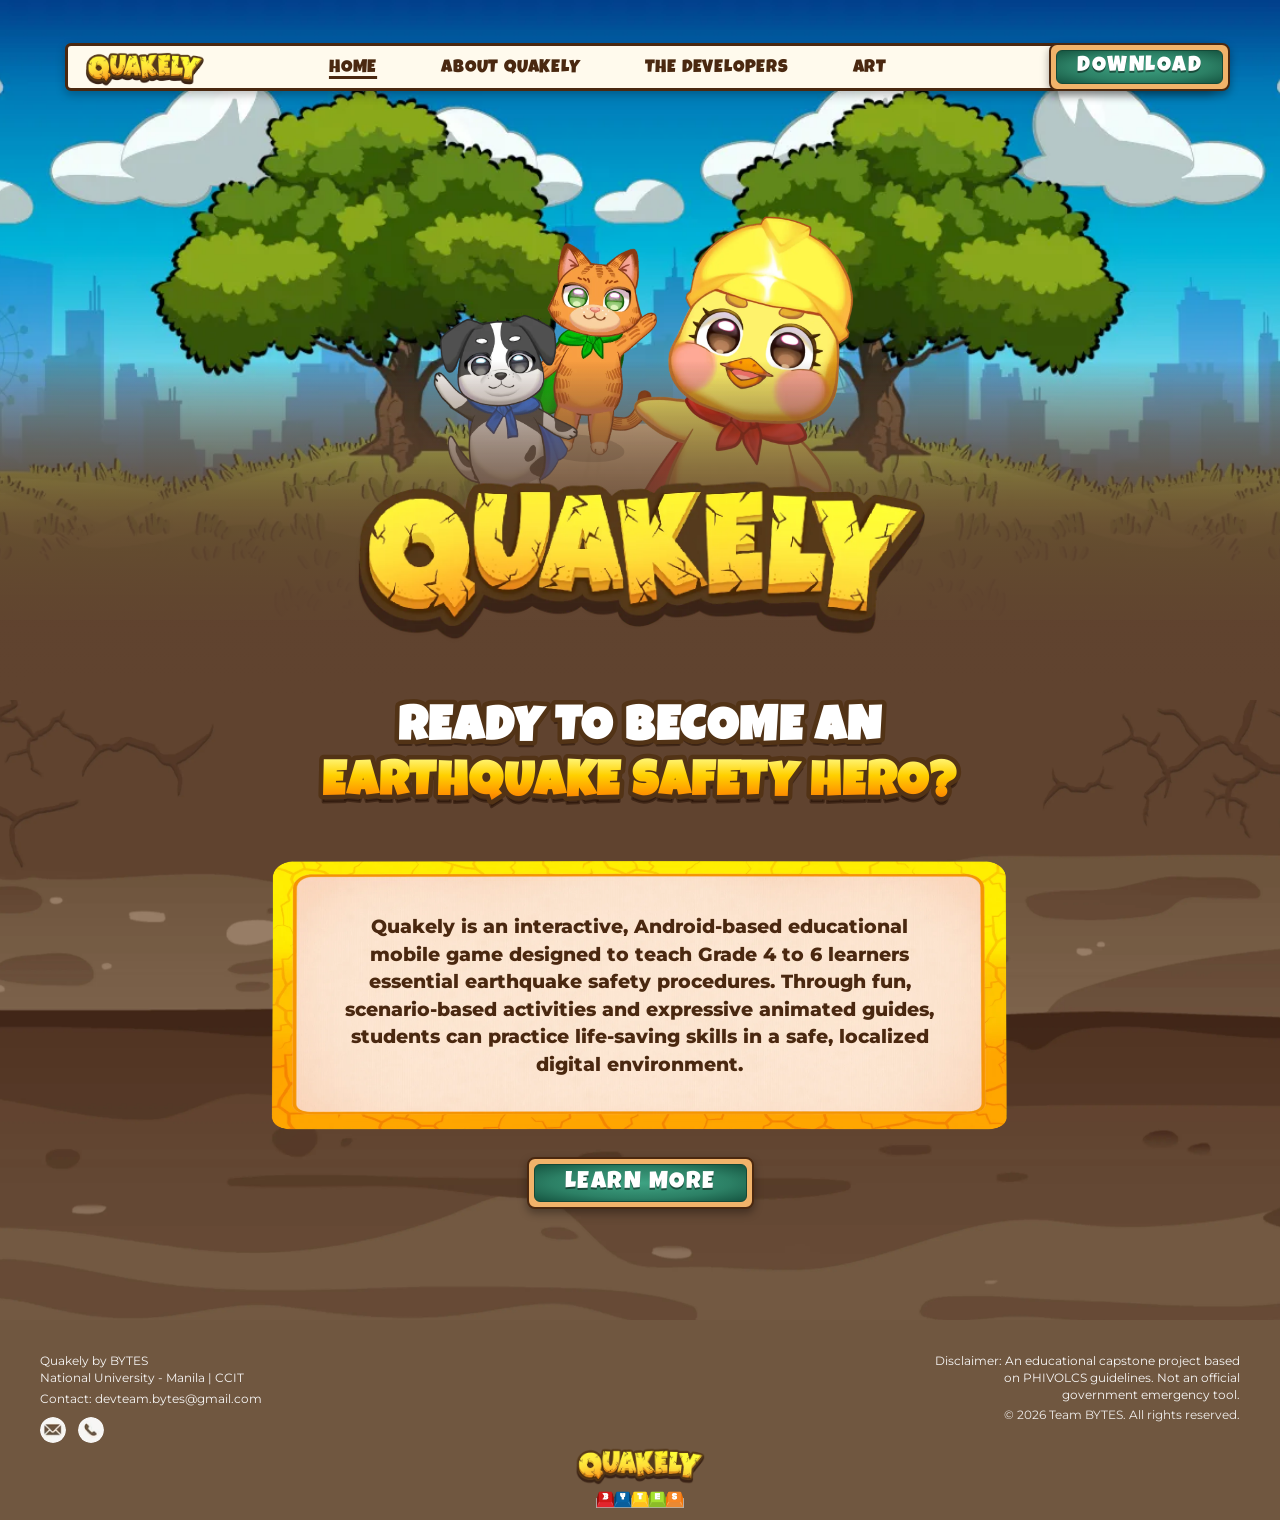
<file: Quakely_Turnover/index.html>
<!doctype html>
<html lang="en">
  <head>
    <meta charset="utf-8" />
    <meta name="viewport" content="width=device-width, initial-scale=1.0" />
    <title>Quakely - Ready to Become an Earthquake Safety Hero?</title>
    <link rel="icon" type="image/png" href="Q LOGO 2.png" />

    <meta
      property="og:title"
      content="Quakely - Ready to Become an Earthquake Safety Hero?"
    />
    <meta
      property="og:image"
      content="https://quakelywebsite.vercel.app/Home%20Assets/HOME%20FULL%20ART%202.webp"
    />
    <meta
      property="og:url"
      content="https://quakelywebsite.vercel.app/index.html"
    />
    <meta property="og:type" content="website" />

    <link href="https://fonts.googleapis.com" rel="preconnect" />
    <link href="https://fonts.gstatic.com" rel="preconnect" />
    <link
      href="https://fonts.googleapis.com/css2?family=Luckiest+Guy&family=Montserrat:ital,wght@0,400;0,500;0,700;0,800;1,400&display=swap"
      rel="stylesheet"
    />
    <link
      rel="preload"
      as="image"
      href="Home Assets/HOME FULL ART 1.webp"
      fetchpriority="high"
    />
    <link href="styles/index.css" rel="stylesheet" />
  </head>
  <body>
    <div class="page-wrapper">
      <main class="content-landmark">
        <section class="section-art">
          <header class="navbar">
            <a class="nav-logo" href="index.html">
              <img
                alt="Quakely Logo"
                height="356"
                src="Home Assets/Quakely Primary Logo.webp"
                width="2000"
              />
            </a>
            <button
              aria-expanded="false"
              aria-label="Menu"
              id="resp-nav-toggle"
            >
              ☰
            </button>
            <ul class="nav-links">
              <li><a class="active" href="index.html">HOME</a></li>
              <li><a href="about.html">ABOUT QUAKELY</a></li>
              <li><a href="devs.html">THE DEVELOPERS</a></li>
              <li><a href="art.html">ART</a></li>
              <li class="nav-download-item">
                <a class="btn-download" href="download.html">
                  <span>DOWNLOAD</span>
                </a>
              </li>
            </ul>
          </header>
          <div class="characters-container">
            <img
              alt="Ningning"
              class="char-gif char-ningning"
              height="2000"
              loading="lazy"
              src="Home Assets/NINGNING HOME.webp"
              width="1125"
            />
            <img
              alt="Paopao"
              class="char-gif char-paopao"
              height="2000"
              loading="lazy"
              src="Home Assets/PAOPAO HOME.webp"
              width="1125"
            />
            <img
              alt="Chichi"
              class="char-gif char-chichi"
              height="2000"
              loading="lazy"
              src="Home Assets/CHICHI HOME.webp"
              width="1125"
            />
          </div>
        </section>
        <div class="gradient-overlay-wrapper">
          <img
            alt="Brown Gradient"
            class="gradient-bg-img"
            height="578"
            loading="lazy"
            src="Home Assets/BROWN GRADIENT.webp"
            width="4277"
          />
          <div class="hero-center-logo">
            <img
              alt="Quakely"
              class="hero-logo-img"
              height="356"
              src="Home Assets/Quakely Primary Logo.webp"
              width="2000"
            />
          </div>
          <div class="hero-headline">
            <svg class="headline-svg" viewbox="0 0 1200 180">
              <defs>
                <lineargradient
                  id="yellowOrangeGrad"
                  x1="0%"
                  x2="0%"
                  y1="0%"
                  y2="100%"
                >
                  <stop offset="0%" stop-color="#FFF77A"></stop>
                  <stop offset="35%" stop-color="#FFD000"></stop>
                  <stop offset="70%" stop-color="#FF9600"></stop>
                  <stop offset="100%" stop-color="#E05B00"></stop>
                </lineargradient>
              </defs>
              <text class="white-shadow" x="50%" y="90">
                READY TO BECOME AN
              </text>
              <text class="white-stroke" x="50%" y="90">
                READY TO BECOME AN
              </text>
              <text class="white-fill" x="50%" y="90">READY TO BECOME AN</text>
              <text class="yellow-shadow" x="50%" y="150">
                EARTHQUAKE SAFETY HERO?
              </text>
              <text class="yellow-stroke" x="50%" y="150">
                EARTHQUAKE SAFETY HERO?
              </text>
              <text class="yellow-fill" x="50%" y="150">
                EARTHQUAKE SAFETY HERO?
              </text>
            </svg>
          </div>
        </div>
        <section class="section-layers">
          <div class="yellow-base-wrapper">
            <img
              alt="Yellow Base"
              class="yellow-base-bg"
              height="1025"
              loading="lazy"
              src="Home Assets/YELLOW BASE.webp"
              width="2788"
            />
            <div class="info-card-text">
              <p>
                Quakely is an interactive, Android-based educational mobile game
                designed to teach Grade 4 to 6 learners essential earthquake
                safety procedures. Through fun, scenario-based activities and
                expressive animated guides, students can practice life-saving
                skills in a safe, localized digital environment.
              </p>
            </div>
          </div>
          <a class="btn-learn-more" href="about.html">
            <span>Learn More</span>
          </a>
        </section>
      </main>
      <footer class="footer">
        <div class="footer-inner">
          <div class="footer-columns">
            <div class="footer-left">
              <p>Quakely by BYTES</p>
              <p>National University - Manila | CCIT</p>
              <p style="margin-top: 4px">
                Contact:
                <a
                  class="email-link"
                  href="https://mail.google.com/mail/?view=cm&fs=1&to=devteam.bytes@gmail.com"
                  rel="noopener noreferrer"
                  target="_blank"
                >
                  devteam.bytes@gmail.com
                </a>
              </p>
              <div class="contact-icons-row">
                <a
                  class="contact-icon-circle"
                  href="https://mail.google.com/mail/?view=cm&fs=1&to=devteam.bytes@gmail.com"
                  rel="noopener noreferrer"
                  target="_blank"
                  title="Compose Email in Gmail"
                >
                  <img
                    alt="Email"
                    height="30"
                    loading="lazy"
                    src="Home Assets/EMAIL ICON.webp"
                    width="30"
                  />
                </a>
                <a
                  class="contact-icon-circle"
                  href="tel:+639991867943"
                  title="Call Us"
                >
                  <img
                    alt="Phone"
                    height="30"
                    loading="lazy"
                    src="Home Assets/PHONE ICON.webp"
                    width="30"
                  />
                </a>
              </div>
            </div>
            <div class="footer-right">
              <p style="padding-bottom: 4px">
                Disclaimer: An educational capstone project based<br />
                on PHIVOLCS guidelines. Not an official<br />
                government emergency tool.
              </p>
              <p class="copyright">© 2026 Team BYTES. All rights reserved.</p>
            </div>
          </div>
          <div class="footer-center">
            <div class="footer-logos">
              <img
                alt="Quakely Logo"
                class="quakely-logo"
                height="356"
                src="Home Assets/Quakely Primary Logo.webp"
                width="2000"
              />
              <img
                alt="BYTES Logo"
                class="bytes-logo"
                height="606"
                src="Home Assets/BYTES logo transp bg.webp"
                width="2686"
              />
            </div>
          </div>
        </div>
      </footer>
    </div>
    <script>
      // Responsive Navbar Toggle
      const navToggle = document.getElementById("resp-nav-toggle");
      const navbar = document.querySelector(".navbar");
      if (navToggle && navbar && !navToggle.dataset.bound) {
        navToggle.dataset.bound = "true";
        navToggle.addEventListener("click", () => {
          const isExpanded = navToggle.getAttribute("aria-expanded") === "true";
          navToggle.setAttribute("aria-expanded", !isExpanded);
          navbar.classList.toggle("resp-open");
        });
      }
    </script>
  </body>
</html>
</file>
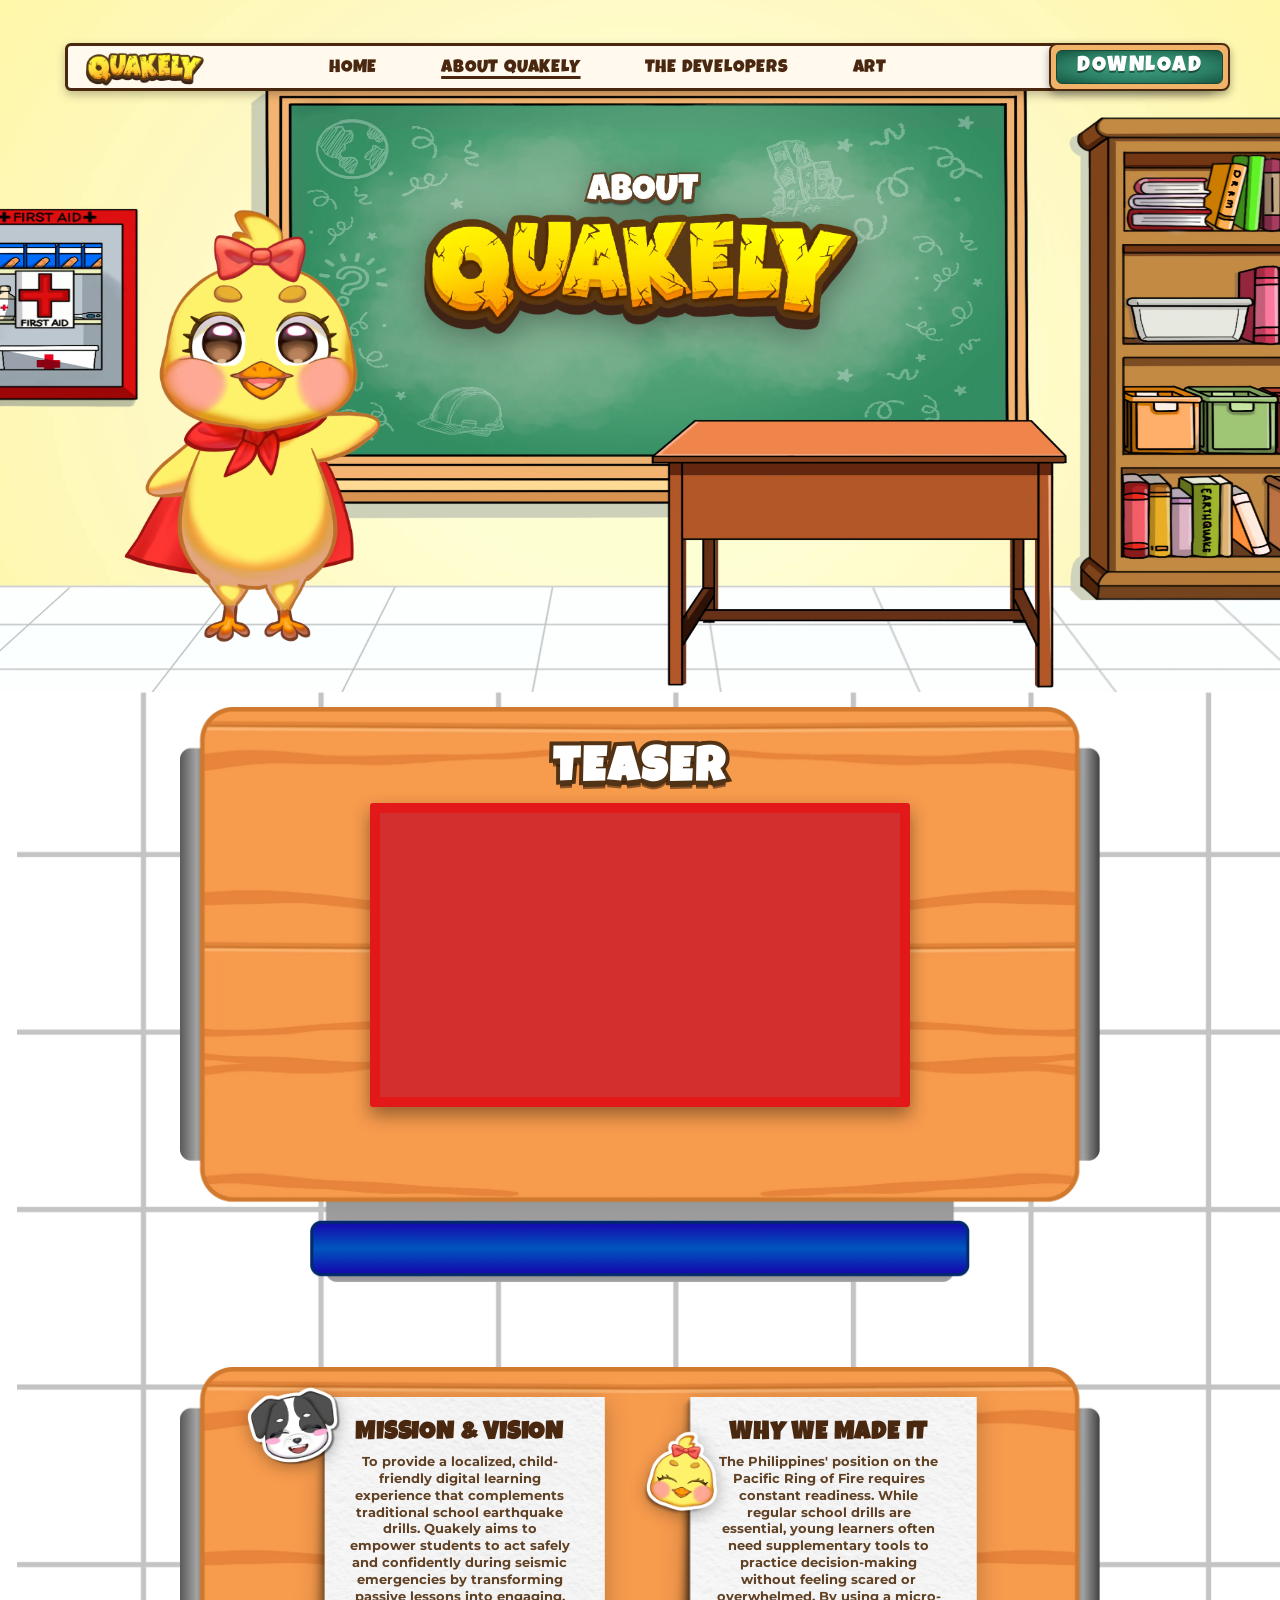
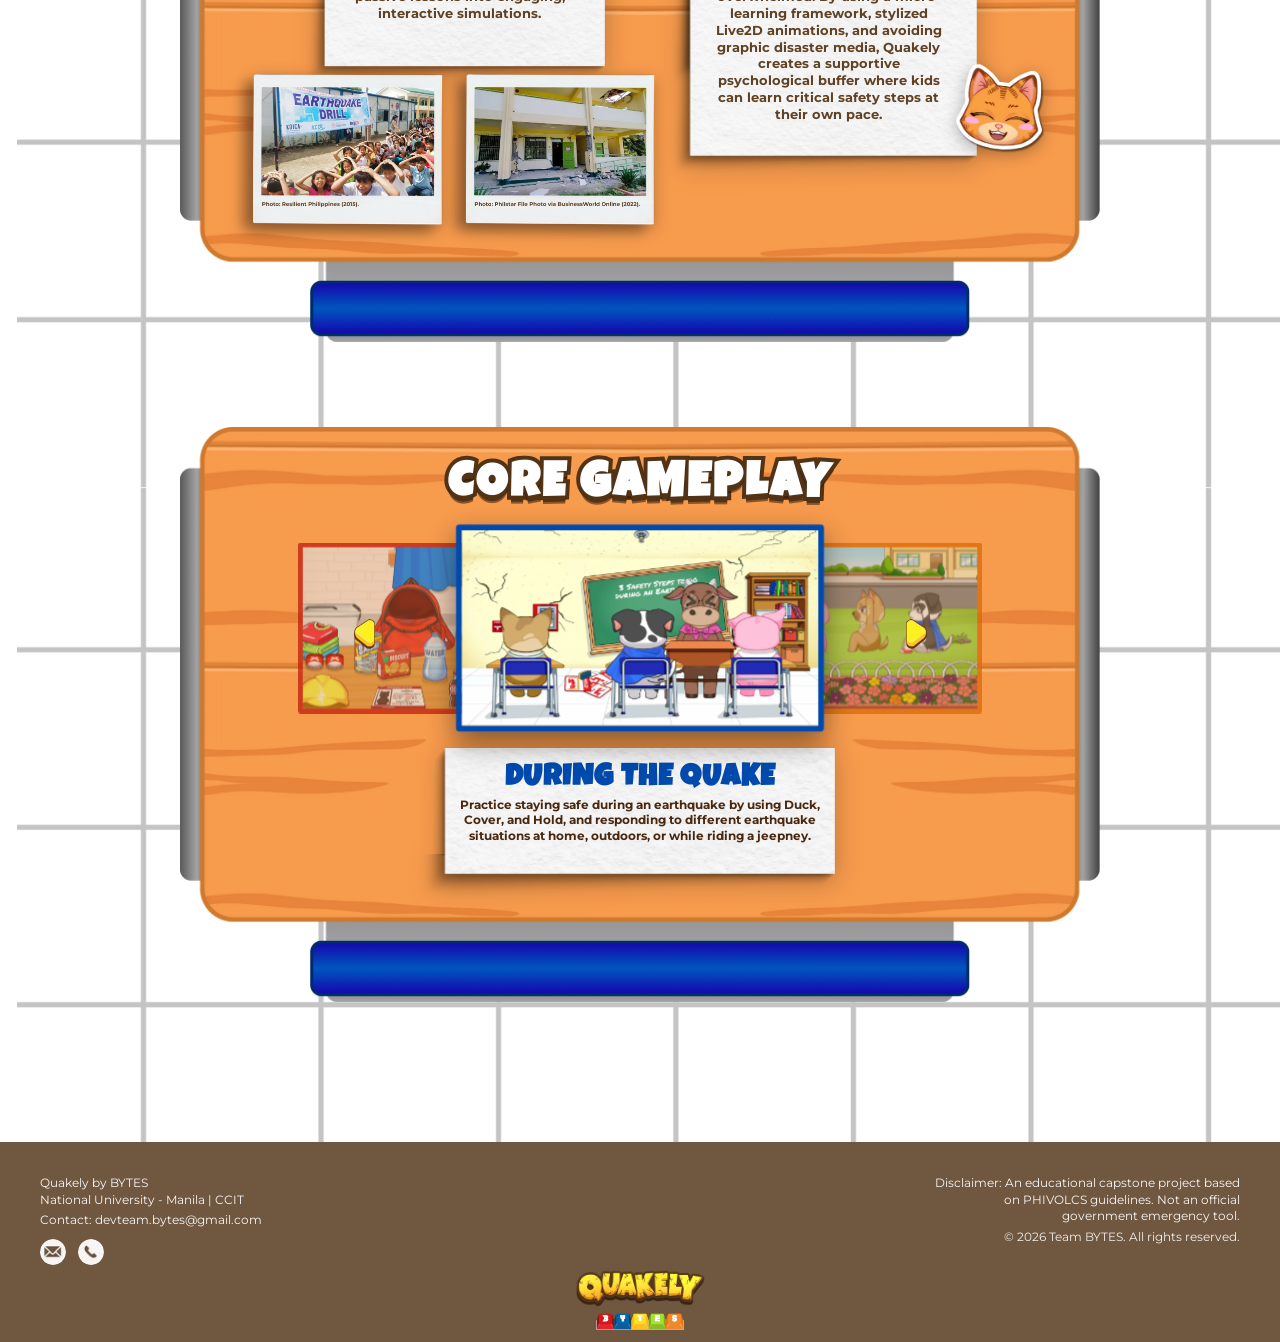
<file: Quakely_Turnover/about.html>
<!doctype html>
<html lang="en">
  <head>
    <link rel="preload" as="image" href="About Assets/ABT FULL ART 4.webp" />
    <meta charset="utf-8" />
    <meta
      name="viewport"
      content="width=device-width, initial-scale=1.0, maximum-scale=1.0, user-scalable=no"
    />
    <title>About Quakely - Earthquake Safety Hero</title>
    <link rel="icon" type="image/png" href="Q LOGO 2.png" />

    <meta property="og:title" content="Learn more about Quakely!" />
    <meta
      property="og:image"
      content="https://quakelywebsite.vercel.app/Home%20Assets/HOME%20FULL%20ART%202.webp"
    />
    <meta
      property="og:url"
      content="https://quakelywebsite.vercel.app/about.html"
    />
    <meta property="og:type" content="website" />

    <link href="https://fonts.googleapis.com" rel="preconnect" />
    <link crossorigin="" href="https://fonts.gstatic.com" rel="preconnect" />
    <link
      href="https://fonts.googleapis.com/css2?family=Luckiest+Guy&family=Montserrat:ital,wght@0,400;0,500;0,700;0,800;1,400&display=swap"
      rel="stylesheet"
    />
    <link href="styles/about.css" rel="stylesheet" />
    <style>
      /* Nav logo + links hover */
      .nav-logo {
        display: inline-block;
        transition:
          translate 0.25s ease,
          filter 0.25s ease;
      }

      .nav-logo:hover {
        translate: 0 -2px;
        filter: brightness(1.08) drop-shadow(0 4px 10px rgba(0, 0, 0, 0.15));
      }

      .nav-links a {
        display: inline-block;
        transition:
          translate 0.2s ease,
          filter 0.2s ease;
      }

      .nav-links a:hover {
        translate: 0 -2px;
        filter: brightness(1.15);
      }

      .btn-download {
        display: inline-block;
        transition:
          translate 0.2s ease,
          filter 0.2s ease;
      }

      .btn-download:hover {
        translate: 0 -3px;
        filter: brightness(1.1);
      }

      /* Hero About logo hover (Chichi gif excluded) */
      .hero-abt-logo {
        position: relative;
        z-index: 2;
        cursor: pointer;
        transition:
          translate 0.25s ease,
          filter 0.25s ease;
      }

      .hero-abt-logo:hover {
        translate: 0 -4px;
        filter: brightness(1.08) drop-shadow(0 8px 18px rgba(0, 0, 0, 0.2));
      }

      /* Teaser video container hover */
      .red-video-container {
        transition:
          translate 0.25s ease,
          filter 0.25s ease;
        cursor: pointer;
      }

      .red-video-container:hover {
        translate: 0 -4px;
        filter: brightness(1.05) drop-shadow(0 8px 16px rgba(0, 0, 0, 0.2));
      }

      /* Mascot stickers hover */
      .sticker-paopao,
      .sticker-chichi,
      .sticker-ningning {
        transition:
          translate 0.25s ease,
          filter 0.25s ease;
        cursor: pointer;
      }

      .sticker-paopao:hover,
      .sticker-chichi:hover,
      .sticker-ningning:hover {
        translate: 0 -5px;
        filter: brightness(1.08) drop-shadow(0 6px 14px rgba(0, 0, 0, 0.18));
      }

      /* Paper cards hover (Mission/Vision, Why We Made It, Gameplay paper) */
      .paper-card,
      .gameplay-paper-wrapper {
        transition:
          translate 0.25s ease,
          filter 0.25s ease;
      }

      .paper-card:hover,
      .gameplay-paper-wrapper:hover {
        translate: 0 -4px;
        filter: brightness(1.04) drop-shadow(0 8px 16px rgba(0, 0, 0, 0.15));
      }

      /* Polaroid photos hover */
      .polaroids-row img {
        transition:
          translate 0.25s ease,
          filter 0.25s ease;
        cursor: pointer;
      }

      .polaroids-row img:hover {
        translate: 0 -4px;
        filter: brightness(1.06) drop-shadow(0 6px 12px rgba(0, 0, 0, 0.18));
      }

      /* Carousel arrows - press/keyboard feedback instead of hover (works on touch too) */
      .carousel-btn {
        transition:
          translate 0.15s ease,
          filter 0.15s ease;
      }

      /* Carousel cards - persistent highlight on the active card, press feedback on tap */
      .carousel-card {
        transition:
          transform 0.25s ease,
          box-shadow 0.25s ease;
        cursor: pointer;
      }

      .carousel-card:focus-visible {
        outline: 3px solid #ffd000;
        outline-offset: 2px;
      }

      /* Contact icons hover */
      .contact-icon-circle {
        transition:
          translate 0.2s ease,
          filter 0.2s ease;
      }

      .contact-icon-circle:hover {
        translate: 0 -3px;
        filter: brightness(1.1) drop-shadow(0 4px 8px rgba(0, 0, 0, 0.15));
      }
    </style>
  </head>
  <body>
    <div class="page-wrapper">
      <!-- Top Section -->
      <section class="section-art">
        <header class="navbar">
          <a class="nav-logo" href="index.html">
            <img
              alt="Quakely Logo"
              height="356"
              src="Home Assets/Quakely Primary Logo.webp"
              width="2000"
            />
          </a>
          <button aria-expanded="false" aria-label="Menu" id="resp-nav-toggle">
            ☰
          </button>

          <ul class="nav-links">
            <li><a href="index.html">HOME</a></li>
            <li><a class="active" href="about.html">ABOUT QUAKELY</a></li>
            <li><a href="devs.html">THE DEVELOPERS</a></li>
            <li><a href="art.html">ART</a></li>
            <li class="nav-download-item">
              <a class="btn-download" href="download.html">
                <span>DOWNLOAD</span>
              </a>
            </li>
          </ul>
        </header>
        <div class="hero-content-stage">
          <img
            alt="About Quakely Logo"
            class="hero-abt-logo"
            height="563"
            src="About Assets/ABT LOGO.webp"
            width="1369"
          />
          <img
            class="hero-chick-gif desktop-only"
            src="About Assets/chichi_point_talk.webp"
            alt="Chichi talking"
            width="720"
            height="1280"
          />
        </div>
      </section>
      <!--Floor Background -->
      <main class="floor-section">
        <!-- Table 1: Teaser Section -->
        <div class="table-board-unit">
          <img
            alt="Table and Chair Board"
            class="table-chair-bg"
            height="2369"
            loading="lazy"
            src="About Assets/TABLE AND CHAIR.webp"
            width="3791"
          />
          <div class="board-overlay-content">
            <h2 class="section-board-title title-teaser">TEASER</h2>
            <div class="red-video-container">
              <iframe
                loading="lazy"
                allow="
                  accelerometer;
                  autoplay;
                  clipboard-write;
                  encrypted-media;
                  gyroscope;
                  picture-in-picture;
                  web-share;
                "
                allowfullscreen=""
                frameborder="0"
                src="https://www.youtube.com/embed/n-upKyNUd9M"
                style="display: block; width: 100%; height: 100%; border: 0"
                title="Quakely Teaser"
              ></iframe>
            </div>
          </div>
        </div>
        <!-- Table 2 -->
        <div class="table-board-unit">
          <img
            alt="Table and Chair Board"
            class="table-chair-bg"
            height="2369"
            loading="lazy"
            src="About Assets/TABLE AND CHAIR.webp"
            width="3791"
          />
          <div class="board-overlay-content" style="padding-top: 20px">
            <div class="papers-layout-wrapper">
              <img
                alt="Paopao Mascot"
                class="sticker-paopao"
                height="572"
                loading="lazy"
                src="About Assets/PAOPAO STICKER.webp"
                width="591"
              />
              <img
                alt="Chichi Mascot"
                class="sticker-chichi"
                height="563"
                loading="lazy"
                src="About Assets/CHICHI STICKER.webp"
                width="569"
              />
              <img
                alt="Ningning Mascot"
                class="sticker-ningning"
                height="578"
                loading="lazy"
                src="About Assets/NINGNING STICKER.webp"
                width="575"
              />
              <div class="left-paper-column">
                <div class="paper-card">
                  <img
                    alt="Mission and Vision"
                    class="paper-short-img"
                    height="1266"
                    loading="lazy"
                    src="About Assets/WHITE PAPER SHORT.webp"
                    width="1266"
                  />
                  <div class="paper-text-overlay overlay-left">
                    <h3 class="paper-heading">MISSION & VISION</h3>
                    <p class="paper-text">
                      To provide a localized, child-friendly digital learning
                      experience that complements traditional school earthquake
                      drills. Quakely aims to empower students to act safely and
                      confidently during seismic emergencies by transforming
                      passive lessons into engaging, interactive simulations.
                    </p>
                  </div>
                </div>
                <div class="polaroids-row">
                  <img
                    alt="Earthquake Drill"
                    height="747"
                    loading="lazy"
                    src="About Assets/POLA 2.webp"
                    width="900"
                  />
                  <img
                    alt="Drill Photo"
                    height="747"
                    loading="lazy"
                    src="About Assets/POLA 1.webp"
                    width="900"
                  />
                </div>
              </div>
              <div class="right-paper-column">
                <div class="paper-card">
                  <img
                    alt="Why We Made It"
                    class="paper-long-img"
                    height="1672"
                    loading="lazy"
                    src="About Assets/WHITE PAPER LONG.webp"
                    width="1266"
                  />
                  <div class="paper-text-overlay overlay-right">
                    <h3 class="paper-heading">WHY WE MADE IT</h3>
                    <p class="paper-text">
                      The Philippines' position on the Pacific Ring of Fire
                      requires constant readiness. While regular school drills
                      are essential, young learners often need supplementary
                      tools to practice decision-making without feeling scared
                      or overwhelmed. By using a micro-learning framework,
                      stylized Live2D animations, and avoiding graphic disaster
                      media, Quakely creates a supportive psychological buffer
                      where kids can learn critical safety steps at their own
                      pace.
                    </p>
                  </div>
                </div>
              </div>
            </div>
          </div>
        </div>
        <!-- Table 3 -->
        <div class="table-board-unit">
          <img
            alt="Table and Chair Board"
            class="table-chair-bg"
            height="2369"
            loading="lazy"
            src="About Assets/TABLE AND CHAIR.webp"
            width="3791"
          />
          <div class="board-overlay-content">
            <h2 class="section-board-title title-gameplay">CORE GAMEPLAY</h2>
            <div class="gameplay-carousel-container">
              <button
                aria-label="Previous Slide"
                class="carousel-btn btn-prev"
                onclick="prevSlide()"
              >
                <img
                  alt="Previous"
                  class="arrow-img arrow-prev-img"
                  height="2160"
                  loading="lazy"
                  src="About Assets/Arrow.webp"
                  width="3840"
                />
              </button>
              <button
                aria-label="Next Slide"
                class="carousel-btn btn-next"
                onclick="nextSlide()"
              >
                <img
                  alt="Next"
                  class="arrow-img arrow-next-img"
                  height="2160"
                  loading="lazy"
                  src="About Assets/Arrow.webp"
                  width="3840"
                />
              </button>
              <div class="carousel-cards-stage">
                <div
                  class="carousel-card card-before prev"
                  onclick="setSlide(0)"
                >
                  <img
                    alt="Before the Quake"
                    height="4681"
                    loading="lazy"
                    src="About Assets/BEFORE CORE.webp"
                    width="10418"
                  />
                </div>
                <div
                  class="carousel-card card-during active"
                  onclick="setSlide(1)"
                >
                  <img
                    alt="During the Quake"
                    height="4684"
                    loading="lazy"
                    src="About Assets/DURING CORE.webp"
                    width="10421"
                  />
                </div>
                <div
                  class="carousel-card card-after next"
                  onclick="setSlide(2)"
                >
                  <img
                    alt="After the Quake"
                    height="886"
                    loading="lazy"
                    src="About Assets/AFTER CORE.webp"
                    width="1917"
                  />
                </div>
              </div>
              <div class="gameplay-paper-wrapper">
                <img
                  alt="Paper Container"
                  class="paper-very-short-img"
                  height="625"
                  loading="lazy"
                  src="About Assets/WHITE PAPER VERY SHORT.webp"
                  width="1719"
                />
                <div class="gameplay-text-overlay">
                  <h3
                    class="gameplay-title title-color-during"
                    id="carousel-title"
                  >
                    DURING THE QUAKE
                  </h3>
                  <p class="gameplay-desc" id="carousel-desc">
                    Learn how to pack an emergency Go Bag, familiarize yourself
                    with a First Aid kit, and spot dangerous hazards in your
                    living room, kitchen, and classroom.
                  </p>
                </div>
              </div>
            </div>
          </div>
        </div>
      </main>
      <!-- Footer -->
      <footer class="footer">
        <div class="footer-inner">
          <div class="footer-columns">
            <div class="footer-left">
              <p>Quakely by BYTES</p>
              <p>National University - Manila | CCIT</p>
              <p style="margin-top: 4px">
                Contact:
                <a
                  class="email-link"
                  href="https://mail.google.com/mail/?view=cm&fs=1&to=devteam.bytes@gmail.com"
                  rel="noopener noreferrer"
                  target="_blank"
                >
                  devteam.bytes@gmail.com
                </a>
              </p>
              <div class="contact-icons-row">
                <a
                  class="contact-icon-circle"
                  href="https://mail.google.com/mail/?view=cm&fs=1&to=devteam.bytes@gmail.com"
                  rel="noopener noreferrer"
                  target="_blank"
                  title="Compose Email in Gmail"
                >
                  <img
                    alt="Email"
                    height="30"
                    loading="lazy"
                    src="Home Assets/EMAIL ICON.webp"
                    width="30"
                  />
                </a>
                <a
                  class="contact-icon-circle"
                  href="tel:+639991867943"
                  title="Call Us"
                >
                  <img
                    alt="Phone"
                    height="30"
                    loading="lazy"
                    src="Home Assets/PHONE ICON.webp"
                    width="30"
                  />
                </a>
              </div>
            </div>
            <div class="footer-right">
              <p style="padding-bottom: 4px">
                Disclaimer: An educational capstone project based<br />
                on PHIVOLCS guidelines. Not an official<br />
                government emergency tool.
              </p>
              <p class="copyright">© 2026 Team BYTES. All rights reserved.</p>
            </div>
          </div>
          <div class="footer-center">
            <div class="footer-logos">
              <img
                alt="Quakely Logo"
                class="quakely-logo"
                height="356"
                src="Home Assets/Quakely Primary Logo.webp"
                width="2000"
              />
              <img
                alt="BYTES Logo"
                class="bytes-logo"
                height="606"
                src="Home Assets/BYTES logo transp bg.webp"
                width="2686"
              />
            </div>
          </div>
        </div>
      </footer>
    </div>
    <!-- Scripts -->
    <script>
      function togglePlay(container) {
        const video = container.querySelector("video");
        if (video) {
          if (video.paused) {
            video.play();
          } else {
            video.pause();
          }
        }
      }

      const slidesData = [
        {
          title: "BEFORE THE QUAKE",
          desc: "Prepare for an earthquake by packing essential supplies, securing dangerous objects at home and school, and identifying important safety equipment through interactive preparation tasks.",
          titleClass: "title-color-before",
        },
        {
          title: "DURING THE QUAKE",
          desc: "Practice staying safe during an earthquake by using Duck, Cover, and Hold, and responding to different earthquake situations at home, outdoors, or while riding a jeepney.",
          titleClass: "title-color-during",
        },
        {
          title: "AFTER THE QUAKE",
          desc: "Learn what to do after an earthquake by using emergency supplies, treating injuries, calling for help, clearing safe paths, and helping others evacuate while staying alert for aftershocks.",
          titleClass: "title-color-after",
        },
      ];

      let currentIndex = 1;
      let hasScrolledCarousel = false;

      function updateCarousel(cards, titleElem, descElem) {
        cards.forEach((card, index) => {
          card.classList.remove("active", "prev", "next");

          if (index === currentIndex) {
            card.classList.add("active");
          } else if (
            index ===
            (currentIndex - 1 + slidesData.length) % slidesData.length
          ) {
            card.classList.add("prev");
          } else {
            card.classList.add("next");
          }
        });

        const containers = document.querySelectorAll(".table-board-unit");
        containers.forEach((container) => {
          if (container.querySelector(".active")) {
            container.classList.add("has-active-child");
          } else {
            container.classList.remove("has-active-child");
          }
        });

        if (titleElem && descElem) {
          titleElem.textContent = slidesData[currentIndex].title;
          descElem.textContent = slidesData[currentIndex].desc;
          titleElem.className = `gameplay-title ${slidesData[currentIndex].titleClass}`;
        }
        const paperWrapper = document.querySelector(".gameplay-paper-wrapper");
        if (paperWrapper) {
          paperWrapper.style.display = "";
        }
      }

      document.addEventListener("DOMContentLoaded", () => {
        const cards = document.querySelectorAll(".carousel-card");
        const titleElem = document.getElementById("carousel-title");
        const descElem = document.getElementById("carousel-desc");
        const btnPrev = document.querySelector(".btn-prev");
        const btnNext = document.querySelector(".btn-next");
        const carouselContainer = document.querySelector(
          ".gameplay-carousel-container",
        );

        if (!cards.length) return;

        let isAnimating = false;
        const animationLockTime = 350; // matches transition duration to prevent spam taps

        const handleNext = () => {
          if (isAnimating) return;
          isAnimating = true;
          hasScrolledCarousel = true;
          currentIndex = (currentIndex + 1) % slidesData.length;
          updateCarousel(cards, titleElem, descElem);
          setTimeout(() => {
            isAnimating = false;
          }, animationLockTime);
        };

        const handlePrev = () => {
          if (isAnimating) return;
          isAnimating = true;
          hasScrolledCarousel = true;
          currentIndex =
            (currentIndex - 1 + slidesData.length) % slidesData.length;
          updateCarousel(cards, titleElem, descElem);
          setTimeout(() => {
            isAnimating = false;
          }, animationLockTime);
        };

        if (btnNext) btnNext.addEventListener("click", handleNext);
        if (btnPrev) btnPrev.addEventListener("click", handlePrev);

        cards.forEach((card) => {
          card.addEventListener("click", () => {
            if (isAnimating) return;
            isAnimating = true;
            hasScrolledCarousel = true;
            const idx = parseInt(card.getAttribute("data-index"), 10);
            if (!isNaN(idx)) {
              currentIndex = idx;
              updateCarousel(cards, titleElem, descElem);
            }
            setTimeout(() => {
              isAnimating = false;
            }, animationLockTime);
          });
        });

        // Touch event handling with passive options to prevent memory/performance leaks
        let touchStartX = 0;
        let touchEndX = 0;

        const handleTouchStart = (e) => {
          touchStartX = e.changedTouches[0].screenX;
        };

        const handleTouchEnd = (e) => {
          if (isAnimating) return;
          touchEndX = e.changedTouches[0].screenX;
          const diff = touchStartX - touchEndX;
          if (Math.abs(diff) > 50) {
            if (diff > 0) handleNext();
            else handlePrev();
          }
        };

        if (carouselContainer) {
          carouselContainer.addEventListener("touchstart", handleTouchStart, {
            passive: true,
          });
          carouselContainer.addEventListener("touchend", handleTouchEnd, {
            passive: true,
          });
        }

        updateCarousel(cards, titleElem, descElem);
        window.addEventListener("resize", () =>
          updateCarousel(cards, titleElem, descElem),
        );
      });

      // Responsive Navbar Toggle
      const navToggle = document.getElementById("resp-nav-toggle");
      const navbar = document.querySelector(".navbar");
      if (navToggle && navbar) {
        navToggle.addEventListener("click", () => {
          const isExpanded = navToggle.getAttribute("aria-expanded") === "true";
          navToggle.setAttribute("aria-expanded", !isExpanded);
          navbar.classList.toggle("resp-open");
        });
      }
    </script>
  </body>
</html>
</file>
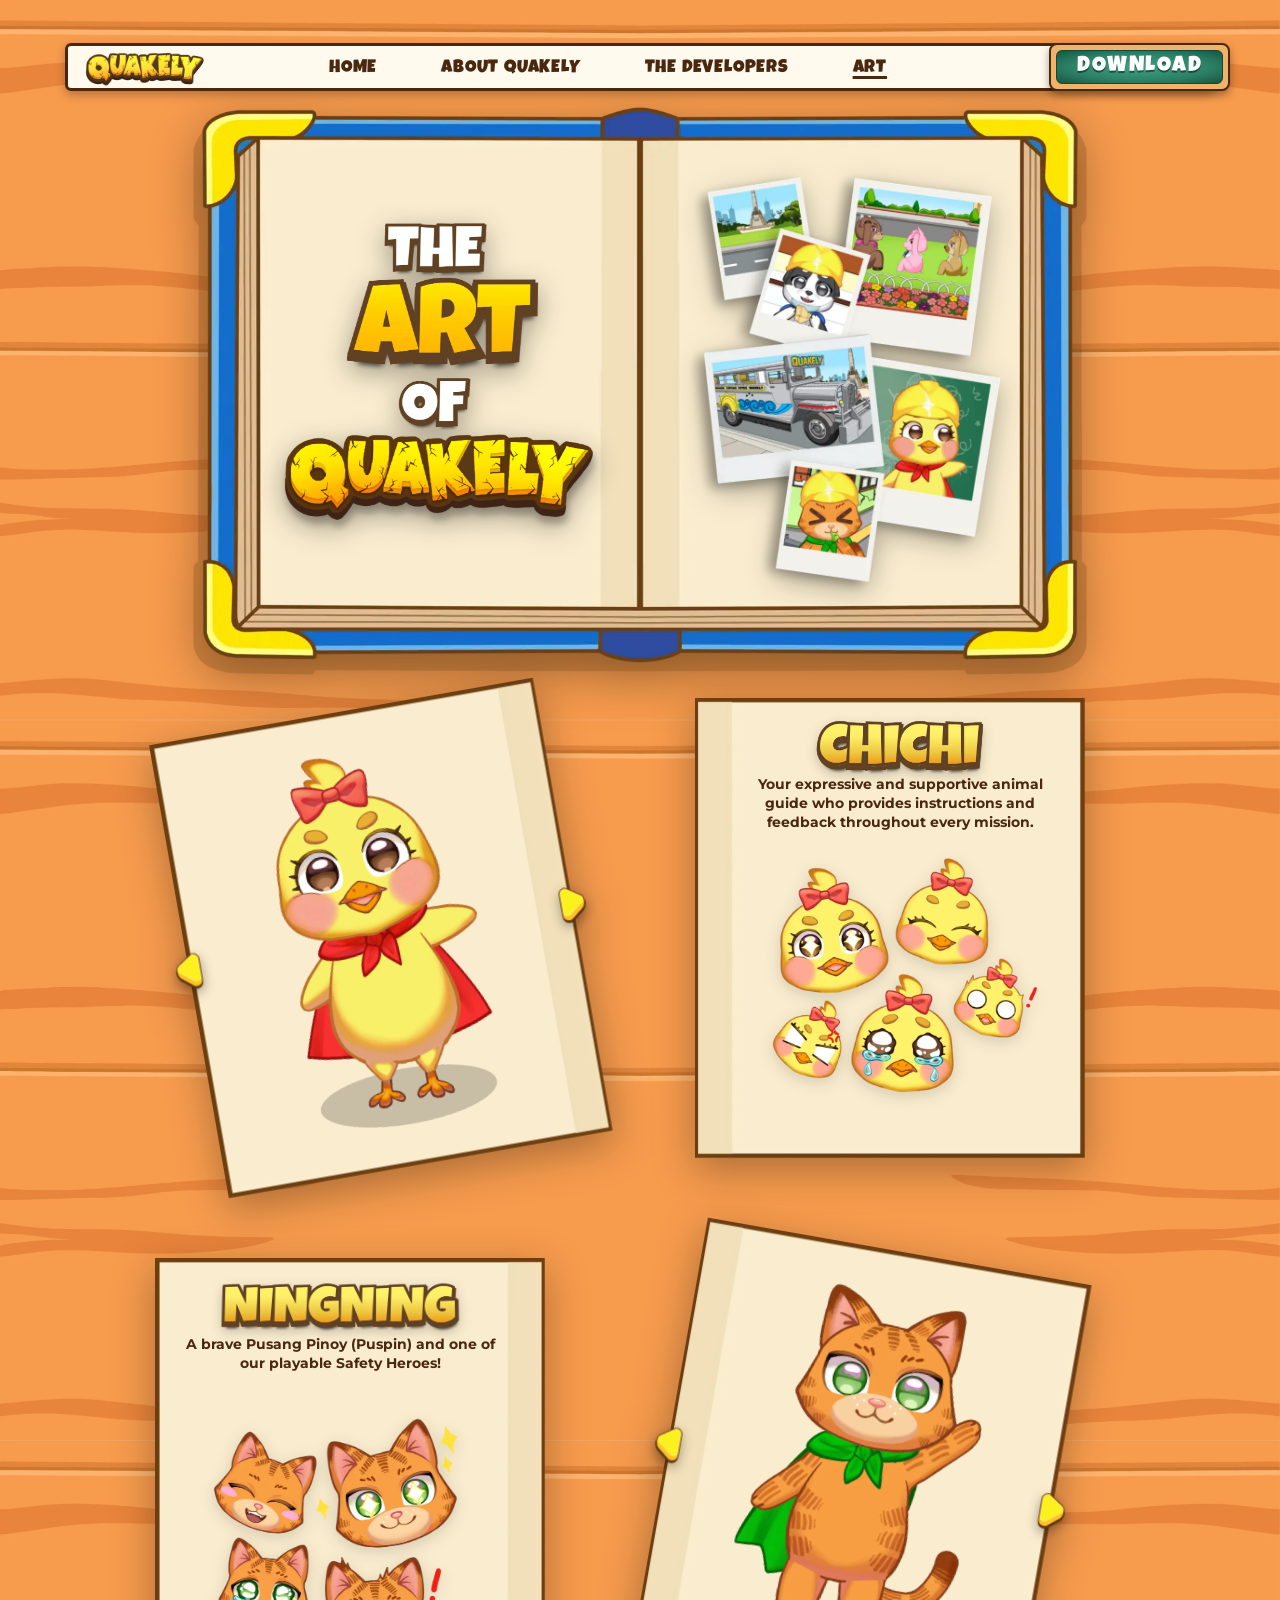
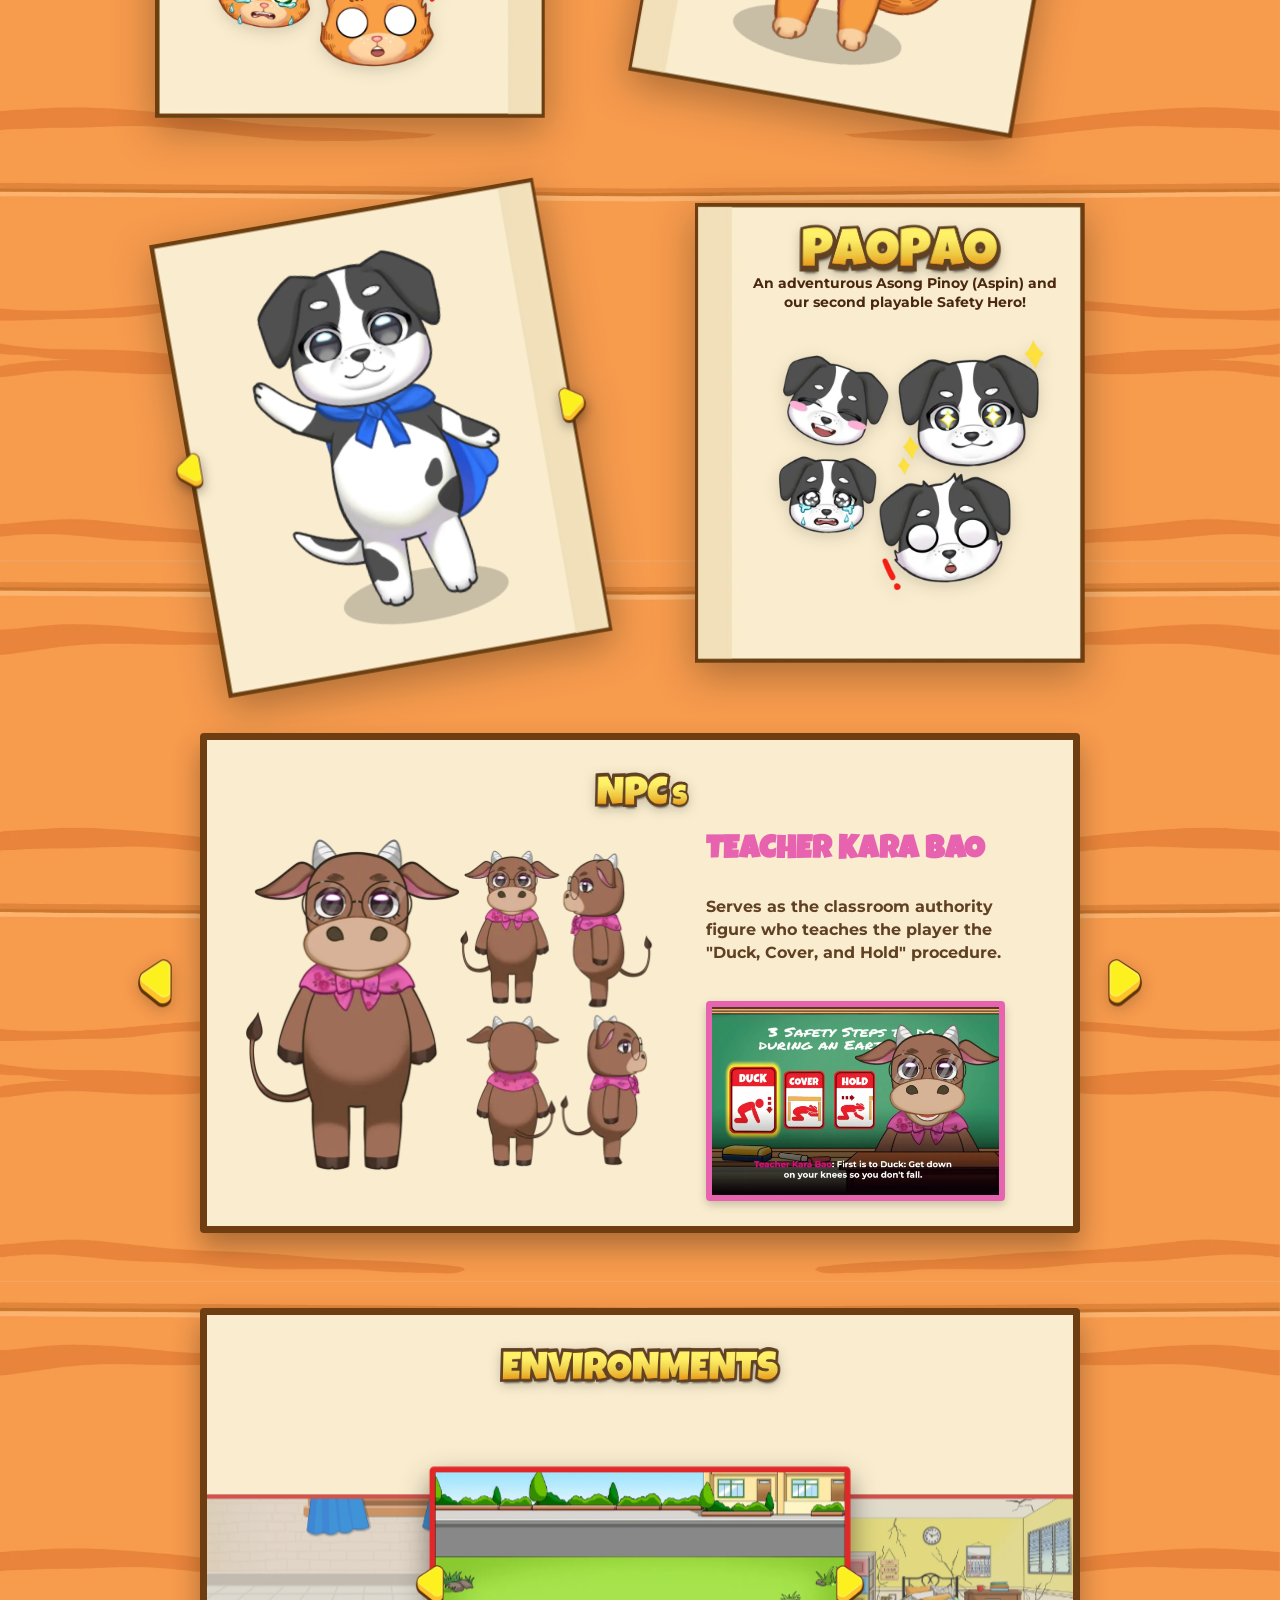
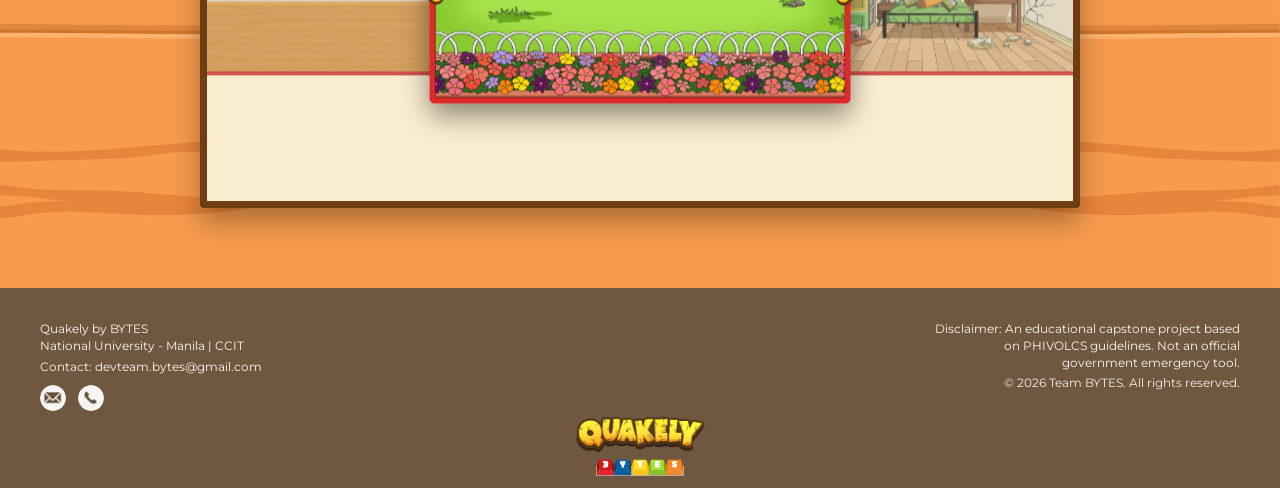
<file: Quakely_Turnover/art.html>
<!doctype html>
<html lang="en">
  <head>
    <meta charset="utf-8" />
    <meta name="viewport" content="width=device-width, initial-scale=1.0" />
    <title>The Art of Quakely - Art Gallery</title>
    <link rel="icon" type="image/png" href="Q LOGO 2.png" />

    <meta property="og:title" content="Quakely - Art Gallery" />
    <meta
      property="og:image"
      content="https://quakelywebsite.vercel.app/Home%20Assets/HOME%20FULL%20ART%202.webp"
    />
    <meta
      property="og:url"
      content="https://quakelywebsite.vercel.app/art.html"
    />
    <meta property="og:type" content="website" />

    <link href="https://fonts.googleapis.com" rel="preconnect" />
    <link crossorigin="" href="https://fonts.gstatic.com" rel="preconnect" />
    <link
      href="https://fonts.googleapis.com/css2?family=Luckiest+Guy&family=Montserrat:ital,wght@0,400;0,500;0,700;0,800;1,400&display=swap"
      rel="stylesheet"
    />
    <link href="styles/art.css" rel="stylesheet" />
    <style>
      /* Nav logo + links hover */
      .nav-logo {
        display: inline-flex;
        transition:
          translate 0.25s ease,
          filter 0.25s ease;
      }

      .nav-logo:hover {
        translate: 0 -2px;
        filter: brightness(1.08) drop-shadow(0 4px 10px rgba(0, 0, 0, 0.15));
      }

      .nav-links a {
        display: inline-block;
        transition:
          translate 0.2s ease,
          filter 0.2s ease;
      }

      .nav-links a:hover {
        translate: 0 -2px;
        filter: brightness(1.15);
      }

      .btn-download {
        transition:
          translate 0.2s ease,
          filter 0.2s ease;
      }

      .btn-download:hover {
        translate: 0 -3px;
        filter: brightness(1.1);
      }

      /* Mobile nav toggle */
      #resp-nav-toggle {
        transition: filter 0.2s ease;
      }

      #resp-nav-toggle:hover {
        filter: brightness(1.3);
      }

      /* Art logo (book) hover */
      .art-logo-img {
        transition:
          translate 0.25s ease,
          filter 0.25s ease;
        cursor: pointer;
      }

      .art-logo-img:hover {
        translate: 0 -4px;
        filter: brightness(1.06) drop-shadow(0 10px 18px rgba(0, 0, 0, 0.35));
      }

      /* Polaroids stack hover */
      .polaroids-img {
        transition:
          translate 0.25s ease,
          filter 0.25s ease;
        cursor: pointer;
      }

      .polaroids-img:hover {
        translate: 0 -4px;
        filter: brightness(1.06) drop-shadow(0 10px 18px rgba(0, 0, 0, 0.3));
      }

      /* ===================================================
         CHARACTER CARDS (Chichi / Ningning / Paopao)
         Hover lifts the CONTAINER frame. The character
         artwork (.char-display-img) gets no hover of its
         own — it just rides along since it sits inside
         the container's box.
         =================================================== */
      .art-card-item {
        transition:
          translate 0.25s ease,
          filter 0.25s ease;
        cursor: pointer;
      }

      .art-card-item:hover {
        translate: 0 -5px;
        filter: brightness(1.04) drop-shadow(0 12px 20px rgba(0, 0, 0, 0.25));
      }

      /* Character carousel arrow buttons — hover the BUTTON,
         never the arrow icon image directly */
      .char-arrow-btn {
        transition:
          translate 0.2s ease,
          filter 0.2s ease;
      }

      .char-arrow-btn:hover {
        translate: 0 -2px;
        filter: brightness(1.15);
      }

      /* ===================================================
         NPCS & ENVIRONMENTS CAROUSELS
         =================================================== */

      /* Whole carousel board — subtle overall hover feedback */
      .carousel-board {
        transition: filter 0.25s ease;
      }

      .carousel-board:hover {
        filter: brightness(1.015) drop-shadow(0 10px 20px rgba(0, 0, 0, 0.2));
      }

      /* Carousel arrow buttons — hover the BUTTON, not the icon */
      .carousel-arrow-btn {
        transition:
          translate 0.2s ease,
          filter 0.2s ease;
      }

      .carousel-arrow-btn:hover {
        translate: 0 -2px;
        filter: brightness(1.12);
      }

      /* NPC character turnaround column — hover the column,
         .npc-large-img (the artwork) gets no hover of its own */
      .npc-left-col {
        transition: translate 0.25s ease;
        cursor: pointer;
      }

      .npc-left-col:hover {
        translate: 0 -5px;
      }

      /* NPC text column — soft feedback, no images involved */
      .npc-right-col {
        transition: filter 0.2s ease;
      }

      .npc-right-col:hover {
        filter: brightness(1.03);
      }

      /* NPC in-game screenshot frame — hover the frame border/box,
         .npc-preview-img (the screenshot) gets no hover of its own */
      .npc-preview-box {
        transition:
          translate 0.25s ease,
          filter 0.25s ease;
        cursor: pointer;
      }

      .npc-preview-box:hover {
        translate: 0 -4px;
        filter: brightness(1.05) drop-shadow(0 8px 16px rgba(0, 0, 0, 0.25));
      }

      /* ===================================================
         ENVIRONMENTS CAROUSEL — coverflow layout copied from
         about.css (.carousel-cards-stage / .carousel-card /
         .carousel-btn / .arrow-img), resized to fit this
         page's bigger carousel board. Cards get NO hover of
         their own (same as about.html) — only cursor + the
         active/prev/next transition state. Buttons DO hover.
         =================================================== */
      .carousel-cards-stage {
        position: relative;
        width: 100%;
        height: 100%;
        display: flex;
        justify-content: center;
        align-items: center;
      }

      .carousel-card {
        position: absolute;
        width: 46%;
        max-width: 480px;
        aspect-ratio: 16 / 9;
        border-radius: 4px;
        border: 5px solid #e12727;
        background-color: #000000;
        overflow: hidden;
        transition: all 0.4s cubic-bezier(0.25, 1, 0.5, 1);
        cursor: pointer;
        user-select: none;
      }

      .carousel-card img {
        width: 100%;
        height: 100%;
        object-fit: cover;
        display: block;
      }

      .carousel-card.active {
        transform: scale(1.15);
        z-index: 5;
        opacity: 1;
        box-shadow: 0 10px 25px rgba(0, 0, 0, 0.45);
      }

      .carousel-card.prev {
        transform: translateX(-280px) scale(0.88);
        z-index: 2;
        opacity: 0.75;
        filter: brightness(0.85);
      }

      .carousel-card.next {
        transform: translateX(280px) scale(0.88);
        z-index: 2;
        opacity: 0.75;
        filter: brightness(0.85);
      }

      .carousel-card:focus-visible {
        outline: 3px solid #ffd000;
        outline-offset: 2px;
      }

      /* Carousel arrow buttons — hover the BUTTON, never the arrow icon */
      .carousel-btn {
        position: absolute;
        top: 50%;
        transform: translateY(-50%);
        background: transparent !important;
        border: none !important;
        outline: none !important;
        box-shadow: none !important;
        width: 56px;
        height: 56px;
        display: flex;
        align-items: center;
        justify-content: center;
        cursor: pointer;
        z-index: 10;
        padding: 0;
        transition:
          transform 0.15s ease,
          filter 0.2s ease;
      }

      /* --- UPDATED SECTION FOR ARROW SPACING --- */
      .carousel-btn.btn-prev {
        left: 160px !important; /* Increased from 10px to push inward */
      }

      .carousel-btn.btn-next {
        right: 160px !important; /* Increased from 10px to push inward */
      }
      /* ----------------------------------------- */

      .carousel-btn:hover {
        transform: translateY(-50%) scale(1.15);
        filter: drop-shadow(0 4px 8px rgba(0, 0, 0, 0.4));
      }

      .carousel-btn:active,
      .carousel-btn:focus {
        transform: translateY(-50%) scale(0.95);
      }

      .arrow-img {
        width: 100px;
        height: auto;
        display: block;
        pointer-events: none;
      }

      .arrow-prev-img {
        transform: scaleX(-1);
      }

      .arrow-next-img {
        transform: scaleX(1);
      }

      /* ===================================================
         FOOTER
         =================================================== */
      .contact-icon-circle {
        transition:
          translate 0.2s ease,
          filter 0.2s ease;
      }

      .contact-icon-circle:hover {
        translate: 0 -3px;
        filter: brightness(1.1) drop-shadow(0 4px 8px rgba(0, 0, 0, 0.15));
      }

      .email-link {
        transition: filter 0.2s ease;
      }

      .email-link:hover {
        filter: brightness(1.15);
      }

      .footer-logos {
        transition: filter 0.2s ease;
      }

      .footer-logos:hover {
        filter: brightness(1.08);
      }
    </style>
  </head>
  <body>
    <div class="page-wrapper">
      <div class="nav-container">
        <header class="navbar">
          <a class="nav-logo" href="index.html">
            <img
              alt="Quakely Logo"
              height="356"
              src="Home Assets/Quakely Primary Logo.webp"
              width="2000"
            />
          </a>
          <button aria-expanded="false" aria-label="Menu" id="resp-nav-toggle">
            ☰
          </button>
          <ul class="nav-links">
            <li><a href="index.html">HOME</a></li>
            <li><a href="about.html">ABOUT QUAKELY</a></li>
            <li><a href="devs.html">THE DEVELOPERS</a></li>
            <li><a class="active" href="art.html">ART</a></li>
          </ul>
          <a class="btn-download" href="download.html">
            <span>DOWNLOAD</span>
          </a>
        </header>
      </div>
      <section class="book-header-section">
        <div class="book-container">
          <img
            alt="Art Logo"
            class="art-logo-img"
            height="1603"
            src="Art Assets/ART LOGO.webp"
            width="1202"
          />
          <img
            alt="Polaroids"
            class="polaroids-img"
            height="1681"
            loading="lazy"
            src="Art Assets/POLAROIDS.webp"
            width="1272"
          />
          <img
            alt="Book Base"
            class="book-whole-img"
            height="2160"
            loading="lazy"
            src="Art Assets/Book Base.webp"
            width="3840"
          />
        </div>
      </section>
      <main class="art-gallery-container">
        <!-- Chichi -->
        <div class="character-showcase-row chichi-row">
          <div class="art-card-item chichi-card-left">
            <button
              aria-label="Previous Chichi"
              class="char-arrow-btn char-arrow-left"
              onclick="moveChichi(-1)"
            >
              <img
                alt="Previous"
                height="2160"
                loading="lazy"
                src="Art Assets/Arrow.webp"
                width="3840"
              />
            </button>
            <img
              alt="Chichi Card Frame"
              class="art-card-img"
              height="3384"
              loading="lazy"
              src="Art Assets/BOOK PAGE LEFT.webp"
              width="2734"
            />
            <img
              alt="Chichi Character"
              class="char-display-img"
              height="6850"
              id="chichiImageDisplay"
              loading="lazy"
              src="Art Assets/CHICHI 1.webp"
              width="3747"
            />
            <button
              aria-label="Next Chichi"
              class="char-arrow-btn char-arrow-right"
              onclick="moveChichi(1)"
            >
              <img
                alt="Next"
                height="2160"
                loading="lazy"
                src="Art Assets/Arrow.webp"
                width="3840"
              />
            </button>
          </div>
          <div class="art-card-item chichi-card-right">
            <img
              alt="Page Background"
              class="card-page-bg"
              height="3384"
              loading="lazy"
              src="Art Assets/BOOK PAGE RIGHT.webp"
              width="2734"
            />
            <div class="text-page-content">
              <img
                alt="Chichi Title"
                class="chichi-title-logo"
                height="419"
                src="Art Assets/CHICHI TEXT.webp"
                width="784"
              />
              <p class="chichi-desc-text">
                Your expressive and supportive animal guide who provides
                instructions and feedback throughout every mission.
              </p>
              <img
                alt="Chichi Expressions"
                class="char-faces-img chichi-faces"
                height="1184"
                loading="lazy"
                src="Art Assets/CHICHI FACES.webp"
                width="1362"
              />
            </div>
          </div>
        </div>
        <!-- Ningning -->
        <div class="character-showcase-row ningning-row">
          <div class="art-card-item ningning-card-left">
            <img
              alt="Page Background"
              class="card-page-bg"
              height="3384"
              loading="lazy"
              src="Art Assets/BOOK PAGE LEFT.webp"
              width="2734"
            />
            <div class="text-page-content">
              <img
                alt="Ningning Title"
                class="ningning-title-logo"
                height="419"
                src="Art Assets/NINGNING TEXT.webp"
                width="1172"
              />
              <p class="ningning-desc-text">
                A brave Pusang Pinoy (Puspin) and one of our playable Safety
                Heroes!
              </p>
              <img
                alt="Ningning Expressions"
                class="char-faces-img ningning-faces"
                height="1381"
                loading="lazy"
                src="Art Assets/NINGNING FACES.webp"
                width="1372"
              />
            </div>
          </div>
          <div class="art-card-item ningning-card-right">
            <button
              aria-label="Previous Ningning"
              class="char-arrow-btn char-arrow-left"
              onclick="moveNingning(-1)"
            >
              <img
                alt="Previous"
                height="2160"
                loading="lazy"
                src="Art Assets/Arrow.webp"
                width="3840"
              />
            </button>
            <img
              alt="Ningning Card Frame"
              class="art-card-img"
              height="3384"
              loading="lazy"
              src="Art Assets/BOOK PAGE RIGHT.webp"
              width="2734"
            />
            <img
              alt="Ningning Character"
              class="char-display-img"
              height="7187"
              id="ningningImageDisplay"
              loading="lazy"
              src="Art Assets/NINGNING 1.webp"
              width="4303"
            />
            <button
              aria-label="Next Ningning"
              class="char-arrow-btn char-arrow-right"
              onclick="moveNingning(1)"
            >
              <img
                alt="Next"
                height="2160"
                loading="lazy"
                src="Art Assets/Arrow.webp"
                width="3840"
              />
            </button>
          </div>
        </div>
        <!-- Paopao -->
        <div class="character-showcase-row paopao-row">
          <div class="art-card-item paopao-card-left">
            <button
              aria-label="Previous Paopao"
              class="char-arrow-btn char-arrow-left"
              onclick="movePaopao(-1)"
            >
              <img
                alt="Previous"
                height="2160"
                loading="lazy"
                src="Art Assets/Arrow.webp"
                width="3840"
              />
            </button>
            <img
              alt="Paopao Card Frame"
              class="art-card-img"
              height="3384"
              loading="lazy"
              src="Art Assets/BOOK PAGE LEFT.webp"
              width="2734"
            />
            <img
              alt="Paopao Character"
              class="char-display-img"
              height="7331"
              id="paopaoImageDisplay"
              loading="lazy"
              src="Art Assets/PAOPAO 1.webp"
              width="4631"
            />
            <button
              aria-label="Next Paopao"
              class="char-arrow-btn char-arrow-right"
              onclick="movePaopao(1)"
            >
              <img
                alt="Next"
                height="2160"
                loading="lazy"
                src="Art Assets/Arrow.webp"
                width="3840"
              />
            </button>
          </div>
          <div class="art-card-item paopao-card-right">
            <img
              alt="Page Background"
              class="card-page-bg"
              height="3384"
              loading="lazy"
              src="Art Assets/BOOK PAGE RIGHT.webp"
              width="2734"
            />
            <div class="text-page-content">
              <img
                alt="Paopao Title"
                class="paopao-title-logo"
                height="419"
                src="Art Assets/PAOPAO TEXT.webp"
                width="969"
              />
              <p class="paopao-desc-text">
                An adventurous Asong Pinoy (Aspin) and our second playable
                Safety Hero!
              </p>
              <img
                alt="Paopao Expressions"
                class="char-faces-img paopao-faces"
                height="1241"
                loading="lazy"
                src="Art Assets/PAOPAO FACES.webp"
                width="1328"
              />
            </div>
          </div>
        </div>
        <!-- NPCs Carousel -->
        <div class="carousel-container npcs-carousel">
          <button
            aria-label="Previous NPC"
            class="carousel-arrow-btn carousel-arrow-left"
            onclick="moveNpc(-1)"
          >
            <img
              alt="Previous"
              height="2160"
              loading="lazy"
              src="Art Assets/Arrow.webp"
              width="3840"
            />
          </button>
          <button
            aria-label="Next NPC"
            class="carousel-arrow-btn carousel-arrow-right"
            onclick="moveNpc(1)"
          >
            <img
              alt="Next"
              height="2160"
              loading="lazy"
              src="Art Assets/Arrow.webp"
              width="3840"
            />
          </button>
          <div class="carousel-board">
            <img
              alt="NPCs"
              class="carousel-header-title"
              height="419"
              loading="lazy"
              src="Art Assets/NPCS TEXT.webp"
              width="641"
            />
            <!-- Slide 1: Teacher Kara Bao -->
            <div class="npc-slide active">
              <div class="npc-left-col">
                <img
                  alt="Teacher Kara Bao Turnaround"
                  class="npc-large-img"
                  height="1228"
                  loading="lazy"
                  src="Art Assets/TEACHER BIG.webp"
                  width="1481"
                />
              </div>
              <div class="npc-right-col">
                <h3 class="npc-name color-teacher">TEACHER KARA BAO</h3>
                <p class="npc-desc">
                  Serves as the classroom authority figure who teaches the
                  player the "Duck, Cover, and Hold" procedure.
                </p>
                <div class="npc-preview-box border-teacher">
                  <img
                    alt="Teacher In-Game Scenario"
                    class="npc-preview-img"
                    height="3391"
                    loading="lazy"
                    src="Art Assets/TEACHER SS.webp"
                    width="7491"
                  />
                </div>
              </div>
            </div>
            <!-- Slide 2: Rescuer Goat -->
            <div class="npc-slide">
              <div class="npc-left-col">
                <img
                  alt="Rescuer Turnaround"
                  class="npc-large-img"
                  height="1206"
                  loading="lazy"
                  src="Art Assets/RESCUER BIG.webp"
                  width="1228"
                />
              </div>
              <div class="npc-right-col">
                <h3 class="npc-name color-orange">RESCUER (GOAT)</h3>
                <p class="npc-desc">
                  Functions as the emergency responder who guides learners
                  through post-earthquake rescue and safety protocols.
                </p>
                <div class="npc-preview-box border-orange">
                  <img
                    alt="Rescuer In-Game Scenario"
                    class="npc-preview-img"
                    height="3391"
                    loading="lazy"
                    src="Art Assets/RESCUER SS.webp"
                    width="7491"
                  />
                </div>
              </div>
            </div>
            <!-- Slide 3: Classmate 1 (Pig) -->
            <div class="npc-slide">
              <div class="npc-left-col">
                <img
                  alt="Classmate 1 Turnaround"
                  class="npc-large-img"
                  height="1237"
                  loading="lazy"
                  src="Art Assets/PIG BIG.webp"
                  width="1228"
                />
              </div>
              <div class="npc-right-col">
                <h3 class="npc-name color-pink">CLASSMATE 1 (PIG)</h3>
                <p class="npc-desc">
                  Portrays an injured classmate during the post-earthquake
                  scenarios to help introduce basic first-aid awareness.
                </p>
                <div class="npc-preview-box border-pink">
                  <img
                    alt="Classmate 1 In-Game Scenario"
                    class="npc-preview-img"
                    height="3391"
                    loading="lazy"
                    src="Art Assets/PIG SS.webp"
                    width="7491"
                  />
                </div>
              </div>
            </div>
            <!-- Slide 4: Classmate 2 (Aspin) -->
            <div class="npc-slide">
              <div class="npc-left-col">
                <img
                  alt="Classmate 2 Turnaround"
                  class="npc-large-img"
                  height="1269"
                  loading="lazy"
                  src="Art Assets/ASPIN BIG.webp"
                  width="1303"
                />
              </div>
              <div class="npc-right-col">
                <h3 class="npc-name color-tan">CLASSMATE 2 (ASPIN)</h3>
                <p class="npc-desc">
                  Acts as a regular fellow student who participates in the
                  classroom preparedness scenarios alongside the player.
                </p>
                <div class="npc-preview-box border-tan">
                  <img
                    alt="Classmate 2 In-Game Scenario"
                    class="npc-preview-img"
                    height="3391"
                    loading="lazy"
                    src="Art Assets/ASPIN SS.webp"
                    width="7491"
                  />
                </div>
              </div>
            </div>
          </div>
        </div>
        <!-- Environments Carousel -->
        <div class="carousel-container">
          <div class="carousel-board env-board">
            <img
              alt="Environments"
              class="carousel-header-title"
              height="419"
              loading="lazy"
              src="Art Assets/ENVIRONMENTS TEXT.webp"
              width="1700"
            />
            <div class="env-content-area">
              <button
                aria-label="Previous Environment"
                class="carousel-btn btn-prev"
                onclick="moveEnv(-1)"
              >
                <img
                  alt="Previous"
                  class="arrow-img arrow-prev-img"
                  height="2160"
                  loading="lazy"
                  src="Art Assets/Arrow.webp"
                  width="3840"
                />
              </button>
              <button
                aria-label="Next Environment"
                class="carousel-btn btn-next"
                onclick="moveEnv(1)"
              >
                <img
                  alt="Next"
                  class="arrow-img arrow-next-img"
                  height="2160"
                  loading="lazy"
                  src="Art Assets/Arrow.webp"
                  width="3840"
                />
              </button>
              <div class="carousel-cards-stage">
                <div class="carousel-card prev" onclick="moveEnv(-1)">
                  <img
                    alt="Previous Environment"
                    height="1080"
                    id="envPrevImg"
                    loading="lazy"
                    src="Art Assets/TABLE.webp"
                    width="1920"
                  />
                </div>
                <div class="carousel-card active">
                  <img
                    alt="Environment Art"
                    height="1080"
                    id="envImageDisplay"
                    loading="lazy"
                    src="Art Assets/SCHOOL OPEN AREA.webp"
                    width="1920"
                  />
                </div>
                <div class="carousel-card next" onclick="moveEnv(1)">
                  <img
                    alt="Next Environment"
                    height="1080"
                    id="envNextImg"
                    loading="lazy"
                    src="Art Assets/BEDROOM.webp"
                    width="1920"
                  />
                </div>
              </div>
            </div>
          </div>
        </div>
      </main>
      <footer class="footer">
        <div class="footer-inner">
          <div class="footer-columns">
            <div class="footer-left">
              <p>Quakely by BYTES</p>
              <p>National University - Manila | CCIT</p>
              <p style="margin-top: 4px">
                Contact:
                <a
                  class="email-link"
                  href="https://mail.google.com/mail/?view=cm&fs=1&to=devteam.bytes@gmail.com"
                  rel="noopener noreferrer"
                  target="_blank"
                >
                  devteam.bytes@gmail.com
                </a>
              </p>
              <div class="contact-icons-row">
                <a
                  class="contact-icon-circle"
                  href="https://mail.google.com/mail/?view=cm&fs=1&to=devteam.bytes@gmail.com"
                  rel="noopener noreferrer"
                  target="_blank"
                  title="Compose Email in Gmail"
                >
                  <img
                    alt="Email"
                    height="30"
                    loading="lazy"
                    src="Home Assets/EMAIL ICON.webp"
                    width="30"
                  />
                </a>
                <a
                  class="contact-icon-circle"
                  href="tel:+639991867943"
                  title="Call Us"
                >
                  <img
                    alt="Phone"
                    height="30"
                    loading="lazy"
                    src="Home Assets/PHONE ICON.webp"
                    width="30"
                  />
                </a>
              </div>
            </div>
            <div class="footer-right">
              <p style="padding-bottom: 4px">
                Disclaimer: An educational capstone project based<br />
                on PHIVOLCS guidelines. Not an official<br />
                government emergency tool.
              </p>
              <p class="copyright">© 2026 Team BYTES. All rights reserved.</p>
            </div>
          </div>
          <div class="footer-center">
            <div class="footer-logos">
              <img
                alt="Quakely Logo"
                class="quakely-logo"
                height="356"
                src="Home Assets/Quakely Primary Logo.webp"
                width="2000"
              />
              <img
                alt="BYTES Logo"
                class="bytes-logo"
                height="606"
                src="Home Assets/BYTES logo transp bg.webp"
                width="2686"
              />
            </div>
          </div>
        </div>
      </footer>
    </div>
    <!-- Carousel Scripts -->
    <script>
      // Chichi Carousel
      const chichiImages = [
        "CHICHI 1.webp",
        "CHICHI 2.webp",
        "CHICHI 3.webp",
        "CHICHI 4.webp",
        "CHICHI 5.webp",
        "CHICHI 6.webp",
      ];
      let currentChichiIndex = 0;
      let isChichiLocked = false; // Added lock flag[cite: 1]
      const CHICHI_COOLDOWN = 250; // Cooldown duration in milliseconds[cite: 1]
      const chichiImgElement = document.getElementById("chichiImageDisplay");

      function showChichiImage(index) {
        if (index >= chichiImages.length) {
          currentChichiIndex = 0;
        } else if (index < 0) {
          currentChichiIndex = chichiImages.length - 1;
        } else {
          currentChichiIndex = index;
        }
        chichiImgElement.src = "Art Assets/" + chichiImages[currentChichiIndex];
      }

      function moveChichi(step) {
        if (isChichiLocked) return; // Exit if rapid click is locked out[cite: 1]
        isChichiLocked = true; // Set lock[cite: 1]

        showChichiImage(currentChichiIndex + step);

        setTimeout(() => {
          isChichiLocked = false; // Release lock after cooldown[cite: 1]
        }, CHICHI_COOLDOWN);
      }

      // Ningning Carousel
      // Ningning Carousel
      const ningningImages = [
        "NINGNING 1.webp",
        "NINGNING 2.webp",
        "NINGNING 3.webp",
        "NINGNING 4.webp",
        "NINGNING 5.webp",
        "NINGNING 6.webp",
      ];
      let currentNingningIndex = 0;
      let isNingningLocked = false; // Added lock flag[cite: 1]
      const NINGNING_COOLDOWN = 250; // Cooldown duration in milliseconds[cite: 1]
      const ningningImgElement = document.getElementById(
        "ningningImageDisplay",
      );

      function showNingningImage(index) {
        if (index >= ningningImages.length) {
          currentNingningIndex = 0;
        } else if (index < 0) {
          currentNingningIndex = ningningImages.length - 1;
        } else {
          currentNingningIndex = index;
        }
        ningningImgElement.src =
          "Art Assets/" + ningningImages[currentNingningIndex];
      }

      function moveNingning(step) {
        if (isNingningLocked) return; // Exit if rapid click is locked out[cite: 1]
        isNingningLocked = true; // Set lock[cite: 1]

        showNingningImage(currentNingningIndex + step);

        setTimeout(() => {
          isNingningLocked = false; // Release lock after cooldown[cite: 1]
        }, NINGNING_COOLDOWN);
      }

      // Paopao Carousel
      // Paopao Carousel
      const paopaoImages = [
        "PAOPAO 1.webp",
        "PAOPAO 2.webp",
        "PAOPAO 3.webp",
        "PAOPAO 4.webp",
        "PAOPAO 5.webp",
        "PAOPAO 6.webp",
      ];
      let currentPaopaoIndex = 0;
      let isPaopaoLocked = false; // Added lock flag[cite: 1]
      const PAOPAO_COOLDOWN = 250; // Cooldown duration in milliseconds[cite: 1]
      const paopaoImgElement = document.getElementById("paopaoImageDisplay");

      function showPaopaoImage(index) {
        if (index >= paopaoImages.length) {
          currentPaopaoIndex = 0;
        } else if (index < 0) {
          currentPaopaoIndex = paopaoImages.length - 1;
        } else {
          currentPaopaoIndex = index;
        }
        paopaoImgElement.src = "Art Assets/" + paopaoImages[currentPaopaoIndex];
      }

      function movePaopao(step) {
        if (isPaopaoLocked) return; // Exit if rapid click is locked out[cite: 1]
        isPaopaoLocked = true; // Set lock[cite: 1]

        showPaopaoImage(currentPaopaoIndex + step);

        setTimeout(() => {
          isPaopaoLocked = false; // Release lock after cooldown[cite: 1]
        }, PAOPAO_COOLDOWN);
      }

      // NPC Carousel
      // NPC Carousel
      let currentNpcIndex = 0;
      let isNpcLocked = false; // Added lock flag[cite: 1]
      const NPC_COOLDOWN = 250; // Cooldown duration in milliseconds[cite: 1]
      const npcSlides = document.querySelectorAll(".npc-slide");

      function showNpcSlide(index) {
        npcSlides.forEach((slide) => slide.classList.remove("active"));
        if (index >= npcSlides.length) {
          currentNpcIndex = 0;
        } else if (index < 0) {
          currentNpcIndex = npcSlides.length - 1;
        } else {
          currentNpcIndex = index;
        }
        npcSlides[currentNpcIndex].classList.add("active");
      }

      function moveNpc(step) {
        if (isNpcLocked) return; // Exit if rapid click is locked out[cite: 1]
        isNpcLocked = true; // Set lock[cite: 1]

        showNpcSlide(currentNpcIndex + step);

        setTimeout(() => {
          isNpcLocked = false; // Release lock after cooldown[cite: 1]
        }, NPC_COOLDOWN);
      }

      // Environment Carousel
      const envImages = [
        "SCHOOL OPEN AREA.webp",
        "BEDROOM.webp",
        "CLASSROOM.webp",
        "INTRA OPEN AREA.webp",
        "JEEP 01.webp",
        "JEEP 02.webp",
        "JEEP 0.webp",
        "KITCHEN.webp",
        "SCHOOL HALLWAY.webp",
        "STREET.webp",
        "TABLE.webp",
      ];

      let currentEnvIndex = 0;
      let isCarouselLocked = false;
      const ANIMATION_COOLDOWN = 400; // Matches your 0.4s CSS transition duration

      const envPrevImgElement = document.getElementById("envPrevImg");
      const envActiveImgElement = document.getElementById("envImageDisplay");
      const envNextImgElement = document.getElementById("envNextImg");

      function updateEnvCarousel() {
        const total = envImages.length;
        const prevIdx = (currentEnvIndex - 1 + total) % total;
        const nextIdx = (currentEnvIndex + 1) % total;
        envPrevImgElement.src = "Art Assets/" + envImages[prevIdx];
        envActiveImgElement.src = "Art Assets/" + envImages[currentEnvIndex];
        envNextImgElement.src = "Art Assets/" + envImages[nextIdx];
      }

      function moveEnv(step) {
        if (isCarouselLocked) return;
        isCarouselLocked = true;

        const total = envImages.length;
        currentEnvIndex = (currentEnvIndex + step + total) % total;
        updateEnvCarousel();

        setTimeout(() => {
          isCarouselLocked = false;
        }, ANIMATION_COOLDOWN);
      }

      updateEnvCarousel();

      // Responsive Navbar Toggle
      const navToggleBtn = document.getElementById("resp-nav-toggle");
      const navbarEl = document.querySelector(".navbar");

      if (navToggleBtn && navbarEl) {
        navToggleBtn.addEventListener("click", () => {
          navbarEl.classList.toggle("resp-open");
          const isExpanded = navbarEl.classList.contains("resp-open");
          navToggleBtn.setAttribute("aria-expanded", isExpanded);
        });
      }

      // Environment Carousel Touch Swipe Support (Bound once to a static container)
      const envStage = document.querySelector(".env-content-area");
      let touchStartX = 0;
      let touchEndX = 0;

      if (envStage) {
        envStage.addEventListener(
          "touchstart",
          (e) => {
            touchStartX = e.changedTouches[0].screenX;
          },
          { passive: true },
        );

        envStage.addEventListener(
          "touchend",
          (e) => {
            touchEndX = e.changedTouches[0].screenX;
            handleEnvSwipe();
          },
          { passive: true },
        );
      }

      function handleEnvSwipe() {
        const swipeThreshold = 40; // Minimum distance in px to register a swipe
        const diff = touchStartX - touchEndX;

        if (Math.abs(diff) > swipeThreshold) {
          if (diff > 0) {
            // Swiped Left -> Move Next
            moveEnv(1);
          } else {
            // Swiped Right -> Move Previous
            moveEnv(-1);
          }
        }
      }
    </script>
  </body>
</html>
</file>
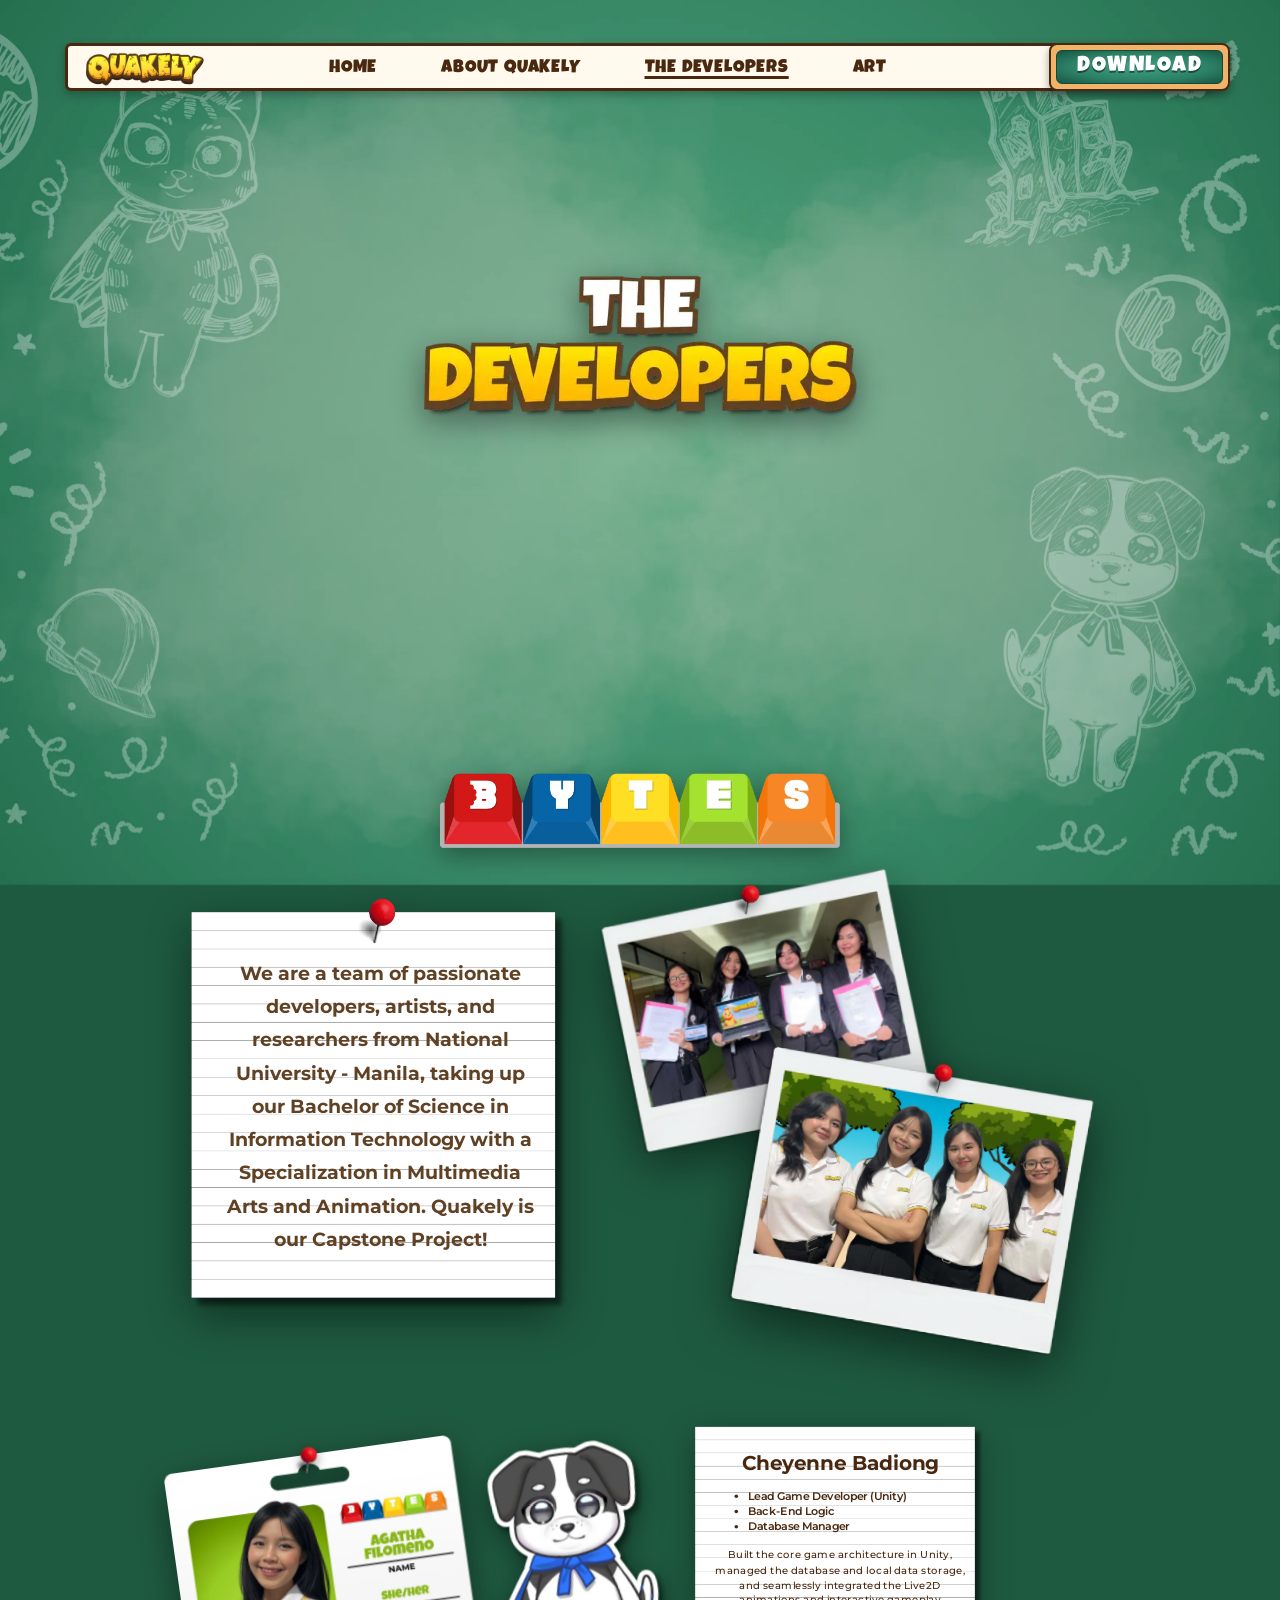
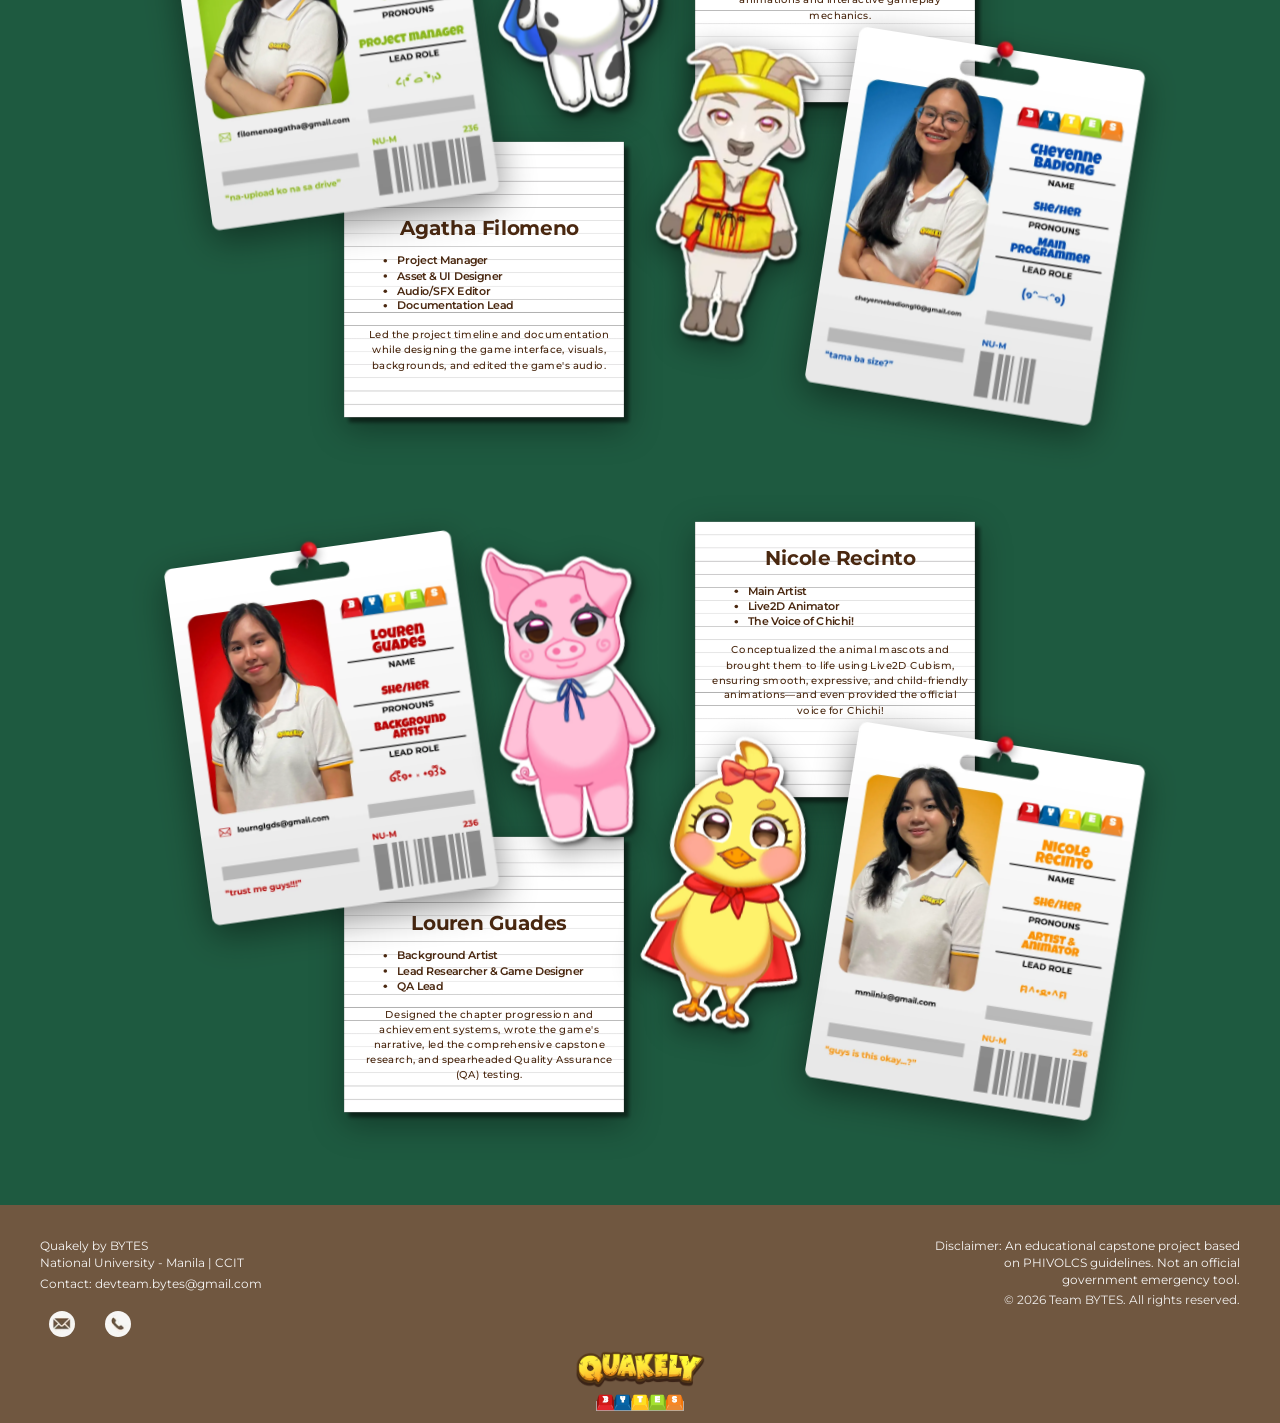
<file: Quakely_Turnover/devs.html>
<!doctype html>
<html lang="en">
  <head>
    <meta charset="utf-8" />
    <meta name="viewport" content="width=device-width, initial-scale=1.0" />
    <title>The Developers — Quakely</title>
    <link rel="icon" type="image/png" href="Q LOGO 2.png" />

    <meta property="og:title" content="Quakely - Meet the Developers!" />
    <meta
      property="og:image"
      content="https://quakelywebsite.vercel.app/Home%20Assets/HOME%20FULL%20ART%202.webp"
    />
    <meta
      property="og:url"
      content="https://quakelywebsite.vercel.app/devs.html"
    />
    <meta property="og:type" content="website" />

    <link href="https://fonts.googleapis.com" rel="preconnect" />
    <link crossorigin="" href="https://fonts.gstatic.com" rel="preconnect" />
    <link
      href="https://fonts.googleapis.com/css2?family=Luckiest+Guy&family=Montserrat:ital,wght@0,400;0,500;0,700;0,800;1,400&display=swap"
      rel="stylesheet"
    />
    <link href="styles/devs.css" rel="stylesheet" />
    <style>
      /* Nav logo + links hover */
      .nav-logo {
        display: inline-block;
        transition:
          translate 0.25s ease,
          filter 0.25s ease;
      }

      .nav-logo:hover {
        translate: 0 -2px;
        filter: brightness(1.08) drop-shadow(0 4px 10px rgba(0, 0, 0, 0.15));
      }

      .nav-links a {
        display: inline-block;
        transition:
          translate 0.2s ease,
          filter 0.2s ease;
      }

      .nav-links a:hover {
        translate: 0 -2px;
        filter: brightness(1.15);
      }

      .btn-download {
        display: inline-block;
        transition:
          translate 0.2s ease,
          filter 0.2s ease;
      }

      .btn-download:hover {
        translate: 0 -3px;
        filter: brightness(1.1);
      }

      /* Team polaroids hover */
      .polaroid-back,
      .polaroid-front {
        transition:
          translate 0.25s ease,
          filter 0.25s ease;
        cursor: pointer;
      }

      .polaroid-back:hover,
      .polaroid-front:hover {
        translate: 0 -5px;
        filter: brightness(1.06) drop-shadow(0 10px 18px rgba(0, 0, 0, 0.2));
      }

      /* Contact icons hover */
      .contact-icon-circle {
        transition:
          translate 0.2s ease,
          filter 0.2s ease;
      }

      .contact-icon-circle:hover {
        translate: 0 -3px;
        filter: brightness(1.1) drop-shadow(0 4px 8px rgba(0, 0, 0, 0.15));
      }
    </style>
  </head>
  <body>
    <div class="page-wrapper">
      <div class="global-blackboard-bg"></div>
      <div class="nav-container">
        <header class="navbar">
          <a class="nav-logo" href="index.html">
            <img
              alt="Quakely Logo"
              height="356"
              src="Home Assets/Quakely Primary Logo.webp"
              width="2000"
            />
          </a>
          <button aria-expanded="false" aria-label="Menu" id="resp-nav-toggle">
            ☰
          </button>
          <ul class="nav-links">
            <li><a href="index.html">HOME</a></li>
            <li><a href="about.html">ABOUT QUAKELY</a></li>
            <li><a class="active" href="devs.html">THE DEVELOPERS</a></li>
            <li><a href="art.html">ART</a></li>
          </ul>
          <a class="btn-download" href="download.html">
            <span>DOWNLOAD</span>
          </a>
        </header>
      </div>
      <main>
        <section class="blackboard-section section-1" id="developers">
          <div class="hero-logo-wrap">
            <img
              alt="The Developers"
              height="293"
              loading="lazy"
              src="Dev Assets/DEVS LOGO.webp"
              width="658"
            />
          </div>
        </section>
        <section class="blackboard-section section-2">
          <div class="bytes-logo-wrap">
            <img
              alt="BYTES Logo"
              height="606"
              loading="lazy"
              src="Dev Assets/BYTES logo transp bg.webp"
              width="2686"
            />
          </div>
          <div class="intro-inner">
            <div class="sticky-note">
              <p>
                We are a team of passionate developers, artists, and researchers
                from National University - Manila, taking up our Bachelor of
                Science in Information Technology with a Specialization in
                Multimedia Arts and Animation. Quakely is our Capstone Project!
              </p>
            </div>
            <div class="team-polaroids-container">
              <div class="polaroid-back">
                <img
                  alt="Pin"
                  class="pin"
                  height="59"
                  loading="lazy"
                  src="Dev Assets/PIN.webp"
                  width="57"
                />
                <img
                  alt="Team Defense Photo"
                  class="polaroid-img"
                  height="8306"
                  loading="lazy"
                  src="Dev Assets/TEAM 2.webp"
                  width="9781"
                />
              </div>
              <div class="polaroid-front">
                <img
                  alt="Pin"
                  class="pin"
                  height="59"
                  loading="lazy"
                  src="Dev Assets/PIN.webp"
                  width="57"
                />
                <img
                  alt="Team Photo"
                  class="polaroid-img"
                  height="8081"
                  loading="lazy"
                  src="Dev Assets/TEAM.webp"
                  width="9653"
                />
              </div>
            </div>
          </div>
        </section>
        <!-- SECTION 3: AGATHA & CHEYENNE -->
        <section class="blackboard-section section-3">
          <div class="dev-collage-container">
            <!-- Agatha ID -->
            <div class="dev-item id-card agatha-id">
              <img
                alt="Pin"
                class="pin"
                height="59"
                loading="lazy"
                src="Dev Assets/PIN.webp"
                width="57"
              />
              <img
                alt="Agatha ID"
                class="id-img"
                height="1640"
                loading="lazy"
                src="Dev Assets/ID ATHA.webp"
                width="2360"
              />
            </div>
            <!-- Agatha Mascot -->
            <div class="dev-item mascot-sticker agatha-sticker">
              <img
                alt="Paopao Mascot"
                class="sticker-img"
                height="3684"
                loading="lazy"
                src="Dev Assets/PAOPAO FULL STICKER.webp"
                width="3009"
              />
            </div>
            <!-- Agatha Bio Paper -->
            <div class="dev-item paper-bio agatha-bio">
              <h3>Agatha Filomeno</h3>
              <ul>
                <li>Project Manager</li>
                <li>Asset & UI Designer</li>
                <li>Audio/SFX Editor</li>
                <li>Documentation Lead</li>
              </ul>
              <p>
                Led the project timeline and documentation while designing the
                game interface, visuals, backgrounds, and edited the game's
                audio.
              </p>
            </div>
            <!-- Cheyenne Bio Paper -->
            <div class="dev-item paper-bio cheyenne-bio">
              <h3>Cheyenne Badiong</h3>
              <ul>
                <li>Lead Game Developer (Unity)</li>
                <li>Back-End Logic</li>
                <li>Database Manager</li>
              </ul>
              <p>
                Built the core game architecture in Unity, managed the database
                and local data storage, and seamlessly integrated the Live2D
                animations and interactive gameplay mechanics.
              </p>
            </div>
            <!-- Cheyenne Mascot -->
            <div class="dev-item mascot-sticker cheyenne-sticker">
              <img
                alt="Goat Mascot"
                class="sticker-img"
                height="2788"
                loading="lazy"
                src="Dev Assets/GOAT FULL STICKER.webp"
                width="1313"
              />
            </div>
            <!-- Cheyenne ID -->
            <div class="dev-item id-card cheyenne-id">
              <img
                alt="Pin"
                class="pin"
                height="59"
                loading="lazy"
                src="Dev Assets/PIN.webp"
                width="57"
              />
              <img
                alt="Cheyenne ID"
                class="id-img"
                height="1640"
                loading="lazy"
                src="Dev Assets/ID GELA.webp"
                width="2360"
              />
            </div>
          </div>
        </section>
        <!-- SECTION 4: LOUREN & NIC -->
        <section class="blackboard-section section-4">
          <div class="dev-collage-container">
            <!-- Louren ID -->
            <div class="dev-item id-card louren-id">
              <img
                alt="Pin"
                class="pin"
                height="59"
                loading="lazy"
                src="Dev Assets/PIN.webp"
                width="57"
              />
              <img
                alt="Louren ID"
                class="id-img"
                height="1640"
                loading="lazy"
                src="Dev Assets/ID LOUREN.webp"
                width="2360"
              />
            </div>
            <!-- Louren Mascot -->
            <div class="dev-item mascot-sticker louren-sticker">
              <img
                alt="Pig Mascot"
                class="sticker-img"
                height="2771"
                loading="lazy"
                src="Dev Assets/PIG FULL STICKER.webp"
                width="1634"
              />
            </div>
            <!-- Louren Bio Paper -->
            <div class="dev-item paper-bio louren-bio">
              <h3>Louren Guades</h3>
              <ul>
                <li>Background Artist</li>
                <li>Lead Researcher & Game Designer</li>
                <li>QA Lead</li>
              </ul>
              <p>
                Designed the chapter progression and achievement systems, wrote
                the game's narrative, led the comprehensive capstone research,
                and spearheaded Quality Assurance (QA) testing.
              </p>
            </div>
            <!-- Nic Bio Paper -->
            <div class="dev-item paper-bio nic-bio">
              <h3>Nicole Recinto</h3>
              <ul>
                <li>Main Artist</li>
                <li>Live2D Animator</li>
                <li>The Voice of Chichi!</li>
              </ul>
              <p>
                Conceptualized the animal mascots and brought them to life using
                Live2D Cubism, ensuring smooth, expressive, and child-friendly
                animations—and even provided the official voice for Chichi!
              </p>
            </div>
            <!-- Nic Mascot -->
            <div class="dev-item mascot-sticker nic-sticker">
              <img
                alt="Chichi Mascot"
                class="sticker-img"
                height="2659"
                loading="lazy"
                src="Dev Assets/CHICHI FULL STICKER.webp"
                width="1872"
              />
            </div>
            <!-- Nic ID -->
            <div class="dev-item id-card nic-id">
              <img
                alt="Pin"
                class="pin"
                height="59"
                loading="lazy"
                src="Dev Assets/PIN.webp"
                width="57"
              />
              <img
                alt="Nic ID"
                class="id-img"
                height="1640"
                loading="lazy"
                src="Dev Assets/ID NIC.webp"
                width="2360"
              />
            </div>
          </div>
        </section>
      </main>
      <!-- FOOTER -->
      <footer class="footer">
        <div class="footer-inner">
          <div class="footer-columns">
            <div class="footer-left">
              <p>Quakely by BYTES</p>
              <p>National University - Manila | CCIT</p>
              <p style="margin-top: 4px">
                Contact:
                <a
                  class="email-link"
                  href="https://mail.google.com/mail/?view=cm&fs=1&to=devteam.bytes@gmail.com"
                  rel="noopener noreferrer"
                  target="_blank"
                >
                  devteam.bytes@gmail.com
                </a>
              </p>
              <div class="contact-icons-row">
                <a
                  class="contact-icon-circle"
                  href="https://mail.google.com/mail/?view=cm&fs=1&to=devteam.bytes@gmail.com"
                  rel="noopener noreferrer"
                  target="_blank"
                  title="Compose Email in Gmail"
                >
                  <img
                    alt="Email"
                    height="30"
                    loading="lazy"
                    src="Home Assets/EMAIL ICON.webp"
                    width="30"
                  />
                </a>
                <a
                  class="contact-icon-circle"
                  href="tel:+639991867943"
                  title="Call Us"
                >
                  <img
                    alt="Phone"
                    height="30"
                    loading="lazy"
                    src="Home Assets/PHONE ICON.webp"
                    width="30"
                  />
                </a>
              </div>
            </div>
            <div class="footer-right">
              <p style="padding-bottom: 4px">
                Disclaimer: An educational capstone project based<br />
                on PHIVOLCS guidelines. Not an official<br />
                government emergency tool.
              </p>
              <p class="copyright">© 2026 Team BYTES. All rights reserved.</p>
            </div>
          </div>
          <div class="footer-center">
            <div class="footer-logos">
              <img
                alt="Quakely Logo"
                class="quakely-logo"
                height="356"
                src="Home Assets/Quakely Primary Logo.webp"
                width="2000"
              />
              <img
                alt="BYTES Logo"
                class="bytes-logo"
                height="606"
                src="Home Assets/BYTES logo transp bg.webp"
                width="2686"
              />
            </div>
          </div>
        </div>
      </footer>
    </div>
    <script>
      // Responsive Navbar Toggle
      document.addEventListener("DOMContentLoaded", () => {
        const navToggle = document.getElementById("resp-nav-toggle");
        const navbar = document.querySelector(".navbar");

        if (navToggle) {
          navToggle.addEventListener("click", () => {
            const isExpanded =
              navToggle.getAttribute("aria-expanded") === "true";
            navToggle.setAttribute("aria-expanded", !isExpanded);
            navbar.classList.toggle("resp-open");
          });
        }
      });
    </script>
  </body>
</html>
</file>
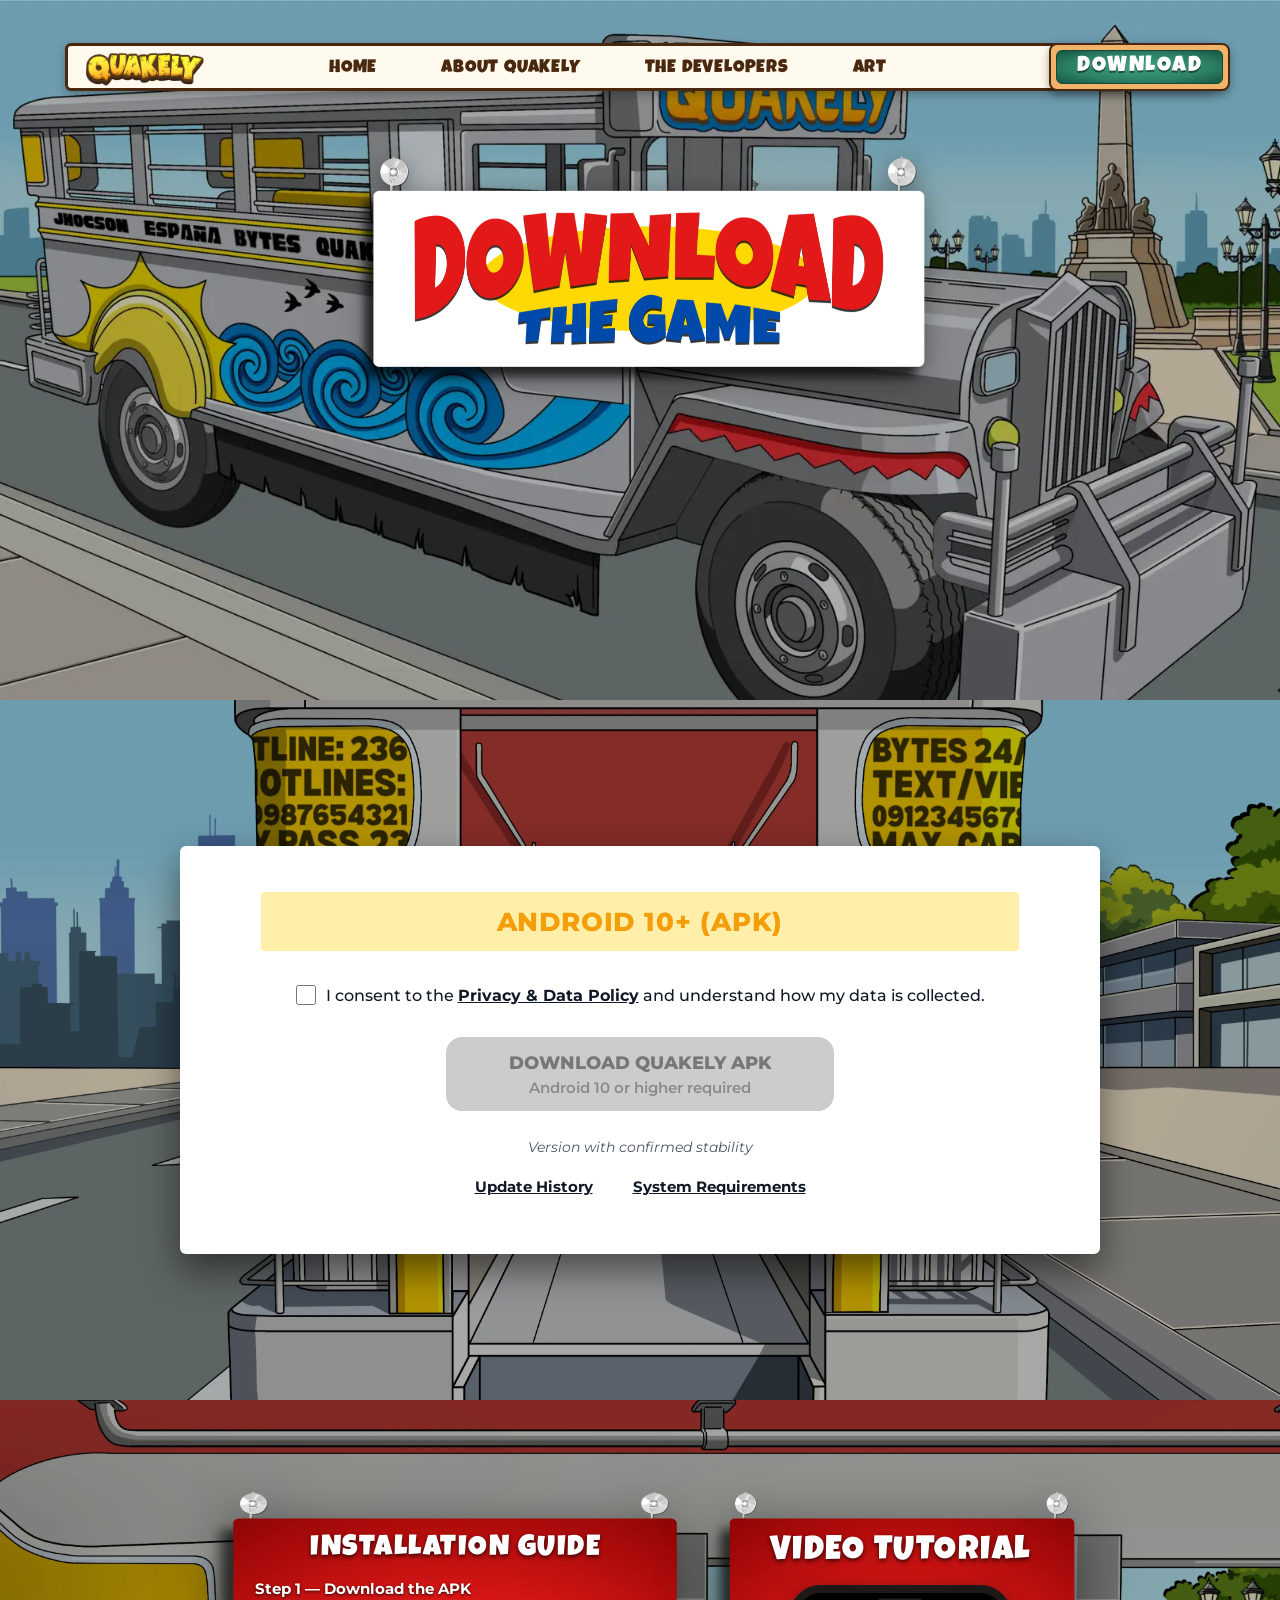
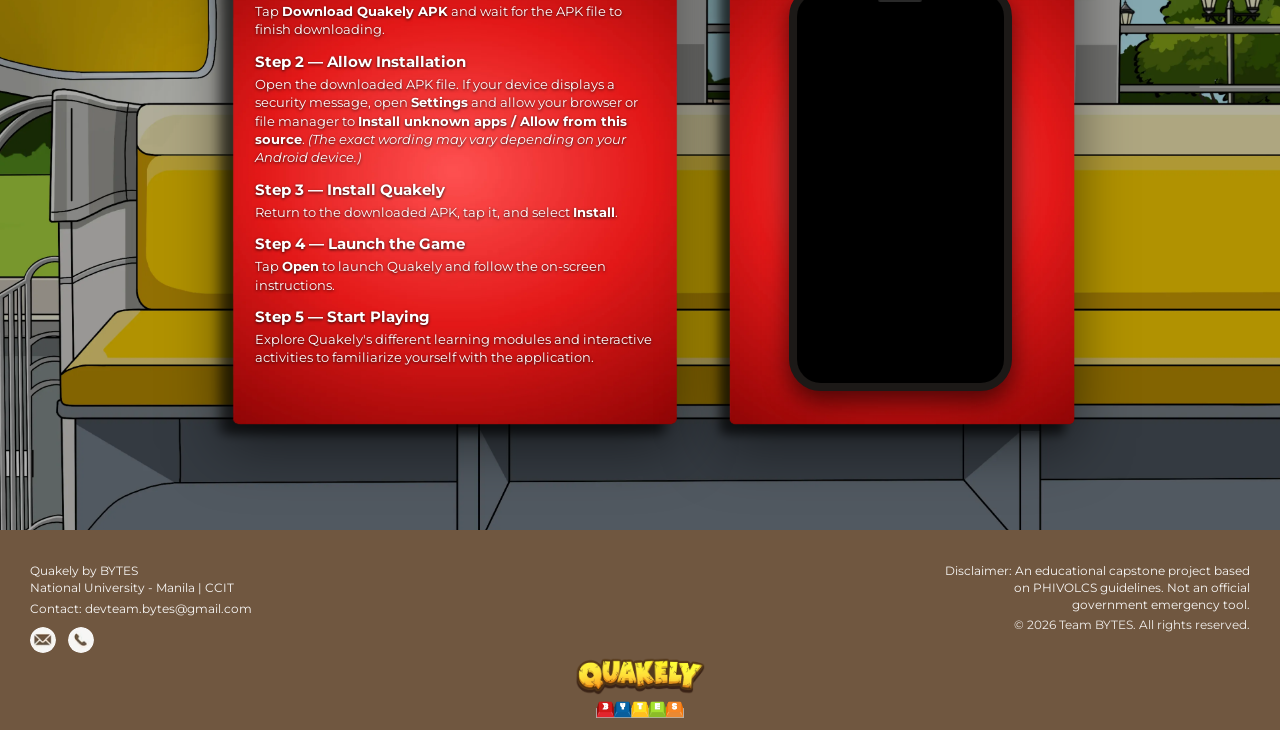
<file: Quakely_Turnover/download.html>
<!doctype html>
<html lang="en">
  <head>
    <meta charset="utf-8" />
    <meta name="viewport" content="width=device-width, initial-scale=1.0" />
    <title>Download Quakely - System Evaluation</title>
    <link rel="icon" type="image/png" href="Q LOGO 2.png" />

    <meta
      property="og:title"
      content="Download Quakely - Become The Ultimate Earthquake Safety Hero!"
    />
    <meta
      property="og:image"
      content="https://quakelywebsite.vercel.app/Home%20Assets/HOME%20FULL%20ART%202.webp"
    />
    <meta
      property="og:url"
      content="https://quakelywebsite.vercel.app/download.html"
    />
    <meta property="og:type" content="website" />

    <link href="https://fonts.googleapis.com" rel="preconnect" />
    <link crossorigin="" href="https://fonts.gstatic.com" rel="preconnect" />
    <link
      href="https://fonts.googleapis.com/css2?family=Luckiest+Guy&family=Montserrat:ital,wght@0,400;0,500;0,600;0,700;0,800;1,400&display=swap"
      rel="stylesheet"
    />
    <link
      rel="preload"
      as="image"
      href="Download Assets/JEEP 1.webp"
      type="image/webp"
    />
    <link href="styles/download.css" rel="stylesheet" />
    <style>
      /* ===================================================
         HOVER EFFECTS — same pattern used across about.html
         and art.html: images/buttons lift with a subtle
         translate + brightness/drop-shadow filter; text-only
         elements get a lighter filter-only treatment.
         =================================================== */

      /* Nav logo + links hover */
      .nav-logo {
        display: inline-flex;
        transition:
          translate 0.25s ease,
          filter 0.25s ease;
      }

      .nav-logo:hover {
        translate: 0 -2px;
        filter: brightness(1.08) drop-shadow(0 4px 10px rgba(0, 0, 0, 0.15));
      }

      .nav-links a {
        display: inline-block;
        transition:
          translate 0.2s ease,
          filter 0.2s ease;
      }

      .nav-links a:hover {
        translate: 0 -2px;
        filter: brightness(1.15);
      }

      .btn-download {
        display: inline-block;
        transition:
          translate 0.2s ease,
          filter 0.2s ease;
      }

      .btn-download:hover {
        translate: 0 -3px;
        filter: brightness(1.1);
      }

      /* Mobile nav toggle */
      #resp-nav-toggle {
        transition: filter 0.2s ease;
      }

      #resp-nav-toggle:hover {
        filter: brightness(1.3);
      }

      /* Top banners */
      .banner-download {
        transition:
          translate 0.25s ease,
          filter 0.25s ease;
      }

      .banner-download:hover {
        translate: 0 -3px;
        filter: brightness(1.04) drop-shadow(0 10px 18px rgba(0, 0, 0, 0.25));
      }

      .banner-system-eval {
        transition:
          translate 0.25s ease,
          filter 0.25s ease;
      }

      .banner-system-eval:hover {
        translate: 0 -3px;
        filter: brightness(1.04) drop-shadow(0 8px 14px rgba(0, 0, 0, 0.2));
      }

      /* Red notice banner box */
      .notice-landscape-box {
        transition:
          translate 0.25s ease,
          filter 0.25s ease;
      }

      .notice-landscape-box:hover {
        translate: 0 -3px;
        filter: brightness(1.03) drop-shadow(0 8px 16px rgba(0, 0, 0, 0.2));
      }

      /* Android download card */
      .download-card {
        transition:
          translate 0.25s ease,
          filter 0.25s ease,
          box-shadow 0.25s ease;
      }

      .download-card:hover {
        translate: 0 -4px;
        filter: brightness(1.01);
        box-shadow: 0 12px 22px rgba(0, 0, 0, 0.2);
      }

      /* Consent guideline/privacy text links — same hover treatment
         as .link-btn (Update History / System Requirements) */
      .consent-link {
        display: inline-block;
        transition:
          translate 0.2s ease,
          filter 0.2s ease;
      }

      .consent-link:hover {
        translate: 0 -2px;
        filter: brightness(1.15);
        text-decoration: underline;
      }

      /* Main download button */
      .download-btn {
        transition:
          translate 0.2s ease,
          filter 0.2s ease,
          box-shadow 0.2s ease;
      }

      .download-btn:not(:disabled):hover {
        translate: 0 -3px;
        filter: brightness(1.08);
        box-shadow: 0 8px 16px rgba(0, 0, 0, 0.25);
      }

      /* Update History / System Requirements links */
      .link-btn {
        display: inline-block;
        transition:
          translate 0.2s ease,
          filter 0.2s ease;
      }

      .link-btn:hover {
        translate: 0 -2px;
        filter: brightness(1.15);
        text-decoration: underline;
      }

      /* Installation guide + video tutorial portrait cards */
      .portrait-card {
        transition:
          translate 0.25s ease,
          filter 0.25s ease;
        cursor: default;
      }

      .portrait-card:hover {
        translate: 0 -5px;
        filter: brightness(1.03) drop-shadow(0 12px 20px rgba(0, 0, 0, 0.25));
      }

      /* Phone mockup / video preview */
      .phone-mockup {
        transition:
          translate 0.25s ease,
          filter 0.25s ease;
      }

      .phone-mockup:hover {
        translate: 0 -3px;
        filter: brightness(1.03) drop-shadow(0 8px 16px rgba(0, 0, 0, 0.3));
      }

      /* Modal close button */
      .modal-close-btn {
        transition:
          translate 0.2s ease,
          filter 0.2s ease;
      }

      .modal-close-btn:hover {
        translate: 0 -2px;
        filter: brightness(1.3);
      }

      /* Footer */
      .contact-icon-circle {
        transition:
          translate 0.2s ease,
          filter 0.2s ease;
      }

      .contact-icon-circle:hover {
        translate: 0 -3px;
        filter: brightness(1.1) drop-shadow(0 4px 8px rgba(0, 0, 0, 0.15));
      }

      .email-link {
        transition: filter 0.2s ease;
      }

      .email-link:hover {
        filter: brightness(1.15);
      }

      .footer-logos {
        transition: filter 0.2s ease;
      }

      .footer-logos:hover {
        filter: brightness(1.08);
      }
    </style>
  </head>
  <body>
    <div class="page-container">
      <main class="content-landmark">
        <!-- SECTION 1: JEEP 1 -->
        <section class="section-jeep-1">
          <header class="navbar">
            <a class="nav-logo" href="index.html">
              <img
                alt="Quakely Logo"
                height="356"
                src="Home Assets/Quakely Primary Logo.webp"
                width="2000"
              />
            </a>
            <button
              aria-expanded="false"
              aria-label="Menu"
              id="resp-nav-toggle"
            >
              ☰
            </button>
            <ul class="nav-links">
              <li><a href="index.html">HOME</a></li>
              <li><a href="about.html">ABOUT QUAKELY</a></li>
              <li><a href="devs.html">THE DEVELOPERS</a></li>
              <li><a href="art.html">ART</a></li>
            </ul>
            <a class="btn-download" href="download.html">
              <span>DOWNLOAD</span>
            </a>
          </header>
          <img
            alt="Download The Game"
            class="banner-download"
            height="944"
            src="Download Assets/DOWNLOAD BANNER.webp"
            width="2313"
          />
        </section>
        <!-- SECTION 2: JEEP 2 -->
        <section class="section-jeep-2">
          <!-- Android Download Card -->
          <div class="download-card">
            <div class="card-header-wrapper">
              <div class="card-header-inner-pill">ANDROID 10+ (APK)</div>
            </div>
            <div class="card-body">
              <label class="consent-group">
                <input
                  id="consentCheckbox"
                  onchange="toggleDownloadBtn()"
                  type="checkbox"
                />
                <span>
                  I consent to the
                  <button
                    class="consent-link"
                    onclick="openModal('privacyModal')"
                    type="button"
                  >
                    Privacy & Data Policy
                  </button>
                  and understand how my data is collected.
                </span>
              </label>
              <button
                class="download-btn"
                disabled=""
                id="downloadBtn"
                onclick="handleDownload()"
                type="button"
              >
                DOWNLOAD QUAKELY APK
                <span>Android 10 or higher required</span>
              </button>
              <span class="version-subtext"
                >Version with confirmed stability</span
              >
              <div class="quick-links">
                <button
                  class="link-btn"
                  onclick="openModal('releaseNotesModal')"
                  type="button"
                >
                  Update History
                </button>
                <button
                  class="link-btn"
                  onclick="openModal('sysReqModal')"
                  type="button"
                >
                  System Requirements
                </button>
              </div>
            </div>
          </div>
        </section>
        <!-- SECTION 3: JEEP 3 -->
        <section class="section-jeep-3">
          <div class="info-cards-row">
            <!-- Installation Guide -->
            <div class="portrait-card guide-card">
              <img
                alt="Installation Guide Banner"
                class="portrait-bg-img"
                height="2013"
                loading="lazy"
                src="Download Assets/RED BANNER PORTRAIT.webp"
                width="1350"
              />
              <div class="card-inner-content">
                <h2 class="red-card-title">INSTALLATION GUIDE</h2>
                <div class="guide-list-wrap">
                  <ol class="guide-list">
                    <li>
                      <span class="guide-step-title"
                        >Step 1 — Download the APK</span
                      >
                      <span class="guide-step-desc"
                        >Tap <b>Download Quakely APK</b> and wait for the APK
                        file to finish downloading.</span
                      >
                    </li>
                    <li>
                      <span class="guide-step-title"
                        >Step 2 — Allow Installation</span
                      >
                      <span class="guide-step-desc"
                        >Open the downloaded APK file. If your device displays a
                        security message, open <b>Settings</b> and allow your
                        browser or file manager to
                        <b>Install unknown apps / Allow from this source</b>.
                        <i
                          >(The exact wording may vary depending on your Android
                          device.)</i
                        ></span
                      >
                    </li>
                    <li>
                      <span class="guide-step-title"
                        >Step 3 — Install Quakely</span
                      >
                      <span class="guide-step-desc"
                        >Return to the downloaded APK, tap it, and select
                        <b>Install</b>.</span
                      >
                    </li>
                    <li>
                      <span class="guide-step-title"
                        >Step 4 — Launch the Game</span
                      >
                      <span class="guide-step-desc"
                        >Tap <b>Open</b> to launch Quakely and follow the
                        on-screen instructions.</span
                      >
                    </li>
                    <li>
                      <span class="guide-step-title"
                        >Step 5 — Start Playing</span
                      >
                      <span class="guide-step-desc"
                        >Explore Quakely's different learning modules and
                        interactive activities to familiarize yourself with the
                        application.</span
                      >
                    </li>
                  </ol>
                </div>
              </div>
            </div>
            <!-- Video Tutorial -->
            <div class="portrait-card video-card">
              <img
                alt="Video Tutorial Banner"
                class="portrait-bg-img"
                height="2013"
                loading="lazy"
                src="Download Assets/RED BANNER PORTRAIT.webp"
                width="1350"
              />
              <div class="card-inner-content">
                <h2 class="red-card-title">VIDEO TUTORIAL</h2>
                <div class="phone-mockup">
                  <div class="phone-notch"></div>
                  <iframe
                    class="phone-video"
                    src="https://www.youtube.com/embed/ThYyaC8h6aI"
                    title="Quakely Video Tutorial"
                    frameborder="0"
                    allow="
                      accelerometer;
                      autoplay;
                      clipboard-write;
                      encrypted-media;
                      gyroscope;
                      picture-in-picture;
                      web-share;
                    "
                    allowfullscreen
                  >
                  </iframe>
                </div>
              </div>
            </div>
          </div>
        </section>
      </main>
      <!-- FOOTER -->
      <footer class="footer">
        <div class="footer-inner">
          <div class="footer-columns">
            <div class="footer-left">
              <p>Quakely by BYTES</p>
              <p>National University - Manila | CCIT</p>
              <p style="margin-top: 4px">
                Contact:
                <a
                  class="email-link"
                  href="https://mail.google.com/mail/?view=cm&fs=1&to=devteam.bytes@gmail.com"
                  rel="noopener noreferrer"
                  target="_blank"
                >
                  devteam.bytes@gmail.com
                </a>
              </p>
              <div class="contact-icons-row">
                <a
                  class="contact-icon-circle"
                  href="https://mail.google.com/mail/?view=cm&fs=1&to=devteam.bytes@gmail.com"
                  rel="noopener noreferrer"
                  target="_blank"
                  title="Compose Email in Gmail"
                >
                  <img
                    alt="Email"
                    height="30"
                    loading="lazy"
                    src="Home Assets/EMAIL ICON.webp"
                    width="30"
                  />
                </a>
                <a
                  class="contact-icon-circle"
                  href="tel:+639991867943"
                  title="Call Us"
                >
                  <img
                    alt="Phone"
                    height="30"
                    loading="lazy"
                    src="Home Assets/PHONE ICON.webp"
                    width="30"
                  />
                </a>
              </div>
            </div>
            <div class="footer-right">
              <p style="padding-bottom: 4px">
                Disclaimer: An educational capstone project based<br />
                on PHIVOLCS guidelines. Not an official<br />
                government emergency tool.
              </p>
              <p class="copyright">© 2026 Team BYTES. All rights reserved.</p>
            </div>
          </div>
          <div class="footer-center">
            <div class="footer-logos">
              <img
                alt="Quakely Logo"
                class="quakely-logo"
                height="356"
                src="Home Assets/Quakely Primary Logo.webp"
                width="2000"
              />
              <img
                alt="BYTES Logo"
                class="bytes-logo"
                height="606"
                src="Home Assets/BYTES logo transp bg.webp"
                width="2686"
              />
            </div>
          </div>
        </div>
      </footer>
    </div>
    <!-- POPUPS / MODALS -->
    <!-- MODAL 1: System Evaluation Guidelines -->
    <div class="modal-backdrop" id="guidelinesModal">
      <div class="modal-box">
        <div class="modal-header">
          <h3>System Evaluation Guidelines</h3>
          <button
            class="modal-close-btn"
            onclick="closeModal('guidelinesModal')"
          >
            ×
          </button>
        </div>
        <div class="modal-content">
          <p style="margin-bottom: 12px">
            This is a <b>pre-release evaluation build</b> of Quakely developed
            for the project's system evaluation phase.
          </p>
          <p style="margin-bottom: 8px"><b>Please Note</b></p>
          <ul>
            <li>
              <b>Evaluation Build:</b> This is not the final public release of
              Quakely.
            </li>
            <li>
              <b>Purpose:</b> The application is provided for
              <b>system evaluation and academic research purposes.</b>
            </li>
            <li>
              <b>Gameplay:</b> Quakely's core learning activities can be played
              <b>offline.</b>
            </li>
            <li>
              <b>Internet Connection:</b> An internet connection may be required
              for certain monitoring and synchronization functions.
            </li>
            <li>
              <b>Target Platform:</b> Quakely is currently developed for
              <b>Android devices.</b>
            </li>
          </ul>
        </div>
      </div>
    </div>
    <!-- MODAL 2: Privacy & Data Policy -->
    <div class="modal-backdrop" id="privacyModal">
      <div class="modal-box">
        <div class="modal-header">
          <h3>Privacy & Data Policy</h3>
          <button class="modal-close-btn" onclick="closeModal('privacyModal')">
            ×
          </button>
        </div>
        <div class="modal-content">
          <p style="margin-bottom: 6px"><b>Gameplay Data</b></p>
          <p style="margin-bottom: 12px">
            Quakely records selected gameplay information using a
            <b>system-generated Learner Monitoring ID</b> for gameplay
            observation and system verification. It is not used for grading or
            academic assessment.
          </p>

          <p style="margin-bottom: 6px"><b>Data Protection</b></p>
          <p>
            Collected data will not be sold or used for commercial purposes and
            will be managed according to the project's research procedures.
          </p>
        </div>
      </div>
    </div>
    <!-- MODAL: Quakely Release Notes -->
    <div class="modal-backdrop" id="releaseNotesModal">
      <div class="modal-box">
        <div class="modal-header">
          <h3>Quakely Release Notes</h3>
          <button
            class="modal-close-btn"
            onclick="closeModal('releaseNotesModal')"
          >
            ×
          </button>
        </div>
        <div class="modal-content">
          <h4>v1.0 (Official Release)</h4>
          <ul>
            <li>
              <b>Finalized Build:</b> The official completed version of Quakely,
              incorporating improvements from beta testing, pilot school
              testing, and panel feedback, and prepared for official project
              turnover.
            </li>
            <li>
              <b>Enhancements:</b> Resolved floating object issues, refined
              character animations and sound effects, optimized CPU usage and
              storage requirements, and improved screen layout compatibility and
              responsiveness across various Android devices.
            </li>
          </ul>
        </div>

        <div class="modal-content">
          <h4>v0.1 (Pilot Release)</h4>
          <ul>
            <li>
              <b>Initial Build:</b> First complete build featuring the full game
              from beginning to end, including all story chapters, character
              animations, and earthquake safety activities.
            </li>
            <li>
              <b>Core Fixes:</b> Resolved database synchronization issues,
              improved voice-over and on-screen text synchronization, and
              optimized overall gameplay performance based on initial pilot
              testing.
            </li>
          </ul>
        </div>
      </div>
    </div>
    <div class="modal-backdrop" id="sysReqModal">
      <div class="modal-box">
        <div class="modal-header">
          <h3>Android System Requirements</h3>
          <button class="modal-close-btn" onclick="closeModal('sysReqModal')">
            ×
          </button>
        </div>
        <div class="modal-content">
          <p style="margin-bottom: 8px">
            <b>Minimum & Recommended Requirements</b>
          </p>
          <table class="req-table">
            <thead>
              <tr>
                <th><b>Requirement</b></th>
                <th>Minimum / Recommended</th>
              </tr>
            </thead>
            <tbody>
              <tr>
                <td><b>Operating System</b></td>
                <td>Android 10 or higher</td>
              </tr>
              <tr>
                <td><b>RAM</b></td>
                <td>2 GB minimum; 4 GB recommended</td>
              </tr>
              <tr>
                <td><b>Storage</b></td>
                <td>32 GB minimum device storage</td>
              </tr>
              <tr>
                <td><b>Display / Input</b></td>
                <td>Multi-touch touchscreen</td>
              </tr>
              <tr>
                <td><b>Internet Connection</b></td>
                <td>Not required for core learning activities</td>
              </tr>
              <tr>
                <td><b>Connectivity</b></td>
                <td>
                  Internet may be used for Firebase synchronization and
                  monitoring functions
                </td>
              </tr>
              <tr>
                <td colspan="2" style="background-color: #f9fafb">
                  The application is developed exclusively for Android devices.
                  Core learning activities are designed to function offline,
                  while Firebase integration is used for cloud synchronization
                  and monitoring functions when connectivity is available.
                </td>
              </tr>
            </tbody>
          </table>
        </div>
      </div>
    </div>
    <!-- Scripts -->
    <script>
      function toggleDownloadBtn() {
        const consentCheckbox = document.getElementById("consentCheckbox");
        const downloadBtn = document.getElementById("downloadBtn");

        // Enable/Disable button
        downloadBtn.disabled = !consentCheckbox.checked;
      }

      function openModal(modalId) {
        const modal = document.getElementById(modalId);
        if (modal) {
          modal.classList.add("active");
        }
      }

      function closeModal(modalId) {
        const modal = document.getElementById(modalId);
        if (modal) {
          modal.classList.remove("active");
        }
      }

      window.addEventListener("click", function (e) {
        if (e.target.classList.contains("modal-backdrop")) {
          e.target.classList.remove("active");
        }
      });

      function handleDownload() {
        const consentCheckbox = document.getElementById("consentCheckbox");

        if (!consentCheckbox.checked) {
          alert("Please check the consent box before downloading.");
          return;
        }

        window.location.href =
          "https://drive.google.com/file/d/1fi3dUAta7YXXdY8yR_9_65aaoEuhgd2G/view?usp=sharing";
      }

      // Responsive Navbar Toggle
      const navToggleBtn = document.getElementById("resp-nav-toggle");
      const navbarEl = document.querySelector(".navbar");

      if (navToggleBtn && navbarEl) {
        navToggleBtn.addEventListener("click", () => {
          navbarEl.classList.toggle("resp-open");
          const isExpanded = navbarEl.classList.contains("resp-open");
          navToggleBtn.setAttribute("aria-expanded", isExpanded);
        });
      }
    </script>
  </body>
</html>
</file>
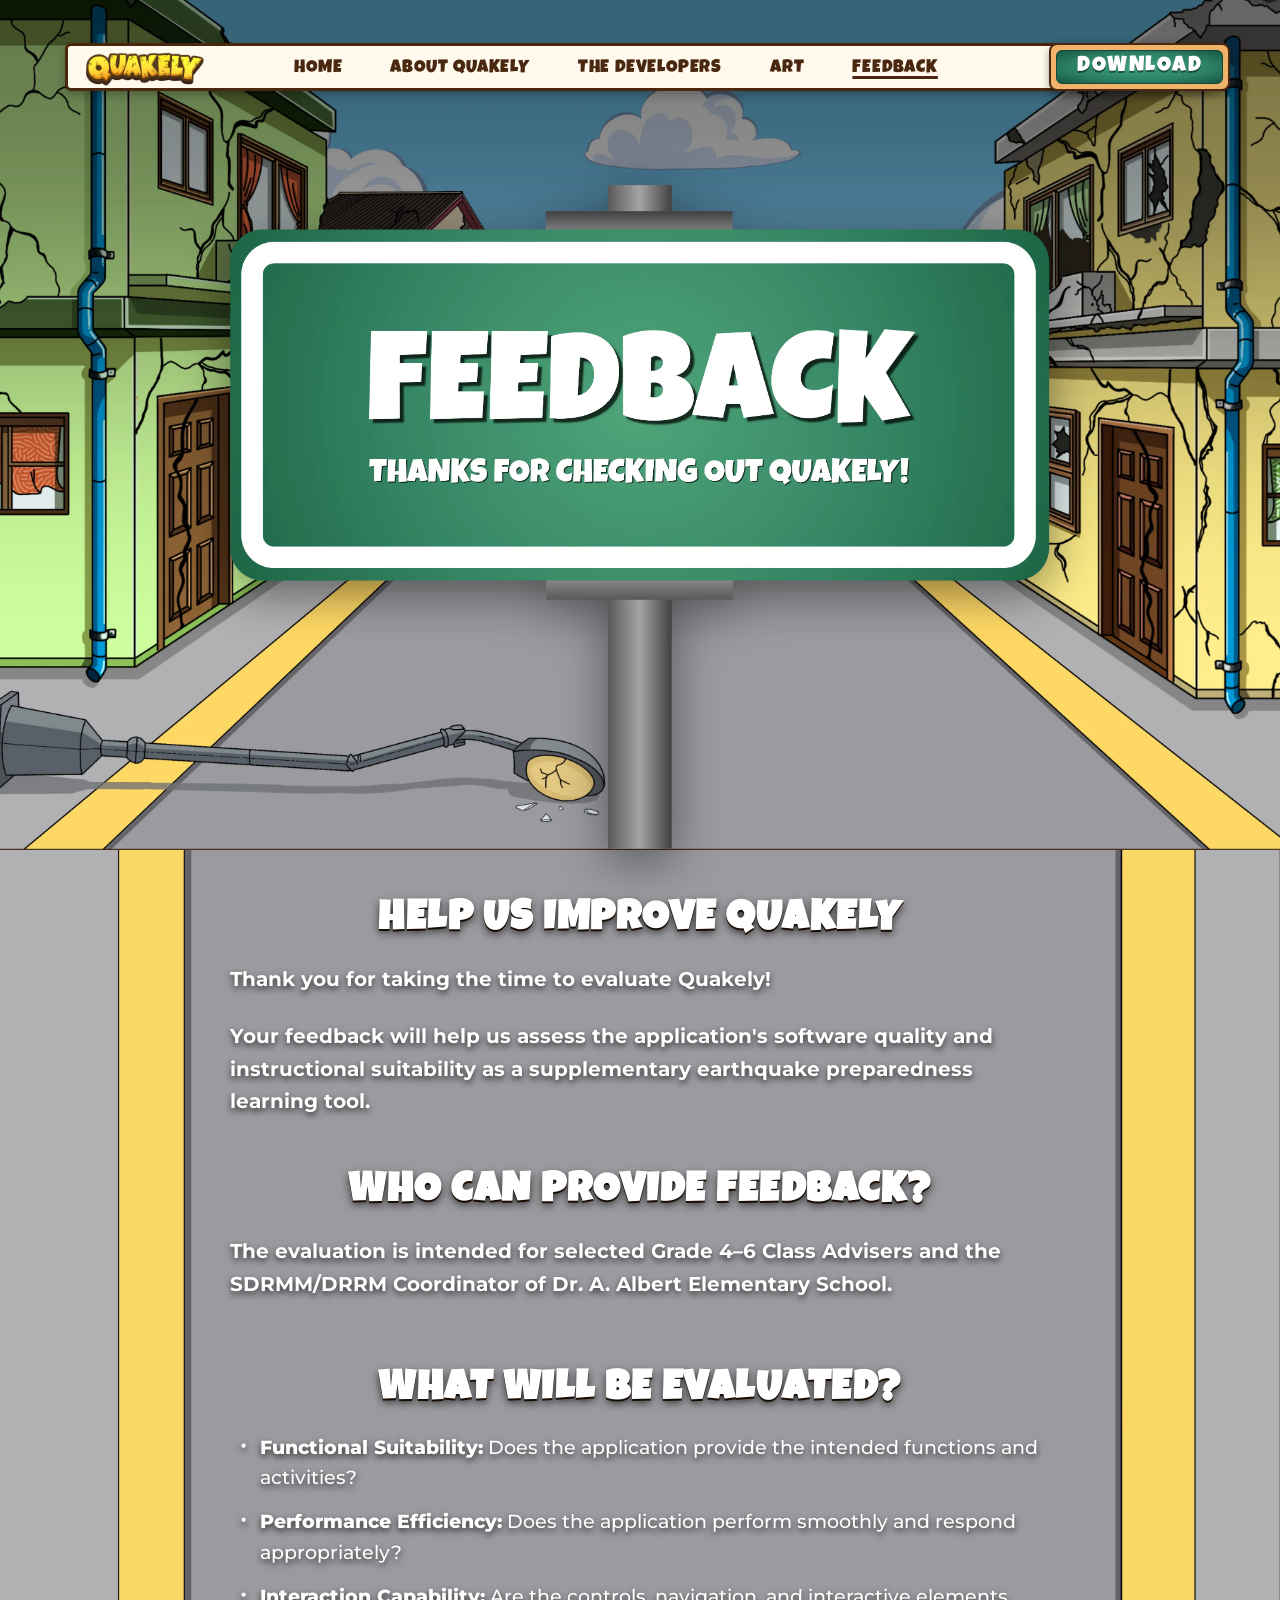
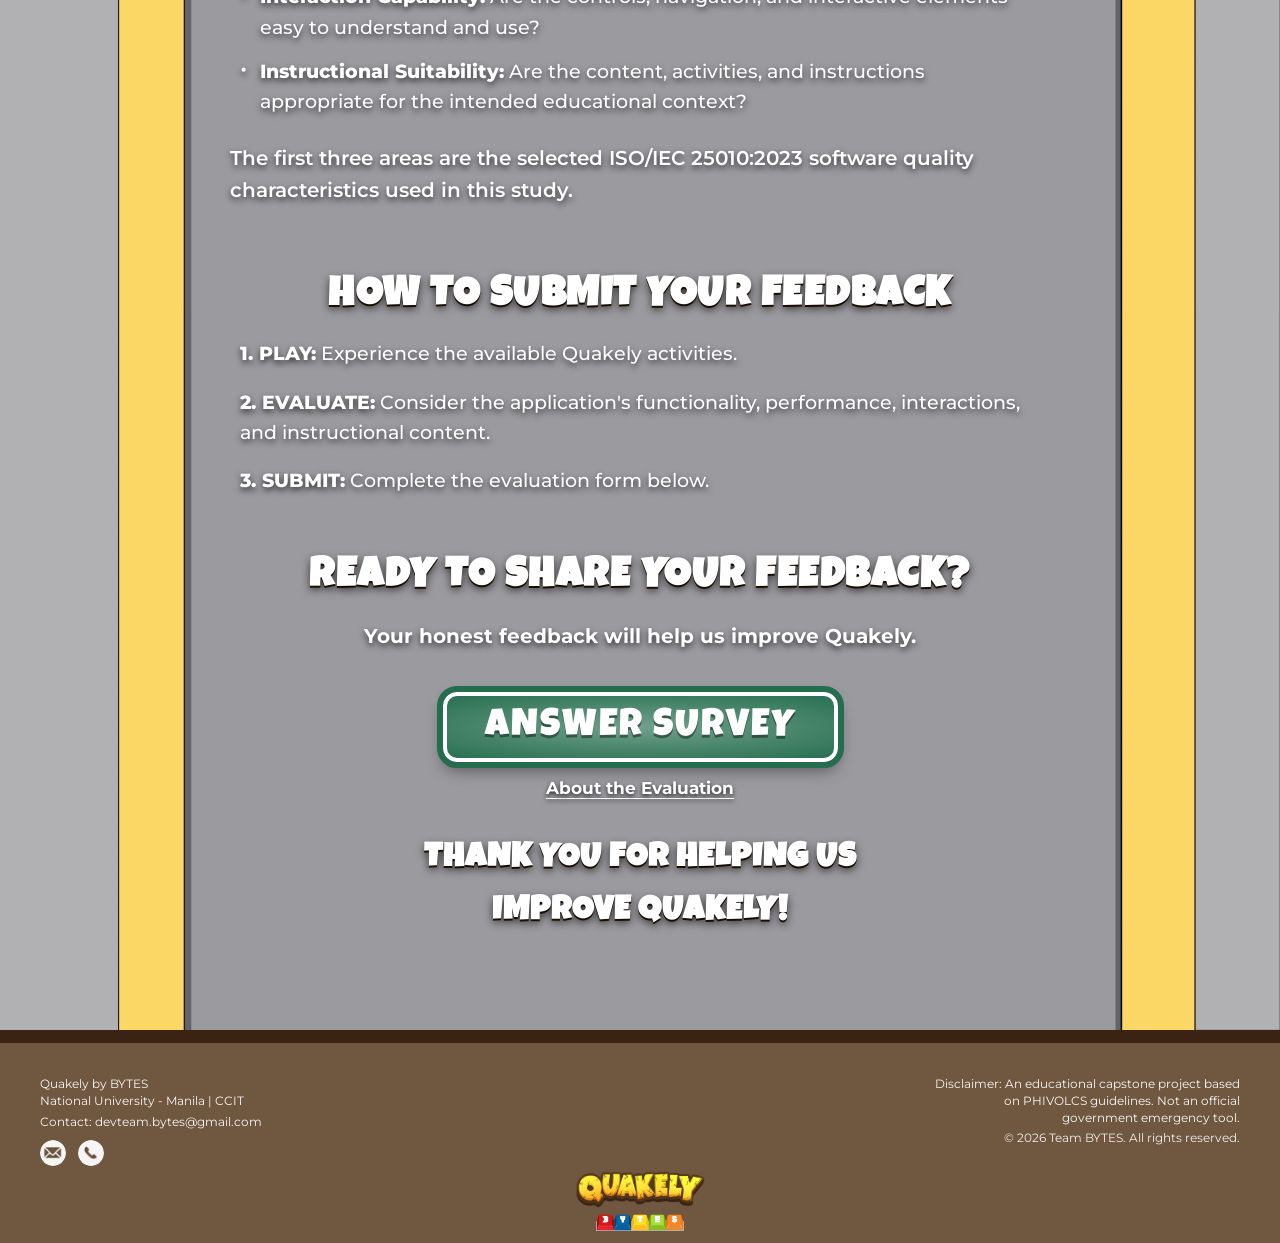
<file: Quakely_Turnover/feedback.html>
<!doctype html>
<html lang="en">
  <head>
    <meta charset="utf-8" />
    <meta name="viewport" content="width=device-width, initial-scale=1.0, maximum-scale=1.0, user-scalable=no">    <title>Feedback - Quakely</title>
    <link rel="icon" type="image/png" href="Q LOGO 2.png" />    
    
        <meta
      property="og:title"
      content="Quakely - Help Us Make The Game Better!"
    />
    <meta
      property="og:image"
      content="https://quakelywebsite.vercel.app/Home%20Assets/HOME%20FULL%20ART%202.webp"
    />
    <meta
      property="og:url"
      content="https://quakelywebsite.vercel.app/feedback.html"
    />
    <meta property="og:type" content="website" />

    <link href="https://fonts.googleapis.com" rel="preconnect" />
    <link crossorigin="" href="https://fonts.gstatic.com" rel="preconnect" />
    <link
      href="https://fonts.googleapis.com/css2?family=Luckiest+Guy&family=Montserrat:ital,wght@0,400;0,500;0,600;0,700;0,800;1,400&display=swap"
      rel="stylesheet"
    />
    <link href="styles/feedback.css" rel="stylesheet" />
    <style>
      /* Nav logo + links hover */
      .nav-logo {
        display: inline-block;
        transition: translate 0.25s ease, filter 0.25s ease;
      }

      .nav-logo:hover {
        translate: 0 -2px;
        filter: brightness(1.08) drop-shadow(0 4px 10px rgba(0, 0, 0, 0.15));
      }

      .nav-links a {
        display: inline-block;
        transition: translate 0.2s ease, filter 0.2s ease;
      }

      .nav-links a:hover {
        translate: 0 -2px;
        filter: brightness(1.15);
      }

      .btn-download {
        display: inline-block;
        transition: translate 0.2s ease, filter 0.2s ease;
      }

      .btn-download:hover {
        translate: 0 -3px;
        filter: brightness(1.1);
      }

      /* Feedback sign hover */
      .feedback-sign-wrapper {
        transition: translate 0.25s ease, filter 0.25s ease;
      }

      .feedback-sign-wrapper:hover {
        translate: 0 -4px;
        filter: brightness(1.06) drop-shadow(0 8px 18px rgba(0, 0, 0, 0.2));
      }

      /* Answer Survey button hover */
      .btn-answer-survey {
        display: inline-block;
        transition: translate 0.2s ease, filter 0.2s ease;
      }

      .btn-answer-survey:hover {
        translate: 0 -3px;
        filter: brightness(1.15);
      }

      .btn-answer-survey:active {
        translate: 0 0;
        filter: brightness(0.95);
      }

      /* About the Evaluation button hover */
      .btn-about-eval {
        transition: translate 0.2s ease, filter 0.2s ease;
      }

      .btn-about-eval:hover {
        translate: 0 -3px;
        filter: brightness(1.1);
      }

      /* Modal close button hover */
      .modal-close-btn {
        transition: translate 0.2s ease, filter 0.2s ease;
      }

      .modal-close-btn:hover {
        translate: 0 -2px;
        filter: brightness(1.3);
      }

      /* Contact icons hover */
      .contact-icon-circle {
        transition: translate 0.2s ease, filter 0.2s ease;
      }

      .contact-icon-circle:hover {
        translate: 0 -3px;
        filter: brightness(1.1) drop-shadow(0 4px 8px rgba(0, 0, 0, 0.15));
      }
    </style>
  </head>
  <body>
    <div class="page-wrapper">
      <div class="nav-container">
        <header class="navbar">
          <a class="nav-logo" href="index.html">
            <img
              alt="Quakely Logo"
              height="356"
              src="Home Assets/Quakely Primary Logo.webp"
              width="2000"
            />
          </a>
          <button id="resp-nav-toggle" aria-label="Menu" aria-expanded="false">☰</button>
          <ul class="nav-links">
            <li><a href="index.html">HOME</a></li>
            <li><a href="about.html">ABOUT QUAKELY</a></li>
            <li><a href="devs.html">THE DEVELOPERS</a></li>
            <li><a href="art.html">ART</a></li>
            <li><a class="active" href="feedback.html">FEEDBACK</a></li>
          </ul>
          <a class="btn-download" href="download.html">
            <span>DOWNLOAD</span>
          </a>
        </header>
      </div>
      <main class="section-feedback-main">
        <section class="feedback-top-scene">
          <div class="feedback-sign-wrapper">
            <img
              alt="Share Your Feedback"
              class="feedback-sign-img"
              height="2225"
              loading="lazy"
              src="Feedback Assets/FEEDBACK SIGN.webp"
              width="2747"
            />
          </div>
        </section>
        <section class="feedback-road-scene">
          <div class="feedback-road-content">
            <div class="content-block">
              <h2>HELP US IMPROVE QUAKELY</h2>
              <p>Thank you for taking the time to evaluate Quakely!</p>
              <p>
                Your feedback will help us assess the application's software
                quality and instructional suitability as a supplementary
                earthquake preparedness learning tool.
              </p>
            </div>
            <div class="content-block">
              <h2>WHO CAN PROVIDE FEEDBACK?</h2>
              <p>
                The evaluation is intended for selected Grade 4–6 Class Advisers
                and the SDRMM/DRRM Coordinator of Dr. A. Albert Elementary
                School.
              </p>
            </div>
          </div>
        </section>
        <section class="feedback-road-scene section-evaluated">
          <div class="feedback-road-content">
            <div class="content-block">
              <h2>WHAT WILL BE EVALUATED?</h2>
              <ul>
                <li>
                  <strong>Functional Suitability:</strong> Does the application
                  provide the intended functions and activities?
                </li>
                <li>
                  <strong>Performance Efficiency:</strong> Does the application
                  perform smoothly and respond appropriately?
                </li>
                <li>
                  <strong>Interaction Capability:</strong> Are the controls,
                  navigation, and interactive elements easy to understand and
                  use?
                </li>
                <li>
                  <strong>Instructional Suitability:</strong> Are the content,
                  activities, and instructions appropriate for the intended
                  educational context?
                </li>
              </ul>
              <p class="sub-lead">
                The first three areas are the selected ISO/IEC 25010:2023
                software quality characteristics used in this study.
              </p>
            </div>
          </div>
        </section>
        <section class="feedback-road-scene section-submit">
          <div class="feedback-road-content">
            <div class="content-block">
              <h2>HOW TO SUBMIT YOUR FEEDBACK</h2>
              <ol>
                <li>
                  <strong>1. PLAY:</strong> Experience the available Quakely
                  activities.
                </li>
                <li>
                  <strong>2. EVALUATE:</strong> Consider the application's
                  functionality, performance, interactions, and instructional
                  content.
                </li>
                <li>
                  <strong>3. SUBMIT:</strong> Complete the evaluation form
                  below.
                </li>
              </ol>
            </div>
            <div class="content-block cta-content-block">
              <h2>READY TO SHARE YOUR FEEDBACK?</h2>
              <p>Your honest feedback will help us improve Quakely.</p>
              <a
                class="btn-answer-survey"
                href="https://docs.google.com/forms/d/e/1FAIpQLSfhSWTNYq4iRe2BgX1VZHH7TyLq57AmI5beFQHdReaB3a554w/viewform?usp=header"
                rel="noopener noreferrer"
                target="_blank"
              >
                <span>ANSWER SURVEY</span>
              </a>
              <button class="btn-about-eval" id="openModalBtn" type="button">
                About the Evaluation
              </button>
              <p class="thank-you-text">
                THANK YOU FOR HELPING US<br />IMPROVE QUAKELY!
              </p>
            </div>
          </div>
        </section>
      </main>
      <div aria-hidden="true" class="modal-overlay" id="evalModal">
        <div aria-modal="true" class="modal-box" role="dialog">
          <button
            aria-label="Close modal"
            class="modal-close-btn"
            id="closeModalBtn"
            type="button"
          >
            ×
          </button>
          <h3>About the Evaluation</h3>
          <p>
            This evaluation is part of the academic research and system
            evaluation of
            <strong>Quakely</strong> by
            <strong>Team BYTES of National University – Manila</strong>.
          </p>
          <p>
            The study evaluates
            <strong
              >Functional Suitability, Performance Efficiency, and Interaction
              Capability</strong
            >
            based on the
            <strong>ISO/IEC 25010:2023 Product Quality Model</strong>, together
            with the application's instructional suitability.
          </p>
        </div>
      </div>
      <footer class="footer">
        <div class="footer-inner">
          <div class="footer-columns">
            <div class="footer-left">
              <p>Quakely by BYTES</p>
              <p>National University - Manila | CCIT</p>
              <p style="margin-top: 4px">
                Contact:
                <a
                  class="email-link"
                  href="https://mail.google.com/mail/?view=cm&fs=1&to=devteam.bytes@gmail.com"
                  rel="noopener noreferrer"
                  target="_blank"
                >
                  devteam.bytes@gmail.com
                </a>
              </p>
              <div class="contact-icons-row">
                <a
                  class="contact-icon-circle"
                  href="https://mail.google.com/mail/?view=cm&fs=1&to=devteam.bytes@gmail.com"
                  rel="noopener noreferrer"
                  target="_blank"
                  title="Compose Email in Gmail"
                >
                  <img
                    alt="Email"
                    height="30"
                    loading="lazy"
                    src="Home Assets/EMAIL ICON.webp"
                    width="30"
                  />
                </a>
                <a
                  class="contact-icon-circle"
                  href="tel:+639991867943"
                  title="Call Us"
                >
                  <img
                    alt="Phone"
                    height="30"
                    loading="lazy"
                    src="Home Assets/PHONE ICON.webp"
                    width="30"
                  />
                </a>
              </div>
            </div>
            <div class="footer-right">
              <p style="padding-bottom: 4px">
                Disclaimer: An educational capstone project based<br />
                on PHIVOLCS guidelines. Not an official<br />
                government emergency tool.
              </p>
              <p class="copyright">© 2026 Team BYTES. All rights reserved.</p>
            </div>
          </div>
          <div class="footer-center">
            <div class="footer-logos">
              <img
                alt="Quakely Logo"
                class="quakely-logo"
                height="356"
                src="Home Assets/Quakely Primary Logo.webp"
                width="2000"
              />
              <img
                alt="BYTES Logo"
                class="bytes-logo"
                height="606"
                src="Home Assets/BYTES logo transp bg.webp"
                width="2686"
              />
            </div>
          </div>
        </div>
      </footer>
    </div>
    <script>
      const modal = document.getElementById("evalModal");
      const openBtn = document.getElementById("openModalBtn");
      const closeBtn = document.getElementById("closeModalBtn");

      openBtn.addEventListener("click", () => {
        modal.classList.add("active");
        modal.setAttribute("aria-hidden", "false");
      });

      closeBtn.addEventListener("click", () => {
        modal.classList.remove("active");
        modal.setAttribute("aria-hidden", "true");
      });

      modal.addEventListener("click", (e) => {
        if (e.target === modal) {
          modal.classList.remove("active");
          modal.setAttribute("aria-hidden", "true");
        }
      });

      document.addEventListener("keydown", (e) => {
        if (e.key === "Escape" && modal.classList.contains("active")) {
          modal.classList.remove("active");
          modal.setAttribute("aria-hidden", "true");
        }
      });

      // Responsive Navbar Toggle
const navToggleBtn = document.getElementById("resp-nav-toggle");
const navbarEl = document.querySelector(".navbar");

if (navToggleBtn && navbarEl) {
  navToggleBtn.addEventListener("click", () => {
    navbarEl.classList.toggle("resp-open");
    const isExpanded = navbarEl.classList.contains("resp-open");
    navToggleBtn.setAttribute("aria-expanded", isExpanded);
  });
}
    </script>
  </body>
</html>
</file>
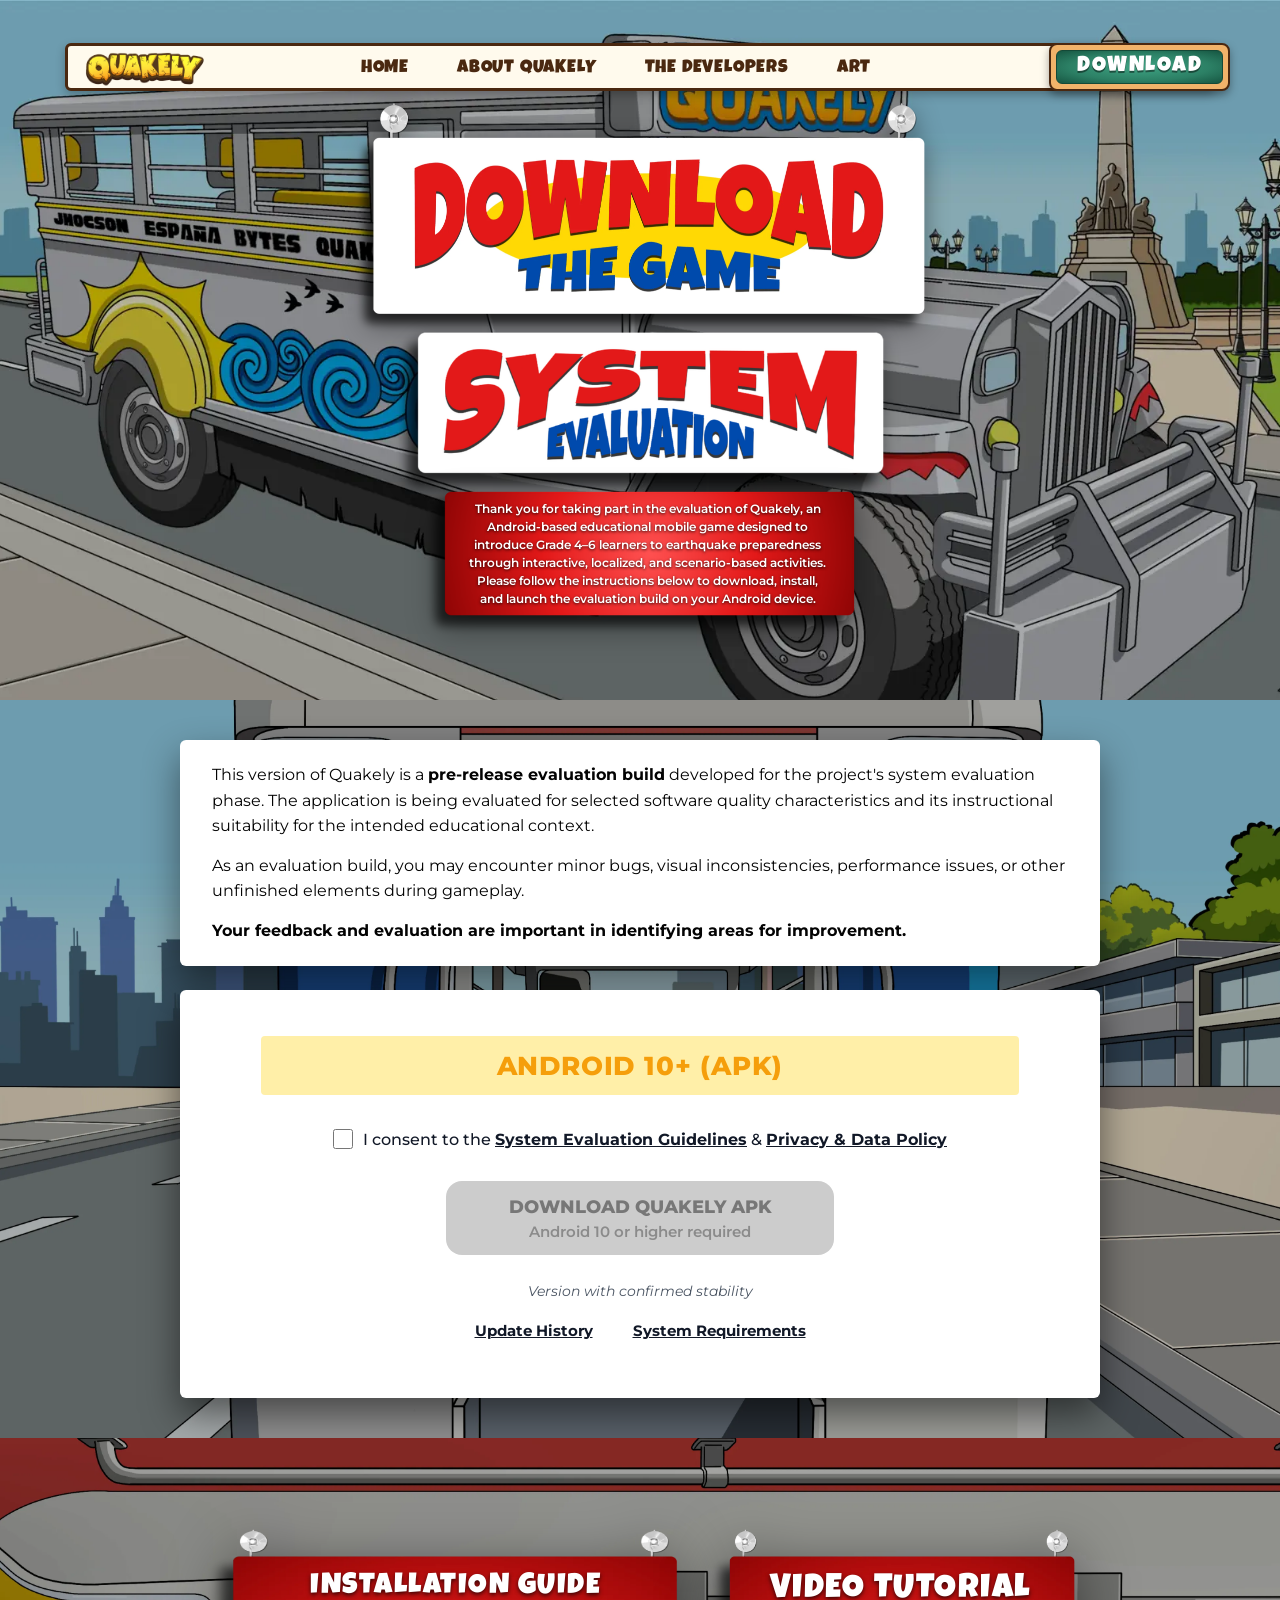
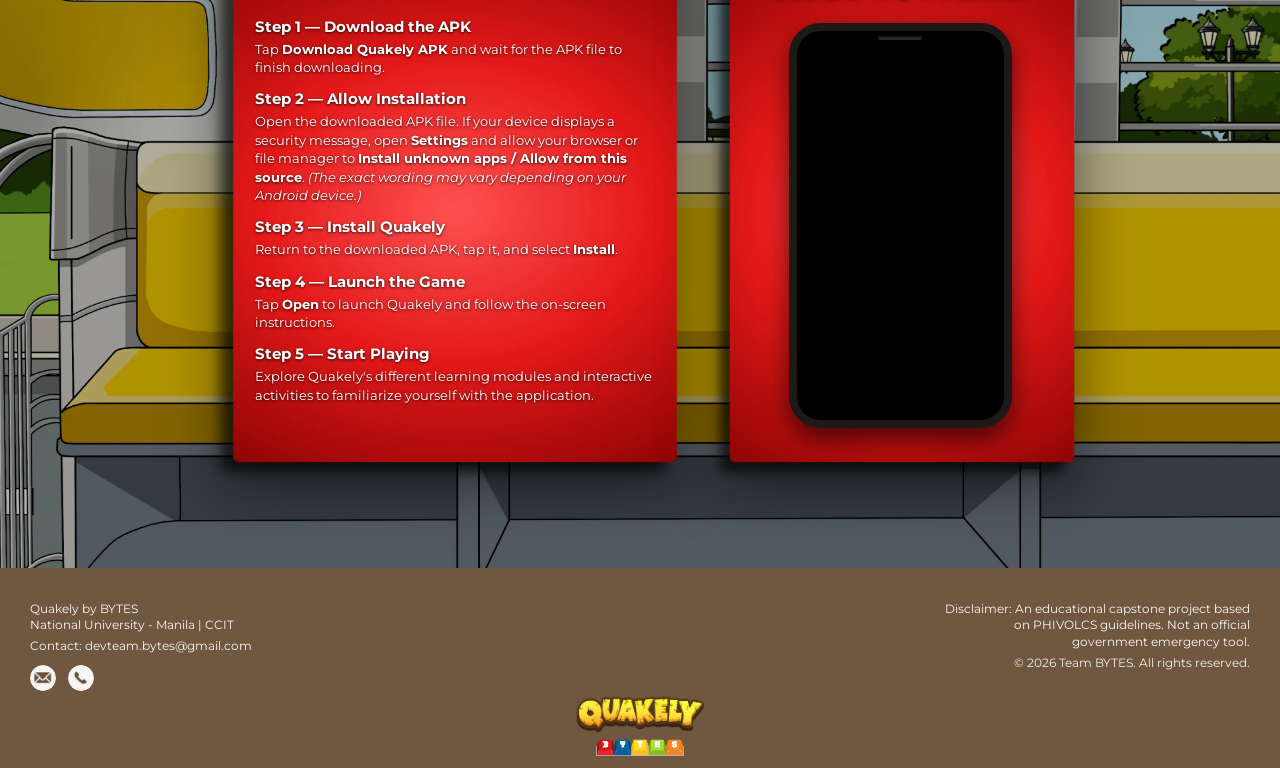
<file: Quakely_Website/download.html>
<!doctype html>
<html lang="en">
  <head>
    <meta charset="utf-8" />
    <meta name="viewport" content="width=device-width, initial-scale=1.0" />
    <title>Download Quakely - System Evaluation</title>
    <link rel="icon" type="image/png" href="Q LOGO 2.png" />

    <meta
      property="og:title"
      content="Download Quakely - Become The Ultimate Earthquake Safety Hero!"
    />
    <meta
      property="og:image"
      content="https://quakelywebsite.vercel.app/Home%20Assets/HOME%20FULL%20ART%202.webp"
    />
    <meta
      property="og:url"
      content="https://quakelywebsite.vercel.app/download.html"
    />
    <meta property="og:type" content="website" />

    <link href="https://fonts.googleapis.com" rel="preconnect" />
    <link crossorigin="" href="https://fonts.gstatic.com" rel="preconnect" />
    <link
      href="https://fonts.googleapis.com/css2?family=Luckiest+Guy&family=Montserrat:ital,wght@0,400;0,500;0,600;0,700;0,800;1,400&display=swap"
      rel="stylesheet"
    />
    <link
      rel="preload"
      as="image"
      href="Download Assets/JEEP 1.webp"
      type="image/webp"
    />
    <link href="styles/download.css" rel="stylesheet" />
    <style>
      /* ===================================================
         HOVER EFFECTS — same pattern used across about.html
         and art.html: images/buttons lift with a subtle
         translate + brightness/drop-shadow filter; text-only
         elements get a lighter filter-only treatment.
         =================================================== */

      /* Nav logo + links hover */
      .nav-logo {
        display: inline-flex;
        transition:
          translate 0.25s ease,
          filter 0.25s ease;
      }

      .nav-logo:hover {
        translate: 0 -2px;
        filter: brightness(1.08) drop-shadow(0 4px 10px rgba(0, 0, 0, 0.15));
      }

      .nav-links a {
        display: inline-block;
        transition:
          translate 0.2s ease,
          filter 0.2s ease;
      }

      .nav-links a:hover {
        translate: 0 -2px;
        filter: brightness(1.15);
      }

      .btn-download {
        display: inline-block;
        transition:
          translate 0.2s ease,
          filter 0.2s ease;
      }

      .btn-download:hover {
        translate: 0 -3px;
        filter: brightness(1.1);
      }

      /* Mobile nav toggle */
      #resp-nav-toggle {
        transition: filter 0.2s ease;
      }

      #resp-nav-toggle:hover {
        filter: brightness(1.3);
      }

      /* Top banners */
      .banner-download {
        transition:
          translate 0.25s ease,
          filter 0.25s ease;
      }

      .banner-download:hover {
        translate: 0 -3px;
        filter: brightness(1.04) drop-shadow(0 10px 18px rgba(0, 0, 0, 0.25));
      }

      .banner-system-eval {
        transition:
          translate 0.25s ease,
          filter 0.25s ease;
      }

      .banner-system-eval:hover {
        translate: 0 -3px;
        filter: brightness(1.04) drop-shadow(0 8px 14px rgba(0, 0, 0, 0.2));
      }

      /* Red notice banner box */
      .notice-landscape-box {
        transition:
          translate 0.25s ease,
          filter 0.25s ease;
      }

      .notice-landscape-box:hover {
        translate: 0 -3px;
        filter: brightness(1.03) drop-shadow(0 8px 16px rgba(0, 0, 0, 0.2));
      }

      /* About This Build card */
      .about-build-card {
        transition:
          translate 0.25s ease,
          filter 0.25s ease,
          box-shadow 0.25s ease;
        cursor: default;
      }

      .about-build-card:hover {
        translate: 0 -4px;
        filter: brightness(1.01);
        box-shadow: 0 10px 20px rgba(0, 0, 0, 0.15);
      }

      /* Android download card */
      .download-card {
        transition:
          translate 0.25s ease,
          filter 0.25s ease,
          box-shadow 0.25s ease;
      }

      .download-card:hover {
        translate: 0 -4px;
        filter: brightness(1.01);
        box-shadow: 0 12px 22px rgba(0, 0, 0, 0.2);
      }

      /* Consent guideline/privacy text links — same hover treatment
         as .link-btn (Update History / System Requirements) */
      .consent-link {
        display: inline-block;
        transition:
          translate 0.2s ease,
          filter 0.2s ease;
      }

      .consent-link:hover {
        translate: 0 -2px;
        filter: brightness(1.15);
        text-decoration: underline;
      }

      /* Main download button */
      .download-btn {
        transition:
          translate 0.2s ease,
          filter 0.2s ease,
          box-shadow 0.2s ease;
      }

      .download-btn:not(:disabled):hover {
        translate: 0 -3px;
        filter: brightness(1.08);
        box-shadow: 0 8px 16px rgba(0, 0, 0, 0.25);
      }

      /* Update History / System Requirements links */
      .link-btn {
        display: inline-block;
        transition:
          translate 0.2s ease,
          filter 0.2s ease;
      }

      .link-btn:hover {
        translate: 0 -2px;
        filter: brightness(1.15);
        text-decoration: underline;
      }

      /* Installation guide + video tutorial portrait cards */
      .portrait-card {
        transition:
          translate 0.25s ease,
          filter 0.25s ease;
        cursor: default;
      }

      .portrait-card:hover {
        translate: 0 -5px;
        filter: brightness(1.03) drop-shadow(0 12px 20px rgba(0, 0, 0, 0.25));
      }

      /* Phone mockup / video preview */
      .phone-mockup {
        transition:
          translate 0.25s ease,
          filter 0.25s ease;
      }

      .phone-mockup:hover {
        translate: 0 -3px;
        filter: brightness(1.03) drop-shadow(0 8px 16px rgba(0, 0, 0, 0.3));
      }

      /* Modal close button */
      .modal-close-btn {
        transition:
          translate 0.2s ease,
          filter 0.2s ease;
      }

      .modal-close-btn:hover {
        translate: 0 -2px;
        filter: brightness(1.3);
      }

      /* Footer */
      .contact-icon-circle {
        transition:
          translate 0.2s ease,
          filter 0.2s ease;
      }

      .contact-icon-circle:hover {
        translate: 0 -3px;
        filter: brightness(1.1) drop-shadow(0 4px 8px rgba(0, 0, 0, 0.15));
      }

      .email-link {
        transition: filter 0.2s ease;
      }

      .email-link:hover {
        filter: brightness(1.15);
      }

      .footer-logos {
        transition: filter 0.2s ease;
      }

      .footer-logos:hover {
        filter: brightness(1.08);
      }
    </style>
  </head>
  <body>
    <div class="page-container">
      <main class="content-landmark">
        <!-- SECTION 1: JEEP 1 -->
        <section class="section-jeep-1">
          <header class="navbar">
            <a class="nav-logo" href="index.html">
              <img
                alt="Quakely Logo"
                height="356"
                src="Home Assets/Quakely Primary Logo.webp"
                width="2000"
              />
            </a>
            <button
              aria-expanded="false"
              aria-label="Menu"
              id="resp-nav-toggle"
            >
              ☰
            </button>
            <ul class="nav-links">
              <li><a href="index.html">HOME</a></li>
              <li><a href="about.html">ABOUT QUAKELY</a></li>
              <li><a href="devs.html">THE DEVELOPERS</a></li>
              <li><a href="art.html">ART</a></li>
            </ul>
            <a class="btn-download" href="download.html">
              <span>DOWNLOAD</span>
            </a>
          </header>
          <img
            alt="Download The Game"
            class="banner-download"
            height="944"
            src="Download Assets/DOWNLOAD BANNER.webp"
            width="2313"
          />
          <img
            alt="System Evaluation"
            class="banner-system-eval"
            height="662"
            src="Download Assets/System Evaluation.webp"
            width="1653"
          />
          <div class="notice-landscape-box">
            <img
              alt="Notice Banner"
              class="notice-landscape-bg"
              height="659"
              loading="lazy"
              src="Download Assets/RED BANNER LANDSCAPE.webp"
              width="1652"
            />
            <div class="notice-landscape-text">
              Thank you for taking part in the evaluation of Quakely, an
              Android-based educational mobile game designed to introduce Grade
              4–6 learners to earthquake preparedness through interactive,
              localized, and scenario-based activities. Please follow the
              instructions below to download, install, and launch the evaluation
              build on your Android device.
            </div>
          </div>
        </section>
        <!-- SECTION 2: JEEP 2 -->
        <section class="section-jeep-2">
          <!-- White Container: About This Build -->
          <div class="about-build-card">
            <p>
              This version of Quakely is a
              <strong>pre-release evaluation build</strong> developed for the
              project's system evaluation phase. The application is being
              evaluated for selected software quality characteristics and its
              instructional suitability for the intended educational context.
            </p>
            <p>
              As an evaluation build, you may encounter minor bugs, visual
              inconsistencies, performance issues, or other unfinished elements
              during gameplay.
            </p>
            <p>
              <b
                >Your feedback and evaluation are important in identifying areas
                for improvement.</b
              >
            </p>
          </div>
          <!-- Android Download Card -->
          <div class="download-card">
            <div class="card-header-wrapper">
              <div class="card-header-inner-pill">ANDROID 10+ (APK)</div>
            </div>
            <div class="card-body">
              <label class="consent-group">
                <input
                  id="consentCheckbox"
                  onchange="toggleDownloadBtn()"
                  type="checkbox"
                />
                <span>
                  I consent to the
                  <button
                    class="consent-link"
                    onclick="openModal('guidelinesModal')"
                    type="button"
                  >
                    System Evaluation Guidelines
                  </button>
                  &
                  <button
                    class="consent-link"
                    onclick="openModal('privacyModal')"
                    type="button"
                  >
                    Privacy & Data Policy
                  </button>
                </span>
              </label>
              <button
                class="download-btn"
                disabled=""
                id="downloadBtn"
                onclick="handleDownload()"
                type="button"
              >
                DOWNLOAD QUAKELY APK
                <span>Android 10 or higher required</span>
              </button>
              <span class="version-subtext"
                >Version with confirmed stability</span
              >
              <div class="quick-links">
                <button
                  class="link-btn"
                  onclick="openModal('releaseNotesModal')"
                  type="button"
                >
                  Update History
                </button>
                <button
                  class="link-btn"
                  onclick="openModal('sysReqModal')"
                  type="button"
                >
                  System Requirements
                </button>
              </div>
            </div>
          </div>
        </section>
        <!-- SECTION 3: JEEP 3 -->
        <section class="section-jeep-3">
          <div class="info-cards-row">
            <!-- Installation Guide -->
            <div class="portrait-card guide-card">
              <img
                alt="Installation Guide Banner"
                class="portrait-bg-img"
                height="2013"
                loading="lazy"
                src="Download Assets/RED BANNER PORTRAIT.webp"
                width="1350"
              />
              <div class="card-inner-content">
                <h2 class="red-card-title">INSTALLATION GUIDE</h2>
                <div class="guide-list-wrap">
                  <ol class="guide-list">
                    <li>
                      <span class="guide-step-title"
                        >Step 1 — Download the APK</span
                      >
                      <span class="guide-step-desc"
                        >Tap <b>Download Quakely APK</b> and wait for the APK
                        file to finish downloading.</span
                      >
                    </li>
                    <li>
                      <span class="guide-step-title"
                        >Step 2 — Allow Installation</span
                      >
                      <span class="guide-step-desc"
                        >Open the downloaded APK file. If your device displays a
                        security message, open <b>Settings</b> and allow your
                        browser or file manager to
                        <b>Install unknown apps / Allow from this source</b>.
                        <i
                          >(The exact wording may vary depending on your Android
                          device.)</i
                        ></span
                      >
                    </li>
                    <li>
                      <span class="guide-step-title"
                        >Step 3 — Install Quakely</span
                      >
                      <span class="guide-step-desc"
                        >Return to the downloaded APK, tap it, and select
                        <b>Install</b>.</span
                      >
                    </li>
                    <li>
                      <span class="guide-step-title"
                        >Step 4 — Launch the Game</span
                      >
                      <span class="guide-step-desc"
                        >Tap <b>Open</b> to launch Quakely and follow the
                        on-screen instructions.</span
                      >
                    </li>
                    <li>
                      <span class="guide-step-title"
                        >Step 5 — Start Playing</span
                      >
                      <span class="guide-step-desc"
                        >Explore Quakely's different learning modules and
                        interactive activities to familiarize yourself with the
                        application.</span
                      >
                    </li>
                  </ol>
                </div>
              </div>
            </div>
            <!-- Video Tutorial -->
            <div class="portrait-card video-card">
              <img
                alt="Video Tutorial Banner"
                class="portrait-bg-img"
                height="2013"
                loading="lazy"
                src="Download Assets/RED BANNER PORTRAIT.webp"
                width="1350"
              />
              <div class="card-inner-content">
                <h2 class="red-card-title">VIDEO TUTORIAL</h2>
                <div class="phone-mockup">
                  <div class="phone-notch"></div>
                  <iframe
                    class="phone-video"
                    src="https://www.youtube.com/embed/ThYyaC8h6aI"
                    title="Quakely Video Tutorial"
                    frameborder="0"
                    allow="
                      accelerometer;
                      autoplay;
                      clipboard-write;
                      encrypted-media;
                      gyroscope;
                      picture-in-picture;
                      web-share;
                    "
                    allowfullscreen
                  >
                  </iframe>
                </div>
              </div>
            </div>
          </div>
        </section>
      </main>
      <!-- FOOTER -->
      <footer class="footer">
        <div class="footer-inner">
          <div class="footer-columns">
            <div class="footer-left">
              <p>Quakely by BYTES</p>
              <p>National University - Manila | CCIT</p>
              <p style="margin-top: 4px">
                Contact:
                <a
                  class="email-link"
                  href="https://mail.google.com/mail/?view=cm&fs=1&to=devteam.bytes@gmail.com"
                  rel="noopener noreferrer"
                  target="_blank"
                >
                  devteam.bytes@gmail.com
                </a>
              </p>
              <div class="contact-icons-row">
                <a
                  class="contact-icon-circle"
                  href="https://mail.google.com/mail/?view=cm&fs=1&to=devteam.bytes@gmail.com"
                  rel="noopener noreferrer"
                  target="_blank"
                  title="Compose Email in Gmail"
                >
                  <img
                    alt="Email"
                    height="30"
                    loading="lazy"
                    src="Home Assets/EMAIL ICON.webp"
                    width="30"
                  />
                </a>
                <a
                  class="contact-icon-circle"
                  href="tel:+639991867943"
                  title="Call Us"
                >
                  <img
                    alt="Phone"
                    height="30"
                    loading="lazy"
                    src="Home Assets/PHONE ICON.webp"
                    width="30"
                  />
                </a>
              </div>
            </div>
            <div class="footer-right">
              <p style="padding-bottom: 4px">
                Disclaimer: An educational capstone project based<br />
                on PHIVOLCS guidelines. Not an official<br />
                government emergency tool.
              </p>
              <p class="copyright">© 2026 Team BYTES. All rights reserved.</p>
            </div>
          </div>
          <div class="footer-center">
            <div class="footer-logos">
              <img
                alt="Quakely Logo"
                class="quakely-logo"
                height="356"
                src="Home Assets/Quakely Primary Logo.webp"
                width="2000"
              />
              <img
                alt="BYTES Logo"
                class="bytes-logo"
                height="606"
                src="Home Assets/BYTES logo transp bg.webp"
                width="2686"
              />
            </div>
          </div>
        </div>
      </footer>
    </div>
    <!-- POPUPS / MODALS -->
    <!-- MODAL 1: System Evaluation Guidelines -->
    <div class="modal-backdrop" id="guidelinesModal">
      <div class="modal-box">
        <div class="modal-header">
          <h3>System Evaluation Guidelines</h3>
          <button
            class="modal-close-btn"
            onclick="closeModal('guidelinesModal')"
          >
            ×
          </button>
        </div>
        <div class="modal-content">
          <p style="margin-bottom: 12px">
            This is a <b>pre-release evaluation build</b> of Quakely developed
            for the project's system evaluation phase.
          </p>
          <p style="margin-bottom: 8px"><b>Please Note</b></p>
          <ul>
            <li>
              <b>Evaluation Build:</b> This is not the final public release of
              Quakely.
            </li>
            <li>
              <b>Purpose:</b> The application is provided for
              <b>system evaluation and academic research purposes.</b>
            </li>
            <li>
              <b>Gameplay:</b> Quakely's core learning activities can be played
              <b>offline.</b>
            </li>
            <li>
              <b>Internet Connection:</b> An internet connection may be required
              for certain monitoring and synchronization functions.
            </li>
            <li>
              <b>Target Platform:</b> Quakely is currently developed for
              <b>Android devices.</b>
            </li>
          </ul>
        </div>
      </div>
    </div>
    <!-- MODAL 2: Privacy & Data Policy -->
    <div class="modal-backdrop" id="privacyModal">
      <div class="modal-box">
        <div class="modal-header">
          <h3>Privacy & Data Policy</h3>
          <button class="modal-close-btn" onclick="closeModal('privacyModal')">
            ×
          </button>
        </div>
        <div class="modal-content">
          <p style="margin-bottom: 6px"><b>Gameplay Data</b></p>
          <p style="margin-bottom: 12px">
            Quakely records selected gameplay information using a
            <b>system-generated Learner Monitoring ID</b> for gameplay
            observation and system verification. It is not used for grading or
            academic assessment.
          </p>
          <p style="margin-bottom: 6px"><b>Evaluation Data</b></p>
          <p style="margin-bottom: 12px">
            Information provided through evaluation forms will be used for
            <b>academic research and system evaluation</b> and handled
            confidentially.
          </p>
          <p style="margin-bottom: 6px"><b>Data Protection</b></p>
          <p>
            Collected data will not be sold or used for commercial purposes and
            will be managed according to the project's research procedures.
          </p>
        </div>
      </div>
    </div>
    <!-- MODAL: Quakely Release Notes -->
    <div class="modal-backdrop" id="releaseNotesModal">
      <div class="modal-box">
        <div class="modal-header">
          <h3>Quakely Release Notes</h3>
          <button
            class="modal-close-btn"
            onclick="closeModal('releaseNotesModal')"
          >
            ×
          </button>
        </div>
        <div class="modal-content">
          <h4>Version 1 Beta (First Beta Release)</h4>
          <ul>
            <li>Initial build for Capstone pilot testing.</li>
            <li>
              <b>Complete Build:</b> This release features the entire, fully
              playable educational game from start to finish. It includes all
              narrative chapters, fully integrated Live2D animations for the
              characters, finalized interactive mechanics for earthquake
              preparedness, and a fully functioning user interface ready for
              comprehensive end-to-end user testing.
            </li>
          </ul>
        </div>
      </div>
    </div>
    <div class="modal-backdrop" id="sysReqModal">
      <div class="modal-box">
        <div class="modal-header">
          <h3>Android System Requirements</h3>
          <button class="modal-close-btn" onclick="closeModal('sysReqModal')">
            ×
          </button>
        </div>
        <div class="modal-content">
          <p style="margin-bottom: 8px">
            <b>Minimum & Recommended Requirements</b>
          </p>
          <table class="req-table">
            <thead>
              <tr>
                <th><b>Requirement</b></th>
                <th>Minimum / Recommended</th>
              </tr>
            </thead>
            <tbody>
              <tr>
                <td><b>Operating System</b></td>
                <td>Android 10 or higher</td>
              </tr>
              <tr>
                <td><b>RAM</b></td>
                <td>2 GB minimum; 4 GB recommended</td>
              </tr>
              <tr>
                <td><b>Storage</b></td>
                <td>32 GB minimum device storage</td>
              </tr>
              <tr>
                <td><b>Display / Input</b></td>
                <td>Multi-touch touchscreen</td>
              </tr>
              <tr>
                <td><b>Internet Connection</b></td>
                <td>Not required for core learning activities</td>
              </tr>
              <tr>
                <td><b>Connectivity</b></td>
                <td>
                  Internet may be used for Firebase synchronization and
                  monitoring functions
                </td>
              </tr>
              <tr>
                <td colspan="2" style="background-color: #f9fafb">
                  The application is developed exclusively for Android devices.
                  Core learning activities are designed to function offline,
                  while Firebase integration is used for cloud synchronization
                  and monitoring functions when connectivity is available.
                </td>
              </tr>
            </tbody>
          </table>
        </div>
      </div>
    </div>
    <!-- Scripts -->
    <script>
      function toggleDownloadBtn() {
        const consentCheckbox = document.getElementById("consentCheckbox");
        const downloadBtn = document.getElementById("downloadBtn");

        // Enable/Disable button
        downloadBtn.disabled = !consentCheckbox.checked;
      }

      function openModal(modalId) {
        const modal = document.getElementById(modalId);
        if (modal) {
          modal.classList.add("active");
        }
      }

      function closeModal(modalId) {
        const modal = document.getElementById(modalId);
        if (modal) {
          modal.classList.remove("active");
        }
      }

      window.addEventListener("click", function (e) {
        if (e.target.classList.contains("modal-backdrop")) {
          e.target.classList.remove("active");
        }
      });

      function handleDownload() {
        const consentCheckbox = document.getElementById("consentCheckbox");

        if (!consentCheckbox.checked) {
          alert("Please check the consent box before downloading.");
          return;
        }

        window.location.href =
          "https://drive.google.com/file/d/1RTvO3mh5KSndCmEUEytL5yXcz2fT7Y6H/view?usp=drive_link";
      }

      // Responsive Navbar Toggle
      const navToggleBtn = document.getElementById("resp-nav-toggle");
      const navbarEl = document.querySelector(".navbar");

      if (navToggleBtn && navbarEl) {
        navToggleBtn.addEventListener("click", () => {
          navbarEl.classList.toggle("resp-open");
          const isExpanded = navbarEl.classList.contains("resp-open");
          navToggleBtn.setAttribute("aria-expanded", isExpanded);
        });
      }
    </script>
  </body>
</html>
</file>
<file: Quakely_Turnover/styles/index.css>
:root {
  --primary-yellow: #ffd200;
  --text-brown: #4a2810;
  --nav-bg: #fffaed;
  --nav-border: #91532b;
  --btn-orange-border: #f1b36a;
}

* {
  box-sizing: border-box;
  margin: 0;
  padding: 0;
}

body {
  font-family: "Montserrat", sans-serif;
  color: #ffffff;
  background-color: #3b2314;
  overflow-x: hidden;
}
html,
body {
  width: 100%;
  max-width: 100%;
  margin: 0;
  padding: 0;
  overflow-x: hidden;
  overscroll-behavior-x: none;
}
.page-wrapper {
  position: relative;
  width: 100%;
  display: flex;
  flex-direction: column;
}

.content-landmark {
  display: contents;
}

/* TOP SECTION */
.section-art {
  position: relative;
  width: 100%;
  height: 820px;
  background-image: url("../Home Assets/HOME FULL ART 1.webp");
  background-position: top center;
  background-repeat: no-repeat;
  background-size: 100% auto;
  display: flex;
  flex-direction: column;
  align-items: center;
  padding: 20px 24px 0 24px;
  z-index: auto;
}

.navbar {
  position: relative;
  width: 100%;
  max-width: 1380px;
  margin-top: 3vh;
  height: 48px;
  background-color: var(--nav-bg);
  border: 3px solid var(--text-brown);
  border-radius: 6px;
  display: flex;
  justify-content: center;
  align-items: center;
  padding: 0;
  box-shadow: 0 4px 10px rgba(0, 0, 0, 0.25);
  z-index: 30;
  box-sizing: border-box;
}

.nav-logo {
  position: absolute;
  left: -22px;
  top: 50%;
  transform: translateY(-45%);
  display: flex;
  align-items: center;
  z-index: 12;
}

.nav-logo img {
  height: 35px;
  width: auto;
  display: block;
  pointer-events: none;
}

.nav-links {
  display: flex;
  list-style: none;
  align-items: center;
  gap: 85px;
  margin: 0 auto;
}

.nav-links a {
  display: inline-block;
  text-decoration: none;
  color: var(--text-brown);
  font-family: "Luckiest Guy", cursive;
  font-size: 20px;
  letter-spacing: 0.8px;
  text-transform: uppercase;
  transition: opacity 0.2s ease;
}

.nav-links a:hover {
  transform: translateY(-2px);
  opacity: 0.8;
}

.nav-links a.active {
  text-decoration: underline;
  text-decoration-thickness: 3px;
  text-underline-offset: 4px;
}

/* BUTTONS */
.btn-download {
  position: absolute;
  right: -18px;
  top: 50%;
  transform: translateY(-50%);
  z-index: 12;
  display: inline-flex;
  align-items: center;
  justify-content: center;
  text-decoration: none;
  cursor: pointer;
  background-color: var(--btn-orange-border);
  border: 2.5px solid var(--text-brown);
  border-radius: 8px;
  padding: 5px;
  box-shadow: 0 4px 8px rgba(0, 0, 0, 0.35);

  transition:
    filter 0.2s ease,
    box-shadow 0.2s ease;
}

/* Hover effect */
.btn-download:hover,
.btn-download:hover span {
  opacity: 1 !important;
  filter: brightness(1.08);
}

.btn-download span {
  display: block;
  background: radial-gradient(
    ellipse at center,
    #3ea383 0%,
    #2c8065 60%,
    #165541 100%
  );
  border: 1.5px solid #144937;
  border-radius: 6px;
  padding: 6px 26px;
  color: #ffffff;
  font-family: "Luckiest Guy", cursive;
  font-size: 26px;
  letter-spacing: 1.5px;
  text-transform: uppercase;
  text-shadow: 0 2px 0px rgba(0, 0, 0, 0.45);
}

.btn-download:active {
  transform: translateY(calc(-50% + 2px));
}
/* HERO CENTER LOGO & HEADLINE ADJUSTMENTS */
.hero-center-logo {
  display: flex;
  justify-content: center;
  align-items: center;
  width: 100%;
  margin-top: clamp(200px, 10vw, 300px);
  margin-bottom: clamp(10px, 2vw, 20px);
  z-index: 5;
  position: relative;
}

.hero-logo-img {
  animation: heroShake 6s ease-in-out infinite;
  transform-origin: center center;
}

@keyframes heroShake {
  0%,
  85%,
  100% {
    transform: translateY(36px) rotate(0deg);
  }

  88% {
    transform: translateY(36px) rotate(-0.7deg);
  }

  91% {
    transform: translateY(36px) rotate(0.7deg);
  }

  94% {
    transform: translateY(36px) rotate(-0.7deg);
  }

  97% {
    transform: translateY(36px) rotate(0.7deg);
  }
}

.hero-logo-img {
  width: 100vw;
  max-width: 950px;
  min-width: 260px;
  height: auto;
  display: block;
  transform: translateY(36px);
}

.hero-headline {
  position: relative;
  z-index: 25;
  width: 100%;
  max-width: 1100px;
  display: flex;
  justify-content: center;
  margin-bottom: clamp(15px, 2.5vw, 30px);
  transform: translateY(30px);
  pointer-events: auto;
}

/* CHARACTER IMAGES */
.characters-container {
  position: absolute;
  bottom: 60px;
  left: 50%;
  transform: translateX(-50%);
  width: 100%;
  max-width: 1200px;
  height: 100%;
  pointer-events: none;
  z-index: 5;
}

.char-gif {
  position: absolute;
  user-select: none;
}

.char-ningning {
  height: 275px;
  width: auto;
  left: 45.8%;
  bottom: 280px;
  transform: translateX(-50%);
  z-index: 1;
}

.char-paopao {
  height: 290px;
  width: auto;
  left: 39%;
  bottom: 185px;
  transform: translateX(-50%);
  z-index: 2;
}

.char-chichi {
  height: 520px;
  width: auto;
  left: 57.5%;
  bottom: 70px;
  transform: translateX(-50%);
  z-index: 3;
}

/* BROWN GRADIENT */
.gradient-overlay-wrapper {
  position: absolute;
  top: 420px;
  left: 0;
  width: 100%;
  height: 380px;
  z-index: 20;
  display: flex;
  flex-direction: column;
  justify-content: center;
  align-items: center;
  pointer-events: none;
}

.gradient-overlay-wrapper::after {
  content: "";
  position: absolute;
  top: 0;
  left: 0;
  width: 100%;
  height: 100%;
  background: linear-gradient(
    to bottom,
    rgba(96, 67, 47, 0) 0%,
    rgba(96, 67, 47, 0.75) 50%,
    rgba(96, 67, 47, 1) 100%
  );
  z-index: 1;
  pointer-events: none;
}

.gradient-bg-img {
  position: absolute;
  top: 0;
  left: 0;
  width: 100%;
  height: 100%;
  object-fit: cover;
  z-index: 0;
}

/* HEADLINE SVG */
.headline-svg {
  width: 100%;
  height: auto;
  overflow: visible;
  font-family: "Luckiest Guy", cursive;
  text-anchor: middle;
  letter-spacing: 2px;
}

.headline-svg .white-shadow,
.headline-svg .white-stroke,
.headline-svg .white-fill {
  font-size: 58px;
  font-weight: 900;
}

.headline-svg .white-shadow {
  fill: rgba(34, 14, 3, 0.5);
  stroke: rgba(34, 14, 3, 0.5);
  stroke-width: 3px;
  stroke-linejoin: round;
  stroke-linecap: round;
  transform: translateY(6px);
}

.headline-svg .white-stroke {
  fill: none;
  stroke: #523316;
  stroke-width: 10px;
  stroke-linejoin: round;
  stroke-linecap: round;
}

.headline-svg .white-fill {
  fill: #ffffff;
}

.headline-svg .yellow-shadow,
.headline-svg .yellow-stroke,
.headline-svg .yellow-fill {
  font-size: 58px;
  font-weight: 900;
}

.headline-svg .yellow-shadow {
  fill: rgba(34, 14, 3, 0.5);
  stroke: rgba(34, 14, 3, 0.5);
  stroke-width: 3px;
  stroke-linejoin: round;
  stroke-linecap: round;
  transform: translateY(8px);
}

.headline-svg .yellow-stroke {
  fill: none;
  stroke: #523316;
  stroke-width: 10px;
  stroke-linejoin: round;
  stroke-linecap: round;
}

.headline-svg .yellow-fill {
  fill: url(#yellowOrangeGrad);
}

/* BOTTOM SECTION */
.section-layers {
  position: relative;
  width: 100%;
  max-width: 1520px;
  margin-left: auto;
  margin-right: auto;
  background-image: url("../Home Assets/LAYERS.webp");
  background-position: top center;
  background-repeat: no-repeat;
  background-size: cover;
  min-height: 800px;
  padding-top: 130px;
  padding-bottom: 0px;
  margin-top: -120px;
  display: flex;
  flex-direction: column;
  align-items: center;
  z-index: 10;
}

.yellow-base-wrapper {
  position: relative;
  width: 92%;
  max-width: 820px;
  margin: 130px auto 15px auto;
  display: flex;
  justify-content: center;
  align-items: center;
}

.yellow-base-bg {
  width: 100%;
  height: auto;
  display: block;
}

.info-card-text {
  position: absolute;
  top: 50%;
  left: 50%;
  transform: translate(-50%, -50%);
  width: 82%;
  text-align: center;
}

.info-card-text p {
  font-family: "Montserrat", sans-serif;
  font-weight: 800;
  color: var(--text-brown);
  font-size: 23px;
  line-height: 1.5;
}

/* Learn More Button */
.btn-learn-more {
  display: inline-flex;
  align-items: center;
  justify-content: center;
  text-decoration: none;
  cursor: pointer;
  margin-top: 10px;
  margin-bottom: 0px;
  background-color: var(--btn-orange-border);
  border: 2.5px solid var(--text-brown);
  border-radius: 8px;
  padding: 5px;
  box-shadow: 0 4px 8px rgba(0, 0, 0, 0.35);
  position: relative;
  z-index: 99;
}

.btn-learn-more span {
  display: block;
  background: radial-gradient(
    ellipse at center,
    #3ea383 0%,
    #2c8065 60%,
    #165541 100%
  );
  border: 1.5px solid #144937;
  border-radius: 6px;
  padding: 6px 36px;
  color: #ffffff;
  font-family: "Luckiest Guy", cursive;
  font-size: 28px;
  letter-spacing: 1.5px;
  text-transform: uppercase;
  text-shadow: 0 2px 0px rgba(0, 0, 0, 0.45);
}

.btn-learn-more:active {
  transform: translateY(2px);
}

/* FOOTER */
.footer {
  width: 100%;
  background-color: #705740;
  display: flex;
  justify-content: center;
  align-items: center;
  padding: 33px 0 12px 0;
  z-index: 5;
}

.footer-inner {
  width: 100%;
  max-width: 1300px;
  padding: 0 40px;
  font-size: 12px;
  font-weight: 400;
  font-family: "Montserrat", sans-serif;
}

.footer-columns {
  display: flex;
  justify-content: space-between;
  gap: 30px;
  line-height: 1.4;
  opacity: 0.95;
}

.footer-left {
  text-align: left;
}

.footer-left p {
  margin: 0;
  line-height: 1.4;
}

.email-link {
  color: #ffffff;
  text-decoration: none;
  transition: opacity 0.2s ease;
}

.email-link:visited {
  color: #ffffff;
}

.email-link:hover {
  text-decoration: underline;
  opacity: 0.85;
}

.contact-icons-row {
  display: flex;
  align-items: center;
  gap: 12px;
  margin-top: 10px;
}

.contact-icon-circle {
  width: 26px;
  height: 26px;
  border-radius: 50%;
  display: inline-flex;
  align-items: center;
  justify-content: center;
  overflow: hidden;
  text-decoration: none;
}

.contact-icon-circle img {
  width: 100%;
  height: 100%;
  object-fit: cover;
  border-radius: 50%;
  display: block;
}

.footer-right {
  text-align: right;
}

.footer-right p {
  margin: 0;
  line-height: 1.4;
}

.footer-center {
  display: flex;
  justify-content: center;
  align-items: center;
  margin-top: 4px;
}

.footer-logos {
  display: inline-flex;
  flex-direction: column;
  align-items: center;
  gap: 3px;
}

.footer-logos img.quakely-logo {
  height: 38px;
  width: auto;
}

.footer-logos img.bytes-logo {
  height: 20px;
  width: auto;
}

.copyright {
  display: block;
  text-align: right;
  margin-top: 14px;
  font-size: 12px;
  opacity: 0.95;
  font-weight: 400;
}

/* RESPONSIVE CLASSES & MEDIA QUERIES */
#resp-nav-toggle {
  display: none;
  background: transparent;
  border: none;
  font-size: 28px;
  color: var(--text-brown);
  cursor: pointer;
  padding: 0 10px;
  position: absolute;
  right: 15px;
}

@media (min-width: 1521px) {
  .section-layers {
    max-width: 100%;
  }
}

@media (max-width: 1024px) {
  .nav-links {
    gap: 30px;
  }
  .nav-links a {
    font-size: 18px;
  }
  .btn-download span {
    font-size: 20px;
    padding: 5px 15px;
  }
  .headline-svg .white-shadow,
  .headline-svg .white-stroke,
  .headline-svg .white-fill {
    font-size: 56px;
  }
  .headline-svg .yellow-shadow,
  .headline-svg .yellow-stroke,
  .headline-svg .yellow-fill {
    font-size: 72px;
  }
  .headline-svg {
    height: 160px;
  }
  .section-layers {
    margin-top: -60px;
  }
  .section-art {
    background-size: cover;
    background-position: bottom center;
  }
  .characters-container {
    bottom: -20px;
  }
}

@media (max-width: 900px) {
  .navbar {
    position: relative;
    display: flex;
    justify-content: space-between;
    align-items: center;
    padding: 0 20px;
    height: 52px;
    z-index: 200;
    transition: height 0.3s ease;
  }
  .nav-logo {
    position: relative;
    left: 0;
    top: 0;
    transform: none;
    z-index: 202;
    margin-left: -30px;
  }
  .nav-logo img {
    height: 30px;
  }
  #resp-nav-toggle {
    display: block;
    position: relative;
    right: 0;
    top: 0;
    font-size: 28px;
    color: var(--text-brown);
    z-index: 202;
    background: transparent;
    border: none;
    cursor: pointer;
    padding: 0;
  }
  .nav-links {
    display: none;
  }
  .navbar.resp-open {
    height: auto;
    min-height: 52px;
  }
  .navbar.resp-open .nav-links {
    display: flex;
    position: absolute;
    top: -3px;
    left: -3px;
    right: -3px;
    background-color: var(--nav-bg);
    border: 3px solid var(--text-brown);
    border-radius: 6px;
    flex-direction: column;
    align-items: center;
    padding: 70px 20px 30px 20px;
    gap: 20px;
    box-shadow: 0 10px 25px rgba(0, 0, 0, 0.3);
    z-index: 201;
  }
  .navbar.resp-open .nav-links li {
    list-style: none;
    width: 100%;
    text-align: center;
  }
  .navbar.resp-open .nav-links a {
    font-size: 18px;
    color: var(--text-brown);
    text-decoration: none;
  }
  .navbar.resp-open .nav-links a.active {
    text-decoration: underline;
    text-decoration-thickness: 3px;
    text-underline-offset: 6px;
  }
  .navbar.resp-open .nav-download-item {
    margin-top: 10px;
  }
  .navbar.resp-open .btn-download {
    position: relative;
    right: auto;
    top: auto;
    transform: none;
    display: inline-flex;
  }
  .navbar.resp-open .btn-download span {
    font-size: 20px;
    padding: 8px 32px;
  }
  .footer-columns {
    flex-direction: row;
    text-align: left;
    gap: 30px;
  }
  .contact-icons-row {
    justify-content: flex-start;
  }
  .footer-right {
    text-align: right;
  }
  .copyright {
    text-align: right;
    margin-top: 14px;
  }
}

@media (max-width: 600px) {
  .nav-logo img {
    height: 26px;
  }
  .headline-svg .white-shadow,
  .headline-svg .white-stroke,
  .headline-svg .white-fill {
    font-size: 60px;
  }
  .headline-svg .yellow-shadow,
  .headline-svg .yellow-stroke,
  .headline-svg .yellow-fill {
    font-size: 82px;
  }
  .headline-svg {
    height: 140px;
    transform: none;
  }
  .section-art {
    height: 360px;
  }
  .characters-container {
    height: 350px;
    bottom: 0px;
  }

  .char-ningning {
    height: 38%; /* Scale height relative to container */
    left: 45%;
    bottom: 35%;
    transform: translate(-50%, 0);
  }

  .char-paopao {
    height: 42%;
    left: 30%;
    bottom: 15%;
    transform: translate(-50%, 0);
  }

  .char-chichi {
    height: 75%;
    left: 65%;
    bottom: 5%;
    transform: translate(-50%, 0);
  }
  .gradient-overlay-wrapper {
    top: 220px;
    height: 140px;
  }

  .hero-center-logo {
    margin-top: 70px;
  }
  .section-layers {
    padding-top: 65px;
    min-height: 600px;
  }
  .info-card-text {
    width: 82%;
  }
  .info-card-text p {
    font-size: 11px;
    line-height: 1.4;
    padding: 0;
  }
  .footer-columns {
    flex-direction: column;
    text-align: center;
    gap: 20px;
  }
  .footer-left {
    text-align: center;
  }
  .footer-right {
    text-align: center;
  }
  .contact-icons-row {
    justify-content: center;
  }
  .copyright {
    text-align: center;
    margin-top: 0;
  }
  .footer-center {
    margin-top: 20px;
  }
  .footer-inner {
    padding: 0 20px;
  }
}

@media (max-width: 400px) {
  .headline-svg .white-shadow,
  .headline-svg .white-stroke,
  .headline-svg .white-fill {
    font-size: 48px;
  }
  .headline-svg .yellow-shadow,
  .headline-svg .yellow-stroke,
  .headline-svg .yellow-fill {
    font-size: 64px;
  }
  .headline-svg {
    height: 120px;
    transform: none;
  }
  .section-art {
    height: 350px;
  }
  .characters-container {
    height: 260px;
    bottom: 0px;
  }
  .char-ningning {
    height: 120px;
    bottom: 90px;
  }
  .char-paopao {
    height: 130px;
    bottom: 50px;
  }
  .char-chichi {
    height: 220px;
    bottom: -10px;
  }
  .gradient-overlay-wrapper {
    top: 235px;
    height: 120px;
  }
  .section-layers {
    padding-top: 65px;
    min-height: 500px;
  }
  .yellow-base-wrapper {
    z-index: 10;
  }
  .btn-learn-more {
    z-index: 10;
    position: relative;
  }
  .info-card-text {
    width: 85%;
  }
  .info-card-text p {
    font-size: 10px;
    line-height: 1.25;
  }
}
/* MACBOOK SCREEN SIZES */
@media screen and (min-width: 1025px) and (max-width: 1366px),
  screen and (width: 1280px) and (height: 800px) {
  .section-art {
    height: 720px;
    background-size: cover;
    background-position: top center;
  }
  .navbar {
    max-width: 1150px;
    margin-top: 2.5vh;
  }
  .nav-links {
    gap: 48px;
  }
  .nav-links a {
    font-size: 18px;
  }
  .btn-download span {
    font-size: 22px;
    padding: 5px 20px;
  }
  .characters-container {
    height: 500px;
    bottom: 40px;
  }
  .char-ningning {
    height: 230px;
    bottom: 234px;
  }
  .char-paopao {
    height: 240px;
    bottom: 140px;
  }
  .char-chichi {
    height: 440px;
    bottom: 50px;
  }
  .gradient-overlay-wrapper {
    top: 360px;
    height: 340px;
  }
  .headline-svg .white-shadow,
  .headline-svg .white-stroke,
  .headline-svg .white-fill {
    font-size: 52px;
  }
  .headline-svg .yellow-shadow,
  .headline-svg .yellow-stroke,
  .headline-svg .yellow-fill {
    font-size: 52px;
  }
  .section-layers {
    margin-top: -100px;
    padding-top: 110px;
    min-height: 700px;
  }
  .yellow-base-wrapper {
    max-width: 740px;
  }
  .info-card-text p {
    font-size: 19px;
    line-height: 1.45;
  }
  .btn-learn-more span {
    font-size: 24px;
    padding: 6px 30px;
  }
}

.nav-logo {
  transition:
    transform 0.25s ease,
    filter 0.25s ease;
}

.nav-logo:hover {
  transform: translateY(-45%) translateY(-2px);
  filter: brightness(1.08) drop-shadow(0 4px 10px rgba(0, 0, 0, 0.15));
}

/* DOWNLOAD BUTTON HOVER */
.nav-links a.btn-download:hover {
  transform: translateY(calc(-50% - 3px));
  filter: brightness(1.08);
  box-shadow: 0 6px 12px rgba(0, 0, 0, 0.4);
}

.hero-center-logo {
  transition:
    transform 0.25s ease,
    filter 0.25s ease;
}

.hero-center-logo:hover {
  transform: translateY(-4px);
  filter: brightness(1.06) drop-shadow(0 6px 14px rgba(0, 0, 0, 0.18));
}

.hero-logo-img {
  transition:
    transform 0.25s ease,
    filter 0.25s ease;
}

.hero-logo-img:hover {
  transform: translateY(32px);
  filter: brightness(1.08) drop-shadow(0 8px 18px rgba(0, 0, 0, 0.2));
}

.hero-headline {
  transition:
    transform 0.25s ease,
    filter 0.25s ease;
}

.hero-headline:hover {
  transform: translateY(27px);
  filter: brightness(1.08) drop-shadow(0 6px 12px rgba(0, 0, 0, 0.15));
}

.yellow-base-wrapper {
  transition:
    transform 0.25s ease,
    filter 0.25s ease;
}

.yellow-base-wrapper:hover {
  transform: translateY(-5px);
  filter: brightness(1.05) drop-shadow(0 10px 18px rgba(0, 0, 0, 0.15));
}

.btn-learn-more {
  transition:
    transform 0.2s ease,
    filter 0.2s ease,
    box-shadow 0.2s ease;
}

.btn-learn-more:hover {
  transform: translateY(-3px);
  filter: brightness(1.15);
  box-shadow: 0 6px 12px rgba(0, 0, 0, 0.4);
}

.contact-icon-circle {
  transition:
    transform 0.2s ease,
    filter 0.2s ease;
}

.contact-icon-circle:hover {
  transform: translateY(-3px);
  filter: brightness(1.1) drop-shadow(0 4px 8px rgba(0, 0, 0, 0.15));
}

.email-link {
  transition:
    opacity 0.2s ease,
    filter 0.2s ease;
}

.email-link:hover {
  filter: brightness(1.1);
}

/* Ningning position adjustment for taller mobile screens */
@media (max-width: 600px) and (min-height: 800px) {
  .char-ningning {
    bottom: 100px;
  }
}

@media screen and (min-width: 1367px) and (min-height: 850px) {
  .char-paopao {
    bottom: 120px;
  }
}

@media screen and (min-width: 1367px) and (min-height: 850px) {
  .char-ningning {
    bottom: 209px;
  }
}

@media (max-width: 600px) {
  .navbar {
    top: -12px;
  }
}

@media (max-width: 900px) {
  .nav-logo {
    margin-left: clamp(-42px, calc(-6px - 4vw), -30px);
  }
  .nav-logo img {
    height: clamp(24px, calc(16.67px + 2.04vw), 35px);
  }
}

/* NAVBAR LINK SPACING (PC/MacBook only) */
@media screen and (min-width: 1025px) and (max-width: 1366px) {
  .nav-links {
    gap: clamp(48px, calc(48px + (100vw - 1025px) * 0.0625), 64px);
  }
}
@media screen and (min-width: 1367px) {
  .nav-links {
    gap: 100px;
  }
}

/* RESPONSIVE HERO CHARACTERS (PC/large screens, 1367px and wider). */
@media screen and (min-width: 1367px) {
  .characters-container {
    --cw: min(100vw, 2560px);
    top: 0;
    bottom: auto;
    height: 800px;
    width: calc(var(--cw) * 0.681431);
    max-width: none;
    overflow: hidden;
  }
  .char-ningning {
    height: calc(var(--cw) * 0.156161);
    top: calc(var(--cw) * 0.156729);
    bottom: auto;
  }
  .char-paopao {
    height: calc(var(--cw) * 0.164679);
    top: calc(var(--cw) * 0.19875);
    bottom: auto;
  }
  .char-chichi {
    height: calc(var(--cw) * 0.295287);
    top: calc(var(--cw) * 0.096536);
    bottom: auto;
  }
}

/* Ningning: move down a bit on laptop screens (1025-1366px wide, incl. 1280x800). */
@media screen and (min-width: 1025px) and (max-width: 1366px) {
  .char-ningning {
    bottom: 214px;
  }
}

@media (max-width: 600px) {
  .char-chichi {
    translate: 0 -30px;
  }
  .char-ningning,
  .char-paopao {
    translate: 0 -15px;
  }
}
@media (max-width: 400px) {
  .char-chichi {
    translate: 0 -50px;
  }
  .char-ningning,
  .char-paopao {
    translate: 0 -18px;
  }
}

/* MOBILE CHARACTERS */
@media (max-width: 400px) {
  .char-chichi {
    --nudge: 0px;
    bottom: calc(100vw * 0.108 + var(--nudge));
    translate: 0 0;
  }
  .char-ningning {
    --nudge: 0px;
    bottom: calc(100vw * 0.261 + var(--nudge));
    translate: 0 0;
  }
  .char-paopao {
    --nudge: 0px;
    bottom: calc(100vw * 0.153 + var(--nudge));
    translate: 0 0;
  }
}

/* CHICHI on wider phones */
@media (min-width: 401px) and (max-width: 600px) {
  .char-chichi {
    translate: 0 -5px;
  }
}

/* MOBILE CHARACTERS */
@media (max-width: px) {
  .char-chichi {
    --nudge: 0px;
    height: clamp(184px, calc(220px + (100vw - 375px) * 0.65), 262px);
    bottom: calc(
      clamp(22px, calc(40.5px - (100vw - 375px) * 0.277), 56px) + var(--nudge)
    );
    translate: 0 0;
  }
  .char-ningning {
    --nudge: 0px;
    height: clamp(109px, calc(120px + (100vw - 375px) * 0.2), 133px);
    bottom: calc(
      clamp(83px, calc(98px + (100vw - 375px) * 0.262), 115px) + var(--nudge)
    );
    translate: 0 0;
  }
  .char-paopao {
    --nudge: 0px;
    height: clamp(115px, calc(130px + (100vw - 375px) * 0.262), 147px);
    bottom: calc(
      clamp(49px, calc(57.5px + (100vw - 375px) * 0.154), 67.5px) + var(--nudge)
    );
    translate: 0 0;
  }
}

/* CHICHI NOT HIT NAVBAR ON TALLER PHONES */
@media (min-width: 400px) and (max-width: 440px) and (min-height: 800px) {
  .char-chichi {
    translate: 0 10px;
  }
}

/* Tablet -> laptop -> desktop (1025px to 1366px) */
@media screen and (min-width: 1025px) and (max-width: 1366px) {
  .section-art {
    height: calc(
      820px + clamp(-100px, calc((100vw - 1024px) * -1.3158), 0px) +
        clamp(0px, calc((100vw - 1280px) * 1.1628), 100px)
    );
    background-position: center top;
  }
  .navbar {
    max-width: calc(
      1380px + clamp(-230px, calc((100vw - 1024px) * -3.0263), 0px) +
        clamp(0px, calc((100vw - 1280px) * 2.6744), 230px)
    );
  }
  .nav-links {
    gap: calc(
      30px + clamp(0px, calc((100vw - 1024px) * 0.2985), 22.6875px) +
        clamp(0px, calc((100vw - 1100px) * 0.0628), 11.3125px) +
        clamp(0px, calc((100vw - 1280px) * 0.4186), 36px)
    );
  }
  .nav-links a {
    font-size: calc(18px + clamp(0px, calc((100vw - 1280px) * 0.0233), 2px));
  }
  .btn-download span {
    font-size: calc(
      20px + clamp(0px, calc((100vw - 1024px) * 0.0263), 2px) +
        clamp(0px, calc((100vw - 1280px) * 0.0465), 4px)
    );
    padding: calc(5px + clamp(0px, calc((100vw - 1280px) * 0.0116), 1px))
      calc(
        15px + clamp(0px, calc((100vw - 1024px) * 0.0658), 5px) +
          clamp(0px, calc((100vw - 1280px) * 0.0698), 6px)
      );
  }
  .characters-container {
    top: 0;
    bottom: auto;
    left: 0;
    width: 100%;
    max-width: none;
    height: 100%;
    transform: none;
  }
  .char-chichi {
    height: calc(
      520px + clamp(-80px, calc((100vw - 1024px) * -1.0526), 0px) +
        clamp(-36.638px, calc((100vw - 1280px) * -0.426), 0px)
    );
    top: calc(
      250px + clamp(-60px, calc((100vw - 1024px) * -0.7895), 0px) +
        clamp(-58.1318px, calc((100vw - 1280px) * -0.676), 0px)
    );
    bottom: auto;
    left: calc(
      50% +
        calc(
          76.8px + clamp(0px, calc((100vw - 1024px) * 0.075), 13.2px) +
            clamp(-20.1874px, calc((100vw - 1280px) * -0.2347), 0px)
        )
    );
  }
  .char-ningning {
    height: calc(
      275px + clamp(-45px, calc((100vw - 1024px) * -0.5921), 0px) +
        clamp(-16.6841px, calc((100vw - 1280px) * -0.194), 0px)
    );
    top: calc(
      285px + clamp(-49px, calc((100vw - 1024px) * -0.6447), 0px) +
        clamp(-21.9082px, calc((100vw - 1280px) * -0.2547), 0px)
    );
    bottom: auto;
    left: calc(
      50% +
        calc(
          -43.008px + clamp(-7.392px, calc((100vw - 1024px) * -0.042), 0px) +
            clamp(0px, calc((100vw - 1280px) * 0.1315), 11.3049px)
        )
    );
  }
  .char-paopao {
    height: calc(
      290px + clamp(-50px, calc((100vw - 1024px) * -0.6579), 0px) +
        clamp(-15.0485px, calc((100vw - 1280px) * -0.175), 0px)
    );
    top: calc(
      365px + clamp(-65px, calc((100vw - 1024px) * -0.8553), 0px) +
        clamp(-28.5075px, calc((100vw - 1280px) * -0.3315), 0px)
    );
    bottom: auto;
    left: calc(
      50% +
        calc(
          -112.64px + clamp(-19.36px, calc((100vw - 1024px) * -0.11), 0px) +
            clamp(0px, calc((100vw - 1280px) * 0.3443), 29.6082px)
        )
    );
  }
  .gradient-overlay-wrapper {
    top: calc(
      420px + clamp(-60px, calc((100vw - 1024px) * -0.7895), 0px) +
        clamp(0px, calc((100vw - 1280px) * 0.6977), 60px)
    );
    height: calc(
      380px + clamp(-40px, calc((100vw - 1024px) * -0.5263), 0px) +
        clamp(0px, calc((100vw - 1280px) * 0.4651), 40px)
    );
  }
  .headline-svg .white-shadow,
  .headline-svg .white-stroke,
  .headline-svg .white-fill {
    font-size: calc(
      56px + clamp(-4px, calc((100vw - 1024px) * -0.0526), 0px) +
        clamp(0px, calc((100vw - 1280px) * 0.0698), 6px)
    );
  }
  .headline-svg .yellow-shadow,
  .headline-svg .yellow-stroke,
  .headline-svg .yellow-fill {
    font-size: calc(
      72px + clamp(-20px, calc((100vw - 1024px) * -0.2632), 0px) +
        clamp(0px, calc((100vw - 1280px) * 0.0698), 6px)
    );
  }
  .section-layers {
    margin-top: calc(
      -60px + clamp(-40px, calc((100vw - 1024px) * -0.5263), 0px) +
        clamp(-20px, calc((100vw - 1280px) * -0.2326), 0px)
    );
    padding-top: calc(
      130px + clamp(-20px, calc((100vw - 1024px) * -0.2632), 0px) +
        clamp(0px, calc((100vw - 1280px) * 0.2326), 20px)
    );
    min-height: calc(
      800px + clamp(-100px, calc((100vw - 1024px) * -1.3158), 0px) +
        clamp(0px, calc((100vw - 1280px) * 1.1628), 100px)
    );
  }
  .yellow-base-wrapper {
    max-width: calc(
      820px + clamp(-80px, calc((100vw - 1024px) * -1.0526), 0px) +
        clamp(0px, calc((100vw - 1280px) * 0.9302), 80px)
    );
  }
  .info-card-text p {
    font-size: calc(
      23px + clamp(-4px, calc((100vw - 1024px) * -0.0526), 0px) +
        clamp(0px, calc((100vw - 1280px) * 0.0465), 4px)
    );
    line-height: calc(
      34.5px + clamp(-6.95px, calc((100vw - 1024px) * -0.0914), 0px) +
        clamp(0px, calc((100vw - 1280px) * 0.0808), 6.95px)
    );
  }
  .btn-learn-more span {
    font-size: calc(
      28px + clamp(-4px, calc((100vw - 1024px) * -0.0526), 0px) +
        clamp(0px, calc((100vw - 1280px) * 0.0465), 4px)
    );
    padding: 6px
      calc(
        36px + clamp(-6px, calc((100vw - 1024px) * -0.0789), 0px) +
          clamp(0px, calc((100vw - 1280px) * 0.0698), 6px)
      );
  }
}

@media screen and (min-width: 1281px) and (max-width: 1366px) {
  .section-art {
    background-size: 100% auto;
  }
}

/*  Phones (376px to 439px)  */
@media (min-width: 376px) and (max-width: 439px) {
  .section-art {
    height: calc(350px + clamp(0px, calc((100vw - 375px) * 0.1538), 10px));
  }
  .gradient-overlay-wrapper {
    top: calc(235px + clamp(-15px, calc((100vw - 375px) * -0.2308), 0px));
    height: calc(120px + clamp(0px, calc((100vw - 375px) * 0.3077), 20px));
  }
  .headline-svg .white-shadow,
  .headline-svg .white-stroke,
  .headline-svg .white-fill {
    font-size: calc(48px + clamp(0px, calc((100vw - 375px) * 0.1846), 12px));
  }
  .headline-svg .yellow-shadow,
  .headline-svg .yellow-stroke,
  .headline-svg .yellow-fill {
    font-size: calc(64px + clamp(0px, calc((100vw - 375px) * 0.2769), 18px));
  }
  .headline-svg {
    height: calc(120px + clamp(0px, calc((100vw - 375px) * 0.3077), 20px));
  }
  .section-layers {
    min-height: calc(500px + clamp(0px, calc((100vw - 375px) * 1.5385), 100px));
  }
  .info-card-text p {
    font-size: calc(10px + clamp(0px, calc((100vw - 375px) * 0.0154), 1px));
    line-height: calc(
      12.5px + clamp(0px, calc((100vw - 375px) * 0.0446), 2.9px)
    );
  }
}

/* WIDE PC SCREENS */
@media screen and (min-width: 1537px) {
  :root {
    --u: calc(100vw / 1536);
  }

  /* TOP SECTION */
  .section-art {
    height: calc(820 * var(--u));
    padding: calc(20 * var(--u)) calc(24 * var(--u)) 0 calc(24 * var(--u));
  }

  /* NAVBAR */
  .navbar {
    max-width: calc(1380 * var(--u));
    margin-top: calc(18 * var(--u));
    height: calc(48 * var(--u));
    border-width: calc(3 * var(--u));
    border-radius: calc(6 * var(--u));
    box-shadow: 0 calc(4 * var(--u)) calc(10 * var(--u)) rgba(0, 0, 0, 0.25);
  }

  .nav-logo {
    left: calc(-22 * var(--u));
  }

  .nav-logo img {
    height: calc(35 * var(--u));
  }

  .nav-links {
    gap: calc(100 * var(--u));
  }

  .nav-links a {
    font-size: calc(20 * var(--u));
    letter-spacing: calc(0.8 * var(--u));
  }

  .nav-links a.active {
    text-decoration-thickness: calc(3 * var(--u));
    text-underline-offset: calc(4 * var(--u));
  }

  .btn-download {
    right: calc(-18 * var(--u));
    border-width: calc(2.5 * var(--u));
    border-radius: calc(8 * var(--u));
    padding: calc(5 * var(--u));
    box-shadow: 0 calc(4 * var(--u)) calc(8 * var(--u)) rgba(0, 0, 0, 0.35);
  }

  .btn-download span {
    border-width: calc(1.5 * var(--u));
    border-radius: calc(6 * var(--u));
    padding: calc(6 * var(--u)) calc(26 * var(--u));
    font-size: calc(26 * var(--u));
    letter-spacing: calc(1.5 * var(--u));
    text-shadow: 0 calc(2 * var(--u)) 0 rgba(0, 0, 0, 0.45);
  }

  /* HERO LOGO */
  .hero-center-logo {
    margin-top: calc(200 * var(--u));
    margin-bottom: calc(20 * var(--u));
  }

  .hero-logo-img {
    max-width: calc(950 * var(--u));
    transform: translateY(calc(36 * var(--u)));
  }

  .hero-logo-img:hover {
    transform: translateY(calc(32 * var(--u)));
  }

  @keyframes heroShake {
    0%,
    85%,
    100% {
      transform: translateY(calc(36 * var(--u))) rotate(0deg);
    }
    88% {
      transform: translateY(calc(36 * var(--u))) rotate(-0.7deg);
    }
    91% {
      transform: translateY(calc(36 * var(--u))) rotate(0.7deg);
    }
    94% {
      transform: translateY(calc(36 * var(--u))) rotate(-0.7deg);
    }
    97% {
      transform: translateY(calc(36 * var(--u))) rotate(0.7deg);
    }
  }

  .hero-headline {
    margin-bottom: calc(30 * var(--u));
  }

  .characters-container {
    --cw: 100vw;
    height: calc(800 * var(--u));
  }

  /* BROWN GRADIENT */
  .gradient-overlay-wrapper {
    top: calc(420 * var(--u));
    height: calc(380 * var(--u));
  }

  /* BOTTOM SECTION */
  .section-layers {
    margin-top: calc(-120 * var(--u));
    padding-top: calc(130 * var(--u));
    min-height: calc(800 * var(--u));
  }

  .yellow-base-wrapper {
    max-width: calc(820 * var(--u));
    margin: calc(130 * var(--u)) auto calc(15 * var(--u)) auto;
  }

  .info-card-text p {
    font-size: calc(23 * var(--u));
  }

  .btn-learn-more {
    margin-top: calc(10 * var(--u));
    border-width: calc(2.5 * var(--u));
    border-radius: calc(8 * var(--u));
    padding: calc(5 * var(--u));
    box-shadow: 0 calc(4 * var(--u)) calc(8 * var(--u)) rgba(0, 0, 0, 0.35);
  }

  .btn-learn-more span {
    border-width: calc(1.5 * var(--u));
    border-radius: calc(6 * var(--u));
    padding: calc(6 * var(--u)) calc(36 * var(--u));
    font-size: calc(28 * var(--u));
    letter-spacing: calc(1.5 * var(--u));
    text-shadow: 0 calc(2 * var(--u)) 0 rgba(0, 0, 0, 0.45);
  }

  @supports (width: calc(tan(atan2(100vw, 1536px)) * 1px)) {
    :root {
      --k: tan(atan2(100vw, 1536px));
    }

    .hero-headline {
      transform-origin: top center;
      transform: translateY(calc(30 * var(--u))) scale(var(--k));
    }

    .hero-headline:hover {
      transform: translateY(calc(27 * var(--u))) scale(var(--k));
    }
  }
}
</file>
<file: Quakely_Turnover/styles/about.css>
:root {
  --primary-yellow: #ffd200;
  --text-brown: #4a2810;
  --nav-bg: #fffaed;
  --nav-border: #91532b;
  --btn-orange-border: #f1b36a;
}

* {
  box-sizing: border-box;
  margin: 0;
  padding: 0;
}

body {
  font-family: "Montserrat", sans-serif;
  color: #ffffff;
  background-color: #ffffff;
  overflow-x: hidden;
}
html,
body {
  width: 100%;
  max-width: 100%;
  margin: 0;
  padding: 0;
  overflow-x: hidden;
  overscroll-behavior-x: none;
}
.page-wrapper {
  position: relative;
  width: 100%;
  display: flex;
  flex-direction: column;
  align-items: center;
  background-color: #ffffff;
}

/* TOP SECTION */
.section-art {
  position: relative;
  width: 100%;
  aspect-ratio: 16 / 9;
  height: auto;
  min-height: auto;
  background-image: url("../About Assets/ABT FULL ART 4.webp");
  background-position: center top;
  background-repeat: no-repeat;
  background-size: 100% 100%;
  display: flex;
  flex-direction: column;
  align-items: center;
  padding: 20px 0 0 0;
}

.hero-content-stage {
  position: absolute;
  top: 0;
  left: 0;
  width: 100%;
  height: 100%;
  pointer-events: none;
}

/* ABT LOGO */
.hero-abt-logo {
  position: absolute;
  top: clamp(280px, 34vw, 420px);
  left: 50%;
  transform: translate(-50%, -50%);
  width: clamp(240px, 32vw, 500px);
  max-width: 500px;
  height: auto;
  display: block;
  z-index: 5;
  filter: drop-shadow(0 8px 16px rgba(0, 0, 0, 0.35));
}

.hero-chick-gif {
  position: absolute;
  bottom: 5%;
  left: 11%;
  width: 25%;
  max-width: 420px;
  min-width: 220px;
  height: auto;
  z-index: 5;
  transform: none;
}

.hero-bg-art {
  width: 100%;
  height: auto;
  display: block;
}

.navbar {
  position: relative;
  width: calc(100vw - 48px);
  max-width: 1380px;
  margin-top: 3vh;
  height: 48px;
  background-color: var(--nav-bg);
  border: 3px solid var(--text-brown);
  border-radius: 6px;
  display: flex;
  justify-content: center;
  align-items: center;
  padding: 0;
  box-shadow: 0 4px 10px rgba(0, 0, 0, 0.25);
  z-index: 30;
  box-sizing: border-box;
}

.nav-logo {
  position: absolute;
  left: -22px;
  top: 50%;
  transform: translateY(-45%);
  display: flex;
  align-items: center;
  z-index: 12;
}

.nav-logo img {
  height: 35px;
  width: auto;
  display: block;
  pointer-events: none;
}

.nav-links {
  display: flex;
  list-style: none;
  align-items: center;
  gap: 85px;
  margin: 0 auto;
}

.nav-links a {
  text-decoration: none;
  color: var(--text-brown);
  font-family: "Luckiest Guy", cursive;
  font-size: 20px;
  letter-spacing: 0.8px;
  text-transform: uppercase;
  transition: opacity 0.2s ease;
}

.nav-links a:hover {
  opacity: 0.8;
}

.nav-links a.active {
  text-decoration: underline;
  text-decoration-thickness: 3px;
  text-underline-offset: 4px;
}

.nav-links > li > a:hover,
.nav-links a:not(.btn-download):hover {
  opacity: 0.8;
}

.btn-download {
  position: absolute;
  right: -18px;
  top: 50%;
  transform: translateY(-50%);
  z-index: 12;
  display: inline-flex;
  align-items: center;
  justify-content: center;
  text-decoration: none;
  cursor: pointer;
  background-color: var(--btn-orange-border);
  border: 2.5px solid var(--text-brown);
  border-radius: 8px;
  padding: 5px;
  box-shadow: 0 4px 8px rgba(0, 0, 0, 0.35);
  transition:
    filter 0.2s ease,
    box-shadow 0.2s ease;
}

.btn-download:hover,
.btn-download:hover span {
  opacity: 1 !important;
  filter: brightness(1.08);
}

.btn-download span {
  display: block;
  background: radial-gradient(
    ellipse at center,
    #3ea383 0%,
    #2c8065 60%,
    #165541 100%
  );
  border: 1.5px solid #144937;
  border-radius: 6px;
  padding: 6px 26px;
  color: #ffffff;
  font-family: "Luckiest Guy", cursive;
  font-size: 26px;
  letter-spacing: 1.5px;
  text-transform: uppercase;
  text-shadow: 0 2px 0px rgba(0, 0, 0, 0.45);
}

.btn-download:active {
  transform: translateY(calc(-50% + 2px));
}

/* FLOOR BACKGROUND & TABLE AND CHAIR STACK */
.floor-section {
  position: relative;
  width: 109%;
  background-color: #ffffff;
  background-image: url("../About Assets/FLOOR BACKGROUND.webp");
  background-position: calc(50% + 75px) top;
  background-repeat: repeat-y;
  background-size: 100% auto;
  display: flex;
  flex-direction: column;
  align-items: center;
  margin-top: -28px;
  padding: 0 20px 140px 20px;
  gap: 70px;
  z-index: 2;
}

.table-board-unit {
  position: relative;
  width: 100%;
  max-width: 1050px;
  margin-top: 15px;
  display: flex;
  justify-content: center;
  align-items: center;
}

.table-chair-bg {
  width: 100%;
  height: auto;
  display: block;
}

.board-overlay-content {
  position: absolute;
  top: 0;
  left: 0;
  width: 100%;
  height: 100%;
  display: flex;
  flex-direction: column;
  align-items: center;
  padding-top: 30px;
  box-sizing: border-box;
}

.section-board-title {
  font-family: "Luckiest Guy", cursive;
  font-size: clamp(38px, 4.5vw, 62px);
  color: #ffffff;
  letter-spacing: 3px;
  -webkit-text-stroke: 8px #523316;
  paint-order: stroke fill;
  text-shadow:
    0 2px 0 #523316,
    0 4px 0 #523316,
    0 6px 0 #523316,
    0 8px 0 rgba(34, 14, 3, 0.5);
  margin-bottom: 15px;
}

.title-teaser {
  position: relative;
  top: 10px;
  left: 0px;
}

.title-gameplay {
  position: relative;
  top: 5px;
  left: 0px;
}

.red-video-container {
  position: relative;
  width: 68%;
  max-width: 640px;
  aspect-ratio: 16 / 9;
  background-color: #d32f2f;
  border: 10px solid #e31919;
  border-radius: 3px;
  box-shadow: 0 8px 18px rgba(0, 0, 0, 0.4);
  overflow: hidden;
  display: flex;
  justify-content: center;
  align-items: center;
  cursor: pointer;
  margin-top: 15px;
  transition:
    transform 0.3s ease,
    box-shadow 0.3s ease;
}

.red-video-container:hover {
  transform: translateY(-6px) scale(1.02);
  box-shadow: 0 15px 25px rgba(0, 0, 0, 0.5);
}

.red-video-container video {
  width: 100%;
  height: 100%;
  object-fit: cover;
  display: block;
}

/* MIDDLE TABLE */
.papers-layout-wrapper {
  position: relative;
  width: 82%;
  max-width: 820px;
  display: flex;
  justify-content: space-between;
  align-items: flex-start;
  gap: 28px;
  margin-top: 10px;
}

.left-paper-column {
  position: relative;
  width: 40%;
  display: flex;
  flex-direction: column;
  align-items: center;
  gap: 20px;
  transform: translateX(40px);
}

.right-paper-column {
  position: relative;
  width: 41%;
  display: flex;
  flex-direction: column;
  align-items: center;
  transform: translateX(-40px);
}

.paper-card {
  position: relative;
  width: 100%;
  background: transparent;
  box-shadow: none;
  display: flex;
  justify-content: center;
  align-items: center;
}

.paper-short-img {
  width: 100%;
  height: 330px;
  display: block;
  filter: drop-shadow(0 6px 12px rgba(0, 0, 0, 0.25));
}

.paper-long-img {
  width: 100%;
  height: 440px;
  display: block;
  filter: drop-shadow(0 6px 12px rgba(0, 0, 0, 0.25));
}

.paper-text-overlay {
  position: absolute;
  top: 0;
  left: 0;
  width: 100%;
  height: 100%;
  display: flex;
  flex-direction: column;
  align-items: center;
  text-align: center;
  box-sizing: border-box;
}

.overlay-left {
  padding: 30px 32px 16px 46px;
  top: 0px;
  left: 0px;
}

.overlay-right {
  padding: 30px 32px 16px 50px;
  top: 0px;
  left: 0px;
}

.paper-heading {
  font-family: "Luckiest Guy", cursive;
  font-size: 30px;
  color: #4a2810;
  letter-spacing: 0.8px;
  margin-bottom: 8px;
  text-transform: uppercase;
}

.paper-text {
  font-family: "Montserrat", sans-serif;
  font-size: 14px;
  font-weight: 700;
  color: #614124;
  line-height: 1.4;
  width: 92%;
  margin: 0 auto;
}

.polaroids-row {
  position: relative;
  top: -40px;
  left: -10px;
  display: flex;
  justify-content: center;
  align-items: center;
  width: 100%;
  gap: 1px;
}

.polaroids-row img {
  width: 75%;
  height: 215px;
  display: block;
  object-fit: cover;
  flex-shrink: 0;
  filter: drop-shadow(0 4px 8px rgba(0, 0, 0, 0.25));
  position: relative;
  transition:
    transform 0.3s ease,
    filter 0.3s ease;
}

.polaroids-row img:hover {
  transform: translateY(-10px) scale(1.05) rotate(3deg);
  filter: drop-shadow(0 12px 20px rgba(0, 0, 0, 0.4));
  z-index: 10;
}

.polaroids-row img + img {
  margin-left: -15px;
}

/* Mascot Stickers */
.sticker-paopao {
  position: absolute;
  top: 110px;
  left: -38px;
  width: 150px;
  height: auto;
  z-index: 10;
  filter: drop-shadow(0 4px 8px rgba(0, 0, 0, 0.3));
  transform: rotate(0deg);
  transition: transform 0.3s cubic-bezier(0.175, 0.885, 0.32, 1.275);
}

.sticker-paopao:hover {
  transform: rotate(8deg) scale(1.1);
}

.sticker-chichi {
  position: absolute;
  top: 40px;
  left: 48%;
  transform: translateX(-30%);
  width: 150px;
  height: auto;
  z-index: 10;
  filter: drop-shadow(0 4px 8px rgba(0, 0, 0, 0.3));
  transform: rotate(0deg);
  transition: transform 0.3s cubic-bezier(0.175, 0.885, 0.32, 1.275);
}

.sticker-chichi:hover {
  transform: rotate(-8deg) scale(1.1);
}

.sticker-ningning {
  position: absolute;
  bottom: 120px;
  right: -40px;
  width: 150px;
  height: auto;
  z-index: 10;
  filter: drop-shadow(0 4px 8px rgba(0, 0, 0, 0.3));
  transform: rotate(0deg);
  transition: transform 0.3s cubic-bezier(0.175, 0.885, 0.32, 1.275);
}

.sticker-ningning:hover {
  transform: rotate(-8deg) scale(1.1);
}

/* Core Gameplay Carousel */
.gameplay-carousel-container {
  position: relative;
  width: 100%;
  max-width: 820px;
  display: flex;
  flex-direction: column;
  align-items: center;
  margin-top: 5px;
}

.carousel-cards-stage {
  position: relative;
  width: 100%;
  height: 250px;
  display: flex;
  justify-content: center;
  align-items: center;
}

.carousel-card {
  position: absolute;
  width: 48%;
  max-width: 380px;
  aspect-ratio: 16 / 9;
  border-radius: 3px;
  overflow: hidden;
  transition: all 0.4s cubic-bezier(0.25, 1, 0.5, 1);
  cursor: pointer;
  user-select: none;
  will-change: transform;
}

.carousel-card img {
  width: 100%;
  height: 100%;
  object-fit: cover;
  display: block;
}

.carousel-card.card-before {
  border: 5px solid #d81e0f;
}
.carousel-card.card-during {
  border: 5px solid #004aad;
}
.carousel-card.card-after {
  border: 5px solid #f27508;
}

.carousel-card.active {
  transform: translate3d(0, 0, 0) scale(1.15);
  z-index: 5;
  opacity: 1;
  box-shadow: 0 10px 25px rgba(0, 0, 0, 0.45);
}

.carousel-card.prev {
  transform: translate3d(-240px, 0, 0) scale(0.99);
  z-index: 2;
  opacity: 0.75;
  filter: brightness(0.9);
}

.carousel-card.next {
  transform: translate3d(240px, 0, 0) scale(0.99);
  z-index: 2;
  opacity: 0.75;
  filter: brightness(0.9);
}

.carousel-btn {
  position: absolute;
  top: 30%;
  transform: translateY(-50%);
  background: transparent !important;
  border: none !important;
  outline: none !important;
  box-shadow: none !important;
  -webkit-tap-highlight-color: transparent;
  width: 48px;
  height: 48px;
  display: flex;
  align-items: center;
  justify-content: center;
  cursor: pointer;
  z-index: 10;
  padding: 0;
  transition:
    transform 0.15s ease,
    filter 0.2s ease;
}
.carousel-btn,
.carousel-card {
  touch-action: manipulation;
}
.carousel-btn.btn-prev {
  left: 140px;
}

.carousel-btn.btn-next {
  right: 140px;
}

.carousel-btn:hover {
  background: transparent !important;
  transform: translateY(-50%) scale(1.15);
  filter: drop-shadow(0 4px 8px rgba(0, 0, 0, 0.4));
}

.carousel-btn:active,
.carousel-btn:focus {
  background: transparent !important;
  border: none !important;
  outline: none !important;
  box-shadow: none !important;
  transform: translateY(-50%) scale(0.95);
}

.arrow-img {
  width: 90px;
  height: auto;
  display: block;
  pointer-events: none;
}

.arrow-prev-img {
  transform: scaleX(-1);
}

.arrow-next-img {
  transform: scaleX(1);
}

.gameplay-paper-wrapper {
  position: relative;
  width: 57%;
  max-width: 480px;
  margin-top: 15px;
  top: -5px;
  left: -15px;
  display: flex;
  justify-content: center;
  align-items: center;
}

.paper-very-short-img {
  width: 100%;
  height: auto;
  min-height: 125px;
  display: block;
  filter: drop-shadow(0 6px 12px rgba(0, 0, 0, 0.25));
}

.gameplay-text-overlay {
  position: absolute;
  top: -20px;
  left: 15px;
  width: 100%;
  height: 100%;
  padding: 16px 20px;
  display: flex;
  flex-direction: column;
  align-items: center;
  justify-content: center;
  text-align: center;
  box-sizing: border-box;
}

.gameplay-title {
  font-family: "Luckiest Guy", cursive;
  font-size: 36px;
  letter-spacing: 1px;
  margin-bottom: 4px;
  text-transform: uppercase;
  transition: color 0.3s ease;
}

.gameplay-title.title-color-before {
  color: #d81e0f;
}
.gameplay-title.title-color-during {
  color: #004aad;
}
.gameplay-title.title-color-after {
  color: #f27508;
}

.gameplay-desc {
  font-family: "Montserrat", sans-serif;
  font-size: 13px;
  font-weight: 700;
  color: #4a2810;
  line-height: 1.35;
  width: 95%;
  margin: 0 auto;
  text-align: center;
}

/* FOOTER */
.footer {
  width: 100%;
  background-color: #705740;
  display: flex;
  justify-content: center;
  align-items: center;
  padding: 33px 0 12px 0;
  z-index: 5;
}

.footer-inner {
  width: 100%;
  max-width: 1300px;
  padding: 0 40px;
  font-size: 12px;
  font-weight: 400;
  font-family: "Montserrat", sans-serif;
}

.footer-columns {
  display: flex;
  justify-content: space-between;
  gap: 30px;
  line-height: 1.4;
  opacity: 0.95;
}

.footer-left {
  text-align: left;
}

.footer-left p {
  margin: 0;
  line-height: 1.4;
}

.email-link {
  color: #ffffff;
  text-decoration: none;
  transition: opacity 0.2s ease;
}

.email-link:visited {
  color: #ffffff;
}

.email-link:hover {
  text-decoration: underline;
  opacity: 0.85;
}

.contact-icons-row {
  display: flex;
  align-items: center;
  gap: 12px;
  margin-top: 10px;
}

.contact-icon-circle {
  width: 26px;
  height: 26px;
  border-radius: 50%;
  display: inline-flex;
  align-items: center;
  justify-content: center;
  overflow: hidden;
  text-decoration: none;
  transition:
    transform 0.2s ease,
    opacity 0.2s ease;
}

.contact-icon-circle:hover {
  transform: translateY(-2px);
  opacity: 0.85;
}

.contact-icon-circle img {
  width: 100%;
  height: 100%;
  object-fit: cover;
  border-radius: 50%;
  display: block;
}

.footer-right {
  text-align: right;
}

.footer-right p {
  margin: 0;
  line-height: 1.4;
}

.footer-center {
  display: flex;
  justify-content: center;
  align-items: center;
  margin-top: 4px;
}

.footer-logos {
  display: inline-flex;
  flex-direction: column;
  align-items: center;
  gap: 3px;
}

.footer-logos img.quakely-logo {
  height: 38px;
  width: auto;
}

.footer-logos img.bytes-logo {
  height: 20px;
  width: auto;
}

.copyright {
  display: block;
  text-align: right;
  margin-top: 14px;
  font-size: 12px;
  opacity: 0.95;
  font-weight: 400;
}

#resp-nav-toggle {
  display: none;
  background: transparent;
  border: none;
  font-size: 28px;
  color: var(--text-brown);
  cursor: pointer;
  padding: 0 10px;
  position: absolute;
  right: 15px;
}

@media (max-width: 1024px) {
  .nav-links {
    gap: 30px;
  }
  .nav-links a {
    font-size: 18px;
  }
  .btn-download span {
    font-size: 20px;
    padding: 5px 15px;
  }
}

/* TABLET */
@media (max-width: 900px) {
  /* HEADER & FOOTER */
  .nav-links {
    display: flex;
    gap: 15px;
    margin: 0 auto;
  }
  .nav-links a {
    font-size: 14px;
  }
  .nav-logo {
    left: 10px;
  }
  .nav-logo img {
    height: 28px;
  }
  .btn-download {
    right: 10px;
  }
  .btn-download span {
    font-size: 14px;
    padding: 4px 10px;
  }

  .footer-columns {
    flex-direction: row;
    text-align: left;
    gap: 30px;
  }
  .contact-icons-row {
    justify-content: flex-start;
  }
  .footer-right {
    text-align: right;
  }
  .copyright {
    text-align: right;
    margin-top: 14px;
  }

  /* ABOUT PAGE SPECIFIC */
  .section-art {
    height: 600px;
    min-height: 600px;
  }
  .hero-abt-logo {
    position: relative !important;
    margin-top: 35px !important;
    top: 30% !important;
    width: 100% !important;
    max-width: 350px !important;
  }
  .hero-chick-gif {
    width: 28% !important;
    bottom: 5%;
    left: 10%;
  }
  .floor-section {
    padding-top: 20px;
  }
  .papers-layout-wrapper {
    flex-direction: row;
    gap: 10px;
  }
  .left-paper-column,
  .right-paper-column {
    width: 50%;
    transform: none;
    margin-bottom: 0px;
  }
  .polaroids-row {
    top: -40px;
    z-index: 5;
  }
  .polaroids-row img {
    height: 130px;
  }
  .sticker-paopao {
    left: -55px;
  }
  .sticker-chichi {
    left: -60px;
  }
  .sticker-ningning {
    right: -85px;
  }
  .red-video-container {
    width: 85%;
  }
  .carousel-card {
    width: 70%;
  }
  .carousel-card.prev {
    transform: translateX(-70px) scale(0.85);
  }
  .carousel-card.next {
    transform: translateX(70px) scale(0.85);
  }
  .gameplay-paper-wrapper {
    width: 85%;
  }
}

/* MOBILE */
@media (max-width: 600px) {
  @media (max-width: 768px) {
    .navbar {
      position: relative !important;
      width: 90% !important;
      margin: 10px auto 0 auto !important;
      display: flex !important;
      flex-wrap: wrap !important;
      justify-content: space-between !important;
      align-items: center !important;
      padding: 2px 12px !important;
      height: auto !important;
      min-height: 36px !important;
      z-index: 100 !important;
      border-width: 2px !important;
    }

    .nav-logo {
      position: static !important;
      transform: none !important;
      margin: 0 !important;
      margin-left: -20px !important;
    }
    .nav-logo img {
      height: 22px !important;
      width: auto !important;
    }

    #resp-nav-toggle {
      display: block !important;
      position: static !important;
      background: transparent !important;
      border: none !important;
      font-size: 24px !important;
      color: var(--text-brown) !important;
      cursor: pointer !important;
      padding: 0 !important;
      margin: 0 !important;
    }

    .nav-links {
      display: none !important;
    }
    .btn-download {
      display: none !important;
    }

    /* When Hamburger is Clicked */
    .navbar.resp-open {
      padding-bottom: 20px !important;
    }
    .navbar.resp-open .nav-links {
      display: flex !important;
      width: 100% !important;
      flex-direction: column !important;
      gap: 15px !important;
      margin-top: 15px !important;
      order: 3 !important;
    }
    .navbar.resp-open .nav-links a {
      font-size: 18px !important;
    }

    .navbar.resp-open .btn-download {
      display: inline-flex !important;
      position: relative !important;
      top: auto !important;
      right: auto !important;
      transform: none !important;
      margin: 15px auto 0 auto !important;
      order: 4 !important;
    }
    .navbar.resp-open .btn-download span {
      font-size: 20px !important;
      padding: 6px 20px !important;
    }
  }
  .footer-columns {
    flex-direction: column;
    text-align: center;
    gap: 20px;
  }
  .footer-left {
    text-align: center;
  }
  .footer-right {
    text-align: center;
  }
  .contact-icons-row {
    justify-content: center;
  }
  .copyright {
    text-align: center;
    margin-top: 0;
  }
  .footer-center {
    margin-top: 20px;
  }
  .footer-inner {
    padding: 0 20px;
  }

  /* ABOUT PAGE SPECIFIC */
  .section-art {
    height: 420px;
    min-height: 420px;
    background-size: cover;
    background-position: center bottom;
    padding-top: 40px;
  }
  .hero-abt-logo {
    width: 60% !important;
    top: 27% !important;
  }
  .hero-chick-gif {
    position: absolute;
    width: 42%;
    max-width: 240px;
    min-width: 150px;
    height: auto !important;
    object-fit: contain !important;
    bottom: 8% !important;
    left: 0;
    transform: none;
  }

  .floor-section {
    width: 100%;
    background-position: center top;
    padding-bottom: 240px;
  }
  .section-board-title {
    font-size: 24px;
    margin-bottom: 5px;
    -webkit-text-stroke: 5px #523316;
    text-shadow:
      0 1px 0 #523316,
      0 2px 0 rgba(34, 14, 3, 0.5);
  }
  .title-teaser {
    position: relative;
    top: 10px;
  }
  .red-video-container {
    width: 95%;
    margin-top: 40px;
  }

  .table-chair-bg {
    height: 420px;
    object-fit: cover;
    object-position: center top;
    border-radius: 10px;
  }
  .floor-section .table-board-unit:nth-of-type(2) .table-chair-bg {
    height: 450px;
  }

  .papers-layout-wrapper {
    flex-direction: row;
    gap: 6px;
    transform: none;
    margin-top: 10px;
    align-items: flex-start;
    padding-bottom: 120px;
  }
  .left-paper-column,
  .right-paper-column {
    width: 50%;
    transform: none;
    position: static;
  }
  .paper-short-img,
  .paper-long-img {
    height: 230px;
    object-fit: fill;
  }
  .paper-heading {
    font-size: 13px;
    margin-bottom: 2px;
    text-align: center;
  }
  .paper-text {
    font-size: 8px;
    line-height: 1;
    width: 95%;
    margin: 0 auto;
    text-align: center;
  }
  .overlay-left {
    padding: 15px 10px 5px 15px;
  }
  .overlay-right {
    padding: 15px 10px 5px 15px;
  }

  .polaroids-row {
    position: absolute;
    top: 229px;
    left: 0;
    width: 100%;
    display: flex;
    flex-direction: row;
    align-items: center;
    justify-content: center;
    gap: 5px;
  }
  .polaroids-row img {
    height: 140px;
    width: auto;
    transform: rotate(-2deg);
  }

  .sticker-paopao {
    width: 45px;
    top: -5px;
    left: -20px;
  }
  .sticker-chichi {
    width: 45px;
    top: -15px;
    left: auto;
    right: -24px;
    transform: none;
  }
  .sticker-ningning {
    width: 45px;
    bottom: auto;
    top: 190px;
    right: -5px;
  }

  .gameplay-carousel-container {
    padding-bottom: 30px;
    transform: none;
    margin-top: 10px;
  }
  .carousel-card {
    width: 85%;
  }
  .carousel-card.prev {
    transform: translateX(-40px) scale(0.85);
  }
  .carousel-card.next {
    transform: translateX(40px) scale(0.85);
  }
  .gameplay-title {
    font-size: clamp(18px, 5.5vw, 24px) !important;
    text-align: center !important;
  }

  .gameplay-desc {
    font-size: clamp(10px, 2.5vw, 12px) !important;
    text-align: center !important;
  }

  .gameplay-text-overlay {
    top: -8px !important;
    width: 90% !important;
    max-width: 100% !important;
    margin: 0 auto !important;
    left: 53% !important;
    transform: translateX(-50%) !important;
    padding: 8px 12px !important;
    box-sizing: border-box !important;
    text-align: center !important;
  }

  .carousel-btn {
    transform: translateY(-50%) scale(0.8) !important;
  }
  .carousel-btn.btn-prev {
    left: -20px;
  }
  .carousel-btn.btn-next {
    right: -20px;
  }

  .section-board-title {
    font-size: 24px;
    margin-top: -10px;
  }
  .carousel-card.prev {
    transform: translateX(-20px) scale(0.85);
    margin-top: -20px;
  }
  .carousel-card.next {
    transform: translateX(20px) scale(0.85);
    margin-top: -20px;
  }
  .gameplay-title {
    font-size: clamp(12px, 3.8vw, 16px) !important;
    text-align: center !important;
  }
  .gameplay-desc {
    font-size: clamp(9px, 5vw, 10px) !important;
    line-height: 1.25 !important;
    text-align: center !important;
  }
  .gameplay-text-overlay {
    width: 95% !important;
    padding: 8px 10px !important;
  }

  .carousel-card.active {
    margin-top: -30px !important;
  }
  .gameplay-paper-wrapper {
    margin-top: -20px;
  }
}

/* TABLET-TO-PHONE RANGE  */
@media (min-width: 601px) and (max-width: 900px) {
  .table-board-unit {
    max-width: 560px;
  }

  .section-board-title {
    font-size: 24px;
    margin-top: -20px;
    margin-bottom: 5px;
    -webkit-text-stroke: 5px #523316;
    text-shadow:
      0 1px 0 #523316,
      0 2px 0 rgba(34, 14, 3, 0.5);
  }
  .red-video-container {
    width: 95%;
    margin-top: 20px;
    max-width: 85%;
  }

  .table-chair-bg {
    height: 420px;
    object-fit: cover;
    object-position: center top;
    border-radius: 10px;
  }
  .floor-section .table-board-unit:nth-of-type(2) .table-chair-bg {
    height: 450px;
  }

  .papers-layout-wrapper {
    flex-direction: row;
    gap: 6px;
    transform: none;
    margin-top: 10px;
    align-items: flex-start;
    padding-bottom: 120px;
  }
  .left-paper-column,
  .right-paper-column {
    width: 50%;
    transform: none;
    position: static;
  }
  .paper-short-img,
  .paper-long-img {
    height: 230px;
    object-fit: fill;
  }
  .paper-heading {
    font-size: 13px;
    margin-bottom: 2px;
    text-align: center;
  }
  .paper-text {
    font-size: 8px;
    line-height: 1;
    width: 95%;
    margin: 0 auto;
    text-align: center;
  }
  .overlay-left,
  .overlay-right {
    padding: 15px 10px 5px 15px;
  }

  .polaroids-row {
    position: absolute;
    top: 220px;
    left: 0;
    width: 100%;
    display: flex;
    flex-direction: row;
    align-items: center;
    justify-content: center;
    gap: 5px;
  }
  .polaroids-row img {
    height: 140px;
    width: auto;
    transform: rotate(-2deg);
  }

  .sticker-paopao {
    width: 45px;
    top: -10px;
    left: -10px;
  }
  .sticker-chichi {
    width: 45px;
    top: -10px;
    left: auto;
    right: -18px;
    transform: none;
  }
  .sticker-ningning {
    width: 45px;
    bottom: auto;
    top: 190px;
    right: -5px;
  }

  .gameplay-carousel-container {
    padding-bottom: 30px;
    transform: none;
    margin-top: 10px;
  }
  .carousel-card {
    width: 55%;
  }
  .carousel-card.prev {
    transform: translateX(-35%) scale(0.85);
    margin-top: -20px;
  }
  .carousel-card.next {
    transform: translateX(35%) scale(0.85);
    margin-top: -20px;
  }
  .carousel-card.active {
    margin-top: -30px !important;
  }
  .carousel-btn {
    transform: translateY(-50%) scale(0.8) !important;
  }
  .carousel-btn.btn-prev {
    left: 25px;
  }
  .carousel-btn.btn-next {
    right: 25px;
  }
  .gameplay-paper-wrapper {
    margin-top: -20px;
    transform: translateY(-11%) scale(0.8);
  }
  .gameplay-title {
    font-size: clamp(12px, 3.8vw, 16px) !important;
    text-align: center !important;
  }
  .gameplay-desc {
    font-size: clamp(9px, 5vw, 10px) !important;
    line-height: 1.25 !important;
    text-align: center !important;
  }
  .gameplay-text-overlay {
    top: -8px !important;
    width: 95% !important;
    max-width: 100% !important;
    margin: 0 auto !important;
    left: 53% !important;
    transform: translateX(-50%) !important;
    padding: 8px 10px !important;
    box-sizing: border-box !important;
    text-align: center !important;
  }
}

.mobile-only {
  display: none;
}

/* MACBOOK & FLUID DESKTOP RESPONSIVE SECTION*/
@media screen and (min-width: 1025px) {
  .container {
    width: 80%;
    display: flex;
  }

  .section-art {
    width: 100%;
    aspect-ratio: 16 / 9;
    height: auto;
    min-height: auto;
    max-height: none;
    background-size: 100% 100%;
    background-position: center top;
    background-repeat: no-repeat;
  }

  .hero-chick-gif {
    position: absolute;
    bottom: 7%;
    left: 11%;
    width: 22%;
    max-width: 390px;
    min-width: 200px;
    height: auto;
    transform: none;
  }

  .hero-abt-logo {
    width: 60%;
    max-width: 500px;
    top: 35%;
  }

  /* Floor & Board Container scaling */
  .table-board-unit {
    max-width: 920px;
  }

  .section-board-title {
    font-size: 48px;
    margin-bottom: 8px;
  }

  .red-video-container {
    width: 65%;
    max-width: 540px;
    margin-top: 10px;
  }

  .papers-layout-wrapper {
    max-width: 760px;
    gap: 20px;
  }

  .paper-short-img {
    height: 290px;
  }

  .paper-long-img {
    height: 380px;
  }

  .paper-heading {
    font-size: 25px;
  }

  .paper-text {
    font-size: 12.5px;
    line-height: 1.35;
  }

  .overlay-left,
  .overlay-right {
    padding: 24px 24px 12px 36px;
  }

  .polaroids-row img {
    height: 180px;
  }

  .polaroids-row {
    z-index: 15;
  }

  .sticker-paopao,
  .sticker-chichi,
  .sticker-ningning {
    width: 120px;
  }
  .sticker-paopao {
    left: -28px;
    top: -30px;
  }
  .sticker-chichi {
    right: -65px;
    top: 20px;
  }

  .sticker-ningning {
    right: -44px;
  }

  /* Core Gameplay Carousel scaling */
  .gameplay-carousel-container {
    max-width: 760px;
  }

  .carousel-cards-stage {
    height: 220px;
  }

  .carousel-card {
    max-width: 320px;
  }

  .carousel-card.prev {
    transform: translateX(-190px) scale(0.95);
  }

  .carousel-card.next {
    transform: translateX(190px) scale(0.95);
  }

  .carousel-btn.btn-prev {
    left: 80px;
  }

  .carousel-btn.btn-next {
    right: 80px;
  }

  .arrow-img {
    width: 75px;
  }

  .gameplay-paper-wrapper {
    max-width: 420px;
  }

  .gameplay-title {
    font-size: 30px;
  }

  .gameplay-desc {
    font-size: 11.5px;
  }
}

@media screen and (min-width: 1025px) and (max-width: 1366px),
  screen and (width: 1280px) and (height: 800px) {
  .navbar {
    max-width: 1150px;
    margin-top: 2.5vh;
  }

  .nav-links {
    gap: 48px;
  }

  .nav-links a {
    font-size: 18px;
  }

  .btn-download span {
    font-size: 22px;
    padding: 5px 20px;
  }
}
/* MOBILE NAVBAR + BURGER DROPDOWN */
@media (max-width: 600px) {
  .navbar {
    position: relative !important;

    top: -32px !important;
    width: calc(100% - 48px) !important;
    max-width: 1380px !important;
    margin: 3vh auto 0 auto !important;
    height: 52px !important;
    min-height: 0 !important;
    padding: 0 20px !important;
    border-width: 3px !important;
    flex-wrap: nowrap !important;
    justify-content: space-between !important;
    align-items: center !important;
    z-index: 200 !important;
  }

  .nav-logo {
    position: relative !important;
    left: 0 !important;
    top: 0 !important;
    transform: none !important;
    margin: 0 0 0 clamp(-42px, calc(-6px - 4vw), -30px) !important;
    z-index: 202 !important;
  }
  .nav-logo img {
    height: clamp(24px, calc(16.67px + 2.04vw), 35px) !important;
    width: auto !important;
  }

  #resp-nav-toggle {
    display: block !important;
    position: relative !important;
    right: 0 !important;
    top: 0 !important;
    font-size: 28px !important;
    padding: 0 !important;
    margin: 0 !important;
    z-index: 202 !important;
  }

  /* Open state */
  .navbar.resp-open {
    height: auto !important;
    min-height: 52px !important;
    flex-wrap: nowrap !important;
    padding: 0 20px !important;
  }

  /* Dropdown panel*/
  .navbar.resp-open .nav-links {
    display: flex !important;
    position: absolute !important;
    top: -3px !important;
    left: -3px !important;
    right: -3px !important;
    width: auto !important;
    margin: 0 !important;
    order: 0 !important;
    background-color: var(--nav-bg) !important;
    border: 3px solid var(--text-brown) !important;
    border-radius: 6px !important;
    flex-direction: column !important;
    align-items: center !important;
    padding: 70px 20px 30px 20px !important;
    gap: 20px !important;
    box-shadow: 0 10px 25px rgba(0, 0, 0, 0.3) !important;
    z-index: 201 !important;
  }
  .navbar.resp-open .nav-links li {
    list-style: none !important;
    width: 100% !important;
    text-align: center !important;
  }
  .navbar.resp-open .nav-links a {
    font-size: 18px !important;
    color: var(--text-brown) !important;
    text-decoration: none !important;
  }
  .navbar.resp-open .nav-links a.active {
    text-decoration: underline !important;
    text-decoration-thickness: 3px !important;
    text-underline-offset: 6px !important;
  }
  .navbar.resp-open .nav-download-item {
    margin-top: 10px !important;
  }
  .navbar.resp-open .btn-download {
    position: relative !important;
    right: auto !important;
    top: auto !important;
    transform: none !important;
    display: inline-flex !important;
    margin: 0 !important;
  }
  .navbar.resp-open .btn-download span {
    font-size: 20px !important;
    padding: 8px 32px !important;
  }
}

@media screen and (min-width: 1025px) and (max-width: 1366px) {
  .nav-links {
    gap: clamp(48px, calc(48px + (100vw - 1025px) * 0.0625), 64px);
  }
}
@media screen and (min-width: 1367px) {
  .nav-links {
    gap: 100px;
  }
}

.hero-chick-gif {
  --chichi-scale: 1.25;
  --chichi-shift: -8%;
  scale: var(--chichi-scale);
  translate: var(--chichi-shift) 0;
  transform-origin: 52% 100%;
}

@media screen and (min-width: 1774px) {
  .hero-chick-gif {
    max-width: none;
  }
}

@media (max-width: 600px) {
  .hero-chick-gif {
    --chichi-shift: -3%;
  }
  .hero-abt-logo {
    width: 54% !important;
  }
}

@media screen and (min-width: 901px) and (max-width: 1024px) {
  .hero-abt-logo {
    top: 21.5vw;
  }
}

@media screen and (min-width: 1025px) {
  .hero-abt-logo {
    width: 35%;
    max-width: none;
  }
}
</file>
<file: Quakely_Turnover/styles/art.css>
:root {
  --primary-yellow: #ffd200;
  --text-brown: #4a2810;
  --nav-bg: #fffaed;
  --nav-border: #91532b;
  --btn-orange-border: #f1b36a;
}

* {
  box-sizing: border-box;
  margin: 0;
  padding: 0;
}

body {
  font-family: "Montserrat", sans-serif;
  color: #ffffff;
  background-color: #f7a661;
  background-image: url("../Art Assets/TABLE BASE.webp");
  background-position: top center;
  background-repeat: repeat-y;
  background-size: 100% auto;
  overflow-x: hidden;
}
html,
body {
  width: 100%;
  max-width: 100%;
  margin: 0;
  padding: 0;
  overflow-x: hidden;
  overscroll-behavior-x: none;
}

.page-wrapper {
  position: relative;
  width: 100%;
  display: flex;
  flex-direction: column;
  align-items: center;
  background: transparent;
}

/* NAVBAR */
.nav-container {
  position: absolute;
  top: 0;
  left: 0;
  width: 100%;
  display: flex;
  justify-content: center;
  padding: 20px 24px 0 24px;
  z-index: 50;
}

.navbar {
  position: relative;
  width: 100%;
  max-width: 1380px;
  margin-top: 3vh;
  height: 48px;
  background-color: var(--nav-bg);
  border: 3px solid var(--text-brown);
  border-radius: 6px;
  display: flex;
  justify-content: center;
  align-items: center;
  padding: 0;
  box-shadow: 0 4px 10px rgba(0, 0, 0, 0.25);
  z-index: 10;
  box-sizing: border-box;
}

.nav-logo {
  position: absolute;
  left: -22px;
  top: 50%;
  transform: translateY(-45%);
  display: flex;
  align-items: center;
  z-index: 12;
}

.nav-logo img {
  height: 35px;
  width: auto;
  display: block;
  pointer-events: none;
}

.nav-links {
  display: flex;
  list-style: none;
  align-items: center;
  gap: 85px;
  margin: 0 auto;
}

.nav-links {
  display: flex;
  list-style: none;
  align-items: center;
  gap: 85px;
  margin: 0 auto;
}

.nav-links a {
  display: inline-block;
  text-decoration: none;
  color: var(--text-brown);
  font-family: "Luckiest Guy", cursive;
  font-size: 20px;
  letter-spacing: 0.8px;
  text-transform: uppercase;
  transition: opacity 0.2s ease;
}

.nav-links a:hover {
  transform: translateY(-2px);
  opacity: 0.8;
}

.nav-links a.active {
  text-decoration: underline;
  text-decoration-thickness: 3px;
  text-underline-offset: 4px;
}

.nav-links::after {
  content: "";
}

.btn-download {
  position: absolute;
  right: -18px;
  top: 50%;
  transform: translateY(-50%);
  z-index: 12;
  display: inline-flex;
  align-items: center;
  justify-content: center;
  text-decoration: none;
  cursor: pointer;
  background-color: var(--btn-orange-border);
  border: 2.5px solid var(--text-brown);
  border-radius: 8px;
  padding: 5px;
  box-shadow: 0 4px 8px rgba(0, 0, 0, 0.35);
  transition: transform 0.1s ease;
}

.btn-download span {
  display: block;
  background: radial-gradient(
    ellipse at center,
    #3ea383 0%,
    #2c8065 60%,
    #165541 100%
  );
  border: 1.5px solid #144937;
  border-radius: 6px;
  padding: 6px 26px;
  color: #ffffff;
  font-family: "Luckiest Guy", cursive;
  font-size: 26px;
  letter-spacing: 1.5px;
  text-transform: uppercase;
  text-shadow: 0 2px 0px rgba(0, 0, 0, 0.45);
}

.btn-download:active {
  transform: translateY(calc(-50% + 2px));
}

.book-header-section {
  position: relative;
  width: 100%;
  max-width: 1100px;
  display: flex;
  justify-content: center;
  align-items: center;
  margin-top: 30px;
  margin-bottom: 90px;
  padding: 0 20px;
}

.book-container {
  position: relative;
  width: 90%;
  max-width: 880px;
  display: flex;
  align-items: center;
  justify-content: center;
}

.book-whole-img {
  width: 145%;
  height: auto;
  display: block;
  filter: drop-shadow(0 14px 24px rgba(0, 0, 0, 0.35));
}

.art-logo-img {
  position: absolute;
  left: 4.5%;
  top: 50%;
  transform: translateY(-50%);
  width: 44.3%;
  height: auto;
  z-index: 6;
  filter: drop-shadow(0 8px 14px rgba(0, 0, 0, 0.35));
}

.polaroids-img {
  position: absolute;
  right: 4.5%;
  top: 53%;
  transform: translateY(-50%);
  width: 40.9%;
  height: auto;
  z-index: 6;
  filter: drop-shadow(0 8px 14px rgba(0, 0, 0, 0.3));
}

.art-gallery-container {
  position: relative;
  width: 100%;
  max-width: 1050px;
  display: flex;
  flex-direction: column;
  gap: 80px;
  padding: 0 25px 120px 25px;
}

.character-showcase-row {
  position: relative;
  width: 100%;
  display: flex;
  justify-content: space-between;
  align-items: flex-start;
  gap: 35px;
}

.art-card-item {
  position: relative;
  filter: drop-shadow(0 12px 20px rgba(0, 0, 0, 0.3));
}

.art-card-img,
.card-page-bg {
  width: 100%;
  height: 100%;
  object-fit: fill;
  display: block;
}

.text-page-content {
  position: absolute;
  top: 0;
  left: 0;
  width: 100%;
  height: 100%;
  display: flex;
  flex-direction: column;
  align-items: center;
  justify-content: flex-start;
  padding: 40px 28px;
  box-sizing: border-box;
  z-index: 10;
}

.chichi-card-left {
  width: 450px;
  height: 530px;
  top: -50px;
  left: 1px;
  transform: rotate(-10deg);
}
.chichi-card-right {
  width: 450px;
  height: 530px;
  top: -60px;
  left: -10px;
}
.chichi-title-logo {
  position: relative;
  width: 60%;
  max-width: 270px;
  height: auto;
  top: -35px;
  left: 10px;
  margin-bottom: 22px;
  filter: drop-shadow(0 4px 6px rgba(0, 0, 0, 0.2));
}
.chichi-desc-text {
  position: relative;
  color: #4a2810;
  font-size: 16px;
  font-weight: 700;
  line-height: 1.45;
  text-align: center;
  top: -92px;
  left: 10px;
  padding: 0 10px;
}

.ningning-card-left {
  width: 450px;
  height: 530px;
  top: -20px;
  left: -30px;
}
.ningning-card-right {
  width: 450px;
  height: 530px;
  top: -30px;
  left: -40px;
  transform: rotate(10deg);
}
.ningning-title-logo {
  position: relative;
  width: 80%;
  max-width: 310px;
  height: auto;
  top: -30px;
  left: -10px;
  margin-bottom: 22px;
  filter: drop-shadow(0 4px 6px rgba(0, 0, 0, 0.2));
}
.ningning-desc-text {
  position: relative;
  color: #4a2810;
  font-size: 16px;
  font-weight: 700;
  line-height: 1.45;
  text-align: center;
  top: -80px;
  left: -10px;
  padding: 0 10px;
}

.paopao-card-left {
  width: 450px;
  height: 530px;
  top: 10px;
  left: 1px;
  transform: rotate(-10deg);
}
.paopao-card-right {
  width: 450px;
  height: 530px;
  top: 5px;
  left: -10px;
}
.paopao-title-logo {
  position: relative;
  width: 70%;
  max-width: 280px;
  height: auto;
  top: -35px;
  left: 10px;
  margin-bottom: 22px;
  filter: drop-shadow(0 4px 6px rgba(0, 0, 0, 0.2));
}
.paopao-desc-text {
  position: relative;
  color: #4a2810;
  font-size: 17px;
  font-weight: 700;
  line-height: 1.45;
  text-align: center;
  top: -92px;
  left: 15px;
  padding: 0 10px;
}

/* Character Expressions */
.char-faces-img {
  position: relative;
  width: 90%;
  max-width: 360px;
  height: auto;
  object-fit: contain;
  display: block;
  filter: drop-shadow(0 4px 8px rgba(0, 0, 0, 0.15));
}

.chichi-faces {
  top: -80px;
  left: 10px;
}

.ningning-faces {
  top: -65px;
  left: -10px;
}

.paopao-faces {
  top: -80px;
  left: 15px;
}

/* Character Images & Carousel Buttons */
.char-display-img {
  position: absolute;
  top: 50%;
  left: 50%;
  transform: translate3d(-50%, -50%, 0);
  will-change: transform;
  width: 82%;
  height: 82%;
  object-fit: contain;
  z-index: 5;
  pointer-events: none;
}

.char-arrow-btn {
  position: absolute;
  top: 50%;
  transform: translateY(-50%);
  background: transparent;
  border: none;
  cursor: pointer;
  padding: 0;
  display: flex;
  align-items: center;
  justify-content: center;
  z-index: 15;
  transition:
    transform 0.15s ease,
    filter 0.15s ease;
}

.char-arrow-btn img {
  width: 115px;
  height: auto;
  display: block;
  filter: drop-shadow(0 4px 6px rgba(0, 0, 0, 0.35));
}

.char-arrow-btn:hover {
  filter: brightness(1.1);
}

.char-arrow-btn:active {
  transform: translateY(calc(-50% + 2px)) scale(0.92);
}

.char-arrow-left {
  left: -60px;
}

.char-arrow-left img {
  transform: scaleX(-1);
}

.char-arrow-right {
  right: -60px;
}

/* CAROUSEL SECTIONS (NPCS & ENVIRONMENTS) */
.carousel-container {
  position: relative;
  width: 100%;
  display: flex;
  align-items: center;
  justify-content: center;
  margin-top: 15px;
}

.carousel-board {
  position: relative;
  width: 100%;
  max-width: 990px;
  height: 565px;
  background-color: #faedcf;
  border: 7px solid #6e3e12;
  border-radius: 4px;
  box-shadow: 0 14px 28px rgba(0, 0, 0, 0.3);
  padding: 0;
  overflow: hidden;
}

.carousel-header-title {
  position: absolute;
  top: 20px;
  left: 50%;
  transform: translateX(-50%);
  height: 90px;
  width: auto;
  object-fit: contain;
  filter: drop-shadow(0 3px 6px rgba(0, 0, 0, 0.2));
  user-select: none;
  z-index: 10;
}

.carousel-arrow-btn {
  position: absolute;
  top: 50%;
  transform: translateY(-50%);
  background: transparent;
  border: none;
  cursor: pointer;
  padding: 0;
  display: flex;
  align-items: center;
  justify-content: center;
  z-index: 20;
  transition:
    transform 0.15s ease,
    filter 0.15s ease;
}

.carousel-arrow-btn img {
  width: 150px;
  height: auto;
  display: block;
  filter: drop-shadow(0 4px 8px rgba(0, 0, 0, 0.2));
}

.carousel-arrow-btn:hover {
  filter: brightness(1.08);
}

.carousel-arrow-btn:active {
  transform: translateY(calc(-50% + 2px)) scale(0.95);
}

.carousel-arrow-left {
  left: -115px;
}

.carousel-arrow-left img {
  transform: scaleX(-1);
}

.carousel-arrow-right {
  right: -115px;
}

.npc-slide {
  display: none;
  position: absolute;
  top: 95px;
  bottom: 25px;
  left: 35px;
  right: 35px;
  align-items: center;
  justify-content: space-between;
  gap: 24px;
  will-change: transform;
}

.npc-slide.active {
  display: flex;
}

.npc-left-col {
  flex: 1.3;
  height: 100%;
  display: flex;
  align-items: center;
  justify-content: center;
}

.npc-large-img {
  max-width: 100%;
  height: 100%;
  max-height: 440px;
  object-fit: contain;
  display: block;
}

.npc-right-col {
  flex: 1;
  height: 100%;
  display: flex;
  flex-direction: column;
  justify-content: flex-start;
  padding-left: 8px;
}

.npc-name {
  font-family: "Luckiest Guy", cursive;
  font-size: 38px;
  letter-spacing: 0.5px;
  margin-top: 25px;
  margin-bottom: auto;
  align-items: center;
  text-transform: uppercase;
}

.npc-name.color-teacher {
  color: #e763af;
}

.npc-name.color-pink {
  color: #ff75ac;
}

.npc-name.color-orange {
  color: #ff9100;
}

.npc-name.color-tan {
  color: #c98a4a;
}

.npc-desc {
  color: #614124;
  font-size: 19px;
  font-weight: 700;
  line-height: 1.45;
  margin-top: 0px;
  margin-bottom: auto;
}

.npc-preview-box {
  width: 90%;
  height: 235px;
  border: 6px solid #e763af;
  border-radius: 4px;
  overflow: hidden;
  background-color: #000000;
  box-shadow: 0 4px 10px rgba(0, 0, 0, 0.2);
  margin-top: 10px;
}

.npc-preview-box.border-teacher {
  border-color: #e763af;
}

.npc-preview-box.border-pink {
  border-color: #ff75ac;
}

.npc-preview-box.border-orange {
  border-color: #f9a603;
}

.npc-preview-box.border-tan {
  border-color: #d19757;
}

.npc-preview-img {
  width: 100%;
  height: 100%;
  object-fit: cover;
  display: block;
}
.carousel-card {
  position: absolute;
  width: 46%;
  max-width: 480px;
  aspect-ratio: 16 / 9;
  border-radius: 4px;
  border: 5px solid #e12727;
  background-color: #000000;
  overflow: hidden;
  will-change: transform;
  transition: all 0.4s cubic-bezier(0.25, 1, 0.5, 1);
  cursor: pointer;
  user-select: none;
}

.carousel-card.active {
  transform: translate3d(0, 0, 0) scale(1.15);
  z-index: 5;
  opacity: 1;
  box-shadow: 0 10px 25px rgba(0, 0, 0, 0.45);
}

.carousel-card.prev {
  transform: translate3d(-280px, 0, 0) scale(0.88);
  z-index: 2;
  opacity: 0.75;
  filter: brightness(0.85);
}

.carousel-card.next {
  transform: translate3d(280px, 0, 0) scale(0.88);
  z-index: 2;
  opacity: 0.75;
  filter: brightness(0.85);
}
.env-content-area {
  position: absolute;
  top: 95px;
  bottom: 25px;
  left: 35px;
  right: 35px;
  display: flex;
  align-items: center;
  justify-content: center;
}

/* FOOTER */
.footer {
  width: 100%;
  background-color: #705740;
  display: flex;
  justify-content: center;
  align-items: center;
  padding: 33px 0 12px 0;
  z-index: 5;
}

.footer-inner {
  width: 100%;
  max-width: 1300px;
  padding: 0 40px;
  font-size: 12px;
  font-weight: 400;
  font-family: "Montserrat", sans-serif;
}

.footer-columns {
  display: flex;
  justify-content: space-between;
  gap: 30px;
  line-height: 1.4;
  opacity: 0.95;
}

.footer-left {
  text-align: left;
}

.footer-left p {
  margin: 0;
  line-height: 1.4;
}

.email-link {
  color: #ffffff;
  text-decoration: none;
  transition: opacity 0.2s ease;
}

.email-link:visited {
  color: #ffffff;
}

.email-link:hover {
  text-decoration: underline;
  opacity: 0.85;
}

.contact-icons-row {
  display: flex;
  align-items: center;
  gap: 12px;
  margin-top: 10px;
}

.contact-icon-circle {
  width: 26px;
  height: 26px;
  border-radius: 50%;
  display: inline-flex;
  align-items: center;
  justify-content: center;
  overflow: hidden;
  text-decoration: none;
  transition:
    transform 0.2s ease,
    opacity 0.2s ease;
}

.contact-icon-circle:hover {
  transform: translateY(-2px);
  opacity: 0.85;
}

.contact-icon-circle img {
  width: 100%;
  height: 100%;
  object-fit: cover;
  border-radius: 50%;
  display: block;
}

.footer-right {
  text-align: right;
}

.footer-right p {
  margin: 0;
  line-height: 1.4;
}

.footer-center {
  display: flex;
  justify-content: center;
  align-items: center;
  margin-top: 4px;
}

.footer-logos {
  display: inline-flex;
  flex-direction: column;
  align-items: center;
  gap: 3px;
}

.footer-logos img.quakely-logo {
  height: 38px;
  width: auto;
}

.footer-logos img.bytes-logo {
  height: 20px;
  width: auto;
}

.copyright {
  display: block;
  text-align: right;
  margin-top: 14px;
  font-size: 12px;
  opacity: 0.95;
  font-weight: 400;
}

#resp-nav-toggle {
  display: none;
  background: transparent;
  border: none;
  font-size: 28px;
  color: var(--text-brown);
  cursor: pointer;
  padding: 0 10px;
  position: absolute;
  right: 15px;
}

@media (max-width: 1024px) {
  .nav-links {
    gap: 30px;
  }
  .nav-links a {
    font-size: 18px;
  }
  .btn-download span {
    font-size: 20px;
    padding: 5px 15px;
  }
}

@media (max-width: 990px) {
  .book-header-section {
    margin-top: 80px;
  }
  .character-showcase-row {
    flex-direction: column;
    gap: 40px;
    align-items: center;
  }
  .art-card-item,
  .chichi-card-left,
  .chichi-card-right,
  .ningning-card-left,
  .ningning-card-right,
  .paopao-card-left,
  .paopao-card-right {
    width: 90% !important;
    max-width: 380px !important;
    aspect-ratio: 2734 / 3384 !important;
    height: auto !important;
    top: auto !important;
    left: auto !important;
    transform: none !important;
  }

  .char-arrow-btn {
    position: absolute;
    top: 50%;
    transform: translateY(-50%);
    background: transparent;
    border: none;
    cursor: pointer;
    padding: 0;
    display: flex;
    align-items: center;
    justify-content: center;
    z-index: 15;
    touch-action: manipulation;
    transition:
      transform 0.15s ease,
      filter 0.15s ease;
  }
  .text-page-content {
    padding: 30px 20px;
    justify-content: center;
  }
  .chichi-title-logo,
  .ningning-title-logo,
  .paopao-title-logo,
  .chichi-desc-text,
  .ningning-desc-text,
  .paopao-desc-text,
  .char-faces-img {
    top: 0 !important;
    left: 0 !important;
    margin: 0 0 12px 0 !important;
  }
  .char-faces-img {
    margin-bottom: 0 !important;
    max-width: 75% !important;
  }
  .carousel-board {
    height: auto;
    min-height: 520px;
    padding: 20px 16px;
  }
  .carousel-header-title {
    position: static;
    transform: none;
    margin: 0 auto 15px auto;
    display: block;
    width: 220px;
  }
  .npc-slide,
  .env-content-area {
    position: static;
  }
  .carousel-arrow-left {
    left: -15px;
  }
  .carousel-arrow-right {
    right: -15px;
  }
  .carousel-arrow-btn {
    top: 40%;
  }
  .carousel-arrow-btn[onclick*="moveEnv"] {
    top: 60%;
  }
  .carousel-arrow-btn img {
    width: 100px;
  }
}

/* TABLET */
@media (max-width: 900px) {
  /* HEADER & FOOTER */
  .nav-links {
    display: flex;
    gap: 15px;
    margin: 0 auto;
  }
  .nav-links a {
    font-size: 14px;
  }
  .nav-logo {
    left: 10px;
  }
  .nav-logo img {
    height: 28px;
  }
  .btn-download {
    right: 10px;
  }
  .btn-download span {
    font-size: 14px;
    padding: 4px 10px;
  }

  .footer-columns {
    flex-direction: row;
    text-align: left;
    gap: 30px;
  }
  .contact-icons-row {
    justify-content: flex-start;
  }
  .footer-right {
    text-align: right;
  }
  .copyright {
    text-align: right;
    margin-top: 14px;
  }
}

/* MOBILE */
@media (max-width: 600px) {
  .carousel-btn[onclick*="moveEnv"],
  .carousel-arrow-btn[onclick*="moveEnv"] {
    display: none !important;
  }
  .carousel-btn,
  .carousel-card {
    touch-action: manipulation;
  }
  .carousel-board.env-board .carousel-header-title {
    position: relative !important;
    top: 0 !important;
    left: 0 !important;
    display: block !important;
    margin: 0 auto 10px auto !important;
    width: 170px !important;
    height: auto !important;
    transform: none !important;
    z-index: 10 !important;
  }

  /* HEADER & FOOTER */
  .navbar {
    flex-wrap: wrap;
    justify-content: space-between;
    padding: 8px 16px;
    height: auto;
    min-height: 48px;
  }
  .nav-logo {
    position: static;
    transform: none;
    margin-left: -30px;
  }
  .nav-logo img {
    height: 26px;
  }
  #resp-nav-toggle {
    display: block;
    position: static;
  }
  .nav-links {
    display: none;
    width: 100%;
    flex-direction: column;
    order: 3;
    margin-top: 15px;
    gap: 15px;
  }
  .btn-download {
    display: none;
  }

  .nav-links::after {
    content: none;
  }

  .navbar.resp-open .nav-links {
    display: flex;
  }
  .navbar.resp-open .nav-links a {
    font-size: 18px !important;
  }
  .navbar.resp-open .btn-download {
    display: inline-flex !important;
    position: relative !important;
    top: auto !important;
    right: auto !important;
    transform: none !important;
    margin: 15px auto 0 auto !important;
    order: 4 !important;
  }
  .navbar.resp-open .btn-download span {
    font-size: 20px !important;
    padding: 6px 20px !important;
  }

  .footer-columns {
    flex-direction: column;
    text-align: center;
    gap: 20px;
  }
  .footer-left {
    text-align: center;
  }
  .footer-right {
    text-align: center;
  }
  .contact-icons-row {
    justify-content: center;
  }
  .copyright {
    text-align: center;
    margin-top: 0;
  }
  .footer-center {
    margin-top: 20px;
  }
  .footer-inner {
    padding: 0 20px;
  }

  /* ART SPECIFIC */
  .book-header-section {
    margin-top: 110px;
  }
  .text-page-content {
    padding: 40px 20px;
  }

  .character-showcase-row.ningning-row {
    display: flex;
    flex-direction: column;
  }

  .character-showcase-row.ningning-row .ningning-card-right {
    order: 1;
  }

  .character-showcase-row.ningning-row .ningning-card-left {
    order: 2;
  }
  .chichi-title-logo,
  .ningning-title-logo,
  .paopao-title-logo {
    width: 50% !important;
    margin-bottom: 8px !important;
  }
  .chichi-desc-text,
  .ningning-desc-text,
  .paopao-desc-text {
    font-size: 13px !important;
    margin-bottom: 8px !important;
    line-height: 1.3;
  }
  .char-faces-img {
    max-width: 60% !important;
  }

  /* CHARACTERS CAROUSEL BUTTONS */
  .char-arrow-left {
    left: -10px;
  }
  .char-arrow-right {
    right: -10px;
  }
  .char-arrow-btn img {
    width: 60px;
  }

  /* NPC CAROUSEL SPECIFICS */
  .carousel-board {
    min-height: auto;
  }
  .npc-slide.active {
    flex-direction: column;
  }
  .npc-left-col,
  .npc-right-col {
    width: 100%;
  }
  .npc-preview-box {
    height: 180px;
  }

  /* ENVIRONMENTS CAROUSEL SCOPED ISOLATION */
  .carousel-board.env-board {
    height: auto !important;
    min-height: 340px !important;
    padding: 16px 10px 20px 10px !important;
    display: flex !important;
    flex-direction: column !important;
    align-items: center !important;
  }

  .carousel-board.env-board .carousel-header-title {
    width: 170px !important;
    height: auto !important;
    margin: 0 auto 10px auto !important;
    position: relative !important;
    top: 0 !important;
    z-index: 10 !important;
  }

  .carousel-board.env-board .env-content-area {
    position: relative !important;
    width: 100% !important;
    height: 210px !important;
    top: 0 !important;
    bottom: 0 !important;
    left: 0 !important;
    right: 0 !important;
    display: flex !important;
    align-items: center !important;
    justify-content: center !important;
  }

  .carousel-board.env-board .carousel-cards-stage {
    width: 100% !important;
    height: 100% !important;
  }

  .carousel-board.env-board .carousel-card {
    width: 75% !important;
    max-width: none !important;
    border-width: 3px !important;
  }

  .carousel-board.env-board .carousel-card.prev {
    transform: translate3d(-100px, 0, 0) scale(0.8) !important;
  }

  .carousel-board.env-board .carousel-card.next {
    transform: translate3d(100px, 0, 0) scale(0.8) !important;
  }

  .carousel-board.env-board .carousel-card.active {
    transform: translate3d(0, 0, 0) scale(1) !important;
  }

  .carousel-arrow-btn[onclick*="moveEnv"] {
    top: auto !important;
    bottom: 12px !important;
    transform: none !important;
    z-index: 30 !important;
  }

  .carousel-arrow-btn[onclick*="moveEnv"].carousel-arrow-left {
    left: 10px !important;
  }

  .carousel-arrow-btn[onclick*="moveEnv"].carousel-arrow-right {
    right: 10px !important;
  }

  .carousel-arrow-btn[onclick*="moveEnv"] img {
    width: 55px !important;
  }
}

/* MACBOOK (1280x800) & MID-SIZE LAPTOPS */
@media screen and (min-width: 1025px) and (max-width: 1366px),
  screen and (width: 1280px) and (height: 800px) {
  .navbar {
    max-width: 1150px;
    margin-top: 2.5vh;
  }

  .nav-links {
    gap: 48px;
  }

  .nav-links a {
    font-size: 18px;
  }

  .btn-download span {
    font-size: 22px;
    padding: 5px 20px;
  }

  /* Header & Book Section scaling */
  .book-header-section {
    max-width: 950px;
    margin-bottom: 60px;
  }

  /* Main Art Gallery & Character Row scaling */
  .art-gallery-container {
    max-width: 960px;
    gap: 60px;
    padding-bottom: 80px;
  }

  .character-showcase-row {
    gap: 20px;
  }

  .chichi-card-left,
  .chichi-card-right,
  .ningning-card-left,
  .ningning-card-right,
  .paopao-card-left,
  .paopao-card-right {
    width: 390px;
    height: 460px;
  }

  .chichi-desc-text,
  .ningning-desc-text,
  .paopao-desc-text {
    font-size: 14px;
    line-height: 1.35;
  }

  .char-faces-img {
    max-width: 300px;
  }

  .char-arrow-btn img {
    width: 90px;
  }

  .char-arrow-left {
    left: -45px;
  }

  .char-arrow-right {
    right: -45px;
  }

  /* Carousel Section scaling */
  .carousel-board {
    max-width: 880px;
    height: 500px;
  }

  .carousel-header-title {
    height: 75px;
  }

  .npc-slide,
  .env-content-area {
    top: 80px;
  }

  .npc-name {
    font-size: 32px;
    margin-top: 15px;
  }

  .npc-desc {
    font-size: 16px;
  }

  .npc-preview-box {
    height: 200px;
  }

  .carousel-arrow-btn img {
    width: 120px;
  }

  .carousel-arrow-left {
    left: -90px;
  }

  .carousel-arrow-right {
    right: -90px;
  }
  .carousel-btn.btn-prev {
    left: 130px !important;
  }

  .carousel-btn.btn-next {
    right: 130px !important;
  }
}
/* MOBILE NAVBAR + BURGER DROPDOWN */
@media (max-width: 600px) {
  .navbar {
    position: relative !important;
    top: -12px !important;
    width: 100% !important;
    max-width: 1380px !important;
    margin: 3vh auto 0 auto !important;
    height: 52px !important;
    min-height: 0 !important;
    padding: 0 20px !important;
    border-width: 3px !important;
    flex-wrap: nowrap !important;
    justify-content: space-between !important;
    align-items: center !important;
    z-index: 200 !important;
  }

  .nav-logo {
    position: relative !important;
    left: 0 !important;
    top: 0 !important;
    transform: none !important;
    margin: 0 0 0 clamp(-42px, calc(-6px - 4vw), -30px) !important;
    z-index: 202 !important;
  }
  .nav-logo img {
    height: clamp(24px, calc(16.67px + 2.04vw), 35px) !important;
    width: auto !important;
  }

  #resp-nav-toggle {
    display: block !important;
    position: relative !important;
    right: 0 !important;
    top: 0 !important;
    font-size: 28px !important;
    padding: 0 !important;
    margin: 0 !important;
    z-index: 202 !important;
  }

  /* Open state */
  .navbar.resp-open {
    height: auto !important;
    min-height: 52px !important;
    flex-wrap: wrap !important;
    align-content: flex-start !important;
    padding: 0 20px 30px 20px !important;
    box-shadow: 0 10px 25px rgba(0, 0, 0, 0.3) !important;
  }
  .navbar.resp-open #resp-nav-toggle {
    display: flex !important;
    align-items: center !important;
    justify-content: center !important;
    min-height: 46px !important;
  }
  .navbar.resp-open .nav-links {
    display: flex !important;
    width: 100% !important;
    order: 3 !important;
    flex-direction: column !important;
    align-items: center !important;
    gap: 20px !important;
    margin: 24px 0 0 0 !important;
    padding: 0 !important;
  }
  .navbar.resp-open .nav-links li {
    list-style: none !important;
    width: 100% !important;
    text-align: center !important;
  }
  .navbar.resp-open .nav-links a {
    font-size: 18px !important;
    color: var(--text-brown) !important;
    text-decoration: none !important;
  }
  .navbar.resp-open .nav-links a.active {
    text-decoration: underline !important;
    text-decoration-thickness: 3px !important;
    text-underline-offset: 6px !important;
  }
  .navbar.resp-open .btn-download {
    display: inline-flex !important;
    position: relative !important;
    right: auto !important;
    top: auto !important;
    transform: none !important;
    order: 4 !important;
    margin: 30px auto 0 auto !important;
  }
  .navbar.resp-open .btn-download span {
    font-size: 20px !important;
    padding: 8px 32px !important;
  }
}

/* NAVBAR LINK SPACING */
@media screen and (min-width: 1025px) and (max-width: 1366px) {
  .nav-links {
    gap: clamp(48px, calc(48px + (100vw - 1025px) * 0.0625), 64px);
  }
}
@media screen and (min-width: 1367px) {
  .nav-links {
    gap: 100px;
  }
}
</file>
<file: Quakely_Turnover/styles/devs.css>
:root {
  --primary-yellow: #ffd200;
  --text-brown: #4a2810;
  --nav-bg: #fffaed;
  --nav-border: #91532b;
  --btn-orange-border: #f1b36a;
  --paper-cream: #fdfbf3;
  --paper-line: #e3e1d6;
  --card-green-1: #b6e05a;
  --card-green-2: #5c8f2f;
  --card-red-1: #ff6b5b;
  --card-red-2: #b3231f;
}

* {
  box-sizing: border-box;
  margin: 0;
  padding: 0;
}

html {
  scroll-behavior: smooth;
}

body {
  font-family: "Montserrat", sans-serif;
  color: #ffffff;
  background-color: #1e5a40;
}

html,
body {
  overflow-x: hidden;
  width: 100%;
  position: relative;
}

.page-wrapper {
  position: relative;
  width: 100%;
  display: flex;
  flex-direction: column;
  align-items: center;
  background-color: transparent;
}

/* Single Global Fixed Blackboard Background Layer */
.global-blackboard-bg {
  position: fixed;
  top: 0;
  left: 0;
  width: 100%;
  height: 100%;
  background-image: url("../Dev Assets/BLACKBOARD BASE.webp");
  background-position: center top;
  background-repeat: no-repeat;
  background-size: cover;
  z-index: 0;
  pointer-events: none;
}

.blackboard-section {
  position: relative;
  width: 100%;
  height: 830px;
  min-height: 830px;
  display: flex;
  flex-direction: column;
  align-items: center;
  background: transparent !important;
  z-index: 2;
}

.blackboard-section:not(.section-1) {
  margin-top: -25px;
}

.section-1 {
  justify-content: center;
  padding-top: 100px;
}

.section-2 {
  justify-content: center;
  padding-bottom: 20px;
}

.section-3,
.section-4 {
  justify-content: center;
  align-items: center;
}

a {
  color: inherit;
}
img {
  max-width: 100%;
  display: block;
}

/* NAVBAR */
.nav-container {
  position: absolute;
  top: 0;
  left: 0;
  width: 100%;
  display: flex;
  justify-content: center;
  padding: 20px 24px 0 24px;
  z-index: 50;
}

.navbar {
  position: relative;
  width: 100%;
  max-width: 1380px;
  margin-top: 3vh;
  height: 48px;
  background-color: var(--nav-bg);
  border: 3px solid var(--text-brown);
  border-radius: 6px;
  display: flex;
  justify-content: center;
  align-items: center;
  padding: 0;
  box-shadow: 0 4px 10px rgba(0, 0, 0, 0.25);
  z-index: 10;
}

.nav-logo {
  position: absolute;
  left: -22px;
  top: 50%;
  transform: translateY(-45%);
  display: flex;
  align-items: center;
  z-index: 12;
}

.nav-logo img {
  height: 35px;
  width: auto;
  display: block;
  pointer-events: none;
}

.nav-links {
  display: flex;
  list-style: none;
  align-items: center;
  gap: 85px;
  margin: 0 auto;
}

.nav-links a {
  text-decoration: none;
  color: var(--text-brown);
  font-family: "Luckiest Guy", cursive;
  font-size: 20px;
  letter-spacing: 0.8px;
  text-transform: uppercase;
  transition: opacity 0.2s ease;
}

.nav-links a:hover {
  opacity: 0.8;
}

.nav-links a.active {
  text-decoration: underline;
  text-decoration-thickness: 3px;
  text-underline-offset: 4px;
}

/* Invisible spacer */
.nav-links::after {
  content: "";
}

/* Download Button */
.btn-download {
  position: absolute;
  right: -18px;
  top: 50%;
  transform: translateY(-50%);
  z-index: 12;
  display: inline-flex;
  align-items: center;
  justify-content: center;
  text-decoration: none;
  cursor: pointer;
  background-color: var(--btn-orange-border);
  border: 2.5px solid var(--text-brown);
  border-radius: 8px;
  padding: 5px;
  box-shadow: 0 4px 8px rgba(0, 0, 0, 0.35);
  transition:
    transform 0.2s ease,
    box-shadow 0.2s ease;
}

.btn-download:hover,
.btn-download:hover span {
  opacity: 1 !important;
  filter: brightness(1.08);
}

.btn-download span {
  display: block;
  background: radial-gradient(
    ellipse at center,
    #3ea383 0%,
    #2c8065 60%,
    #165541 100%
  );
  border: 1.5px solid #144937;
  border-radius: 6px;
  padding: 6px 26px;
  color: #ffffff;
  font-family: "Luckiest Guy", cursive;
  font-size: 26px;
  letter-spacing: 1.5px;
  text-transform: uppercase;
  text-shadow: 0 2px 0px rgba(0, 0, 0, 0.45);
}

.btn-download:active {
  transform: translateY(calc(-50% + 2px));
}

.hero-logo-wrap {
  display: flex;
  justify-content: center;
  align-items: center;
  width: 100%;
  margin-top: 20px;
  transform: translate(0px, -60px);
}

.hero-logo-wrap img {
  width: 580px;
  max-width: 85vw;
  height: auto;
  filter: drop-shadow(0 10px 16px rgba(0, 0, 0, 0.45));
}

.bytes-logo-wrap {
  text-align: center;
  margin-bottom: 25px;
  transform: translateY(-10px);
}

.bytes-logo-wrap img {
  width: 480px;
  height: auto;
  max-width: 70vw;
  margin: 0 auto;
  filter: drop-shadow(0 8px 12px rgba(0, 0, 0, 0.35));
}

.intro-inner {
  width: 100%;
  max-width: 1200px;
  display: flex;
  justify-content: center;
  align-items: center;
  gap: 30px;
  padding: 0 30px;
}

.sticky-note {
  position: relative;
  background-image: url("../Dev Assets/PAPER WITH PIN.webp");
  background-repeat: no-repeat;
  background-position: center;
  background-size: 100% 100%;
  background-color: transparent;
  border: none;
  box-shadow: none;
  filter: drop-shadow(0 14px 22px rgba(0, 0, 0, 0.45));
  width: 440px;
  height: 490px;
  padding: 70px 45px 45px;
  display: flex;
  align-items: center;
  justify-content: center;
  flex-shrink: 0;
}

.sticky-note p {
  margin-top: -12px;
  text-align: center;
  font-weight: 700;
  font-size: 22px;
  line-height: 1.75;
  color: #614124;
}

.team-polaroids-container {
  position: relative;
  width: 580px;
  height: 500px;
  flex-shrink: 0;
  display: flex;
  align-items: center;
  justify-content: center;
}

.polaroid-back,
.polaroid-front {
  transition:
    transform 0.3s ease,
    filter 0.3s ease;
}

.polaroid-back:hover,
.polaroid-front:hover {
  transform: rotate(0deg) scale(1.08) translateY(-10px);
  filter: drop-shadow(0 20px 30px rgba(0, 0, 0, 0.6));
  z-index: 10;
}

.polaroid-back {
  position: absolute;
  top: -10px;
  left: 10px;
  width: 380px;
  transform: rotate(-3deg);
  filter: drop-shadow(0 14px 24px rgba(0, 0, 0, 0.5));
  z-index: 1;
}

.polaroid-back img.polaroid-img,
.polaroid-front img.polaroid-img {
  width: 100%;
  height: auto;
  display: block;
  position: relative;
}

.polaroid-front {
  position: absolute;
  bottom: -30px;
  right: 0;
  width: 420px;
  transform: rotate(3deg);
  filter: drop-shadow(0 16px 26px rgba(0, 0, 0, 0.55));
  z-index: 3;
}

.polaroid-back .pin {
  top: 8px;
  left: 47%;
  transform: translateX(-50%);
}

.polaroid-front .pin {
  top: 8px;
  left: 57%;
  transform: translateX(-50%);
}

.dev-collage-container {
  position: relative;
  width: 1000px;
  height: 560px;
  margin: 0 auto;
}

.dev-item {
  position: absolute;
  transition:
    transform 0.3s cubic-bezier(0.25, 0.8, 0.25, 1),
    filter 0.3s ease;
}

.dev-item.id-card {
  width: 575px;
  filter: drop-shadow(0 12px 20px rgba(0, 0, 0, 0.45));
}

.dev-item.id-card img.id-img {
  width: 100%;
  height: auto;
  display: block;
}

.dev-item.id-card .pin {
  top: -12px;
  left: 50%;
  transform: translateX(-50%);
  width: 32px;
}

.dev-item.paper-bio {
  width: 325px;
  height: 320px;
  background-image: url("../Dev Assets/PAPER.webp");
  background-repeat: no-repeat;
  background-position: center;
  background-size: 100% 100%;
  padding: 28px 20px 24px;
  color: var(--text-brown);
  filter: drop-shadow(0 10px 18px rgba(0, 0, 0, 0.35));
}

.dev-item.mascot-sticker {
  display: flex;
  flex-direction: column;
  align-items: center;
  justify-content: center;
}

.dev-item.mascot-sticker .sticker-img {
  width: 150px;
  height: auto;
  filter: drop-shadow(0 8px 16px rgba(0, 0, 0, 0.45));
}

.pin {
  position: absolute;
  top: -12px;
  left: 50%;
  transform: translateX(-50%);
  width: 32px;
  height: auto;
  display: block;
  filter: drop-shadow(0 4px 6px rgba(0, 0, 0, 0.45));
  z-index: 10;
  pointer-events: none;
}

/* Specific Dev Items Positioning */
.agatha-id,
.louren-id {
  top: -50px;
  left: -130px;
  width: 575px;
  transform: rotate(-8deg);
  z-index: 4;
}

.cheyenne-id,
.nic-id {
  bottom: -5px;
  left: 585px;
  width: 575px;
  transform: rotate(9deg);
  z-index: 5;
}

.agatha-sticker {
  top: -120px;
  left: 220px;
  transform: rotate(-8deg);
  z-index: 6;
}
.dev-item.mascot-sticker.agatha-sticker .sticker-img {
  width: 450px;
  transform: translateY(-80px);
}

.cheyenne-sticker {
  bottom: 60px;
  left: 520px;
  transform: rotate(9deg);
  z-index: 7;
}
.dev-item.mascot-sticker.cheyenne-sticker .sticker-img {
  width: 180px;
  transform: translateY(20px);
}

.louren-sticker {
  top: 5px;
  left: 340px;
  transform: rotate(-8deg);
  z-index: 6;
}
.dev-item.mascot-sticker.louren-sticker .sticker-img {
  width: 220px;
  transform: translateY(-80px);
}

.nic-sticker {
  bottom: 60px;
  left: 470px;
  transform: rotate(9deg);
  z-index: 7;
}
.dev-item.mascot-sticker.nic-sticker .sticker-img {
  width: 280px;
  transform: translateY(20px);
}

.dev-item.id-card:hover {
  filter: d drop-shadow(0 20px 30px rgba(0, 0, 0, 0.6));
  z-index: 15 !important;
}

.agatha-id:hover,
.louren-id:hover {
  transform: rotate(8deg) scale(1.05) translateY(-10px);
}
.cheyenne-id:hover,
.nic-id:hover {
  transform: rotate(-6deg) scale(1.05) translateY(-10px);
}

.agatha-bio,
.louren-bio {
  top: 270px;
  left: 170px;
  transform: rotate(0deg);
  z-index: 2;
}

.cheyenne-bio,
.nic-bio {
  bottom: 320px;
  left: 560px;
  transform: rotate(0deg);
  z-index: 2;
}

.dev-item.paper-bio h3 {
  font-family: "Montserrat", sans-serif;
  font-weight: 700;
  font-size: 22px;
  text-align: center;
  color: var(--text-brown);
}
.agatha-bio h3,
.louren-bio h3 {
  margin-top: 55px;
}
.cheyenne-bio h3,
.nic-bio h3 {
  margin-bottom: 6px;
}

.dev-item.paper-bio ul {
  margin: 15px 0 6px 40px;
  padding: 0;
  font-size: 12px;
  font-weight: 600;
  line-height: 1.4;
  color: var(--text-brown);
}

.dev-item.paper-bio p {
  margin-top: 15px;
  font-size: 11.5px;
  line-height: 1.45;
  text-align: center;
  font-weight: 500;
  color: var(--text-brown);
}

/* FOOTER */
.footer {
  width: 100%;
  background-color: #705740;
  display: flex;
  justify-content: center;
  align-items: center;
  padding: 33px 0 12px 0;
  z-index: 5;
  position: relative;
}

.footer-inner {
  width: 100%;
  max-width: 1300px;
  padding: 0 40px;
  font-size: 12px;
  font-family: "Montserrat", sans-serif;
  color: #ffffff;
}

.footer-columns {
  display: flex;
  justify-content: space-between;
  gap: 30px;
  line-height: 1.4;
  opacity: 0.95;
}

.footer-left p,
.footer-right p {
  margin: 0;
  line-height: 1.4;
}

.email-link {
  color: #ffffff;
  text-decoration: none;
  transition: opacity 0.2s ease;
}

.email-link:hover {
  text-decoration: underline;
  opacity: 0.85;
}

.contact-icons-row {
  display: flex;
  align-items: center;
  gap: 12px;
  margin-top: 10px;
}

.contact-icon-circle {
  width: 44px;
  height: 44px;
  border-radius: 50%;
  display: inline-flex;
  align-items: center;
  justify-content: center;
  overflow: hidden;
  text-decoration: none;
  transition:
    transform 0.2s ease,
    filter 0.2s ease;
}

.contact-icon-circle:hover {
  transform: scale(1.1) translateY(-3px);
  filter: drop-shadow(0 4px 8px rgba(0, 0, 0, 0.4));
}

.contact-icon-circle img {
  width: 26px;
  height: 26px;
  object-fit: cover;
  border-radius: 50%;
  display: block;
}

.footer-right {
  text-align: right;
}

.footer-center {
  display: flex;
  justify-content: center;
  align-items: center;
  margin-top: 4px;
}

.footer-logos {
  display: inline-flex;
  flex-direction: column;
  align-items: center;
  gap: 3px;
}

.footer-logos img.quakely-logo {
  height: 38px;
  width: auto;
}
.footer-logos img.bytes-logo {
  height: 20px;
  width: auto;
}

.copyright {
  display: block;
  text-align: right;
  margin-top: 14px;
  font-size: 12px;
  opacity: 0.95;
}

#resp-nav-toggle {
  display: none;
  background: transparent;
  border: none;
  font-size: 28px;
  color: var(--text-brown);
  cursor: pointer;
  padding: 0 10px;
  position: absolute;
  right: 15px;
  min-width: 48px;
  min-height: 48px;
}

/* RESPONSIVE BREAKPOINTS */
@media (max-width: 1024px) {
  .nav-links {
    gap: 30px;
  }
  .nav-links a {
    font-size: 18px;
  }
  .btn-download span {
    font-size: 20px;
    padding: 5px 15px;
  }
}

@media (max-width: 990px) {
  .intro-inner {
    flex-direction: column;
    gap: 50px;
    padding-bottom: 30px;
  }
  .team-polaroids-container {
    transform: scale(0.65);
    transform-origin: top center;
    margin-top: -30px;
    margin-bottom: -115px;
  }
  .blackboard-section.section-3,
  .blackboard-section.section-4 {
    height: auto;
    min-height: auto;
    padding: 80px 0;
  }
  .dev-collage-container {
    left: 50%;
    transform: translateX(-50%) scale(0.85);
    transform-origin: top center;
    margin-bottom: -84px;
  }
}

@media (max-width: 900px) {
  .nav-links {
    gap: 15px;
  }
  .nav-links a {
    font-size: 14px;
  }
  .nav-logo {
    left: 10px;
  }
  .nav-logo img {
    height: 28px;
  }
  .btn-download {
    right: 10px;
  }
  .btn-download span {
    font-size: 14px;
    padding: 4px 10px;
  }
  .footer-columns {
    flex-direction: row;
    text-align: left;
    gap: 30px;
  }
  .contact-icons-row {
    justify-content: flex-start;
  }
}

/* MOBILE Burgder Dropdown */
@media (max-width: 768px) {
  .navbar {
    position: relative !important;
    width: 90% !important;
    margin: 10px auto 0 auto !important;
    display: flex !important;
    flex-wrap: wrap !important;
    justify-content: space-between !important;
    align-items: center !important;
    padding: 2px 12px !important;
    height: auto !important;
    min-height: 36px !important;
    z-index: 100 !important;
    border-width: 2px !important;
  }

  .nav-logo {
    position: static !important;
    transform: none !important;
    margin-left: -20px !important;
  }
  .nav-logo img {
    height: 22px !important;
  }

  #resp-nav-toggle {
    display: flex !important;
    align-items: center;
    justify-content: center;
    position: static !important;
  }

  /* Hide elements by default on mobile */
  .nav-links,
  .btn-download {
    display: none !important;
  }

  .nav-links::after {
    content: none;
  }

  /* burger dropdown is open */
  .navbar.resp-open {
    padding-bottom: 20px !important;
  }

  .navbar.resp-open .nav-links {
    display: flex !important;
    width: 100% !important;
    flex-direction: column !important;
    align-items: center !important;
    gap: 15px !important;
    margin-top: 15px !important;
    order: 3 !important;
  }

  .navbar.resp-open .nav-links a {
    font-size: 18px !important;
  }

  .navbar.resp-open .btn-download {
    display: inline-flex !important;
    position: relative !important;
    top: auto !important;
    right: auto !important;
    transform: none !important;
    margin: 15px auto 0 auto !important;
    order: 4 !important;
  }

  .navbar.resp-open .btn-download span {
    font-size: 20px !important;
    padding: 6px 20px !important;
  }
}
@media (max-width: 600px) {
  .footer-columns {
    flex-direction: column;
    text-align: center;
    gap: 20px;
  }
  .footer-left,
  .footer-right {
    text-align: center;
  }
  .contact-icons-row {
    justify-content: center;
  }
  .copyright {
    text-align: center;
    margin-top: 0;
  }
  .footer-center {
    margin-top: 20px;
  }
  .footer-inner {
    padding: 0 20px;
  }
  .mascot-sticker {
    display: none !important;
  }
  .hero-logo-wrap img {
    width: 300px;
  }
  .bytes-logo-wrap img {
    width: 280px;
  }
  .blackboard-section {
    height: auto;
    min-height: 100vh;
    padding: 60px 0 40px;
  }
  .section-1 {
    min-height: 40vh;
    padding-bottom: 0;
    justify-content: flex-start;
    padding-top: 180px;
  }
  .sticky-note {
    width: 100%;
    max-width: 360px;
    height: auto;
    padding: 50px 35px 35px;
  }
  .sticky-note p {
    font-size: 16px;
  }
  .team-polaroids-container {
    transform: scale(0.65);
    margin-bottom: -175px;
  }
  .dev-collage-container {
    width: 100% !important;
    max-width: 100% !important;
    height: 1350px !important;
    left: 50%;
    transform: translateX(-50%) scale(0.72);
    margin-bottom: -378px;
  }

  /* Centered Mobile Positioning for Dev IDs and details */
  .agatha-id,
  .louren-id,
  .cheyenne-id,
  .nic-id {
    left: 15% !important;
    width: 440px !important;
  }

  .agatha-bio,
  .louren-bio,
  .cheyenne-bio,
  .nic-bio {
    left: 25% !important;
    width: 320px !important;
  }

  .agatha-id {
    top: -30px !important;
  }
  .agatha-bio {
    top: 290px !important;
  }

  .louren-id {
    top: -150px !important;
  }
  .louren-bio {
    top: 150px !important;
  }

  .cheyenne-id {
    top: 50% !important;
  }
  .cheyenne-bio {
    top: 74% !important;
  }

  .nic-id {
    top: 40% !important;
  }
  .nic-bio {
    top: 63% !important;
  }

  .dev-item.paper-bio h3 {
    font-size: 26px !important;
    margin-top: 50px !important;
  }
  .dev-item.paper-bio ul {
    font-size: 13px !important;
    margin-left: 20px !important;
    margin-top: 10px !important;
  }
  .dev-item.paper-bio p {
    font-size: 13px !important;
    line-height: 1.5 !important;
    margin-top: 10px !important;
  }
}

@media (max-width: 400px) {
  .team-polaroids-container {
    transform: scale(0.58);
    margin-bottom: -210px;
  }
  .dev-collage-container {
    transform: translateX(-50%) scale(0.65);
    margin-bottom: -472.5px;
  }
}

@media screen and (min-width: 1025px) and (max-width: 1366px),
  screen and (width: 1280px) and (height: 800px) {
  .navbar {
    max-width: 1150px;
    margin-top: 2.5vh;
  }
  .nav-links {
    gap: 48px;
  }
  .nav-links a {
    font-size: 18px;
  }
  .btn-download span {
    font-size: 22px;
    padding: 5px 20px;
  }
  .blackboard-section {
    height: 720px;
    min-height: 720px;
  }
  .hero-logo-wrap img {
    width: 480px;
  }
  .bytes-logo-wrap img {
    width: 400px;
  }
  .intro-inner {
    max-width: 1050px;
    gap: 20px;
    padding: 0 20px;
  }
  .sticky-note {
    width: 380px;
    height: 420px;
    padding: 55px 35px 35px;
  }
  .sticky-note p {
    font-size: 19px;
  }
  .team-polaroids-container {
    width: 500px;
    height: 440px;
  }
  .polaroid-back {
    width: 330px;
  }
  .polaroid-front {
    width: 360px;
  }
  .dev-collage-container {
    transform: scale(0.9);
    transform-origin: center center;
  }
}
/* MOBILE NAVBAR + BURGER DROPDOWN */
@media (max-width: 768px) {
  .navbar {
    position: relative !important;
    top: -12px !important;
    width: 100% !important;
    max-width: 1380px !important;
    margin: 3vh auto 0 auto !important;
    height: 52px !important;
    min-height: 0 !important;
    padding: 0 20px !important;
    border-width: 3px !important;
    flex-wrap: nowrap !important;
    justify-content: space-between !important;
    align-items: center !important;
    z-index: 200 !important;
  }

  .nav-logo {
    position: relative !important;
    left: 0 !important;
    top: 0 !important;
    transform: none !important;
    margin: 0 0 0 clamp(-42px, calc(-6px - 4vw), -30px) !important;
    z-index: 202 !important;
  }
  .nav-logo img {
    height: clamp(24px, calc(16.67px + 2.04vw), 35px) !important;
    width: auto !important;
  }

  #resp-nav-toggle {
    display: block !important;
    position: relative !important;
    right: 0 !important;
    top: 0 !important;
    font-size: 28px !important;
    min-width: 0 !important;
    min-height: 0 !important;
    padding: 0 !important;
    margin: 0 !important;
    z-index: 202 !important;
  }

  /* Open state */
  .navbar.resp-open {
    height: auto !important;
    min-height: 52px !important;
    flex-wrap: wrap !important;
    align-content: flex-start !important;
    padding: 0 20px 30px 20px !important;
    box-shadow: 0 10px 25px rgba(0, 0, 0, 0.3) !important;
  }
  .navbar.resp-open #resp-nav-toggle {
    display: flex !important;
    align-items: center !important;
    justify-content: center !important;
    min-height: 46px !important;
  }
  .navbar.resp-open .nav-links {
    display: flex !important;
    width: 100% !important;
    order: 3 !important;
    flex-direction: column !important;
    align-items: center !important;
    gap: 20px !important;
    margin: 24px 0 0 0 !important;
    padding: 0 !important;
  }
  .navbar.resp-open .nav-links li {
    list-style: none !important;
    width: 100% !important;
    text-align: center !important;
  }
  .navbar.resp-open .nav-links a {
    font-size: 18px !important;
    color: var(--text-brown) !important;
    text-decoration: none !important;
  }
  .navbar.resp-open .nav-links a.active {
    text-decoration: underline !important;
    text-decoration-thickness: 3px !important;
    text-underline-offset: 6px !important;
  }
  .navbar.resp-open .btn-download {
    display: inline-flex !important;
    position: relative !important;
    right: auto !important;
    top: auto !important;
    transform: none !important;
    order: 4 !important;
    margin: 30px auto 0 auto !important;
  }
  .navbar.resp-open .btn-download span {
    font-size: 20px !important;
    padding: 8px 32px !important;
  }
}

/* NAVBAR LINK SPACING */
@media screen and (min-width: 1025px) and (max-width: 1366px) {
  .nav-links {
    gap: clamp(48px, calc(48px + (100vw - 1025px) * 0.0625), 64px);
  }
}
@media screen and (min-width: 1367px) {
  .nav-links {
    gap: 100px;
  }
}
</file>
<file: Quakely_Turnover/styles/download.css>
:root {
  --primary-yellow: #ffd200;
  --text-brown: #4a2810;
  --nav-bg: #fffaed;
  --nav-border: #91532b;
  --btn-orange-border: #f1b36a;
}

* {
  box-sizing: border-box;
  margin: 0;
  padding: 0;
}

body {
  font-family: "Montserrat", sans-serif;
  background-color: #3b5e14;
  display: flex;
  justify-content: center;
  color: #333;
  overflow-x: hidden;
}
html,
body {
  width: 100%;
  max-width: 100%;
  margin: 0;
  padding: 0;
  overflow-x: hidden;
  overscroll-behavior-x: none;
}

.page-container {
  width: 100%;
  display: flex;
  flex-direction: column;
  align-items: center;
  background-color: #4b7a1e;
  box-shadow: 0 0 30px rgba(0, 0, 0, 0.5);
}

.content-landmark {
  display: contents;
}

.navbar {
  position: relative;
  width: calc(100vw - 48px);
  max-width: 1380px;
  margin-top: 3vh;
  margin-bottom: 0px;
  height: 48px;
  background-color: var(--nav-bg);
  border: 3px solid var(--text-brown);
  border-radius: 6px;
  display: flex;
  justify-content: center;
  align-items: center;
  padding: 0;
  box-shadow: 0 4px 10px rgba(0, 0, 0, 0.25);
  z-index: 100;
  box-sizing: border-box;
}

.nav-logo {
  position: absolute;
  left: -22px;
  top: 50%;
  transform: translateY(-45%);
  display: flex;
  align-items: center;
  z-index: 12;
}

.nav-logo img {
  height: 35px;
  width: auto;
  display: block;
  pointer-events: none;
}

.nav-links {
  display: flex;
  list-style: none;
  align-items: center;
  gap: 85px;
  margin: 0 auto;
}

.nav-links a {
  text-decoration: none;
  color: var(--text-brown);
  font-family: "Luckiest Guy", cursive;
  font-size: 20px;
  letter-spacing: 0.8px;
  text-transform: uppercase;
  transition: opacity 0.2s ease;
}

.nav-links a:hover {
  opacity: 0.8;
}

.nav-links a.active {
  text-decoration: underline;
  text-decoration-thickness: 3px;
  text-underline-offset: 4px;
}

.nav-links::after {
  content: "";
}

.btn-download {
  position: absolute;
  right: -18px;
  top: 50%;
  transform: translateY(-50%);
  z-index: 12;
  display: inline-flex;
  align-items: center;
  justify-content: center;
  text-decoration: none;
  cursor: pointer;
  background-color: var(--btn-orange-border);
  border: 2.5px solid var(--text-brown);
  border-radius: 8px;
  padding: 5px;
  box-shadow: 0 4px 8px rgba(0, 0, 0, 0.35);
  transition: transform 0.1s ease;
}

.btn-download span {
  display: block;
  background: radial-gradient(
    ellipse at center,
    #3ea383 0%,
    #2c8065 60%,
    #165541 100%
  );
  border: 1.5px solid #144937;
  border-radius: 6px;
  padding: 6px 26px;
  color: #ffffff;
  font-family: "Luckiest Guy", cursive;
  font-size: 26px;
  letter-spacing: 1.5px;
  text-transform: uppercase;
  text-shadow: 0 2px 0px rgba(0, 0, 0, 0.45);
}

.btn-download:active {
  transform: translateY(calc(-50% + 2px));
}

/* JEEP SECTION 1: TOP JEEP (JEEP 1.webp) */
.section-jeep-1 {
  position: relative;
  width: 110%;
  min-height: 850px;
  padding: 20px 24px 0 24px;
  background: url("../Download Assets/JEEP 1.webp") no-repeat center top;
  background-size: 100% auto;
  display: flex;
  flex-direction: column;
  align-items: center;
  z-index: 1;
}

.banner-download {
  position: relative;
  width: 100%;
  max-width: 850px;
  height: auto;
  top: 10%;
  left: 0px;
  margin-top: 10px;
  margin-bottom: -10px;
  transform: translate(0px, -15px);
  filter: drop-shadow(0 6px 12px rgba(0, 0, 0, 0.4));
  display: block;
  z-index: 5;
}

.banner-system-eval {
  position: relative;
  width: 70%;
  max-width: 580px;
  height: auto;
  top: -1px;
  left: 0px;
  margin-top: 15px;
  margin-bottom: 8px;
  transform: translate(0px, -15px);
  filter: drop-shadow(0 4px 8px rgba(0, 0, 0, 0.35));
  display: block;
  z-index: 5;
}

.notice-landscape-box {
  position: relative;
  width: 51%;
  max-width: 500px;
  height: auto;
  top: -20px;
  left: 0px;
  margin-top: -2px;
  transform: translate(0px, -17px);
  display: flex;
  align-items: center;
  justify-content: center;
  background: transparent;
  border: none;
  box-shadow: none;
  overflow: visible;
  z-index: 5;
}

.notice-landscape-bg {
  width: 100%;
  height: auto;
  display: block;
  filter: drop-shadow(0 6px 14px rgba(0, 0, 0, 0.4));
}

.notice-landscape-text {
  position: absolute;
  top: -10px;
  left: 0;
  width: 100%;
  height: 100%;
  padding: 12px 30px 10px 45px;
  display: flex;
  align-items: center;
  justify-content: center;
  text-align: center;
  color: #ffffff;
  font-family: "Montserrat", sans-serif;
  font-size: clamp(0.75rem, 0.85vw, 0.78rem);
  font-weight: 600;
  line-height: 1.5;
  text-shadow: 0 1px 3px rgba(0, 0, 0, 0.8);
  box-sizing: border-box;
}

/* JEEP SECTION 2: MIDDLE JEEP */
.section-jeep-2 {
  position: relative;
  width: 110%;
  min-height: 850px;
  padding: 40px 20px;
  background: url("../Download Assets/JEEP 2.webp") no-repeat center center;
  background-size: 100% auto;
  display: flex;
  flex-direction: column;
  justify-content: center;
  align-items: center;
  gap: 24px;
  z-index: 2;
}

/* DOWNLOAD CARD CONTAINER */
.download-card {
  position: relative;
  background: #ffffff;
  width: 95%;
  max-width: 1050px;
  min-height: 380px;
  border-radius: 6px;
  box-shadow: 0 16px 36px rgba(0, 0, 0, 0.5);
  overflow: hidden;
  top: 0px;
  left: 0px;
  display: flex;
  flex-direction: column;
  align-items: center;
  z-index: 3;
}

.card-header-wrapper {
  width: 95%;
  background: transparent;
  padding: 24px 28px 10px 28px;
  display: flex;
  justify-content: center;
  align-items: center;
  box-sizing: border-box;
}

/* Inner Yellow */
.card-header-inner-pill {
  width: 100%;
  background-color: #ffefa8;
  border-radius: 4px;
  padding: 14px 20px;
  text-align: center;
  font-family: "Montserrat", sans-serif;
  font-size: clamp(1.4rem, 2vw, 1.85rem);
  font-weight: 800;
  color: #f59e0b;
  letter-spacing: 0.8px;
  display: flex;
  align-items: center;
  justify-content: center;
}

.card-body {
  padding: 24px 40px 36px 40px;
  width: 100%;
  display: flex;
  flex-direction: column;
  align-items: center;
  gap: 16px;
  font-family: "Montserrat", sans-serif;
}

.consent-group {
  display: flex;
  align-items: center;
  gap: 10px;
  font-family: "Montserrat", sans-serif;
  font-size: 1.02rem;
  color: #111827;
  font-weight: 500;
  text-align: center;
  flex-wrap: wrap;
  justify-content: center;
  margin-bottom: 6px;
}

.consent-group input[type="checkbox"] {
  width: 20px;
  height: 20px;
  cursor: pointer;
  accent-color: #16a34a;
}

.consent-link,
.link-btn {
  color: #111827;
  text-decoration: underline;
  font-family: "Montserrat", sans-serif;
  font-weight: 700;
  cursor: pointer;
  background: none;
  border: none;
  padding: 0;
  font-size: inherit;
}

.consent-link:hover,
.link-btn:hover {
  color: #15803d;
}

/* DOWNLOAD BUTTON */
.download-btn {
  background: linear-gradient(180deg, #52a613 0%, #307a0c 60%, #1c5908 100%);
  color: #ffffff;
  padding: 14px 38px;
  border-radius: 16px;
  border: none;
  font-family: "Montserrat", sans-serif;
  font-size: 1.25rem;
  font-weight: 800;
  cursor: pointer;
  text-align: center;
  box-shadow: 0 6px 14px rgba(0, 0, 0, 0.3);
  display: flex;
  flex-direction: column;
  align-items: center;
  gap: 4px;
  width: 45%;
  max-width: 440px;
  margin-top: 10px;
  margin-bottom: 8px;
  transition:
    background 0.3s ease,
    transform 0.1s ease,
    box-shadow 0.2s ease,
    opacity 0.3s ease;
}

.download-btn:hover:not(:disabled) {
  transform: translateY(-2px);
  box-shadow: 0 8px 18px rgba(0, 0, 0, 0.35);
}

.download-btn:active:not(:disabled) {
  transform: translateY(2px);
}

.download-btn span {
  font-family: "Montserrat", sans-serif;
  font-size: 0.95rem;
  font-weight: 600;
  opacity: 0.95;
}

/* GRAY STATE */
.download-btn:disabled {
  background: #cccccc !important;
  color: #777777 !important;
  cursor: not-allowed !important;
  box-shadow: none !important;
  transform: none !important;
}

.download-btn:disabled span {
  color: #888888 !important;
}

.version-subtext {
  font-family: "Montserrat", sans-serif;
  font-size: 0.85rem;
  color: #4b5563;
  font-style: italic;
  font-weight: 400;
  margin-top: 4px;
}

.quick-links {
  display: flex;
  gap: 40px;
  margin-top: 6px;
}

.quick-links .link-btn {
  font-family: "Montserrat", sans-serif;
  font-size: 0.95rem;
}

/* JEEP SECTION 3: BOTTOM JEEP */
.section-jeep-3 {
  position: relative;
  width: 110%;
  min-height: 850px;
  padding: 50px 20px 80px 20px;
  background: url("../Download Assets/JEEP 3.webp") no-repeat center center;
  background-size: 100% auto;
  display: flex;
  justify-content: center;
  align-items: center;
  z-index: 2;
}

.info-cards-row {
  display: flex;
  gap: 28px;
  width: 100%;
  max-width: 960px;
  justify-content: center;
  align-items: flex-start;
}

.portrait-card {
  position: relative;
  display: flex;
  flex-direction: column;
  align-items: center;
  justify-content: flex-start;
  background: transparent;
  border: none;
  box-shadow: none;
  overflow: visible;
  padding: 0;
}

.portrait-bg-img {
  width: 100%;
  height: 100%;
  object-fit: fill;
  display: block;
  filter: drop-shadow(0 14px 28px rgba(0, 0, 0, 0.5));
}

.card-inner-content {
  position: absolute;
  top: 0;
  left: 0;
  width: 100%;
  height: 100%;
  display: flex;
  flex-direction: column;
  align-items: center;
  box-sizing: border-box;
  z-index: 2;
}

.red-card-title {
  font-family: "Luckiest Guy", cursive;
  font-size: 2.1rem;
  font-weight: 400;
  text-align: center;
  margin-bottom: 20px;
  letter-spacing: 1.5px;
  text-transform: uppercase;
  color: #ffffff;
  text-shadow: 0 2px 4px rgba(0, 0, 0, 0.7);
  border-bottom: none;
  padding-bottom: 0;
  flex-shrink: 0;
}

.guide-list-wrap {
  flex: 1;
  width: 100%;
  display: flex;
  flex-direction: column;
}

.guide-list {
  list-style-type: none;
  display: flex;
  flex-direction: column;
  gap: 17px;
  font-family: "Montserrat", sans-serif;
  font-size: 0.89rem;
  line-height: 1.45;
  color: #ffffff;
  text-shadow: 0 1px 3px rgba(0, 0, 0, 0.8);
  box-sizing: border-box;
}

.guide-list li {
  display: flex;
  flex-direction: column;
  gap: 2px;
}

.guide-step-title {
  color: #ffffff;
  font-weight: 700;
  font-size: 1.05rem;
}

.guide-step-desc {
  color: #ffffff;
  font-weight: 400;
  line-height: 1.4;
}

.guide-step-desc strong,
.guide-step-desc b {
  color: #ffffff;
  font-weight: 700;
}

.guide-step-desc em,
.guide-step-desc i {
  font-style: italic;
}

/* INSTALLATION GUIDE */
.guide-card {
  margin-top: 40px;
  flex: 1.3 1 480px;
  max-width: 570px;
  height: 640px;
}

.guide-card .card-inner-content {
  padding: 55px 32px 28px 65px;
}

.guide-card .guide-list {
  padding: 0;
}

/* VIDEO TUTORIAL */
.video-card {
  margin-top: 40px;
  flex: 0 0 auto !important;
  max-width: 420px;
  height: 640px;
}

.video-card .card-inner-content {
  padding: 55px 18px 24px 40px;
}

.video-card .red-card-title {
  font-size: 2.1rem;
}

/* PHONE MOCKUP */
.phone-mockup {
  position: relative;
  background: #000000;
  border: 8px solid #1c1917;
  border-radius: 32px;
  height: 82%;
  aspect-ratio: 11 / 20;
  width: auto;
  max-width: 100%;
  display: flex;
  align-items: center;
  justify-content: center;
  overflow: hidden;
  margin-top: 2px;
  box-shadow:
    0 10px 24px rgba(0, 0, 0, 0.6),
    inset 0 0 4px rgba(255, 255, 255, 0.25);
}

.phone-notch {
  position: absolute;
  top: 5px;
  width: 44px;
  height: 4px;
  background: #2b2b2b;
  border-radius: 4px;
  z-index: 5;
  box-shadow: inset 0 1px 2px rgba(0, 0, 0, 0.8);
}

.phone-video {
  width: 100%;
  height: 100%;
  object-fit: cover;
  display: block;
  background: #000000;
  border-radius: 22px;
}

/* FOOTER */
.footer {
  width: 110%;
  background-color: #705740;
  display: flex;
  justify-content: center;
  align-items: center;
  padding: 33px 0 12px 0;
  z-index: 5;
  font-family: "Montserrat", sans-serif;
}

.footer-inner {
  width: 100%;
  max-width: 1300px;
  padding: 0 40px;
  font-size: 12px;
  font-weight: 400;
  font-family: "Montserrat", sans-serif !important;
}

.footer p,
.footer a,
.footer span,
.footer-columns,
.footer-left,
.footer-right,
.copyright {
  font-family: "Montserrat", sans-serif !important;
  color: #ffffff;
}

.footer-columns {
  display: flex;
  justify-content: space-between;
  gap: 30px;
  line-height: 1.4;
  opacity: 0.95;
}

.footer-left {
  text-align: left;
}

.footer-left p {
  margin: 0;
  line-height: 1.4;
}

.email-link {
  color: #ffffff;
  text-decoration: none;
  transition: opacity 0.2s ease;
}

.email-link:visited {
  color: #ffffff;
}

.email-link:hover {
  text-decoration: underline;
  opacity: 0.85;
}

.contact-icons-row {
  display: flex;
  align-items: center;
  gap: 12px;
  margin-top: 10px;
}

.contact-icon-circle {
  width: 26px;
  height: 26px;
  border-radius: 50%;
  display: inline-flex;
  align-items: center;
  justify-content: center;
  overflow: hidden;
  text-decoration: none;
  transition:
    transform 0.2s ease,
    opacity 0.2s ease;
}

.contact-icon-circle:hover {
  transform: translateY(-2px);
  opacity: 0.85;
}

.contact-icon-circle img {
  width: 100%;
  height: 100%;
  object-fit: cover;
  border-radius: 50%;
  display: block;
}

.footer-right {
  text-align: right;
}

.footer-right p {
  margin: 0;
  line-height: 1.4;
}

.footer-center {
  display: flex;
  justify-content: center;
  align-items: center;
  margin-top: 4px;
}

.footer-logos {
  display: inline-flex;
  flex-direction: column;
  align-items: center;
  gap: 3px;
}

.footer-logos img.quakely-logo {
  height: 38px;
  width: auto;
}

.footer-logos img.bytes-logo {
  height: 20px;
  width: auto;
}

.copyright {
  display: block;
  text-align: right;
  margin-top: 14px;
  font-size: 12px;
  opacity: 0.95;
  font-weight: 400;
}

/* MODALS */
.modal-backdrop {
  position: fixed;
  top: 0;
  left: 0;
  width: 100%;
  height: 100%;
  background-color: rgba(0, 0, 0, 0.7);
  display: none;
  justify-content: center;
  align-items: center;
  z-index: 9999;
  padding: 20px;
}

.modal-backdrop.active {
  display: flex;
}

.modal-box {
  background: #ffffff;
  width: 100%;
  max-width: 650px;
  max-height: 85vh;
  border-radius: 16px;
  box-shadow: 0 15px 35px rgba(0, 0, 0, 0.5);
  display: flex;
  flex-direction: column;
  overflow: hidden;
  animation: popIn 0.25s ease-out;
}

@keyframes popIn {
  from {
    transform: scale(0.92);
    opacity: 0;
  }
  to {
    transform: scale(1);
  }
}

.modal-header {
  display: flex;
  justify-content: space-between;
  align-items: center;
  padding: 16px 20px;
  border-bottom: 1px solid #e5e7eb;
}

.modal-header h3 {
  font-size: 1.25rem;
  font-weight: 800;
  color: #000000;
}

.modal-close-btn {
  background: none;
  border: none;
  font-size: 1.75rem;
  line-height: 1;
  cursor: pointer;
  color: #6b7280;
  font-weight: bold;
  transition: color 0.15s;
}

.modal-close-btn:hover {
  color: #dc2626;
}

.modal-content {
  padding: 20px;
  overflow-y: auto;
  font-size: 0.92rem;
  line-height: 1.6;
  color: #000000;
}

.modal-content p,
.modal-content li,
.modal-content td,
.modal-content th,
.modal-content div {
  color: #000000;
}

.modal-content ul {
  padding-left: 20px;
  margin-bottom: 12px;
}

.modal-content li {
  margin-bottom: 4px;
  color: #000000;
}

.modal-content h4 {
  font-size: 1rem;
  font-weight: 700;
  color: #000000;
  margin: 12px 0 6px;
}

.req-table {
  width: 100%;
  border-collapse: collapse;
  margin-top: 10px;
}

.req-table th,
.req-table td {
  border: 1px solid #d1d5db;
  padding: 10px 12px;
  text-align: left;
  font-size: 0.88rem;
  color: #000000;
}

.req-table th {
  background-color: #f3f4f6;
  font-weight: normal;
  color: #000000;
}

.req-table td:first-child {
  font-weight: normal;
  background-color: #f9fafb;
  width: 35%;
  color: #000000;
}

#resp-nav-toggle {
  display: none;
  background: transparent;
  border: none;
  font-size: 28px;
  color: var(--text-brown);
  cursor: pointer;
  padding: 0 10px;
  position: absolute;
  right: 15px;
}

@media (max-width: 1024px) {
  .nav-links {
    gap: 30px;
  }
  .nav-links a {
    font-size: 18px;
  }
  .btn-download span {
    font-size: 20px;
    padding: 5px 15px;
  }
}

/* LAPTOP & UP (901px+): "cover" makes the jeep art always fill its section, so
   no green shows above/below it. Where the art was already tall enough this
   renders exactly the same as before (same as "100% auto"). */
@media (min-width: 901px) {
  .section-jeep-1,
  .section-jeep-2,
  .section-jeep-3 {
    background-size: cover;
  }
}

/* SMALL LAPTOP (901px - 1024px): keep the download card off the screen edges */
@media (min-width: 901px) and (max-width: 1024px) {
  .download-card {
    width: 85%;
    max-width: 920px;
  }
}

/* TABLET */
@media (max-width: 900px) {
  /* HEADER & FOOTER */
  .nav-links {
    display: flex;
    gap: 15px;
    margin: 0 auto;
  }
  .nav-links a {
    font-size: 14px;
  }
  .nav-logo {
    left: 10px;
    margin-left: -25px;
  }
  .nav-logo img {
    height: 28px;
  }
  .btn-download {
    right: 10px;
  }
  .btn-download span {
    font-size: 14px;
    padding: 4px 10px;
  }
  .navbar.resp-open .nav-links a {
    font-size: 18px !important;
  }
  .navbar.resp-open .btn-download {
    display: inline-flex !important;
    position: relative !important;
    top: auto !important;
    right: auto !important;
    transform: none !important;
    margin: 15px auto 0 auto !important;
    order: 4 !important;
  }
  .navbar.resp-open .btn-download span {
    font-size: 20px !important;
    padding: 6px 20px !important;
  }

  .footer-columns {
    flex-direction: row;
    text-align: left;
    gap: 30px;
  }
  .contact-icons-row {
    justify-content: flex-start;
  }
  .footer-right {
    text-align: right;
  }
  .copyright {
    text-align: right;
    margin-top: 14px;
  }

  /* DOWNLOAD SPECIFIC */
  .section-jeep-1,
  .section-jeep-2,
  .section-jeep-3 {
    background-size: cover;
  }
  .navbar {
    top: 15px;
  }
  .banner-download {
    width: 80%;
  }
  .banner-system-eval {
    width: 51%;
  }
  .notice-landscape-box {
    width: 88%;
  }
  .download-card {
    width: 90%;
  }
  .card-header-wrapper {
    padding: 16px 16px 8px 16px;
  }
  .card-body {
    padding: 16px 16px;
  }

  .info-cards-row {
    flex-direction: column;
    align-items: center;
  }
  .guide-card,
  .video-card {
    width: 90%;
    max-width: 90%;
    flex: auto;
    height: auto;
  }

  .guide-card .card-inner-content {
    padding: 95px 40px 28px 85px;
  }
  .video-card .card-inner-content {
    padding: 105px 30px 24px 75px;
  }
  .guide-step-title {
    font-size: 1.25rem;
  }
  .guide-list {
    font-size: 1.05rem;
    gap: 24px;
  }
  .red-card-title {
    font-size: 2.8rem;
    margin-bottom: 30px;
  }
}

/* MOBILE */
@media (max-width: 600px) {
  .section-jeep-1 {
    position: relative !important;
    gap: 24px;
    min-height: 520px !important;
  }

  /* HEADER & FOOTER */
  .navbar {
    position: relative !important;
    top: auto !important;
    left: auto !important;
    transform: none !important;
    width: 90% !important;
    margin: 15px auto 0 auto !important;
    flex-wrap: wrap !important;
    justify-content: space-between !important;
    padding: 8px 16px !important;
    height: auto !important;
    min-height: 48px !important;
    box-sizing: border-box !important;
    z-index: 1000 !important;
  }

  .nav-logo {
    position: static !important;
    transform: none !important;
  }

  .nav-logo img {
    height: 26px !important;
  }

  #resp-nav-toggle {
    display: block !important;
    position: static !important;
  }

  .nav-links {
    display: none !important;
    width: 100% !important;
    flex-direction: column !important;
    order: 3 !important;
    margin-top: 15px !important;
    gap: 15px !important;
  }

  .btn-download {
    display: none !important;
  }

  .nav-links::after {
    content: none;
  }

  /* Open Burger Dropdown */
  .navbar.resp-open .nav-links {
    display: flex !important;
  }

  .navbar.resp-open .nav-links a {
    font-size: 18px !important;
  }

  .navbar.resp-open .btn-download {
    display: inline-flex !important;
    position: static !important;
    order: 4 !important;
    transform: none !important;
    margin-top: 10px !important;
    width: 100% !important;
  }

  .navbar.resp-open .btn-download span {
    width: 100% !important;
    text-align: center !important;
    font-size: 20px !important;
    padding: 8px 10px !important;
  }

  /* Footer Adjustments */
  .footer-columns {
    flex-direction: column;
    text-align: center;
    gap: 20px;
  }
  .footer-left {
    text-align: center;
  }
  .footer-right {
    text-align: center;
  }
  .contact-icons-row {
    justify-content: center;
  }
  .copyright {
    text-align: center;
    margin-top: 0;
  }
  .footer-center {
    margin-top: 20px;
  }
  .footer-inner {
    padding: 0 20px;
  }

  .banner-download {
    position: absolute !important;
    top: 150px !important;
    left: 50% !important;
    transform: translateX(-50%) !important;
    margin: 0 !important;
    width: 80% !important;
    z-index: 5 !important;
  }

  .banner-system-eval {
    position: absolute !important;
    top: 270px !important;
    left: 50% !important;
    transform: translateX(-50%) !important;
    margin: 0 !important;
    width: 51% !important;
    z-index: 5 !important;
  }

  .notice-landscape-box {
    position: absolute !important;
    top: 380px !important;
    left: 50% !important;
    transform: translateX(-50%) !important;
    margin: 0 !important;
    width: 88% !important;
    z-index: 5 !important;
  }
  .notice-landscape-text {
    position: absolute !important;
    top: 50% !important;
    left: 52% !important;
    transform: translate(-50%, -50%) !important;
    width: 100% !important;
    font-size: clamp(0.55rem, 2.2vw, 0.75rem) !important;
    padding: 0 clamp(14px, 5vw, 35px) !important;
    line-height: 1.25 !important;
    text-align: center !important;
    display: flex !important;
    align-items: center !important;
    justify-content: center !important;
    box-sizing: border-box !important;
  }

  .card-header-inner-pill {
    font-size: 1.2rem;
  }
  .download-btn {
    width: 90%;
    font-size: 1rem;
  }

  .guide-card .card-inner-content {
    padding: clamp(30px, 6vw, 48px) clamp(15px, 4vw, 20px)
      clamp(20px, 4vw, 20px) clamp(35px, 8vw, 55px) !important;
  }

  .guide-card .red-card-title {
    font-size: clamp(1.5rem, 4.5vw, 1.5rem) !important;
    margin-bottom: clamp(15px, 4vw, 12px) !important;
  }

  .guide-card .guide-list {
    font-size: clamp(0.4rem, 2.1vw, 0.75rem) !important;
    gap: clamp(8px, 5vw, 15px) !important;
  }

  .guide-card .guide-step-title {
    font-size: clamp(0.8rem, 2.4vw, 0.85rem) !important;
  }

  .video-card .card-inner-content {
    padding: 48px 15px 20px 25px;
  }
  .red-card-title {
    font-size: 1.5rem;
    margin-bottom: 12px;
  }
  .guide-list {
    font-size: 0.75rem;
    gap: 12px;
  }
  .guide-step-title {
    font-size: 0.85rem;
  }
}

/* MACBOOK (1280x800) & MID-SIZE LAPTOPS */
@media screen and (min-width: 1025px) and (max-width: 1366px),
  screen and (width: 1280px) and (height: 800px) {
  .navbar {
    max-width: 1150px;
    margin-top: 2.5vh;
  }

  .nav-links {
    gap: 48px;
  }

  .nav-links a {
    font-size: 18px;
  }

  .btn-download span {
    font-size: 22px;
    padding: 5px 20px;
  }

  /* Section height and scaling for 800px viewport height */
  .section-jeep-1,
  .section-jeep-2,
  .section-jeep-3 {
    min-height: 700px;
  }

  .banner-download {
    max-width: 580px;
  }

  .banner-system-eval {
    max-width: 500px;
  }

  .notice-landscape-box {
    max-width: 440px;
  }

  /* Main Card Containers */
  .download-card {
    max-width: 920px;
    padding: 22px 32px;
  }

  .download-btn {
    width: 50%;
    font-size: 1.15rem;
  }

  /* Info Cards Row & Guide Containers */
  .info-cards-row {
    max-width: 880px;
    gap: 20px;
  }

  .guide-card,
  .video-card {
    height: 560px;
  }

  .guide-card .card-inner-content {
    padding: 45px 28px 24px 55px;
  }

  .video-card .card-inner-content {
    padding: 45px 16px 20px 32px;
  }

  .red-card-title {
    font-size: 1.8rem;
    margin-bottom: 14px;
  }

  .guide-list {
    font-size: 0.82rem;
    gap: 12px;
  }

  .guide-step-title {
    font-size: 0.95rem;
  }

  .modal-box {
    max-width: 580px;
  }
}
/* MOBILE NAVBAR + BURGER DROPDOWN */
@media (max-width: 600px) {
  .navbar {
    position: relative !important;

    top: calc(3vh - 27px) !important;
    left: auto !important;
    transform: none !important;
    width: calc(100vw - 48px) !important;
    max-width: 1380px !important;
    margin: 15px auto 0 auto !important;
    height: 52px !important;
    min-height: 0 !important;
    padding: 0 20px !important;
    border-width: 3px !important;
    border-radius: 6px !important;
    flex-wrap: nowrap !important;
    justify-content: space-between !important;
    align-items: center !important;
    box-sizing: border-box !important;
    z-index: 1000 !important;
  }

  .nav-logo {
    position: relative !important;
    left: 0 !important;
    top: 0 !important;
    transform: none !important;
    margin: 0 0 0 clamp(-42px, calc(-6px - 4vw), -30px) !important;
    z-index: 202 !important;
  }
  .nav-logo img {
    height: clamp(24px, calc(16.67px + 2.04vw), 35px) !important;
    width: auto !important;
  }

  #resp-nav-toggle {
    display: block !important;
    position: relative !important;
    right: 0 !important;
    top: 0 !important;
    font-size: 28px !important;
    line-height: normal !important;
    padding: 0 !important;
    margin: 0 !important;
    z-index: 202 !important;
  }

  .navbar.resp-open {
    height: auto !important;
    min-height: 52px !important;
    flex-wrap: wrap !important;
    align-content: flex-start !important;
    padding: 0 20px 30px 20px !important;
    box-shadow: 0 10px 25px rgba(0, 0, 0, 0.3) !important;
  }
  .navbar.resp-open #resp-nav-toggle {
    display: flex !important;
    align-items: center !important;
    justify-content: center !important;
    min-height: 46px !important;
  }
  .navbar.resp-open .nav-links {
    display: flex !important;
    width: 100% !important;
    order: 3 !important;
    flex-direction: column !important;
    align-items: center !important;
    gap: 20px !important;
    margin: 24px 0 0 0 !important;
    padding: 0 !important;
  }
  .navbar.resp-open .nav-links li {
    list-style: none !important;
    width: 100% !important;
    text-align: center !important;
  }
  .navbar.resp-open .nav-links a {
    font-size: 18px !important;
    color: var(--text-brown) !important;
    text-decoration: none !important;
  }
  .navbar.resp-open .nav-links a.active {
    text-decoration: underline !important;
    text-decoration-thickness: 3px !important;
    text-underline-offset: 6px !important;
  }
  .navbar.resp-open .btn-download {
    display: inline-flex !important;
    position: relative !important;
    right: auto !important;
    top: auto !important;
    transform: none !important;
    order: 4 !important;
    width: auto !important;
    margin: 30px auto 0 auto !important;
  }
  .navbar.resp-open .btn-download span {
    width: auto !important;
    font-size: 20px !important;
    padding: 8px 32px !important;
  }
}

/* NAVBAR LINK SPACING */
@media screen and (min-width: 1025px) and (max-width: 1366px) {
  .nav-links {
    gap: clamp(48px, calc(48px + (100vw - 1025px) * 0.0625), 64px);
  }
}
@media screen and (min-width: 1367px) {
  .nav-links {
    gap: 100px;
  }
}
</file>
<file: Quakely_Turnover/styles/feedback.css>
:root {
  --primary-yellow: #ffd200;
  --text-brown: #4a2810;
  --nav-bg: #fffaed;
  --nav-border: #91532b;
  --btn-orange-border: #f1b36a;
}

* {
  box-sizing: border-box;
  margin: 0;
  padding: 0;
}

body {
  font-family: "Montserrat", sans-serif;
  color: #ffffff;
  background-color: #3b2314;
  overflow-x: hidden;
}
html,
body {
  width: 100%;
  max-width: 100%;
  margin: 0;
  padding: 0;
  overflow-x: hidden;
  overscroll-behavior-x: none;
}
.page-wrapper {
  position: relative;
  width: 100%;
  display: flex;
  flex-direction: column;
  align-items: center;
  background-color: #3b2314;
}

.nav-container {
  position: absolute;
  top: 0;
  left: 0;
  width: 100%;
  display: flex;
  justify-content: center;
  padding: 20px 24px 0 24px;
  z-index: 50;
}

.navbar {
  position: relative;
  width: 100%;
  max-width: 1380px;
  margin-top: 3vh;
  height: 48px;
  background-color: var(--nav-bg);
  border: 3px solid var(--text-brown);
  border-radius: 6px;
  display: flex;
  justify-content: center;
  align-items: center;
  padding: 0;
  box-shadow: 0 4px 10px rgba(0, 0, 0, 0.25);
  z-index: 10;
  box-sizing: border-box;
}

.nav-logo {
  position: absolute;
  left: -22px;
  top: 50%;
  transform: translateY(-45%);
  display: flex;
  align-items: center;
  z-index: 12;
}

.nav-logo img {
  height: 35px;
  width: auto;
  display: block;
  pointer-events: none;
}

.nav-links {
  display: flex;
  list-style: none;
  align-items: center;
  gap: 85px;
  margin: 0 auto;
}

.nav-links a {
  text-decoration: none;
  color: var(--text-brown);
  font-family: "Luckiest Guy", cursive;
  font-size: 20px;
  letter-spacing: 0.8px;
  text-transform: uppercase;
  transition: opacity 0.2s ease;
}

.nav-links a:hover {
  opacity: 0.8;
}

.nav-links a.active {
  text-decoration: underline;
  text-decoration-thickness: 3px;
  text-underline-offset: 4px;
}

/* Invisible spacer to match the Index/About nav-link centering
   (those pages include the download button as an extra item inside
   .nav-links, which shifts the visible links left of center by one
   gap-width; this reproduces that without touching any markup) */
.nav-links::after {
  content: "";
}

.btn-download {
  position: absolute;
  right: -18px;
  top: 50%;
  transform: translateY(-50%);
  z-index: 12;
  display: inline-flex;
  align-items: center;
  justify-content: center;
  text-decoration: none;
  cursor: pointer;
  background-color: var(--btn-orange-border);
  border: 2.5px solid var(--text-brown);
  border-radius: 8px;
  padding: 5px;
  box-shadow: 0 4px 8px rgba(0, 0, 0, 0.35);
  transition: transform 0.1s ease;
}

.btn-download span {
  display: block;
  background: radial-gradient(
    ellipse at center,
    #3ea383 0%,
    #2c8065 60%,
    #165541 100%
  );
  border: 1.5px solid #144937;
  border-radius: 6px;
  padding: 6px 26px;
  color: #ffffff;
  font-family: "Luckiest Guy", cursive;
  font-size: 26px;
  letter-spacing: 1.5px;
  text-transform: uppercase;
  text-shadow: 0 2px 0px rgba(0, 0, 0, 0.45);
}

.btn-download:active {
  transform: translateY(calc(-50% + 2px));
}

/* FEEDBACK MAIN CONTAINER & SECTIONS */
.section-feedback-main {
  position: relative;
  width: 100%;
  display: flex;
  flex-direction: column;
  align-items: center;
  z-index: 1;
}

/* Top Section */
.feedback-top-scene {
  position: relative;
  width: 100%;
  min-height: 850px;
  background-image: url("../Feedback Assets/FEEDBACK BACKGROUND.webp");
  background-position: center bottom;
  background-repeat: no-repeat;
  background-size: cover;
  display: flex;
  flex-direction: column;
  align-items: center;
  padding-top: 110px;
}

.feedback-sign-wrapper {
  position: relative;
  width: 90%;
  max-width: 820px;
  display: flex;
  justify-content: center;
  align-items: center;
  margin-top: 75px;
  z-index: 5;
}

.feedback-sign-img {
  width: 100%;
  height: auto;
  display: block;
  filter: drop-shadow(0 12px 24px rgba(0, 0, 0, 0.45));
}

/* Road Sections */
.feedback-road-scene {
  position: relative;
  width: 100%;
  background-image: url("../Feedback Assets/FEEDBACK BACKGROUND 2.webp");
  background-position: center top;
  background-size: 100% auto;
  background-repeat: no-repeat;
  display: flex;
  flex-direction: column;
  align-items: center;
  justify-content: center;
  padding: 50px 24px;
  z-index: 2;
}

.section-evaluated {
  padding-top: 10px;
}

.section-evaluated .feedback-road-content {
  margin-top: -45px;
}

.section-submit {
  padding-top: 10px;
}

.section-submit .feedback-road-content {
  margin-top: -45px;
}

/* Inner Text Wrappers */
.feedback-road-content {
  position: relative;
  width: 100%;
  max-width: 820px;
  display: flex;
  flex-direction: column;
  align-items: center;
  z-index: 5;
}

/* Headings */
.feedback-road-content h2 {
  font-family: "Luckiest Guy", cursive;
  font-size: clamp(26px, 3.2vw, 44px);
  letter-spacing: 1.5px;
  color: #ffffff;
  text-transform: uppercase;
  margin-bottom: 22px;
  text-shadow:
    0 4px 8px rgba(0, 0, 0, 0.65),
    0 2px 0 #2b1704;
  text-align: center;
  width: 100%;
}

.feedback-road-content p {
  font-family: "Montserrat", sans-serif;
  font-weight: 700;
  color: #ffffff;
  font-size: clamp(15px, 1.6vw, 21px);
  line-height: 1.6;
  text-shadow: 0 3px 6px rgba(0, 0, 0, 0.7);
  margin-bottom: 24px;
  width: 100%;
  text-align: left;
}

.feedback-road-content p.sub-lead {
  margin-top: 10px;
  font-weight: 600;
}

/* Evaluation Bullet Points */
.feedback-road-content ul {
  list-style: none;
  text-align: left;
  width: 100%;
  margin: 10px 0 24px 0;
  padding: 0 10px;
}

.feedback-road-content ul li {
  font-family: "Montserrat", sans-serif;
  font-size: clamp(14px, 1.5vw, 19px);
  line-height: 1.6;
  font-weight: 500;
  color: #ffffff;
  text-shadow: 0 3px 6px rgba(0, 0, 0, 0.7);
  margin-bottom: 14px;
  position: relative;
  padding-left: 20px;
}

.feedback-road-content ul li::before {
  content: "•";
  position: absolute;
  left: 0;
  font-size: 1.2em;
  line-height: 1;
  color: #ffffff;
}

.feedback-road-content ul li strong,
.feedback-road-content ol li strong {
  font-weight: 800;
}

.feedback-road-content ol {
  list-style: none;
  text-align: left;
  width: 100%;
  margin: 10px 0 30px 0;
  padding: 0 10px;
}

.feedback-road-content ol li {
  font-family: "Montserrat", sans-serif;
  font-size: clamp(14px, 1.5vw, 19px);
  line-height: 1.6;
  font-weight: 500;
  color: #ffffff;
  text-shadow: 0 3px 6px rgba(0, 0, 0, 0.7);
  margin-bottom: 18px;
}

.content-block {
  width: 100%;
  margin-bottom: 30px;
}

.cta-content-block {
  display: flex;
  flex-direction: column;
  align-items: center;
  text-align: center;
  width: 100%;
}

.cta-content-block h2 {
  text-align: center;
}

.cta-content-block p {
  text-align: center !important;
}

/* BUTTON & TRIGGER LINK */
.btn-answer-survey {
  display: inline-flex;
  align-items: center;
  justify-content: center;
  text-decoration: none;
  cursor: pointer;
  background-color: #246d4e;
  background-image: radial-gradient(
    ellipse 100% 90% at center,
    rgba(255, 255, 255, 0.35) 0%,
    rgba(255, 255, 255, 0.15) 45%,
    rgba(36, 109, 78, 0) 80%
  );
  border: 4px solid #ffffff;
  border-radius: 14px;
  outline: 6px solid #246d4e;
  padding: 12px 38px;
  box-shadow: 0 8px 16px rgba(0, 0, 0, 0.45);
  transition:
    transform 0.1s ease,
    box-shadow 0.1s ease;
  margin-top: 15px;
  margin-bottom: 16px;
}

.btn-answer-survey span {
  font-family: "Luckiest Guy", cursive;
  font-size: clamp(24px, 3vw, 42px);
  color: #ffffff;
  letter-spacing: 2px;
  text-shadow: 0 3px 0 rgba(0, 0, 0, 0.4);
  text-transform: uppercase;
}

.btn-answer-survey:hover {
  transform: translateY(-2px);
}

.btn-answer-survey:active {
  transform: translateY(2px);
}

/* Pop-up Trigger Link */
.btn-about-eval {
  background: none;
  border: none;
  color: #ffffff;
  font-family: "Montserrat", sans-serif;
  font-size: clamp(14px, 1.4vw, 17px);
  font-weight: 700;
  text-decoration: underline;
  text-underline-offset: 4px;
  text-shadow: 0 2px 4px rgba(0, 0, 0, 0.8);
  cursor: pointer;
  margin-bottom: 25px;
  transition:
    opacity 0.2s ease,
    transform 0.1s ease;
  text-align: center;
  display: inline-block;
}

.btn-about-eval:hover {
  opacity: 0.85;
  transform: scale(1.02);
}

.thank-you-text {
  font-family: "Luckiest Guy", cursive !important;
  font-size: clamp(22px, 2.6vw, 36px) !important;
  letter-spacing: 1px;
  margin-top: 10px;
  text-align: center !important;
  text-shadow:
    0 4px 8px rgba(0, 0, 0, 0.65),
    0 2px 0 #2b1704 !important;
}

/* POPUP MODAL */
.modal-overlay {
  position: fixed;
  inset: 0;
  background-color: rgba(0, 0, 0, 0.65);
  display: flex;
  justify-content: center;
  align-items: center;
  padding: 20px;
  opacity: 0;
  visibility: hidden;
  transition:
    opacity 0.25s ease,
    visibility 0.25s ease;
  z-index: 1000;
  backdrop-filter: blur(3px);
}

.modal-overlay.active {
  opacity: 1;
  visibility: visible;
}

.modal-box {
  position: relative;
  background-color: #ffffff;
  color: #1f1f1f;
  width: 100%;
  max-width: 680px;
  padding: 38px 42px;
  border-radius: 24px;
  border: 4px solid #6b6b6b;
  box-shadow: 0 16px 36px rgba(0, 0, 0, 0.5);
  transform: scale(0.9);
  transition: transform 0.25s cubic-bezier(0.175, 0.885, 0.32, 1.275);
}

.modal-overlay.active .modal-box {
  transform: scale(1);
}

.modal-close-btn {
  position: absolute;
  top: 14px;
  right: 18px;
  background: none;
  border: none;
  font-size: 28px;
  color: #666;
  cursor: pointer;
  line-height: 1;
  font-weight: 700;
  transition: color 0.2s ease;
}

.modal-close-btn:hover {
  color: #000;
}

.modal-box h3 {
  font-family: "Montserrat", sans-serif;
  font-size: clamp(20px, 2.2vw, 26px);
  font-weight: 800;
  color: #1a1a1a;
  margin-bottom: 20px;
  text-align: left;
}

.modal-box p {
  font-family: "Montserrat", sans-serif;
  font-size: clamp(13px, 1.3vw, 16px);
  font-weight: 400;
  color: #333333;
  line-height: 1.6;
  margin-bottom: 18px;
  text-align: left;
}

.modal-box p:last-child {
  margin-bottom: 0;
}

.modal-box strong {
  font-weight: 700;
  color: #000000;
}

/* FOOTER */
.footer {
  width: 100%;
  background-color: #705740;
  display: flex;
  justify-content: center;
  align-items: center;
  padding: 33px 0 12px 0;
  z-index: 5;
}

.footer-inner {
  width: 100%;
  max-width: 1300px;
  padding: 0 40px;
  font-size: 12px;
  font-weight: 400;
  font-family: "Montserrat", sans-serif;
}

.footer-columns {
  display: flex;
  justify-content: space-between;
  gap: 30px;
  line-height: 1.4;
  opacity: 0.95;
}

.footer-left {
  text-align: left;
}

.footer-left p {
  margin: 0;
  line-height: 1.4;
}

.email-link {
  color: #ffffff;
  text-decoration: none;
  transition: opacity 0.2s ease;
}

.email-link:visited {
  color: #ffffff;
}

.email-link:hover {
  text-decoration: underline;
  opacity: 0.85;
}

.contact-icons-row {
  display: flex;
  align-items: center;
  gap: 12px;
  margin-top: 10px;
}

.contact-icon-circle {
  width: 26px;
  height: 26px;
  border-radius: 50%;
  display: inline-flex;
  align-items: center;
  justify-content: center;
  overflow: hidden;
  text-decoration: none;
  transition:
    transform 0.2s ease,
    opacity 0.2s ease;
}

.contact-icon-circle:hover {
  transform: translateY(-2px);
  opacity: 0.85;
}

.contact-icon-circle img {
  width: 100%;
  height: 100%;
  object-fit: cover;
  border-radius: 50%;
  display: block;
}

.footer-right {
  text-align: right;
}

.footer-right p {
  margin: 0;
  line-height: 1.4;
}

.footer-center {
  display: flex;
  justify-content: center;
  align-items: center;
  margin-top: 4px;
}

.footer-logos {
  display: inline-flex;
  flex-direction: column;
  align-items: center;
  gap: 3px;
}

.footer-logos img.quakely-logo {
  height: 38px;
  width: auto;
}

.footer-logos img.bytes-logo {
  height: 20px;
  width: auto;
}

.copyright {
  display: block;
  text-align: right;
  margin-top: 14px;
  font-size: 12px;
  opacity: 0.95;
  font-weight: 400;
}

#resp-nav-toggle {
  display: none;
  background: transparent;
  border: none;
  font-size: 28px;
  color: var(--text-brown);
  cursor: pointer;
  padding: 0 10px;
  position: absolute;
  right: 15px;
}

@media (max-width: 1024px) {
  .nav-links {
    gap: 30px;
  }
  .nav-links a {
    font-size: 18px;
  }
  .btn-download span {
    font-size: 20px;
    padding: 5px 15px;
  }
}

/* TABLET */
@media (max-width: 900px) {
  /* HEADER & FOOTER */
  .nav-links {
    display: flex;
    gap: 15px;
    margin: 0 auto;
  }
  .nav-links a {
    font-size: 14px;
  }
  .nav-logo {
    left: 10px;
  }
  .nav-logo img {
    height: 28px;
  }
  .btn-download {
    right: 10px;
  }
  .btn-download span {
    font-size: 14px;
    padding: 4px 10px;
  }

  .footer-columns {
    flex-direction: row;
    text-align: left;
    gap: 30px;
  }
  .contact-icons-row {
    justify-content: flex-start;
  }
  .footer-right {
    text-align: right;
  }
  .copyright {
    text-align: right;
    margin-top: 14px;
  }

  /* FEEDBACK SPECIFIC */
  .feedback-top-scene {
    min-height: 520px;
    padding-top: 80px;
    background-size: cover;
    background-position: center bottom;
  }
  .feedback-sign-wrapper {
    margin-top: 40px;
  }
  .feedback-road-scene {
    padding: 35px 18px;
    background-size: 300% auto;
  }
  .section-evaluated .feedback-road-content,
  .section-submit .feedback-road-content {
    margin-top: -20px;
  }
  .modal-box {
    padding: 28px 22px;
    border-radius: 18px;
  }
}

/* MOBILE BREAKPOINT (max-width: 600px) */
@media (max-width: 600px) {
  .navbar {
    position: relative;
    width: 100%;
    height: 54px;
    padding: 8px 16px;
    background-color: var(--nav-bg);
    border: 3px solid var(--text-brown);
    border-radius: 12px;
    display: flex;
    justify-content: space-between;
    align-items: center;
    box-shadow: 0 4px 10px rgba(0, 0, 0, 0.25);
    z-index: 100;
  }

  .nav-logo {
    position: static;
    transform: none;
    margin-left: -40px;
    z-index: 102;
    display: flex;
    align-items: center;
  }

  .nav-logo img {
    height: 32px;
    width: auto;
  }

  /* Burger toggle pinned to the right side of the navbar bar */
  #resp-nav-toggle {
    display: block !important;
    position: absolute !important;
    right: 16px !important;
    left: auto !important;
    top: 50% !important;
    transform: translateY(-50%) !important;
    font-size: 26px;
    color: var(--text-brown);
    background: transparent;
    border: none;
    cursor: pointer;
    padding: 0;
    line-height: 1;
    z-index: 102;
  }

  /* Hide download button in the closed bar state */
  .navbar .btn-download {
    display: none !important;
  }

  .nav-links {
    display: none;
    width: 100%;
    flex-direction: column;
    order: 3;
    margin-top: 15px;
    gap: 15px;
  }

  /* Keep mobile accordion untouched: no phantom spacer here */
  .nav-links::after {
    content: none;
  }

  /* OPEN MENU STATE */
  .navbar.resp-open {
    height: auto;
    flex-direction: column;
    align-items: center;
    padding: 16px 20px 24px 20px;
    border-radius: 16px;
  }

  .navbar.resp-open .nav-logo {
    align-self: flex-start;
  }

  .navbar.resp-open #resp-nav-toggle {
    top: 16px !important;
    right: 20px !important;
    transform: none !important;
  }

  .navbar.resp-open .nav-links {
    display: flex !important;
    position: static;
    width: 100%;
    height: auto;
    background: transparent;
    border: none;
    box-shadow: none;
    flex-direction: column;
    align-items: center;
    justify-content: center;
    gap: 15px;
    margin-top: 25px;
    margin-bottom: 10px;
    padding: 0;
  }

  .navbar.resp-open .nav-links a {
    position: relative;
    font-size: 18px;
    font-weight: normal;
    text-decoration: none;
    color: var(--text-brown);
    padding-bottom: 4px;
  }

  /* Ensure active state maintains its underline on mobile */
  .navbar.resp-open .nav-links a.active,
  .navbar.resp-open .nav-links a[aria-current="page"] {
    text-decoration: underline;
    text-underline-offset: 6px;
    text-decoration-thickness: 3px;
    color: var(--text-brown);
  }

  /* If your active underline uses a pseudo-element (::after) instead of text-decoration */
  .navbar.resp-open .nav-links a.active::after,
  .navbar.resp-open .nav-links a[aria-current="page"]::after {
    content: "";
    display: block;
    position: absolute;
    bottom: 0;
    left: 0;
    width: 100%;
    height: 3px;
    background-color: var(--text-brown);
    border-radius: 2px;
  }

  .navbar.resp-open .btn-download {
    display: inline-flex !important;
    position: relative !important;
    top: auto !important;
    right: auto !important;
    transform: none !important;
    margin: 15px auto 0 auto !important;
    order: 4 !important;
  }
  .navbar.resp-open .btn-download span {
    font-size: 20px !important;
    padding: 6px 20px !important;
  }

  .footer-columns {
    flex-direction: column;
    text-align: center;
    gap: 20px;
  }
  .footer-left {
    text-align: center;
  }
  .footer-right {
    text-align: center;
  }
  .contact-icons-row {
    justify-content: center;
  }
  .copyright {
    text-align: center;
    margin-top: 0;
  }
  .footer-center {
    margin-top: 20px;
  }
  .footer-inner {
    padding: 0 20px;
  }

  /* FEEDBACK SPECIFIC */
  .feedback-top-scene {
    min-height: 380px;
    padding-top: 70px;
  }
  .feedback-sign-wrapper {
    margin-top: 25px;
    width: 94%;
  }
  .btn-answer-survey {
    padding: 10px 24px;
    outline-width: 4px;
    border-width: 3px;
  }
  .feedback-road-scene {
    padding: 25px 16px;
    background-size: 300% 105%;
  }
  .section-submit {
    margin-top: -1px;
  }
}

/* MACBOOK (1280x800) & MID-SIZE LAPTOPS */
@media screen and (min-width: 1025px) and (max-width: 1366px),
  screen and (width: 1280px) and (height: 800px) {
  /* Prevent horizontal overflow and optimize top section spacing */
  .section-art {
    height: 720px;
    background-size: cover;
    background-position: top center;
  }

  .navbar {
    max-width: 1150px;
    margin-top: 2.5vh;
  }

  .nav-links {
    gap: 48px;
  }

  .nav-links a {
    font-size: 18px;
  }

  .btn-download span {
    font-size: 22px;
    padding: 5px 20px;
  }

  /* Scale characters to fit within the 800px vertical viewport height */
  .characters-container {
    height: 500px;
    bottom: 40px;
  }

  .char-ningning {
    height: 230px;
    bottom: 230px;
  }

  .char-paopao {
    height: 240px;
    bottom: 155px;
  }

  .char-chichi {
    height: 440px;
    bottom: 50px;
  }

  /* Adjust gradient & hero overlays */
  .gradient-overlay-wrapper {
    top: 360px;
    height: 340px;
  }

  /* Reduce text and button sizing slightly to prevent unwanted wrapping */
  .headline-svg .white-shadow,
  .headline-svg .white-stroke,
  .headline-svg .white-fill {
    font-size: 52px;
  }

  .headline-svg .yellow-shadow,
  .headline-svg .yellow-stroke,
  .headline-svg .yellow-fill {
    font-size: 52px;
  }

  /* Adjust yellow info card section */
  .section-layers {
    margin-top: -100px;
    padding-top: 110px;
    min-height: 700px;
  }

  .yellow-base-wrapper {
    max-width: 740px;
  }

  .info-card-text p {
    font-size: 19px;
    line-height: 1.45;
  }

  .btn-learn-more span {
    font-size: 24px;
    padding: 6px 30px;
  }
}
/* MOBILE NAVBAR + BURGER DROPDOWN: match index.css (phones only, same 600px
   burger breakpoint this page already uses). Placed last, with !important,
   to override the earlier mobile navbar rules. */
@media (max-width: 600px) {
  .navbar {
    position: relative !important;
    top: -12px !important; /* same lift as index.css; offset only, no layout shift */
    width: 100% !important;
    max-width: 1380px !important;
    margin: 3vh auto 0 auto !important;
    height: 52px !important;
    min-height: 0 !important;
    padding: 0 20px !important;
    border-width: 3px !important;
    border-radius: 6px !important;
    flex-direction: row !important;
    flex-wrap: nowrap !important;
    justify-content: space-between !important;
    align-items: center !important;
    z-index: 200 !important;
  }

  /* Logo: same fluid size/offset as index.css, stays put when the menu opens */
  .nav-logo,
  .navbar.resp-open .nav-logo {
    position: relative !important;
    left: 0 !important;
    top: 0 !important;
    transform: none !important;
    align-self: auto !important;
    margin: 0 0 0 clamp(-42px, calc(-6px - 4vw), -30px) !important;
    z-index: 202 !important;
  }
  .nav-logo img {
    height: clamp(24px, calc(16.67px + 2.04vw), 35px) !important;
    width: auto !important;
  }

  #resp-nav-toggle,
  .navbar.resp-open #resp-nav-toggle {
    display: block !important;
    position: relative !important;
    right: 0 !important;
    left: auto !important;
    top: 0 !important;
    transform: none !important;
    font-size: 28px !important;
    line-height: normal !important;
    padding: 0 !important;
    margin: 0 !important;
    z-index: 202 !important;
  }

  /* Open state: the bar grows into the dropdown panel. The first row is kept at
     the same height as the closed bar, so the logo and burger never move. */
  .navbar.resp-open {
    height: auto !important;
    min-height: 52px !important;
    flex-direction: row !important;
    flex-wrap: wrap !important;
    align-items: center !important;
    align-content: flex-start !important;
    padding: 0 20px 30px 20px !important;
    border-radius: 6px !important;
    box-shadow: 0 10px 25px rgba(0, 0, 0, 0.3) !important;
  }
  .navbar.resp-open #resp-nav-toggle {
    display: flex !important;
    align-items: center !important;
    justify-content: center !important;
    min-height: 46px !important;
  }
  .navbar.resp-open .nav-links {
    display: flex !important;
    position: static !important;
    width: 100% !important;
    order: 3 !important;
    flex-direction: column !important;
    align-items: center !important;
    justify-content: flex-start !important;
    gap: 20px !important;
    margin: 24px 0 0 0 !important;
    padding: 0 !important;
  }
  .navbar.resp-open .nav-links li {
    list-style: none !important;
    width: 100% !important;
    text-align: center !important;
  }
  .navbar.resp-open .nav-links a {
    font-size: 18px !important;
    color: var(--text-brown) !important;
    text-decoration: none !important;
    padding-bottom: 0 !important;
  }
  .navbar.resp-open .nav-links a.active,
  .navbar.resp-open .nav-links a[aria-current="page"] {
    text-decoration: underline !important;
    text-decoration-thickness: 3px !important;
    text-underline-offset: 6px !important;
  }
  /* index.css uses a text underline only, so drop this page's extra bar */
  .navbar.resp-open .nav-links a.active::after,
  .navbar.resp-open .nav-links a[aria-current="page"]::after {
    content: none !important;
    display: none !important;
  }
  .navbar.resp-open .btn-download {
    display: inline-flex !important;
    position: relative !important;
    right: auto !important;
    top: auto !important;
    transform: none !important;
    order: 4 !important;
    margin: 30px auto 0 auto !important;
  }
  .navbar.resp-open .btn-download span {
    font-size: 20px !important;
    padding: 8px 32px !important;
  }
}
</file>
<file: Quakely_Website/styles/download.css>
:root {
  --primary-yellow: #ffd200;
  --text-brown: #4a2810;
  --nav-bg: #fffaed;
  --nav-border: #91532b;
  --btn-orange-border: #f1b36a;
}

* {
  box-sizing: border-box;
  margin: 0;
  padding: 0;
}

body {
  font-family: "Montserrat", sans-serif;
  background-color: #3b5e14;
  display: flex;
  justify-content: center;
  color: #333;
  overflow-x: hidden;
}
html,
body {
  width: 100%;
  max-width: 100%;
  margin: 0;
  padding: 0;
  overflow-x: hidden;
  overscroll-behavior-x: none;
}

.page-container {
  width: 100%;
  display: flex;
  flex-direction: column;
  align-items: center;
  background-color: #4b7a1e;
  box-shadow: 0 0 30px rgba(0, 0, 0, 0.5);
}

/* Accessibility: wraps the page content in a <main> landmark for
   screen readers/audits without affecting layout — display:contents
   makes the wrapper itself invisible to the flex layout so the jeep
   sections still behave as direct flex children of .page-container
   exactly as before. */
.content-landmark {
  display: contents;
}

.navbar {
  position: relative;
  width: calc(100vw - 48px);
  max-width: 1380px;
  margin-top: 3vh;
  margin-bottom: 0px;
  height: 48px;
  background-color: var(--nav-bg);
  border: 3px solid var(--text-brown);
  border-radius: 6px;
  display: flex;
  justify-content: center;
  align-items: center;
  padding: 0;
  box-shadow: 0 4px 10px rgba(0, 0, 0, 0.25);
  z-index: 100;
  box-sizing: border-box;
}

.nav-logo {
  position: absolute;
  left: -22px;
  top: 50%;
  transform: translateY(-45%);
  display: flex;
  align-items: center;
  z-index: 12;
}

.nav-logo img {
  height: 35px;
  width: auto;
  display: block;
  pointer-events: none;
}

.nav-links {
  display: flex;
  list-style: none;
  align-items: center;
  gap: 85px;
  margin: 0 auto;
}

.nav-links a {
  text-decoration: none;
  color: var(--text-brown);
  font-family: "Luckiest Guy", cursive;
  font-size: 20px;
  letter-spacing: 0.8px;
  text-transform: uppercase;
  transition: opacity 0.2s ease;
}

.nav-links a:hover {
  opacity: 0.8;
}

.nav-links a.active {
  text-decoration: underline;
  text-decoration-thickness: 3px;
  text-underline-offset: 4px;
}

/* Invisible spacer to match the Index/About nav-link centering
   (those pages include the download button as an extra item inside
   .nav-links, which shifts the visible links left of center by one
   gap-width; this reproduces that without touching any markup) */
.nav-links::after {
  content: "";
}

.btn-download {
  position: absolute;
  right: -18px;
  top: 50%;
  transform: translateY(-50%);
  z-index: 12;
  display: inline-flex;
  align-items: center;
  justify-content: center;
  text-decoration: none;
  cursor: pointer;
  background-color: var(--btn-orange-border);
  border: 2.5px solid var(--text-brown);
  border-radius: 8px;
  padding: 5px;
  box-shadow: 0 4px 8px rgba(0, 0, 0, 0.35);
  transition: transform 0.1s ease;
}

.btn-download span {
  display: block;
  background: radial-gradient(
    ellipse at center,
    #3ea383 0%,
    #2c8065 60%,
    #165541 100%
  );
  border: 1.5px solid #144937;
  border-radius: 6px;
  padding: 6px 26px;
  color: #ffffff;
  font-family: "Luckiest Guy", cursive;
  font-size: 26px;
  letter-spacing: 1.5px;
  text-transform: uppercase;
  text-shadow: 0 2px 0px rgba(0, 0, 0, 0.45);
}

.btn-download:active {
  transform: translateY(calc(-50% + 2px));
}

/* JEEP SECTION 1: TOP JEEP (JEEP 1.webp) */
.section-jeep-1 {
  position: relative;
  width: 110%;
  min-height: 850px;
  padding: 20px 24px 0 24px;
  background: url("../Download Assets/JEEP 1.webp") no-repeat center top;
  background-size: 100% auto;
  display: flex;
  flex-direction: column;
  align-items: center;
  z-index: 1;
}

.banner-download {
  position: relative;
  width: 60%;
  max-width: 680px;
  height: auto;
  top: 15px;
  left: 0px;
  margin-top: 10px;
  margin-bottom: -10px;
  transform: translate(0px, -15px);
  filter: drop-shadow(0 6px 12px rgba(0, 0, 0, 0.4));
  display: block;
  z-index: 5;
}

.banner-system-eval {
  position: relative;
  width: 70%;
  max-width: 580px;
  height: auto;
  top: -1px;
  left: 0px;
  margin-top: 15px;
  margin-bottom: 8px;
  transform: translate(0px, -15px);
  filter: drop-shadow(0 4px 8px rgba(0, 0, 0, 0.35));
  display: block;
  z-index: 5;
}

.notice-landscape-box {
  position: relative;
  width: 51%;
  max-width: 500px;
  height: auto;
  top: -20px;
  left: 0px;
  margin-top: -2px;
  transform: translate(0px, -17px);
  display: flex;
  align-items: center;
  justify-content: center;
  background: transparent;
  border: none;
  box-shadow: none;
  overflow: visible;
  z-index: 5;
}

.notice-landscape-bg {
  width: 100%;
  height: auto;
  display: block;
  filter: drop-shadow(0 6px 14px rgba(0, 0, 0, 0.4));
}

.notice-landscape-text {
  position: absolute;
  top: -10px;
  left: 0;
  width: 100%;
  height: 100%;
  padding: 12px 30px 10px 45px;
  display: flex;
  align-items: center;
  justify-content: center;
  text-align: center;
  color: #ffffff;
  font-family: "Montserrat", sans-serif;
  font-size: clamp(0.75rem, 0.85vw, 0.78rem);
  font-weight: 600;
  line-height: 1.5;
  text-shadow: 0 1px 3px rgba(0, 0, 0, 0.8);
  box-sizing: border-box;
}

/* JEEP SECTION 2: MIDDLE JEEP */
.section-jeep-2 {
  position: relative;
  width: 110%;
  min-height: 850px;
  padding: 40px 20px;
  background: url("../Download Assets/JEEP 2.webp") no-repeat center center;
  background-size: 100% auto;
  display: flex;
  flex-direction: column;
  justify-content: center;
  align-items: center;
  gap: 24px;
  z-index: 2;
}

/* ABOUT THIS BUILD CARD (above the download card)*/
.about-build-card {
  position: relative;
  background: #ffffff;
  width: 95%;
  max-width: 1050px;
  border-radius: 6px;
  box-shadow: 0 16px 36px rgba(0, 0, 0, 0.45);
  padding: 28px 40px;
  display: flex;
  flex-direction: column;
  gap: 14px;
  color: #030303;
  font-family: "Montserrat", sans-serif;
  z-index: 3;
  box-sizing: border-box;
}

.about-build-card p {
  font-size: 1rem;
  line-height: 1.6;
  color: #030303;
}

.about-build-card p strong,
.about-build-card p b {
  color: #030303;
}

/* DOWNLOAD CARD CONTAINER */
.download-card {
  position: relative;
  background: #ffffff;
  width: 95%;
  max-width: 1050px;
  min-height: 380px;
  border-radius: 6px;
  box-shadow: 0 16px 36px rgba(0, 0, 0, 0.5);
  overflow: hidden;
  top: 0px;
  left: 0px;
  display: flex;
  flex-direction: column;
  align-items: center;
  z-index: 3;
}

.card-header-wrapper {
  width: 95%;
  background: transparent;
  padding: 24px 28px 10px 28px;
  display: flex;
  justify-content: center;
  align-items: center;
  box-sizing: border-box;
}

/* Inner Yellow */
.card-header-inner-pill {
  width: 100%;
  background-color: #ffefa8;
  border-radius: 4px;
  padding: 14px 20px;
  text-align: center;
  font-family: "Montserrat", sans-serif;
  font-size: clamp(1.4rem, 2vw, 1.85rem);
  font-weight: 800;
  color: #f59e0b;
  letter-spacing: 0.8px;
  display: flex;
  align-items: center;
  justify-content: center;
}

.card-body {
  padding: 24px 40px 36px 40px;
  width: 100%;
  display: flex;
  flex-direction: column;
  align-items: center;
  gap: 16px;
  font-family: "Montserrat", sans-serif;
}

.consent-group {
  display: flex;
  align-items: center;
  gap: 10px;
  font-family: "Montserrat", sans-serif;
  font-size: 1.02rem;
  color: #111827;
  font-weight: 500;
  text-align: center;
  flex-wrap: wrap;
  justify-content: center;
  margin-bottom: 6px;
}

.consent-group input[type="checkbox"] {
  width: 20px;
  height: 20px;
  cursor: pointer;
  accent-color: #16a34a;
}

.consent-link,
.link-btn {
  color: #111827;
  text-decoration: underline;
  font-family: "Montserrat", sans-serif;
  font-weight: 700;
  cursor: pointer;
  background: none;
  border: none;
  padding: 0;
  font-size: inherit;
}

.consent-link:hover,
.link-btn:hover {
  color: #15803d;
}

/* DOWNLOAD BUTTON */
.download-btn {
  background: linear-gradient(180deg, #52a613 0%, #307a0c 60%, #1c5908 100%);
  color: #ffffff;
  padding: 14px 38px;
  border-radius: 16px;
  border: none;
  font-family: "Montserrat", sans-serif;
  font-size: 1.25rem;
  font-weight: 800;
  cursor: pointer;
  text-align: center;
  box-shadow: 0 6px 14px rgba(0, 0, 0, 0.3);
  display: flex;
  flex-direction: column;
  align-items: center;
  gap: 4px;
  width: 45%;
  max-width: 440px;
  margin-top: 10px;
  margin-bottom: 8px;
  transition:
    background 0.3s ease,
    transform 0.1s ease,
    box-shadow 0.2s ease,
    opacity 0.3s ease;
}

.download-btn:hover:not(:disabled) {
  transform: translateY(-2px);
  box-shadow: 0 8px 18px rgba(0, 0, 0, 0.35);
}

.download-btn:active:not(:disabled) {
  transform: translateY(2px);
}

.download-btn span {
  font-family: "Montserrat", sans-serif;
  font-size: 0.95rem;
  font-weight: 600;
  opacity: 0.95;
}

/* GRAY STATE */
.download-btn:disabled {
  background: #cccccc !important;
  color: #777777 !important;
  cursor: not-allowed !important;
  box-shadow: none !important;
  transform: none !important;
}

.download-btn:disabled span {
  color: #888888 !important;
}

.version-subtext {
  font-family: "Montserrat", sans-serif;
  font-size: 0.85rem;
  color: #4b5563;
  font-style: italic;
  font-weight: 400;
  margin-top: 4px;
}

.quick-links {
  display: flex;
  gap: 40px;
  margin-top: 6px;
}

.quick-links .link-btn {
  font-family: "Montserrat", sans-serif;
  font-size: 0.95rem;
}

/* JEEP SECTION 3: BOTTOM JEEP */
.section-jeep-3 {
  position: relative;
  width: 110%;
  min-height: 850px;
  padding: 50px 20px 80px 20px;
  background: url("../Download Assets/JEEP 3.webp") no-repeat center center;
  background-size: 100% auto;
  display: flex;
  justify-content: center;
  align-items: center;
  z-index: 2;
}

.info-cards-row {
  display: flex;
  gap: 28px;
  width: 100%;
  max-width: 960px;
  justify-content: center;
  align-items: flex-start;
}

.portrait-card {
  position: relative;
  display: flex;
  flex-direction: column;
  align-items: center;
  justify-content: flex-start;
  background: transparent;
  border: none;
  box-shadow: none;
  overflow: visible;
  padding: 0;
}

.portrait-bg-img {
  width: 100%;
  height: 100%;
  object-fit: fill;
  display: block;
  filter: drop-shadow(0 14px 28px rgba(0, 0, 0, 0.5));
}

.card-inner-content {
  position: absolute;
  top: 0;
  left: 0;
  width: 100%;
  height: 100%;
  display: flex;
  flex-direction: column;
  align-items: center;
  box-sizing: border-box;
  z-index: 2;
}

.red-card-title {
  font-family: "Luckiest Guy", cursive;
  font-size: 2.1rem;
  font-weight: 400;
  text-align: center;
  margin-bottom: 20px;
  letter-spacing: 1.5px;
  text-transform: uppercase;
  color: #ffffff;
  text-shadow: 0 2px 4px rgba(0, 0, 0, 0.7);
  border-bottom: none;
  padding-bottom: 0;
  flex-shrink: 0;
}

.guide-list-wrap {
  flex: 1;
  width: 100%;
  display: flex;
  flex-direction: column;
}

.guide-list {
  list-style-type: none;
  display: flex;
  flex-direction: column;
  gap: 17px;
  font-family: "Montserrat", sans-serif;
  font-size: 0.89rem;
  line-height: 1.45;
  color: #ffffff;
  text-shadow: 0 1px 3px rgba(0, 0, 0, 0.8);
  box-sizing: border-box;
}

.guide-list li {
  display: flex;
  flex-direction: column;
  gap: 2px;
}

.guide-step-title {
  color: #ffffff;
  font-weight: 700;
  font-size: 1.05rem;
}

.guide-step-desc {
  color: #ffffff;
  font-weight: 400;
  line-height: 1.4;
}

.guide-step-desc strong,
.guide-step-desc b {
  color: #ffffff;
  font-weight: 700;
}

.guide-step-desc em,
.guide-step-desc i {
  font-style: italic;
}

/* INSTALLATION GUIDE */
.guide-card {
  margin-top: 40px;
  flex: 1.3 1 480px;
  max-width: 570px;
  height: 640px;
}

.guide-card .card-inner-content {
  padding: 55px 32px 28px 65px;
}

.guide-card .guide-list {
  padding: 0;
}

/* VIDEO TUTORIAL */
.video-card {
  margin-top: 40px;
  flex: 0 0 auto !important;
  max-width: 420px;
  height: 640px;
}

.video-card .card-inner-content {
  padding: 55px 18px 24px 40px;
}

.video-card .red-card-title {
  font-size: 2.1rem;
}

/* PHONE MOCKUP */
.phone-mockup {
  position: relative;
  background: #000000;
  border: 8px solid #1c1917;
  border-radius: 32px;
  height: 82%;
  aspect-ratio: 11 / 20;
  width: auto;
  max-width: 100%;
  display: flex;
  align-items: center;
  justify-content: center;
  overflow: hidden;
  margin-top: 2px;
  box-shadow:
    0 10px 24px rgba(0, 0, 0, 0.6),
    inset 0 0 4px rgba(255, 255, 255, 0.25);
}

.phone-notch {
  position: absolute;
  top: 5px;
  width: 44px;
  height: 4px;
  background: #2b2b2b;
  border-radius: 4px;
  z-index: 5;
  box-shadow: inset 0 1px 2px rgba(0, 0, 0, 0.8);
}

.phone-video {
  width: 100%;
  height: 100%;
  object-fit: cover;
  display: block;
  background: #000000;
  border-radius: 22px;
}

/* FOOTER */
.footer {
  width: 110%;
  background-color: #705740;
  display: flex;
  justify-content: center;
  align-items: center;
  padding: 33px 0 12px 0;
  z-index: 5;
  font-family: "Montserrat", sans-serif;
}

.footer-inner {
  width: 100%;
  max-width: 1300px;
  padding: 0 40px;
  font-size: 12px;
  font-weight: 400;
  font-family: "Montserrat", sans-serif !important;
}

.footer p,
.footer a,
.footer span,
.footer-columns,
.footer-left,
.footer-right,
.copyright {
  font-family: "Montserrat", sans-serif !important;
  color: #ffffff;
}

.footer-columns {
  display: flex;
  justify-content: space-between;
  gap: 30px;
  line-height: 1.4;
  opacity: 0.95;
}

.footer-left {
  text-align: left;
}

.footer-left p {
  margin: 0;
  line-height: 1.4;
}

.email-link {
  color: #ffffff;
  text-decoration: none;
  transition: opacity 0.2s ease;
}

.email-link:visited {
  color: #ffffff;
}

.email-link:hover {
  text-decoration: underline;
  opacity: 0.85;
}

.contact-icons-row {
  display: flex;
  align-items: center;
  gap: 12px;
  margin-top: 10px;
}

.contact-icon-circle {
  width: 26px;
  height: 26px;
  border-radius: 50%;
  display: inline-flex;
  align-items: center;
  justify-content: center;
  overflow: hidden;
  text-decoration: none;
  transition:
    transform 0.2s ease,
    opacity 0.2s ease;
}

.contact-icon-circle:hover {
  transform: translateY(-2px);
  opacity: 0.85;
}

.contact-icon-circle img {
  width: 100%;
  height: 100%;
  object-fit: cover;
  border-radius: 50%;
  display: block;
}

.footer-right {
  text-align: right;
}

.footer-right p {
  margin: 0;
  line-height: 1.4;
}

.footer-center {
  display: flex;
  justify-content: center;
  align-items: center;
  margin-top: 4px;
}

.footer-logos {
  display: inline-flex;
  flex-direction: column;
  align-items: center;
  gap: 3px;
}

.footer-logos img.quakely-logo {
  height: 38px;
  width: auto;
}

.footer-logos img.bytes-logo {
  height: 20px;
  width: auto;
}

.copyright {
  display: block;
  text-align: right;
  margin-top: 14px;
  font-size: 12px;
  opacity: 0.95;
  font-weight: 400;
}

/* MODALS */
.modal-backdrop {
  position: fixed;
  top: 0;
  left: 0;
  width: 100%;
  height: 100%;
  background-color: rgba(0, 0, 0, 0.7);
  display: none;
  justify-content: center;
  align-items: center;
  z-index: 9999;
  padding: 20px;
}

.modal-backdrop.active {
  display: flex;
}

.modal-box {
  background: #ffffff;
  width: 100%;
  max-width: 650px;
  max-height: 85vh;
  border-radius: 16px;
  box-shadow: 0 15px 35px rgba(0, 0, 0, 0.5);
  display: flex;
  flex-direction: column;
  overflow: hidden;
  animation: popIn 0.25s ease-out;
}

@keyframes popIn {
  from {
    transform: scale(0.92);
    opacity: 0;
  }
  to {
    transform: scale(1);
  }
}

.modal-header {
  display: flex;
  justify-content: space-between;
  align-items: center;
  padding: 16px 20px;
  border-bottom: 1px solid #e5e7eb;
}

.modal-header h3 {
  font-size: 1.25rem;
  font-weight: 800;
  color: #000000;
}

.modal-close-btn {
  background: none;
  border: none;
  font-size: 1.75rem;
  line-height: 1;
  cursor: pointer;
  color: #6b7280;
  font-weight: bold;
  transition: color 0.15s;
}

.modal-close-btn:hover {
  color: #dc2626;
}

.modal-content {
  padding: 20px;
  overflow-y: auto;
  font-size: 0.92rem;
  line-height: 1.6;
  color: #000000;
}

.modal-content p,
.modal-content li,
.modal-content td,
.modal-content th,
.modal-content div {
  color: #000000;
}

.modal-content ul {
  padding-left: 20px;
  margin-bottom: 12px;
}

.modal-content li {
  margin-bottom: 4px;
  color: #000000;
}

.modal-content h4 {
  font-size: 1rem;
  font-weight: 700;
  color: #000000;
  margin: 12px 0 6px;
}

.req-table {
  width: 100%;
  border-collapse: collapse;
  margin-top: 10px;
}

.req-table th,
.req-table td {
  border: 1px solid #d1d5db;
  padding: 10px 12px;
  text-align: left;
  font-size: 0.88rem;
  color: #000000;
}

.req-table th {
  background-color: #f3f4f6;
  font-weight: normal;
  color: #000000;
}

.req-table td:first-child {
  font-weight: normal;
  background-color: #f9fafb;
  width: 35%;
  color: #000000;
}

#resp-nav-toggle {
  display: none;
  background: transparent;
  border: none;
  font-size: 28px;
  color: var(--text-brown);
  cursor: pointer;
  padding: 0 10px;
  position: absolute;
  right: 15px;
}

@media (max-width: 1024px) {
  .nav-links {
    gap: 30px;
  }
  .nav-links a {
    font-size: 18px;
  }
  .btn-download span {
    font-size: 20px;
    padding: 5px 15px;
  }
}

/* TABLET */
@media (max-width: 900px) {
  /* HEADER & FOOTER */
  .nav-links {
    display: flex;
    gap: 15px;
    margin: 0 auto;
  }
  .nav-links a {
    font-size: 14px;
  }
  .nav-logo {
    left: 10px;
    margin-left: -25px;
  }
  .nav-logo img {
    height: 28px;
  }
  .btn-download {
    right: 10px;
  }
  .btn-download span {
    font-size: 14px;
    padding: 4px 10px;
  }
  .navbar.resp-open .nav-links a {
    font-size: 18px !important;
  }
  .navbar.resp-open .btn-download {
    display: inline-flex !important;
    position: relative !important;
    top: auto !important;
    right: auto !important;
    transform: none !important;
    margin: 15px auto 0 auto !important;
    order: 4 !important;
  }
  .navbar.resp-open .btn-download span {
    font-size: 20px !important;
    padding: 6px 20px !important;
  }

  .footer-columns {
    flex-direction: row;
    text-align: left;
    gap: 30px;
  }
  .contact-icons-row {
    justify-content: flex-start;
  }
  .footer-right {
    text-align: right;
  }
  .copyright {
    text-align: right;
    margin-top: 14px;
  }

  /* DOWNLOAD SPECIFIC */
  .section-jeep-1,
  .section-jeep-2,
  .section-jeep-3 {
    background-size: cover;
  }
  .navbar {
    top: 15px;
  }
  .banner-download {
    width: 80%;
  }
  .banner-system-eval {
    width: 51%;
  }
  .notice-landscape-box {
    width: 88%;
  }
  .about-build-card {
    width: 90%;
    padding: 20px;
  }
  .download-card {
    width: 90%;
  }
  .card-header-wrapper {
    padding: 16px 16px 8px 16px;
  }
  .card-body {
    padding: 16px 16px;
  }

  .info-cards-row {
    flex-direction: column;
    align-items: center;
  }
  .guide-card,
  .video-card {
    width: 90%;
    max-width: 90%;
    flex: auto;
    height: auto;
  }

  .guide-card .card-inner-content {
    padding: 95px 40px 28px 85px;
  }
  .video-card .card-inner-content {
    padding: 105px 30px 24px 75px;
  }
  .guide-step-title {
    font-size: 1.25rem;
  }
  .guide-list {
    font-size: 1.05rem;
    gap: 24px;
  }
  .red-card-title {
    font-size: 2.8rem;
    margin-bottom: 30px;
  }
}

/* MOBILE */
@media (max-width: 600px) {
  /* Parent container needs to serve as the absolute anchor */
  .section-jeep-1 {
    position: relative !important;
    gap: 24px;
    min-height: 520px !important;
  }

  /* HEADER & FOOTER */
  .navbar {
    position: relative !important;
    top: auto !important;
    left: auto !important;
    transform: none !important;
    width: 90% !important; /* Reduced from 100% to create side margins */
    margin: 15px auto 0 auto !important; /* Centers the navbar and adds top margin */
    flex-wrap: wrap !important;
    justify-content: space-between !important;
    padding: 8px 16px !important;
    height: auto !important;
    min-height: 48px !important;
    box-sizing: border-box !important;
    z-index: 1000 !important;
  }

  .nav-logo {
    position: static !important;
    transform: none !important;
  }

  .nav-logo img {
    height: 26px !important;
  }

  /* CLOSED STATE TOGGLE & LINK STYLING */
  #resp-nav-toggle {
    display: block !important;
    position: static !important;
  }

  .nav-links {
    display: none !important;
    width: 100% !important;
    flex-direction: column !important;
    order: 3 !important;
    margin-top: 15px !important;
    gap: 15px !important;
  }

  .btn-download {
    display: none !important;
  }

  /* Keep mobile accordion untouched: no phantom spacer here */
  .nav-links::after {
    content: none;
  }

  /* OPEN CARD STATE (From art_2.css) */
  .navbar.resp-open .nav-links {
    display: flex !important;
  }

  .navbar.resp-open .nav-links a {
    font-size: 18px !important;
  }

  .navbar.resp-open .btn-download {
    display: inline-flex !important;
    position: static !important;
    order: 4 !important;
    transform: none !important;
    margin-top: 10px !important;
    width: 100% !important;
  }

  .navbar.resp-open .btn-download span {
    width: 100% !important;
    text-align: center !important;
    font-size: 20px !important;
    padding: 8px 10px !important;
  }

  /* Footer Adjustments */
  .footer-columns {
    flex-direction: column;
    text-align: center;
    gap: 20px;
  }
  .footer-left {
    text-align: center;
  }
  .footer-right {
    text-align: center;
  }
  .contact-icons-row {
    justify-content: center;
  }
  .copyright {
    text-align: center;
    margin-top: 0;
  }
  .footer-center {
    margin-top: 20px;
  }
  .footer-inner {
    padding: 0 20px;
  }

  /* ABSOLUTE POSITIONING - ADJUSTED FOR SPACING */
  .banner-download {
    position: absolute !important;
    top: 115px !important; /* Keeps the main banner anchored near the top */
    left: 50% !important;
    transform: translateX(-50%) !important;
    margin: 0 !important;
    width: 80% !important;
    z-index: 5 !important;
  }

  .banner-system-eval {
    position: absolute !important;
    top: 270px !important; /* Increased to push it below the Download banner */
    left: 50% !important;
    transform: translateX(-50%) !important;
    margin: 0 !important;
    width: 51% !important;
    z-index: 5 !important;
  }

  .notice-landscape-box {
    position: absolute !important;
    top: 380px !important; /* Increased to push it below the System Eval banner */
    left: 50% !important;
    transform: translateX(-50%) !important;
    margin: 0 !important;
    width: 88% !important;
    z-index: 5 !important;
  }
  .notice-landscape-text {
    position: absolute !important;
    top: 50% !important;
    left: 52% !important;
    transform: translate(-50%, -50%) !important;
    width: 100% !important;
    font-size: clamp(0.55rem, 2.2vw, 0.75rem) !important;
    padding: 0 clamp(14px, 5vw, 35px) !important;
    line-height: 1.25 !important;
    text-align: center !important;
    display: flex !important;
    align-items: center !important;
    justify-content: center !important;
    box-sizing: border-box !important;
  }

  .card-header-inner-pill {
    font-size: 1.2rem;
  }
  .download-btn {
    width: 90%;
    font-size: 1rem;
  }

  .guide-card .card-inner-content {
    padding: clamp(30px, 6vw, 48px) clamp(15px, 4vw, 20px)
      clamp(20px, 4vw, 20px) clamp(35px, 8vw, 55px) !important;
  }

  .guide-card .red-card-title {
    font-size: clamp(1.5rem, 4.5vw, 1.5rem) !important;
    margin-bottom: clamp(15px, 4vw, 12px) !important;
  }

  .guide-card .guide-list {
    font-size: clamp(0.4rem, 2.1vw, 0.75rem) !important;
    gap: clamp(8px, 5vw, 15px) !important;
  }

  .guide-card .guide-step-title {
    font-size: clamp(0.8rem, 2.4vw, 0.85rem) !important;
  }

  .video-card .card-inner-content {
    padding: 48px 15px 20px 25px;
  }
  .red-card-title {
    font-size: 1.5rem;
    margin-bottom: 12px;
  }
  .guide-list {
    font-size: 0.75rem;
    gap: 12px;
  }
  .guide-step-title {
    font-size: 0.85rem;
  }
}

/* MACBOOK (1280x800) & MID-SIZE LAPTOPS */
@media screen and (min-width: 1025px) and (max-width: 1366px),
  screen and (width: 1280px) and (height: 800px) {
  /* Navbar adjustments */
  .navbar {
    max-width: 1150px;
    margin-top: 2.5vh;
  }

  .nav-links {
    gap: 48px;
  }

  .nav-links a {
    font-size: 18px;
  }

  .btn-download span {
    font-size: 22px;
    padding: 5px 20px;
  }

  /* Section height and scaling for 800px viewport height */
  .section-jeep-1,
  .section-jeep-2,
  .section-jeep-3 {
    min-height: 700px;
  }

  .banner-download {
    max-width: 580px;
  }

  .banner-system-eval {
    max-width: 500px;
  }

  .notice-landscape-box {
    max-width: 440px;
  }

  /* Main Card Containers */
  .about-build-card,
  .download-card {
    max-width: 920px;
    padding: 22px 32px;
  }

  .download-btn {
    width: 50%;
    font-size: 1.15rem;
  }

  /* Info Cards Row & Guide Containers */
  .info-cards-row {
    max-width: 880px;
    gap: 20px;
  }

  .guide-card,
  .video-card {
    height: 560px;
  }

  .guide-card .card-inner-content {
    padding: 45px 28px 24px 55px;
  }

  .video-card .card-inner-content {
    padding: 45px 16px 20px 32px;
  }

  .red-card-title {
    font-size: 1.8rem;
    margin-bottom: 14px;
  }

  .guide-list {
    font-size: 0.82rem;
    gap: 12px;
  }

  .guide-step-title {
    font-size: 0.95rem;
  }

  .modal-box {
    max-width: 580px;
  }
}
/* MOBILE NAVBAR + BURGER DROPDOWN: match index.css (phones only, same 600px
   burger breakpoint this page already uses). Placed last, with !important,
   to override the earlier mobile navbar rules. */
@media (max-width: 600px) {
  .navbar {
    position: relative !important;
    /* Visual offset only (the 15px top margin is unchanged): puts the bar at the
       same on-screen height as index.css (20px section padding + 3vh - 12px). */
    top: calc(3vh - 27px) !important;
    left: auto !important;
    transform: none !important;
    width: calc(100vw - 48px) !important;
    max-width: 1380px !important;
    margin: 15px auto 0 auto !important;
    height: 52px !important;
    min-height: 0 !important;
    padding: 0 20px !important;
    border-width: 3px !important;
    border-radius: 6px !important;
    flex-wrap: nowrap !important;
    justify-content: space-between !important;
    align-items: center !important;
    box-sizing: border-box !important;
    z-index: 1000 !important;
  }

  /* Logo: same fluid size/offset as index.css, stays put when the menu opens */
  .nav-logo {
    position: relative !important;
    left: 0 !important;
    top: 0 !important;
    transform: none !important;
    margin: 0 0 0 clamp(-42px, calc(-6px - 4vw), -30px) !important;
    z-index: 202 !important;
  }
  .nav-logo img {
    height: clamp(24px, calc(16.67px + 2.04vw), 35px) !important;
    width: auto !important;
  }

  #resp-nav-toggle {
    display: block !important;
    position: relative !important;
    right: 0 !important;
    top: 0 !important;
    font-size: 28px !important;
    line-height: normal !important;
    padding: 0 !important;
    margin: 0 !important;
    z-index: 202 !important;
  }

  /* Open state: the bar grows into the dropdown panel. The first row is kept at
     the same height as the closed bar, so the logo and burger never move. */
  .navbar.resp-open {
    height: auto !important;
    min-height: 52px !important;
    flex-wrap: wrap !important;
    align-content: flex-start !important;
    padding: 0 20px 30px 20px !important;
    box-shadow: 0 10px 25px rgba(0, 0, 0, 0.3) !important;
  }
  .navbar.resp-open #resp-nav-toggle {
    display: flex !important;
    align-items: center !important;
    justify-content: center !important;
    min-height: 46px !important;
  }
  .navbar.resp-open .nav-links {
    display: flex !important;
    width: 100% !important;
    order: 3 !important;
    flex-direction: column !important;
    align-items: center !important;
    gap: 20px !important;
    margin: 24px 0 0 0 !important;
    padding: 0 !important;
  }
  .navbar.resp-open .nav-links li {
    list-style: none !important;
    width: 100% !important;
    text-align: center !important;
  }
  .navbar.resp-open .nav-links a {
    font-size: 18px !important;
    color: var(--text-brown) !important;
    text-decoration: none !important;
  }
  .navbar.resp-open .nav-links a.active {
    text-decoration: underline !important;
    text-decoration-thickness: 3px !important;
    text-underline-offset: 6px !important;
  }
  .navbar.resp-open .btn-download {
    display: inline-flex !important;
    position: relative !important;
    right: auto !important;
    top: auto !important;
    transform: none !important;
    order: 4 !important;
    width: auto !important;
    margin: 30px auto 0 auto !important;
  }
  .navbar.resp-open .btn-download span {
    width: auto !important;
    font-size: 20px !important;
    padding: 8px 32px !important;
  }
}
</file>
